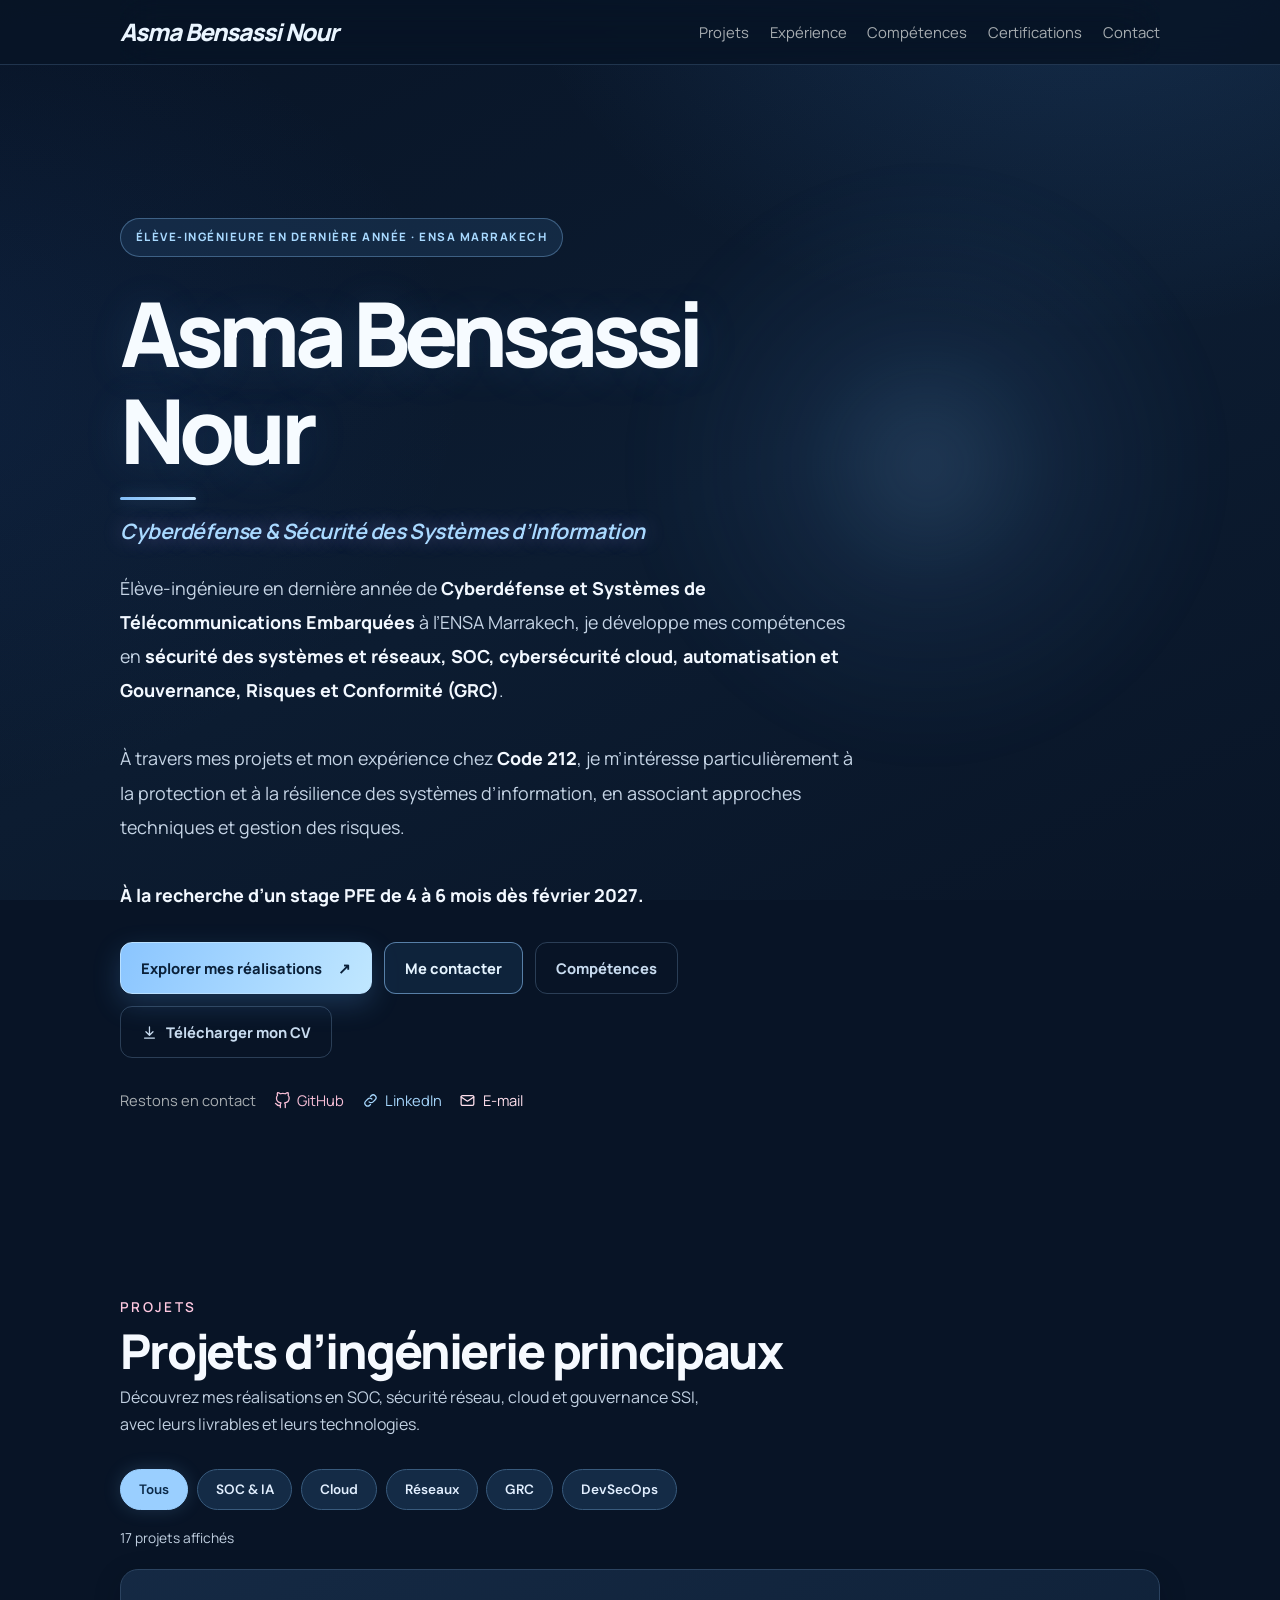
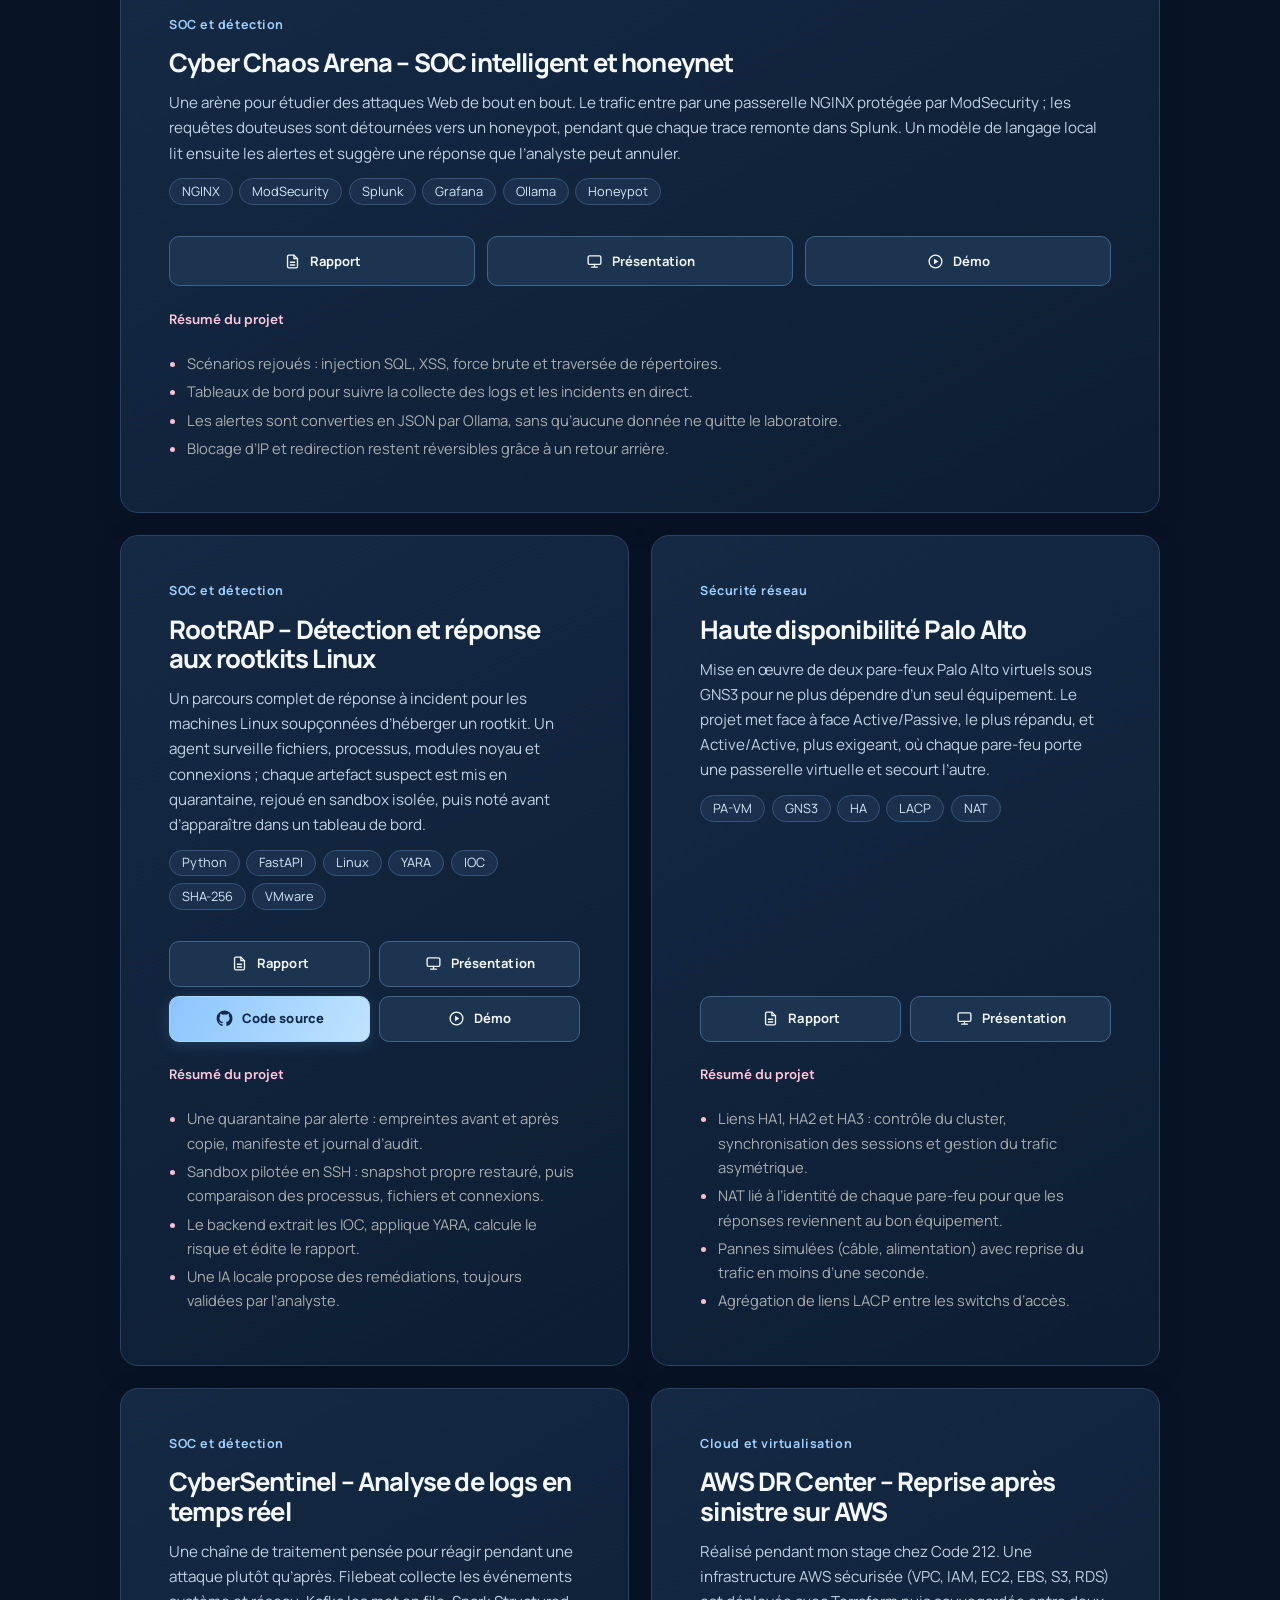
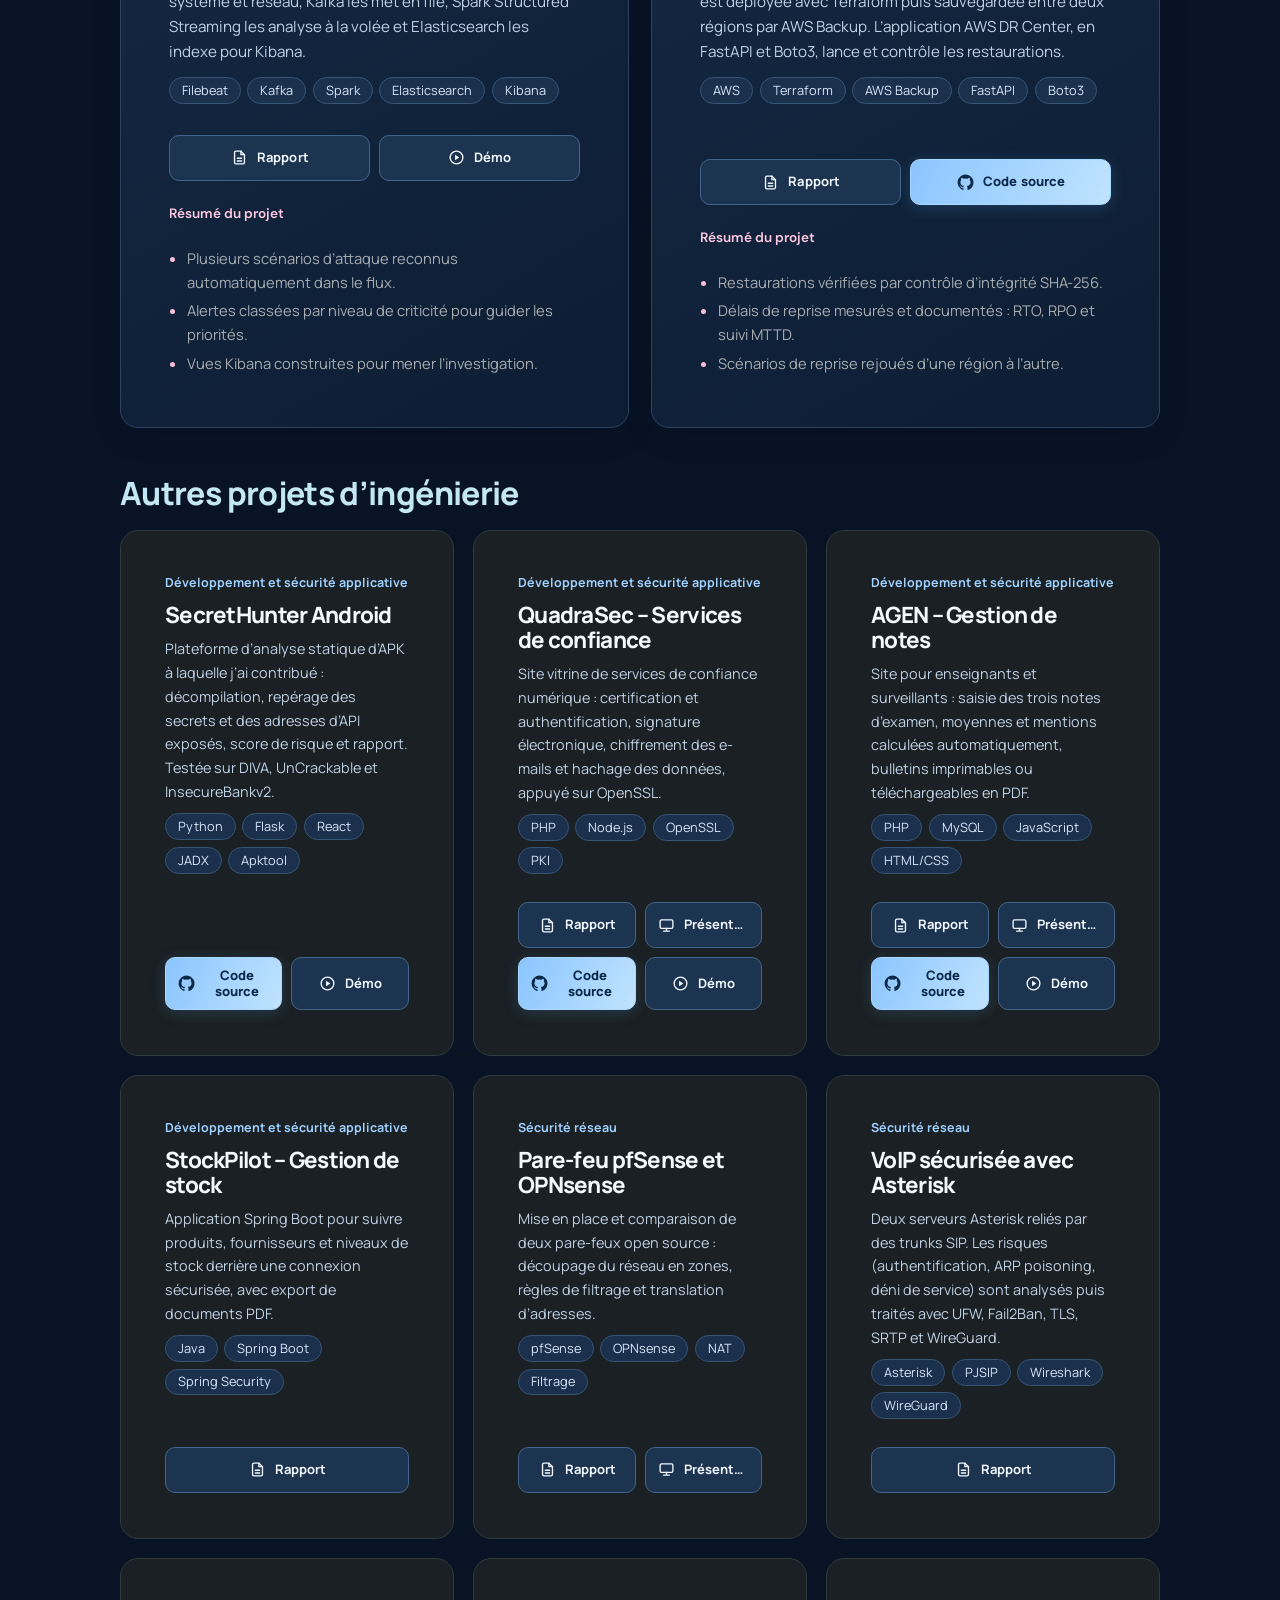
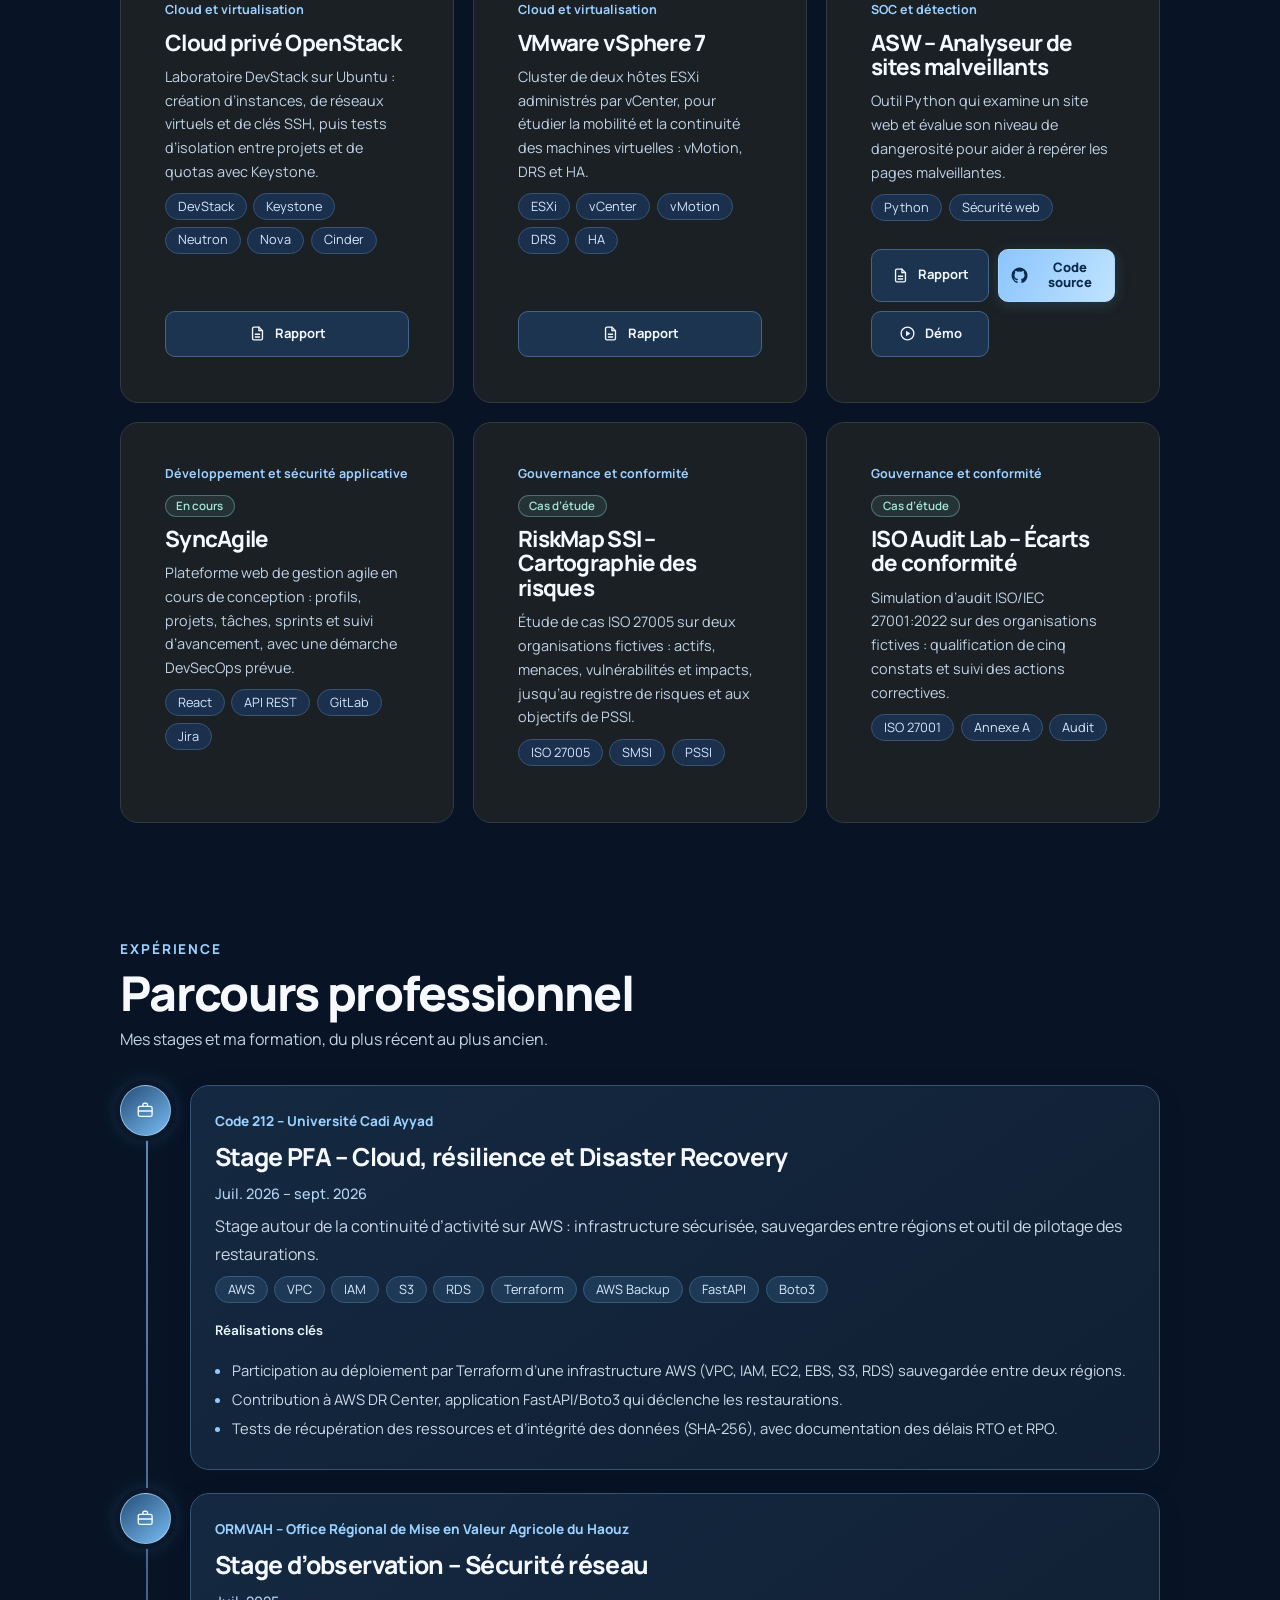
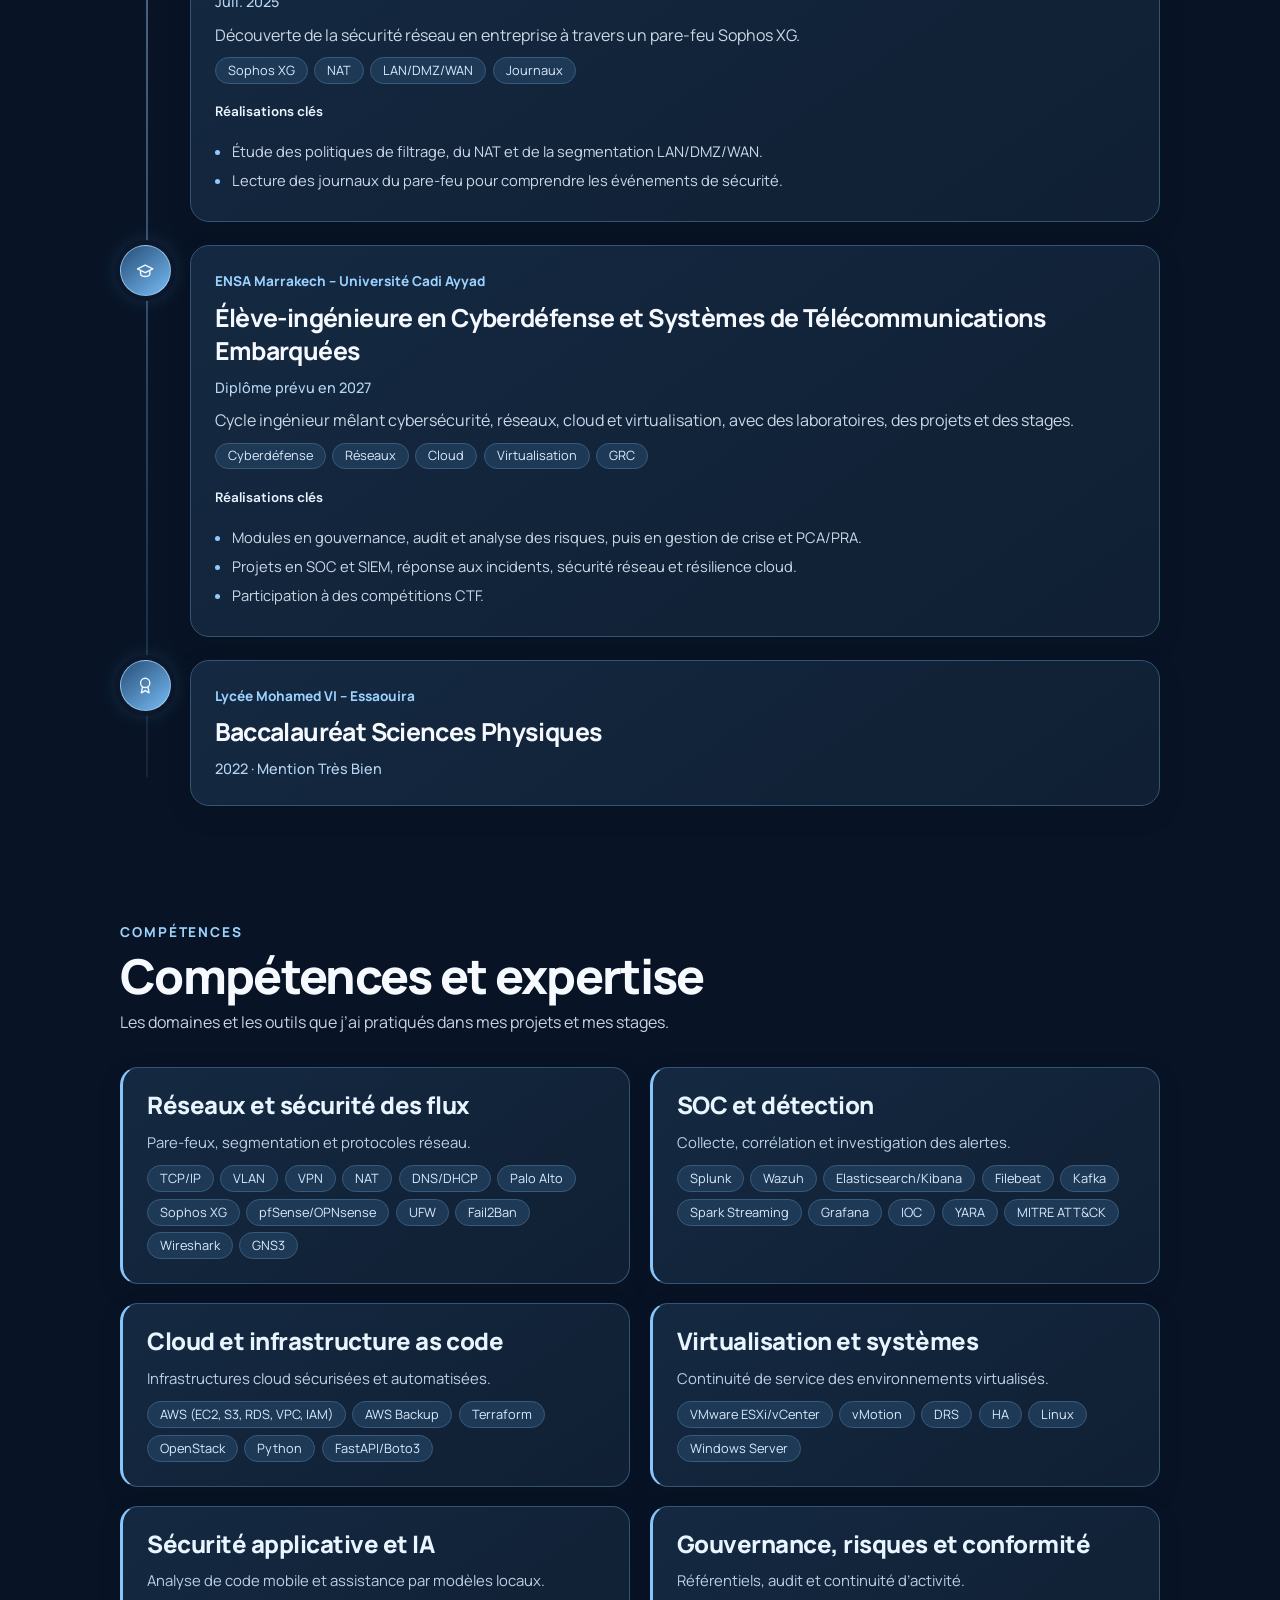
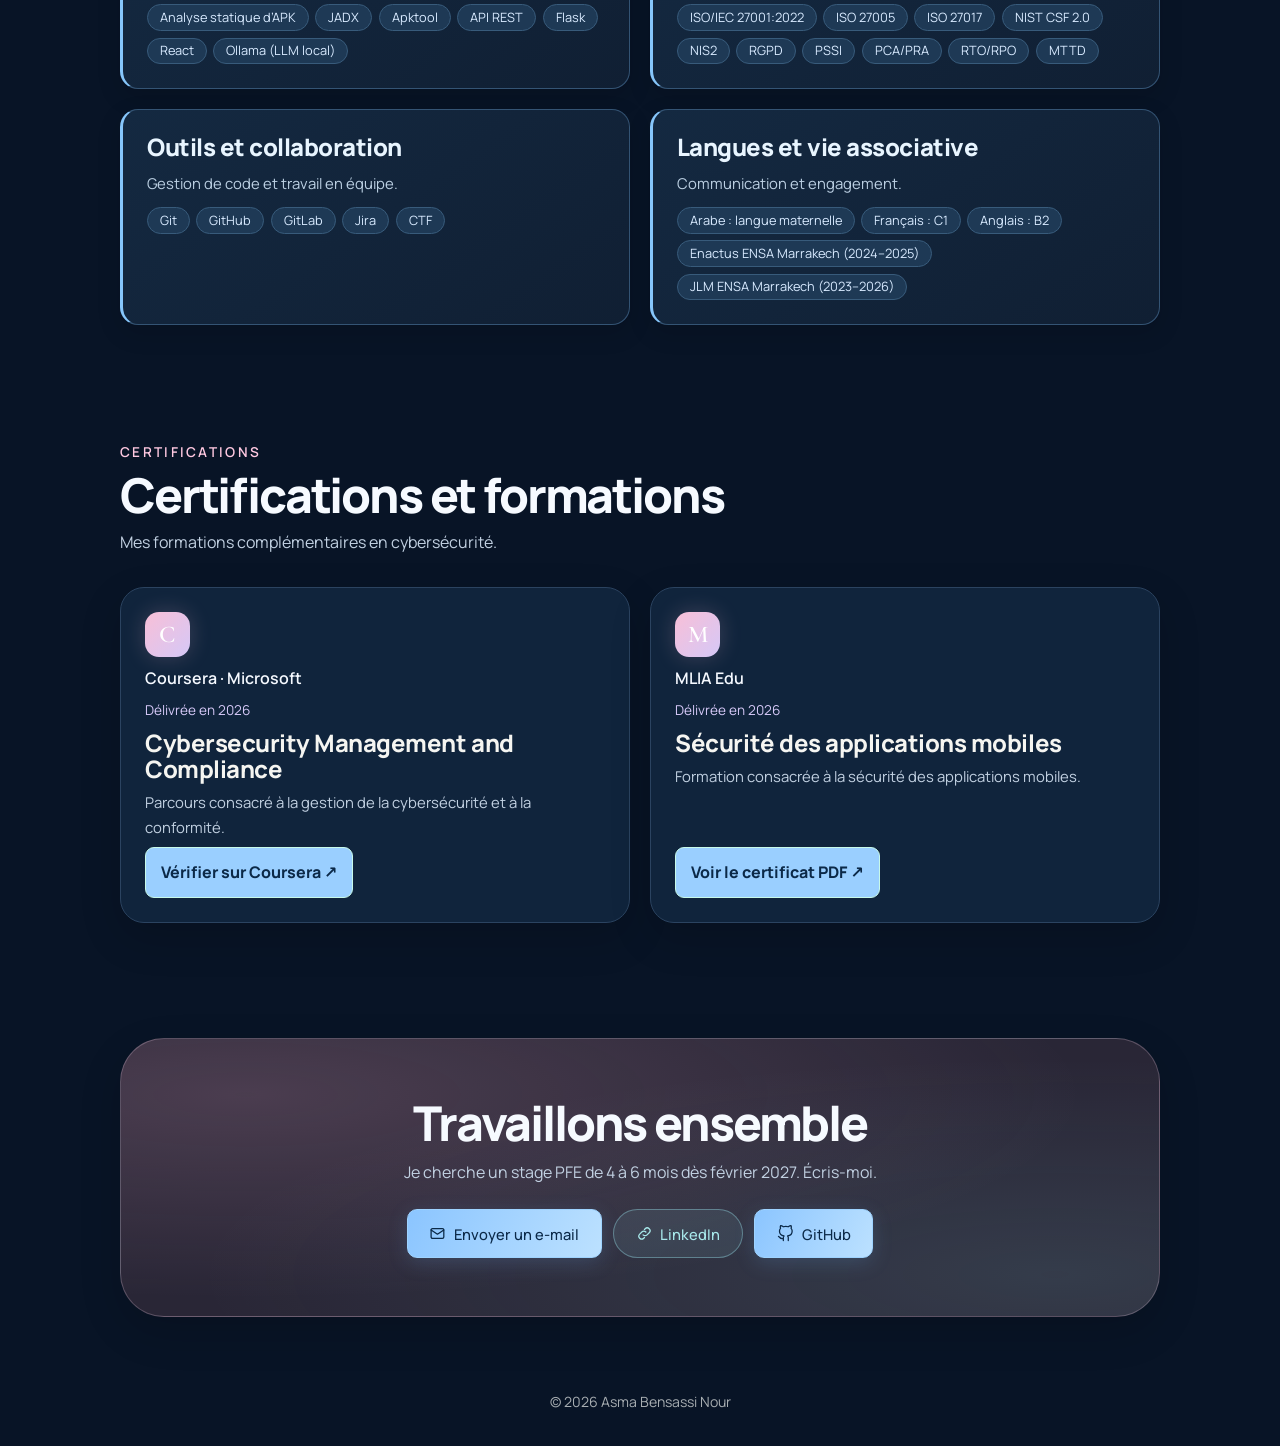
<file: index.html>
<!DOCTYPE html>

<html lang="fr">
<head>
<meta charset="utf-8"/>
<meta content="width=device-width, initial-scale=1, viewport-fit=cover" name="viewport"/>
<meta content="#13071a" name="theme-color"/>
<meta content="Portfolio d’Asma Bensassi Nour, élève-ingénieure en cyberdéfense à l’ENSA Marrakech." name="description"/>
<title>Asma Bensassi Nour – Portfolio</title>
<link href="https://fonts.googleapis.com/css2?family=Cormorant+Garamond:ital,wght@0,500;0,600;1,500&amp;family=DM+Sans:wght@400;500;600&amp;display=swap" rel="stylesheet"/>
<style>:root{--bg:#13071a;--glass:rgba(255,255,255,.05);--ink:#fdeef6;--muted:#cdb3c6;--rose:#ff7eb3;--rose2:#ffa8cf;--lilac:#b79cff;--line:rgba(255,160,205,.2);--glow:rgba(255,126,179,.45);
--serif:'Cormorant Garamond',Georgia,serif;--sans:'DM Sans',system-ui,-apple-system,'Segoe UI',sans-serif;color-scheme:dark}
html{scroll-behavior:smooth}*,*::before,*::after{box-sizing:border-box}
body{margin:0;color:var(--ink);font:400 1rem/1.65 var(--sans);background:var(--bg);
background-image:radial-gradient(55rem 38rem at 90% -8%,rgba(183,156,255,.26),transparent 62%),radial-gradient(48rem 34rem at -8% 18%,rgba(255,126,179,.2),transparent 62%),radial-gradient(40rem 30rem at 60% 95%,rgba(255,126,179,.12),transparent 65%);background-attachment:fixed}
a{color:inherit}:focus-visible{outline:2px solid var(--rose2);outline-offset:3px;border-radius:8px}
.wrap{max-width:1080px;margin:0 auto;padding:0 1.25rem}
main.wrap{padding-top:0}
section{padding:3.6rem 0;scroll-margin-top:4rem}
h1,h2,h3{font-family:var(--serif);font-weight:500;line-height:1.1;margin:0}
h2{font-size:clamp(2.1rem,5vw,3rem);margin-bottom:.4rem;background:linear-gradient(90deg,#fff,var(--rose2) 60%,var(--lilac));-webkit-background-clip:text;background-clip:text;color:transparent}
h4{font-family:var(--sans);font-size:.85rem;font-weight:600;color:var(--rose2);margin:.6rem 0 .2rem}
.label{font-size:.85rem;font-weight:600;color:var(--lilac);margin-bottom:.4rem}
.lead{color:var(--muted);max-width:60ch;margin:0 0 2rem}
svg.i{width:1.15em;height:1.15em;fill:none;stroke:currentColor;stroke-width:1.8;stroke-linecap:round;stroke-linejoin:round;flex:none}
header.bar{position:sticky;top:0;z-index:20;background:rgba(19,7,26,.72);backdrop-filter:blur(14px);-webkit-backdrop-filter:blur(14px);border-bottom:1px solid var(--line)}
nav{display:flex;justify-content:space-between;align-items:center;gap:1rem;padding:.75rem 0;flex-wrap:wrap}
.logo{font-family:var(--serif);font-size:1.5rem;font-style:italic;text-decoration:none;text-shadow:0 0 18px var(--glow)}
nav ul{display:flex;gap:1.3rem;list-style:none;margin:0;padding:0;flex-wrap:wrap}
nav ul a{text-decoration:none;color:var(--muted);font-size:.93rem;transition:color .2s,text-shadow .2s}
nav ul a:hover{color:var(--rose2);text-shadow:0 0 14px var(--glow)}
/* accueil */
.hero{display:grid;grid-template-columns:1fr 250px;gap:3rem;align-items:center;padding:3.2rem 0 2.4rem}
.hero h1{font-size:clamp(2.8rem,7vw,4.8rem);background:linear-gradient(100deg,var(--rose),#ffd1e6 30%,var(--lilac) 55%,var(--rose) 80%);background-size:250% 100%;-webkit-background-clip:text;background-clip:text;color:transparent;animation:shine 7s ease-in-out infinite alternate;filter:drop-shadow(0 0 22px var(--glow))}
@keyframes shine{to{background-position:100% 0}}
.role{font-family:var(--serif);font-style:italic;font-size:1.5rem;color:var(--lilac);margin:.6rem 0 1.1rem;text-shadow:0 0 20px rgba(183,156,255,.45)}
.hero p{max-width:60ch;color:var(--muted);margin:0}.hero p strong{color:var(--ink);font-weight:600}
.btns{display:flex;gap:.7rem;flex-wrap:wrap;margin-top:1.5rem}
.btn{display:inline-flex;align-items:center;gap:.5rem;padding:.7rem 1.35rem;border-radius:999px;text-decoration:none;font-weight:500;font-size:.92rem;border:1.5px solid var(--rose);transition:box-shadow .25s,transform .25s,background .25s}
.btn.fill{background:linear-gradient(120deg,var(--rose),var(--lilac));border-color:transparent;color:#2a0f26;box-shadow:0 0 24px var(--glow)}
.btn.fill:hover{box-shadow:0 0 38px var(--glow),0 0 70px rgba(183,156,255,.35);transform:translateY(-2px)}
.btn.ghost{color:var(--rose2);background:var(--glass)}.btn.ghost:hover{box-shadow:0 0 26px var(--glow);background:rgba(255,126,179,.14);transform:translateY(-2px)}
.connect{display:flex;gap:1.1rem;flex-wrap:wrap;align-items:center;margin-top:1.4rem;font-size:.92rem}
.connect span{color:var(--muted)}.connect a{display:inline-flex;align-items:center;gap:.4rem;text-decoration:none;color:var(--rose2)}.connect a:hover{text-shadow:0 0 14px var(--glow)}
.arch{aspect-ratio:5/6;width:250px;border-radius:999px 999px 24px 24px;background:linear-gradient(165deg,#ff9cc8,#f08cc4 50%,#b9a2ff);border:1.5px solid rgba(255,190,220,.55);position:relative;overflow:hidden;box-shadow:0 0 44px var(--glow),0 0 100px rgba(183,156,255,.28),inset 0 0 36px rgba(255,255,255,.14)}
.arch::after{content:"";position:absolute;inset:0;background:linear-gradient(120deg,rgba(255,255,255,.28),transparent 35%);pointer-events:none}
.arch img{position:absolute;inset:0;width:100%;height:100%;object-fit:cover;object-position:center bottom}
/* tags et liens */
.tags{display:flex;flex-wrap:wrap;gap:.4rem;list-style:none;margin:0;padding:0}
.tags li{background:rgba(255,126,179,.14);border:1px solid rgba(255,160,205,.3);border-radius:999px;padding:.12rem .75rem;font-size:.8rem;color:#ffd6e8}
.links{display:flex;gap:.5rem;flex-wrap:wrap;margin-top:.2rem}
.lk{display:inline-flex;align-items:center;gap:.35rem;font-size:.82rem;font-weight:500;text-decoration:none;color:var(--rose2);border:1px solid var(--line);background:rgba(255,255,255,.04);border-radius:999px;padding:.3rem .8rem;transition:background .2s,box-shadow .2s}
.lk:hover{background:rgba(255,126,179,.2);box-shadow:0 0 18px var(--glow)}.lk svg{width:1em;height:1em}
.sum{margin:0;padding-left:1.1rem;color:var(--muted);font-size:.92rem}.sum li{margin:.25rem 0}.sum li::marker{color:var(--rose)}
/* cartes projets */
.feats{display:grid;grid-template-columns:repeat(2,1fr);gap:1.4rem}
.card{position:relative;background:var(--glass);backdrop-filter:blur(14px);-webkit-backdrop-filter:blur(14px);border:1px solid var(--line);border-radius:26px;overflow:hidden;display:flex;flex-direction:column;transition:transform .3s,border-color .3s,box-shadow .3s}
.card:hover{transform:translateY(-4px);border-color:rgba(255,160,205,.65);box-shadow:0 10px 40px rgba(255,126,179,.28)}
.card .body{padding:1.3rem 1.5rem 1.5rem;display:flex;flex-direction:column;gap:.7rem;flex:1}
.card h3{font-size:1.6rem}.card p{margin:0;color:var(--muted);font-size:.95rem}
.cover{display:block;position:relative;aspect-ratio:16/9;overflow:hidden;text-decoration:none;flex:none}
.cover img{width:100%;height:100%;object-fit:cover;object-position:top;display:block;transition:transform .5s}
.card:hover .cover img{transform:scale(1.05)}
.cover.art{display:grid;place-items:center;color:#fff;background:linear-gradient(135deg,rgba(255,126,179,.75),rgba(130,80,185,.8))}
.cover.art svg{width:3.6rem;height:3.6rem;stroke-width:1.4;filter:drop-shadow(0 6px 14px rgba(0,0,0,.3))}
.cover.art::before{content:"";position:absolute;width:9rem;height:9rem;border-radius:50%;background:rgba(255,255,255,.16);right:-2.5rem;top:-3rem}
.feat.wide{grid-column:1/-1;flex-direction:row}.feat.wide .cover{width:50%;aspect-ratio:16/9;align-self:center;margin:1.3rem 0 1.3rem 1.3rem;border-radius:18px;border:1px solid var(--line)}.feat.wide .cover img{object-position:center}
h3.sub{font-size:2rem;margin:3rem 0 1.2rem;color:var(--rose2)}
.minis{display:grid;grid-template-columns:repeat(3,1fr);gap:1.2rem}
.mini{padding:1.4rem;gap:.7rem}.mini h3{font-size:1.4rem}.mini .links{margin-top:auto}
.mi{width:2.7rem;height:2.7rem;border-radius:14px;display:grid;place-items:center;color:#fff;background:linear-gradient(135deg,var(--rose),var(--lilac));box-shadow:0 0 22px var(--glow)}.mi svg{width:1.35rem;height:1.35rem}
/* parcours */
.timeline{display:grid;gap:1.2rem}
.job{display:grid;grid-template-columns:3.2rem 1fr;gap:1.1rem;align-items:start}
.dot{width:3.2rem;height:3.2rem;border-radius:50%;display:grid;place-items:center;color:#fff;background:linear-gradient(135deg,var(--rose),var(--lilac));box-shadow:0 0 0 4px rgba(255,126,179,.18),0 0 22px var(--glow)}
.box{background:var(--glass);backdrop-filter:blur(14px);-webkit-backdrop-filter:blur(14px);border:1px solid var(--line);border-radius:24px;padding:1.3rem 1.5rem;display:flex;flex-direction:column;gap:.5rem}
.org{font-size:.85rem;font-weight:600;color:var(--lilac)}.box h3{font-size:1.55rem}.meta{color:var(--rose2);font-size:.9rem;font-weight:500}.box p{margin:0;color:var(--muted)}
/* compétences et certifications */
.skills{display:grid;grid-template-columns:repeat(2,1fr);gap:1.3rem}
.skill,.cert{background:var(--glass);backdrop-filter:blur(14px);-webkit-backdrop-filter:blur(14px);border:1px solid var(--line);border-radius:24px;padding:1.5rem;display:flex;flex-direction:column;gap:.7rem;transition:border-color .3s,box-shadow .3s}
.skill:hover,.cert:hover{border-color:rgba(255,160,205,.6);box-shadow:0 0 34px rgba(255,126,179,.22)}
.skill h3,.cert h3{font-size:1.5rem;color:var(--rose2)}.skill p,.cert p{margin:0;color:var(--muted);font-size:.93rem}
.certs{display:grid;grid-template-columns:repeat(2,1fr);gap:1.3rem}
.badge{width:2.8rem;height:2.8rem;border-radius:14px;display:grid;place-items:center;font-family:var(--serif);font-size:1.5rem;font-weight:600;color:#fff;background:linear-gradient(135deg,var(--rose),var(--lilac));box-shadow:0 0 22px var(--glow)}
.iss{font-weight:600}.when{font-size:.85rem;color:var(--lilac)}.cert h3{color:var(--ink)}
.contactbox{text-align:center;background:linear-gradient(145deg,rgba(255,126,179,.2),rgba(183,156,255,.16));border:1px solid rgba(255,160,205,.35);border-radius:44px;padding:3.6rem 1.5rem;box-shadow:0 0 60px rgba(255,126,179,.2)}
.contactbox .lead{margin:.6rem auto 0}.contactbox .btns{justify-content:center}
footer{text-align:center;color:var(--muted);font-size:.88rem;padding:1rem 0 2rem}
@media (max-width:900px){.minis{grid-template-columns:repeat(2,1fr)}.feat.wide{flex-direction:column}.feat.wide .cover{width:auto;margin:1.2rem 1.2rem 0}}
@media (max-width:700px){.hero{grid-template-columns:1fr;gap:2rem}.arch{margin:0 auto;order:-1;width:200px}.feats,.minis,.skills,.certs{grid-template-columns:1fr}section{padding:2.8rem 0}body{background-attachment:scroll}.job{grid-template-columns:2.6rem 1fr;gap:.8rem}.dot{width:2.6rem;height:2.6rem}}
@media (prefers-reduced-motion:reduce){html{scroll-behavior:auto}*{transition:none!important;animation:none!important}}

/* ===== v3 : photo, schémas, boutons colorés ===== */
:root{--mint:#5eead4;--amber:#fbbf24;--sky:#7cc4ff}
.arch{background:radial-gradient(85% 60% at 50% 22%,rgba(255,126,179,.30),transparent 70%),linear-gradient(170deg,#3b1651,#22102f 65%,#170a24);border:1.5px solid rgba(255,190,220,.5)}
.arch::after{background:linear-gradient(120deg,rgba(255,255,255,.12),transparent 35%)}
.cover.art{aspect-ratio:16/9;display:block;background:radial-gradient(90% 80% at 50% 0%,rgba(var(--c),.30),transparent 70%),radial-gradient(60% 60% at 100% 100%,rgba(var(--c),.16),transparent 70%),#1a0b26}
.cover.art::before,.cover.art::after{display:none}
.cover.art svg.sch{width:100%;height:100%;display:block;stroke-width:initial;filter:none}
.cover.art:hover{box-shadow:inset 0 0 0 1.5px rgba(var(--c),.7)}
.g-soc{--c:255,126,179}.g-reseau{--c:124,196,255}.g-cloud{--c:183,156,255}.g-dev{--c:251,191,36}.g-gov{--c:94,234,212}
.nl{font:600 11.5px var(--sans);fill:#fff}.ns{font:400 8.5px var(--sans);fill:#cdb3c6}
.el{font:500 8.5px var(--sans);fill:#f0dbe8;paint-order:stroke;stroke:#1a0b26;stroke-width:3px}
.feat.wide .cover.art{aspect-ratio:16/9}
.card:hover{border-color:var(--k)}
.cat{font-size:.78rem;font-weight:600}
.bdg{align-self:flex-start;font-size:.72rem;font-weight:600;color:var(--mint);background:rgba(94,234,212,.12);border:1px solid rgba(94,234,212,.4);border-radius:999px;padding:.05rem .65rem}
.mini{padding:0;gap:0}.mini .body{padding:1.1rem 1.25rem 1.3rem;gap:.6rem}.mini h3{font-size:1.4rem}.mini p{font-size:.9rem}
.mini .cover.art{border-bottom:1px solid var(--line)}
.lk{--k:255,126,179;color:rgb(var(--k));border-color:rgba(var(--k),.45);background:rgba(var(--k),.1)}
.lk:hover{background:rgba(var(--k),.3);box-shadow:0 0 18px rgba(var(--k),.5)}
.lk.rap{--k:255,126,179}.lk.pres{--k:183,156,255}.lk.demo{--k:94,234,212}.lk.git{--k:251,191,36}
.btn.mint{color:var(--mint);border-color:rgba(94,234,212,.7);background:rgba(94,234,212,.08)}.btn.mint:hover{background:rgba(94,234,212,.2);box-shadow:0 0 26px rgba(94,234,212,.4);transform:translateY(-2px)}
.btn.amber{color:var(--amber);border-color:rgba(251,191,36,.7);background:rgba(251,191,36,.08)}.btn.amber:hover{background:rgba(251,191,36,.2);box-shadow:0 0 26px rgba(251,191,36,.4);transform:translateY(-2px)}
.btn.sky{color:var(--sky);border-color:rgba(124,196,255,.7);background:rgba(124,196,255,.08)}.btn.sky:hover{background:rgba(124,196,255,.2);box-shadow:0 0 26px rgba(124,196,255,.4);transform:translateY(-2px)}
.btn.cv{background:linear-gradient(120deg,var(--mint),var(--sky));border-color:transparent;color:#06222a;box-shadow:0 0 24px rgba(94,234,212,.35)}.btn.cv:hover{box-shadow:0 0 38px rgba(94,234,212,.55);transform:translateY(-2px)}
.connect a.c-git{color:var(--amber)}.connect a.c-in{color:var(--sky)}.connect a.c-mail{color:var(--rose2)}
.skill{border-left:3px solid var(--sk,#ff7eb3)}.skill h3{color:var(--sk,#ff7eb3)}
.skills .skill:nth-child(5n+1){--sk:#ff7eb3}.skills .skill:nth-child(5n+2){--sk:#b79cff}.skills .skill:nth-child(5n+3){--sk:#5eead4}.skills .skill:nth-child(5n+4){--sk:#fbbf24}.skills .skill:nth-child(5n){--sk:#7cc4ff}
.job:nth-child(2) .dot{background:linear-gradient(135deg,var(--mint),var(--sky))}.job:nth-child(3) .dot{background:linear-gradient(135deg,var(--amber),var(--rose))}.job:nth-child(4) .dot{background:linear-gradient(135deg,var(--sky),var(--lilac))}
@media (max-width:900px){.feat.wide .cover.art{width:auto}}
</style>
<link href="https://fonts.googleapis.com/css2?family=Inter:wght@400;500;600;700;800&amp;display=swap" rel="stylesheet"/>
<style>
/* Asma / signature visual identity */
:root{--bg:#0b0b19;--glass:#15152b;--ink:#fbf8ff;--muted:#bcb5d2;--rose:#c9a2ff;--rose2:#e0bdff;--lilac:#9a7cff;--mint:#52e2ce;--amber:#f1c783;--sky:#a7b9ff;--line:rgba(190,163,255,.22);--glow:rgba(145,100,255,.25);--serif:'Cormorant Garamond',Georgia,serif;--sans:'DM Sans',system-ui,sans-serif;color-scheme:dark}
html{scroll-behavior:smooth}body{background:#0b0b19!important;background-image:radial-gradient(ellipse 65rem 40rem at 100% 0%,rgba(113,66,207,.22),transparent 65%),radial-gradient(ellipse 46rem 35rem at -10% 38%,rgba(26,174,168,.09),transparent 70%),radial-gradient(ellipse 55rem 45rem at 90% 80%,rgba(182,103,208,.1),transparent 70%)!important;color:var(--ink)}
body::before{content:'';position:fixed;inset:0;pointer-events:none;opacity:.22;background-image:radial-gradient(#d6c3ff 0.6px,transparent .7px);background-size:26px 26px;mask-image:linear-gradient(to bottom,#000,transparent 90%);z-index:-1}
.card,.skill,.cert,.job .box,.contactbox{background:linear-gradient(145deg,rgba(34,28,60,.93),rgba(17,19,39,.96))!important;border:1px solid rgba(196,167,255,.21)!important;box-shadow:0 15px 42px rgba(0,0,0,.16);transition:transform .25s ease,border-color .25s ease,box-shadow .25s ease}
.card:hover,.skill:hover,.cert:hover{transform:translateY(-5px);border-color:rgba(188,153,255,.65)!important;box-shadow:0 22px 55px rgba(77,39,141,.25),0 0 0 1px rgba(188,153,255,.09)}
h1,h2,h3{letter-spacing:-.018em}h1,h2{font-family:var(--serif)!important}h2{font-weight:600} .label{color:#d6b7ff!important;letter-spacing:.17em;text-transform:uppercase}
.btn.fill{background:linear-gradient(110deg,#b58aff,#e2b5e8)!important;color:#151022!important;border-color:transparent!important;box-shadow:0 9px 32px rgba(171,113,247,.27)}
.btn.mint,.lk.rap{color:#68e9d7!important;border-color:rgba(82,226,206,.42)!important;background:rgba(82,226,206,.09)!important}
.btn.amber,.lk.git{color:#f6d296!important;border-color:rgba(241,199,131,.45)!important;background:rgba(241,199,131,.08)!important}
.btn.sky,.lk.pres{color:#c9b3ff!important;border-color:rgba(201,179,255,.45)!important;background:rgba(201,179,255,.08)!important}
.btn.cv{background:linear-gradient(115deg,#f2d49c,#dfabde)!important;color:#251627!important;box-shadow:0 8px 28px rgba(242,212,156,.2)}
.btn,.lk{transition:transform .2s ease,box-shadow .2s ease,background .2s ease}.btn:hover,.lk:hover{transform:translateY(-2px)}
.tags li{background:rgba(172,142,235,.1)!important;border-color:rgba(191,163,255,.22)!important;color:#e7dbff!important}
.feat .cover.art,.mini .cover.art{background:radial-gradient(ellipse at 50% 30%,rgba(113,80,172,.22),transparent 70%),#151329!important}
.sch rect{filter:none}.sch .nl{fill:#f9f3ff}.sch .ns{fill:#d3c6e5}.sch .el{fill:#f2dafa}
.filter-bar{display:flex;gap:.55rem;flex-wrap:wrap;margin:1.7rem 0 1.8rem}.filter-chip{cursor:pointer;border:1px solid rgba(199,173,255,.26);background:rgba(26,23,47,.82);color:#e6dff4;padding:.7rem 1.12rem;border-radius:100px;font:600 .85rem var(--sans);transition:all .2s}.filter-chip:hover{border-color:#d2a6ff;background:rgba(146,99,218,.19)}.filter-chip[aria-pressed="true"]{background:linear-gradient(110deg,#b78cff,#e2b5e8);border-color:transparent;color:#1d132e;box-shadow:0 5px 24px rgba(173,123,242,.3)}.card[hidden]{display:none!important}.project-count{font-size:.86rem;color:#bfb4d5;margin-top:-.75rem;margin-bottom:1.2rem}
.feat .body{gap:.8rem}.feat .body h3{line-height:1.15}.feat .links{display:flex;gap:.5rem;flex-wrap:wrap}.feat .links a{border-radius:10px}.feat .cat{letter-spacing:.045em}.feat .cover{overflow:hidden}.feat .cover svg{transition:transform .45s ease}.feat:hover .cover svg{transform:scale(1.025)}
nav{backdrop-filter:blur(20px)}a:focus-visible,button:focus-visible{outline:2px solid #67e8d8;outline-offset:4px}
@media(prefers-reduced-motion:reduce){*,*:before,*:after{scroll-behavior:auto!important;transition:none!important;animation:none!important}}
@media(max-width:600px){.filter-chip{padding:.55rem .85rem;font-size:.78rem}.filter-bar{gap:.4rem}.feat .links a{justify-content:center}}

/* Boutons des projets : une seule couleur signature, lavande lumineuse */
.feat .links a.lk, .card .links a.lk {
  display:inline-flex!important;align-items:center;justify-content:center;gap:.45rem;
  min-height:42px;padding:.7rem 1rem!important;border-radius:12px!important;
  font-weight:750!important;font-size:.85rem!important;line-height:1.2;
  text-decoration:none!important;opacity:1!important;
  background:linear-gradient(120deg,#b99aff,#dbc6ff)!important;
  color:#211333!important;border:1px solid #e5d6ff!important;
  box-shadow:0 6px 18px rgba(138,91,219,.23)!important;
  transition:transform .2s ease,box-shadow .2s ease,filter .2s ease!important;
}
.feat .links a.lk svg,.card .links a.lk svg {stroke:currentColor!important;flex-shrink:0}
.feat .links a.lk:hover,.card .links a.lk:hover {
  transform:translateY(-3px)!important;filter:brightness(1.07);
  box-shadow:0 11px 26px rgba(170,125,243,.36)!important;
}
.feat .links a.lk:focus-visible,.card .links a.lk:focus-visible {outline:3px solid #fff!important;outline-offset:3px}


/* Identité rose bébé : fond prune doux, accents rose poudré, boutons uniformes */
:root{--bg:#1b1120!important;--ink:#fff4f9!important;--muted:#e1cbd9!important;--rose:#f6b6d2!important;--rose2:#ffd0e3!important;--lilac:#e6b9d6!important;--line:rgba(255,192,219,.24)!important;--glow:rgba(244,164,199,.26)!important}
body{background-color:#1b1120!important;background-image:radial-gradient(55rem 38rem at 85% -10%,rgba(249,184,211,.22),transparent 65%),radial-gradient(48rem 32rem at -10% 25%,rgba(212,135,173,.14),transparent 65%)!important}
header.bar{background:rgba(28,17,32,.88)!important}
.hero h1,h2{background-image:linear-gradient(95deg,#fff8fc,#ffd1e3 48%,#eeb3d0)!important}
.role,.label,h4{color:#ffd1e4!important}
.card,.skill,.cert,.job .box,.contactbox{background:linear-gradient(145deg,rgba(57,34,53,.94),rgba(31,22,39,.97))!important;border-color:rgba(249,188,214,.26)!important}
.card:hover,.skill:hover,.cert:hover{border-color:rgba(255,197,222,.65)!important;box-shadow:0 20px 50px rgba(177,94,132,.18)!important}
.btn.fill,.btn.cv{background:linear-gradient(120deg,#f5b4d0,#ffdaea)!important;color:#392038!important;border-color:transparent!important;box-shadow:0 8px 26px rgba(231,151,189,.22)!important}
.filter-chip{background:rgba(57,34,53,.9)!important;border-color:rgba(251,196,220,.3)!important;color:#ffe5ef!important}
.filter-chip[aria-pressed="true"]{background:linear-gradient(120deg,#f2b3ce,#ffdaea)!important;color:#382037!important;box-shadow:0 6px 20px rgba(231,151,189,.2)!important}
.filter-chip:hover{border-color:#ffdaea!important}
.feat .cover.art,.mini .cover.art{background:radial-gradient(ellipse at 50% 30%,rgba(213,124,167,.18),transparent 70%),#261a2d!important}
.feat .links a.lk,.card .links a.lk{background:linear-gradient(120deg,#f3b5d0,#ffdaea)!important;color:#3b2337!important;border:1px solid #ffe6ef!important;box-shadow:0 6px 18px rgba(225,144,183,.23)!important}
.feat .links a.lk:hover,.card .links a.lk:hover{box-shadow:0 11px 25px rgba(235,160,194,.36)!important}
.tags li{background:rgba(245,173,207,.10)!important;border-color:rgba(251,194,220,.25)!important;color:#ffe3f0!important}
/* Boîte de dialogue des démonstrations */
.demo-dialog{width:min(700px,calc(100% - 2rem));max-height:85vh;overflow:auto;border:1px solid #f6bed8;border-radius:20px;padding:1.5rem;background:#2a1a30;color:#fff4f9;box-shadow:0 30px 90px rgba(0,0,0,.5)}
.demo-dialog::backdrop{background:rgba(15,7,17,.78);backdrop-filter:blur(5px)}
.demo-dialog h3{font-size:1.65rem;margin-bottom:.6rem}.demo-dialog p{color:#f0d9e6}.demo-dialog video{width:100%;border-radius:12px;background:#160e1c;max-height:380px}
.demo-dialog .demo-close{float:right;cursor:pointer;border:0;background:#f4bdd6;color:#382037;padding:.5rem .9rem;border-radius:10px;font-weight:700}
.demo-dialog .demo-note{font-size:.9rem;color:#f7d9e7;margin-top:.8rem}
</style><style>
/* Édition rose bébé / menthe / bleu glacier — palette harmonisée */
:root{--bg:#191923!important;--ink:#fff8fc!important;--muted:#d6d6e5!important;--rose:#f8bfd7!important;--rose2:#ffe0ed!important;--lilac:#d5c8f7!important;--mint:#8ce3d3!important;--sky:#a5d5fb!important;--amber:#f8bfd7!important;--line:rgba(241,204,231,.25)!important;--glow:rgba(248,191,215,.2)!important}
body{background-color:#191923!important;background-image:radial-gradient(ellipse 58rem 40rem at 85% 0%,rgba(248,174,210,.19),transparent 69%),radial-gradient(ellipse 48rem 33rem at 0% 30%,rgba(127,219,209,.11),transparent 69%),radial-gradient(ellipse 52rem 34rem at 95% 73%,rgba(143,198,250,.12),transparent 69%),linear-gradient(160deg,#211a2c,#171d2a 56%,#201b2d)!important}
header.bar{background:rgba(25,25,35,.9)!important;border-bottom:1px solid rgba(255,212,231,.18)!important}
.hero h1,h2{background-image:linear-gradient(105deg,#fff8fc 4%,#ffcde1 53%,#b4defb 100%)!important}
.role,.label,h4{color:#ffc9e1!important}
.card,.skill,.cert,.job .box,.contactbox{background:linear-gradient(145deg,rgba(52,41,62,.93),rgba(29,35,49,.96))!important;border-color:rgba(232,199,224,.26)!important}
.card:hover,.skill:hover,.cert:hover{border-color:rgba(249,195,220,.68)!important;box-shadow:0 18px 45px rgba(227,155,191,.12)!important}
.arch{background:radial-gradient(70% 60% at 25% 25%,rgba(249,190,215,.25),transparent),radial-gradient(65% 65% at 85% 85%,rgba(133,214,211,.18),transparent),linear-gradient(150deg,#35263e,#1d2735)!important;border-color:rgba(250,206,226,.45)!important}
.feat .cover.art,.mini .cover.art{background:radial-gradient(ellipse at 25% 25%,rgba(246,174,205,.15),transparent 62%),radial-gradient(ellipse at 85% 75%,rgba(134,210,232,.12),transparent 65%),#202333!important}
/* Tous les boutons d'action des projets gardent un seul dégradé rose signature */
.feat .links a.lk,.card .links a.lk{background:linear-gradient(125deg,#f6b9d3 0%,#ffe1ec 100%)!important;color:#352338!important;border:1px solid #ffe7f0!important;box-shadow:0 6px 18px rgba(231,153,188,.22)!important}
.feat .links a.lk:hover,.card .links a.lk:hover{box-shadow:0 12px 25px rgba(245,172,205,.35)!important}
.btn.fill,.btn.cv{background:linear-gradient(125deg,#f6b9d3,#ffe1ec)!important;color:#352338!important;border-color:transparent!important}
.btn.sky,.btn.mint{background:rgba(145,215,226,.10)!important;color:#a8e9eb!important;border-color:rgba(145,215,226,.42)!important}
.btn.amber{background:rgba(246,185,211,.1)!important;color:#ffcee2!important;border-color:rgba(246,185,211,.4)!important}
.filter-chip{background:rgba(47,43,62,.85)!important;border-color:rgba(244,201,223,.27)!important;color:#f9e7f1!important}
.filter-chip[aria-pressed="true"]{background:linear-gradient(120deg,#f6b9d3,#ffe1ec)!important;color:#352338!important}
.filter-chip:hover{border-color:#f6b9d3!important}
.tags li{background:rgba(172,207,229,.07)!important;border-color:rgba(176,218,230,.22)!important;color:#e8e5f5!important}
.bdg{color:#a5e7d9!important;background:rgba(140,227,211,.10)!important;border-color:rgba(140,227,211,.35)!important}
.skill{border-left-color:#f6b9d3!important}.skill h3{color:#ffcee2!important}
.skills .skill:nth-child(3n+2){border-left-color:#8ce3d3!important}.skills .skill:nth-child(3n+2) h3{color:#a8eadf!important}
.skills .skill:nth-child(3n){border-left-color:#a5d5fb!important}.skills .skill:nth-child(3n) h3{color:#bddfff!important}
.job:nth-child(2) .dot{background:linear-gradient(135deg,#f6b9d3,#e6c9ee)!important}.job:nth-child(3) .dot{background:linear-gradient(135deg,#8ce3d3,#a5d5fb)!important}.job:nth-child(4) .dot{background:linear-gradient(135deg,#a5d5fb,#f6b9d3)!important}
.contactbox{background:radial-gradient(ellipse at 12% 20%,rgba(249,180,210,.16),transparent 65%),radial-gradient(ellipse at 90% 85%,rgba(136,215,222,.12),transparent 65%),#292636!important}
.demo-dialog{background:#292536!important;border-color:#f6b9d3!important}.demo-dialog .demo-close{background:linear-gradient(125deg,#f6b9d3,#ffe1ec)!important}
a:focus-visible,button:focus-visible{outline-color:#a5d5fb!important}
</style><style>
/* Édition signature : rose bébé, menthe et bleu glacier */
:root { --signature-rose:#f7b7d2; --signature-mint:#8ce3d3; --signature-blue:#a5d5fb; }
.hero h1 {
  background:linear-gradient(105deg,#fff9fd 0%,#ffc1dc 36%,#b6e9e1 69%,#b6dafa 100%)!important;
  -webkit-background-clip:text!important;background-clip:text!important;
  -webkit-text-fill-color:transparent!important;
  font-weight:850!important;letter-spacing:-.055em!important;
  text-shadow:none!important;filter:drop-shadow(0 7px 25px rgba(250,171,205,.15));
}
.hero h1::after {content:"";display:block;width:116px;height:4px;margin:18px 0 0;
  border-radius:99px;background:linear-gradient(90deg,#f7b7d2,#8ce3d3,#a5d5fb);}
header .logo {font-weight:850!important;letter-spacing:-.045em!important;
  background:linear-gradient(100deg,#ffd2e5,#a8eadd,#a9d8ff)!important;
  -webkit-background-clip:text!important;background-clip:text!important;
  -webkit-text-fill-color:transparent!important;}
h2 {background:linear-gradient(105deg,#ffcae1 5%,#b9e7e2 60%,#b4d9ff 100%)!important;
  -webkit-background-clip:text!important;background-clip:text!important;
  -webkit-text-fill-color:transparent!important;
  letter-spacing:-.035em!important;font-weight:800!important;}
.card h3,.feat h3,.mini h3 {color:#ffe0ed!important;letter-spacing:-.025em!important;}
.card:nth-child(3n+2) h3,.mini:nth-child(3n+2) h3 {color:#b5eee3!important;}
.card:nth-child(3n) h3,.mini:nth-child(3n) h3 {color:#bfddff!important;}
h3.sub {color:#c3e7f5!important;}
/* Boutons différenciés par fonction, mais unifiés dans leur forme */
.feat .links a.lk,.card .links a.lk {
  display:inline-flex!important;align-items:center!important;justify-content:center!important;
  min-height:40px!important;padding:10px 15px!important;
  border-radius:11px!important;font-weight:750!important;
  letter-spacing:.005em!important;transition:transform .2s ease,box-shadow .2s ease!important;
  text-decoration:none!important;
}
.feat .links a.lk.rap,.card .links a.lk.rap {
  background:linear-gradient(130deg,#f7b7d2,#ffe0eb)!important;
  color:#44243a!important;border:1px solid #ffe2ed!important;
  box-shadow:0 5px 18px rgba(247,183,210,.2)!important;
}
.feat .links a.lk.pres,.card .links a.lk.pres {
  background:linear-gradient(130deg,#9ae5d8,#d4faf0)!important;
  color:#183e39!important;border:1px solid #d3f9ee!important;
  box-shadow:0 5px 18px rgba(140,227,211,.18)!important;
}
.feat .links a.lk.git,.card .links a.lk.git {
  background:linear-gradient(130deg,#9fcff8,#d7ecff)!important;
  color:#1b3650!important;border:1px solid #d9eeff!important;
  box-shadow:0 5px 18px rgba(165,213,251,.2)!important;
}
.feat .links a.lk.demo,.card .links a.lk.demo {
  background:linear-gradient(130deg,#f6c7e9,#d9c6ff)!important;
  color:#3c2854!important;border:1px solid #f4defc!important;
  box-shadow:0 5px 18px rgba(217,198,255,.2)!important;
}
.feat .links a.lk:hover,.card .links a.lk:hover {
  transform:translateY(-3px)!important;filter:saturate(1.12) brightness(1.04)!important;
  box-shadow:0 11px 24px rgba(186,182,229,.25)!important;
}
.btn.fill {background:linear-gradient(110deg,#f6b9d3,#ffe2ee)!important;color:#3d2639!important;}
.btn.mint {background:linear-gradient(110deg,#91dfd4,#c5f4e9)!important;color:#1e3c39!important;border-color:transparent!important;}
.btn.amber {background:linear-gradient(110deg,#a4d4fa,#d8ebff)!important;color:#233c53!important;border-color:transparent!important;}
.btn.cv {background:linear-gradient(110deg,#f5c5e5,#d8c8ff)!important;color:#352a4b!important;}
@media(max-width:600px){.hero h1{letter-spacing:-.035em!important}.feat .links a.lk,.card .links a.lk{min-height:42px!important}}
</style><style>
/* Nouvelle direction artistique : vert signature, fond lumineux et cartes éditoriales */
:root{--bg:#101f28!important;--ink:#f4fffd!important;--muted:#c5d9dd!important;--line:rgba(147,225,207,.22)!important}
body{
 background-color:#101f28!important;
 background-image:
 radial-gradient(ellipse 55rem 34rem at 7% 3%,rgba(109,213,185,.18),transparent 68%),
 radial-gradient(ellipse 45rem 32rem at 93% 17%,rgba(122,181,241,.17),transparent 68%),
 radial-gradient(ellipse 47rem 36rem at 58% 75%,rgba(247,176,209,.09),transparent 73%),
 linear-gradient(145deg,#10212a 0%,#142833 43%,#14222c 100%)!important;
}
body::before{opacity:.13!important}
header.bar{background:rgba(13,33,42,.83)!important;border-bottom:1px solid rgba(149,227,206,.18)!important;backdrop-filter:blur(18px)}
header .logo{background:linear-gradient(95deg,#84e5c6,#c6fff0)!important;-webkit-background-clip:text!important;background-clip:text!important;-webkit-text-fill-color:transparent!important}
.hero{position:relative!important;isolation:isolate!important}
.hero::before{
 content:"";position:absolute;z-index:-1;inset:-30px -22px -25px;
 background:linear-gradient(120deg,rgba(115,216,187,.105),rgba(115,174,226,.08) 55%,rgba(246,186,217,.06));
 border:1px solid rgba(146,228,209,.16);border-radius:28px;
 box-shadow:0 28px 70px rgba(3,15,25,.13);
}
.hero h1{
 background:linear-gradient(95deg,#8ce9cb 0%,#c4fff0 48%,#6ccfb8 100%)!important;
 -webkit-background-clip:text!important;background-clip:text!important;
 -webkit-text-fill-color:transparent!important;
 font-weight:750!important;letter-spacing:-.045em!important;
 filter:drop-shadow(0 5px 22px rgba(99,217,180,.17))!important;
}
.hero h1::after{background:linear-gradient(90deg,#76d9b7,#a5d5fb,#f6bdd7)!important}
.hero .label,.hero .role{color:#a5e9d8!important}
h2{background:linear-gradient(100deg,#b4f6df 0%,#b8dffb 64%,#f4c6dd 100%)!important;-webkit-background-clip:text!important;background-clip:text!important;-webkit-text-fill-color:transparent!important}
#projets article.card{
 background:linear-gradient(160deg,rgba(31,56,66,.98),rgba(19,40,52,.97))!important;
 border:1px solid rgba(159,223,213,.23)!important;
 border-radius:22px!important;
 overflow:hidden!important;
 box-shadow:0 13px 34px rgba(0,10,22,.17)!important;
 transition:transform .25s ease,border-color .25s ease,box-shadow .25s ease!important;
}
#projets article.card:hover{
 transform:translateY(-6px)!important;
 border-color:rgba(140,233,203,.62)!important;
 box-shadow:0 24px 45px rgba(0,12,25,.28),0 0 0 1px rgba(140,233,203,.08)!important;
}
#projets article.card .cover{
 border-radius:16px!important;
 background:linear-gradient(125deg,rgba(104,203,180,.18),rgba(113,164,225,.15) 60%,rgba(247,187,214,.1))!important;
 border:1px solid rgba(163,222,220,.15)!important;
 overflow:hidden!important;
}
#projets article.card:nth-of-type(3n+2) .cover{background:linear-gradient(125deg,rgba(112,172,224,.2),rgba(145,222,213,.1))!important}
#projets article.card:nth-of-type(3n) .cover{background:linear-gradient(125deg,rgba(241,175,208,.15),rgba(113,184,215,.14))!important}
#projets article.card h3{color:#b3f1de!important;font-weight:780!important;letter-spacing:-.025em!important}
#projets article.card:nth-of-type(3n+2) h3{color:#b7dfff!important}
#projets article.card:nth-of-type(3n) h3{color:#f4c9de!important}
#projets article.card .links{gap:9px!important}
#projets article.card .links a.lk{border-radius:12px!important;min-height:43px!important}
@media(max-width:680px){.hero::before{inset:-12px -8px -14px;border-radius:20px}#projets article.card{border-radius:18px!important}}
</style><style>
/* Alignement homogène et boutons explicites */
#projets article.card{display:flex!important;flex-direction:column!important}
#projets article.card .links{display:grid!important;grid-template-columns:repeat(2,minmax(0,1fr))!important;gap:10px!important;margin-top:auto!important;padding-top:17px!important;align-items:stretch!important}
#projets article.card .links a.lk{width:100%!important;min-height:46px!important;padding:10px 12px!important;display:flex!important;justify-content:center!important;align-items:center!important;text-align:center!important;line-height:1.25!important;white-space:normal!important;font-size:.86rem!important;box-sizing:border-box!important}
#projets article.card .links a.lk:only-child{grid-column:1/-1!important}
#projets article.card .links a.lk.git{background:linear-gradient(130deg,#9fcff8,#d7ecff)!important;color:#1b3650!important}
#projets article.card .links a.lk.demo{background:linear-gradient(130deg,#e8c8f5,#f8d9eb)!important;color:#3c2854!important}
#certifications .cert{display:flex;flex-direction:column;align-items:flex-start;gap:8px}
#certifications .cert .cert-link{margin-top:auto;display:inline-flex;align-items:center;justify-content:center;text-decoration:none;padding:11px 15px;border-radius:12px;background:linear-gradient(110deg,#9ee8d4,#d1fff1);color:#183d38;font-weight:750;border:1px solid #c7f9e9;transition:transform .2s ease,box-shadow .2s ease}
#certifications .cert .cert-link:hover{transform:translateY(-2px);box-shadow:0 9px 24px rgba(110,216,188,.2)}
@media(max-width:430px){#projets article.card .links{grid-template-columns:1fr!important}}
</style><style>
/* Mise en page uniforme des actions projet : 3 boutons sur une ligne */
#projets article.card .links {
 display:grid!important;
 grid-template-columns:repeat(3,minmax(0,1fr))!important;
 gap:12px!important;
 align-items:stretch!important;
 margin-top:22px!important;
}
#projets article.card .links > a.lk {
 width:100%!important;min-width:0!important;max-width:none!important;
 display:flex!important;align-items:center!important;justify-content:center!important;
 gap:9px!important;min-height:52px!important;
 padding:12px 10px!important;line-height:1.25!important;
 text-align:center!important;white-space:normal!important;
 box-sizing:border-box!important;
}
#projets article.card .links > a.lk .i {
 width:19px!important;height:19px!important;min-width:19px!important;
 display:inline-block!important;vertical-align:middle!important;
 stroke:currentColor!important;stroke-width:1.9!important;
 fill:none;stroke-linecap:round;stroke-linejoin:round;
}
#projets article.card .links > a.lk.git .i {stroke:none!important;fill:currentColor!important}
#projets article.card .links > a.lk.demo .i {stroke:currentColor!important;fill:none!important}
#projets article.card .links > a.lk.demo .i path {fill:currentColor!important;stroke:none!important}
#projets article.card svg.sch .nl {fill:#e8fff9!important}
#projets article.card svg.sch .ns {fill:#b6d7d8!important}
#projets article.card svg.sch .el {fill:#a8e7db!important}
#projets article.card svg.sch {filter:drop-shadow(0 8px 14px rgba(3,19,27,.12))}
#projets article.card .cover.art {
 background:linear-gradient(145deg,#183b48,#204755 60%,#254253)!important;
}
@media (max-width:850px) {
 #projets article.card .links {grid-template-columns:repeat(2,minmax(0,1fr))!important}
}
@media (max-width:520px) {
 #projets article.card .links {grid-template-columns:1fr!important;gap:9px!important}
}
</style><style>
/* Portfolio Studio — visual refresh, preserves content and existing sections */
:root{--bg:#101418!important;--ink:#f6f7f4!important;--muted:#aeb8b8!important;--line:rgba(255,255,255,.12)!important;--accent:#c7eddb!important}
html{scroll-behavior:smooth}
body{color:#f6f7f4!important;background:#101418!important;background-image:radial-gradient(ellipse 70rem 35rem at 85% -10%,rgba(167,216,204,.10),transparent 70%),radial-gradient(ellipse 40rem 30rem at 5% 48%,rgba(151,171,195,.065),transparent 75%)!important;font-family:Inter,ui-sans-serif,system-ui,-apple-system,'Segoe UI',sans-serif!important}
body::before{opacity:.035!important}
header.bar{background:rgba(16,20,24,.92)!important;border-bottom:1px solid rgba(255,255,255,.1)!important;backdrop-filter:blur(20px)}
header .logo{background:none!important;color:#f6f7f4!important;-webkit-text-fill-color:#f6f7f4!important;font-weight:750!important;letter-spacing:-.04em!important}
header a,nav a{transition:color .2s ease!important}header a:hover,nav a:hover{color:#bfe7d5!important}
.hero{isolation:isolate!important}
.hero::before{background:linear-gradient(130deg,rgba(255,255,255,.035),rgba(171,220,202,.055))!important;border:1px solid rgba(255,255,255,.10)!important;box-shadow:none!important}
.hero h1{background:none!important;color:#f5f7f4!important;-webkit-text-fill-color:#f5f7f4!important;filter:none!important;text-shadow:none!important;font-weight:760!important;letter-spacing:-.058em!important;line-height:1.08!important}
.hero h1::after{background:#bce7d4!important;width:76px!important;height:3px!important}
.hero .label,.hero .role{color:#bfe8d6!important}
h2{background:none!important;color:#f6f7f4!important;-webkit-text-fill-color:#f6f7f4!important;font-weight:760!important;letter-spacing:-.04em!important}
h3,h3.sub{letter-spacing:-.02em!important}
#projets article.card,#projets article.card:nth-child(n){background:#1a2024!important;border:1px solid #303b3e!important;border-radius:18px!important;box-shadow:none!important;overflow:hidden!important;transition:transform .22s ease,border-color .22s ease,box-shadow .22s ease!important}
#projets article.card:hover{transform:translateY(-4px)!important;border-color:#779d91!important;box-shadow:0 18px 44px rgba(0,0,0,.19)!important}
#projets article.card h3,#projets article.card:nth-child(n) h3{color:#f5f7f4!important;font-family:inherit!important;font-weight:740!important;letter-spacing:-.032em!important}
#projets article.card .cover,#projets article.card .cover.art{background:linear-gradient(140deg,#263a3b,#233139)!important;border:1px solid #394b4c!important;border-radius:12px!important}
#projets article.card .links{display:grid!important;grid-template-columns:repeat(var(--action-cols,2),minmax(0,1fr))!important;gap:9px!important;margin-top:auto!important;padding-top:18px!important;align-items:stretch!important}
#projets article.card .links>a.lk{display:flex!important;align-items:center!important;justify-content:center!important;gap:7px!important;min-width:0!important;width:100%!important;max-width:none!important;min-height:44px!important;padding:10px 8px!important;box-sizing:border-box!important;white-space:nowrap!important;overflow:hidden!important;text-align:center!important;font:650 13px/1.2 Inter,ui-sans-serif,system-ui,sans-serif!important;border-radius:9px!important;box-shadow:none!important;transition:transform .2s ease,filter .2s ease!important}
#projets article.card .links>a.lk:hover{transform:translateY(-2px)!important;filter:brightness(1.09)!important;box-shadow:none!important}
#projets article.card .links>a.lk .action-label{min-width:0;overflow:hidden;text-overflow:ellipsis}
#projets article.card .links>a.lk .i{flex:none!important;width:17px!important;height:17px!important}
#projets article.card .links>a.lk.rap{background:#d9e7e0!important;color:#1b302b!important;border:1px solid #d9e7e0!important}
#projets article.card .links>a.lk.pres{background:#b6d7d7!important;color:#173236!important;border:1px solid #b6d7d7!important}
#projets article.card .links>a.lk.git{background:#c1d3e4!important;color:#213448!important;border:1px solid #c1d3e4!important}
#projets article.card .links>a.lk.demo{background:#d6cee6!important;color:#322a48!important;border:1px solid #d6cee6!important}
#projets article.card svg.sch .nl{fill:#eff9f5!important}#projets article.card svg.sch .ns{fill:#b5c9c9!important}#projets article.card svg.sch .el{fill:#a8d8c7!important}
.filter-chip{border:1px solid #465257!important;color:#d4dedc!important;background:#20292d!important;border-radius:9px!important}
.filter-chip.active,.filter-chip[aria-pressed=true]{background:#bfe6d5!important;border-color:#bfe6d5!important;color:#172c28!important;box-shadow:none!important}
.btn.fill,.btn.mint,.btn.amber,.btn.cv{background:#c4e8d7!important;color:#172e27!important;border:1px solid #c4e8d7!important;border-radius:10px!important;box-shadow:none!important}
.cert,.mini,.feat{border-color:rgba(255,255,255,.13)!important}
#certifications .cert .cert-link{background:#bfe6d5!important;color:#173029!important;border-radius:9px!important}
#projets article.card[hidden]{display:none!important}
@media(max-width:900px){#projets article.card .links{grid-template-columns:repeat(2,minmax(0,1fr))!important}}
@media(max-width:430px){#projets article.card .links>a.lk{font-size:12px!important;padding:9px 5px!important;white-space:normal!important}.hero h1{letter-spacing:-.04em!important}}
</style><style>
/* Minimal portfolio — no architectural diagrams */
:root{--bg:#0d1013!important;--ink:#f5f5f1!important;--muted:#a7adb1!important;--line:#343b3c!important}
html{scroll-behavior:smooth}
body{background:#0d1013!important;background-image:none!important;color:#f5f5f1!important}
body::before{display:none!important}
header.bar{background:rgba(13,16,19,.94)!important;border-bottom:1px solid #2b3235!important}
.hero::before{background:linear-gradient(125deg,rgba(255,255,255,.025),rgba(255,255,255,.005))!important;border-color:#31393a!important}
.hero h1,header .logo{background:none!important;color:#f4f6f3!important;-webkit-text-fill-color:#f4f6f3!important;filter:none!important;text-shadow:none!important}
.hero h1::after{background:#c4e5d6!important}
h2{background:none!important;color:#f4f6f3!important;-webkit-text-fill-color:#f4f6f3!important}
#projets article.card{background:#171c20!important;border:1px solid #333c3e!important;border-radius:16px!important;padding:24px!important;box-shadow:none!important;min-width:0!important}
#projets article.card:hover{transform:translateY(-3px)!important;border-color:#88bba9!important;box-shadow:0 12px 28px rgba(0,0,0,.15)!important}
#projets article.card h3,#projets article.card:nth-of-type(3n+2) h3,#projets article.card:nth-of-type(3n) h3{color:#f4f6f3!important;font-family:inherit!important;font-weight:700!important}
#projets article.card .cover{display:none!important}
#projets article.card .links{display:grid!important;grid-template-columns:repeat(2,minmax(0,1fr))!important;gap:9px!important;margin-top:auto!important;padding-top:20px!important}
#projets article.card .links a.lk{width:100%!important;min-width:0!important;max-width:none!important;min-height:43px!important;padding:9px 10px!important;border-radius:8px!important;white-space:normal!important;font-size:13px!important;line-height:1.25!important;box-shadow:none!important;background:#232d31!important;color:#e5f1ec!important;border:1px solid #40504f!important;display:flex!important;justify-content:center!important;align-items:center!important;gap:8px!important;box-sizing:border-box!important}
#projets article.card .links a.lk.git{background:#c7e8da!important;color:#17342b!important;border-color:#c7e8da!important}
#projets article.card .links a.lk:hover{transform:translateY(-2px)!important;background:#344543!important;box-shadow:none!important}
#projets article.card .links a.lk.git:hover{background:#e0f4ea!important}
#projets article.card .links a.lk .i{flex-shrink:0!important;width:17px!important;height:17px!important}
#projets article.card[hidden]{display:none!important}
.filter-chip[aria-pressed=true],.filter-chip.active{background:#c7e8da!important;color:#142c25!important;border-color:#c7e8da!important}
@media(max-width:420px){#projets article.card .links{grid-template-columns:1fr!important}}
</style><link href="https://fonts.googleapis.com/css2?family=DM+Sans:wght@400;500;600;700;800&amp;family=Manrope:wght@400;500;600;700;800&amp;display=swap" rel="stylesheet"/><style>
/* DESIGN SYSTEM — graphite, ivoire, menthe (un seul accent) */
:root{--ui-bg:#111719;--ui-surface:#1b2426;--ui-elevated:#202b2d;--ui-border:#344244;
--ui-accent:#9cdec8;--ui-ink:#f4f6f3;--ui-muted:#b7c3c1}
html{scroll-behavior:smooth}
body{font-family:'DM Sans',Arial,sans-serif!important;color:var(--ui-ink)!important;
background:#111719!important;background-image:radial-gradient(ellipse 65rem 32rem at 80% -8%,rgba(156,222,200,.055),transparent 68%)!important;
font-size:16px!important;line-height:1.65!important}
body::before,body::after{opacity:0!important}
h1,h2,h3,.logo{font-family:'Manrope','DM Sans',sans-serif!important}
header.bar{background:rgba(17,23,25,.94)!important;border-bottom:1px solid var(--ui-border)!important;backdrop-filter:blur(14px)}
header .logo,.hero h1,h2{color:var(--ui-ink)!important;background:none!important;
-webkit-background-clip:initial!important;background-clip:initial!important;-webkit-text-fill-color:var(--ui-ink)!important;
filter:none!important;text-shadow:none!important}
.hero h1{font-weight:800!important;letter-spacing:-.055em!important;line-height:1.12!important}
.hero h1::after{background:var(--ui-accent)!important;height:3px!important}
.hero::before{background:none!important;border:0!important;box-shadow:none!important}
.hero .label,.hero .role{color:var(--ui-accent)!important}
h2{font-weight:800!important;letter-spacing:-.035em!important}
h3{letter-spacing:-.02em!important}
p,.muted{color:var(--ui-muted)!important}
a{transition:color .2s ease,background-color .2s ease,border-color .2s ease}
a:hover{color:var(--ui-accent)}
#projets article.card,#projets article.card.feat,#projets article.card.wide{
background:var(--ui-surface)!important;border:1px solid var(--ui-border)!important;
border-radius:16px!important;box-shadow:none!important;overflow:hidden!important;
transition:transform .25s ease,border-color .25s ease,box-shadow .25s ease!important}
#projets article.card:hover{transform:translateY(-4px)!important;
border-color:rgba(156,222,200,.55)!important;box-shadow:0 14px 30px rgba(0,0,0,.18)!important}
#projets article.card h3,#projets article.card:nth-of-type(n) h3{color:var(--ui-ink)!important;font-weight:750!important}
#projets article.card .cat,#projets article.card .cat[style]{color:var(--ui-accent)!important;font-weight:700!important}
#projets article.card p{color:var(--ui-muted)!important;line-height:1.65!important}
#projets article.card .tags li{background:#253133!important;border:1px solid #3a4b4c!important;color:#d7e1de!important}
#projets article.card .links{display:grid!important;grid-template-columns:repeat(var(--action-cols,2),minmax(0,1fr))!important;
gap:9px!important;margin-top:auto!important;padding-top:18px!important}
#projets article.card .links>a.lk,#projets article.card .links>a.lk.git,#projets article.card .links>a.lk.demo,
#projets article.card .links>a.lk.pres,#projets article.card .links>a.lk.rap{
background:#263436!important;color:var(--ui-ink)!important;border:1px solid #435553!important;
box-shadow:none!important;border-radius:9px!important;display:flex!important;
align-items:center!important;justify-content:center!important;gap:8px!important;
padding:10px 11px!important;min-height:44px!important;min-width:0!important;
width:100%!important;max-width:none!important;white-space:normal!important;
font-family:'DM Sans',sans-serif!important;font-size:13px!important;
font-weight:700!important;line-height:1.2!important;text-align:center!important;
transition:background .2s ease,transform .2s ease,border-color .2s ease!important}
#projets article.card .links>a.lk:hover{background:#304641!important;border-color:var(--ui-accent)!important;
transform:translateY(-2px)!important;color:#fff!important}
#projets article.card .links>a.lk.git{background:var(--ui-accent)!important;color:#142a25!important;border-color:var(--ui-accent)!important}
#projets article.card .links>a.lk.git:hover{background:#b9efdc!important;color:#142a25!important}
#projets article.card .links>a.lk .i{width:17px!important;height:17px!important;flex-shrink:0!important}
.filter-chip{border:1px solid #41514e!important;background:#202b2d!important;color:#d8e2df!important;
border-radius:100px!important;transition:background .2s ease,transform .2s ease!important}
.filter-chip:hover{transform:translateY(-2px)!important;border-color:var(--ui-accent)!important}
.filter-chip[aria-pressed="true"],.filter-chip.active{background:var(--ui-accent)!important;color:#132c25!important;
border-color:var(--ui-accent)!important;box-shadow:none!important}
.btn.fill,.btn.mint,.btn.amber,.btn.cv{background:var(--ui-accent)!important;color:#132c25!important;
border-color:var(--ui-accent)!important;box-shadow:none!important}
.btn:hover{transform:translateY(-2px)!important}
#certifications .cert{background:var(--ui-surface)!important;border:1px solid var(--ui-border)!important}
#certifications .cert .cert-link{background:var(--ui-accent)!important;color:#132c25!important}
#projets article.card[hidden]{display:none!important}
@media(max-width:900px){#projets article.card .links{grid-template-columns:repeat(2,minmax(0,1fr))!important}}
@media(max-width:440px){#projets article.card .links>a.lk{font-size:12px!important;padding:9px 6px!important}}
@media(prefers-reduced-motion:reduce){*,*::before,*::after{animation-duration:.01ms!important;transition-duration:.01ms!important;scroll-behavior:auto!important}}
/* Progressive enhancement: animations only on supported browsers */
@supports (animation-timeline:view()){
#projets article.card{animation:card-enter both;animation-timeline:view();animation-range:entry 0% entry 22%}
@keyframes card-enter{from{opacity:.65;translate:0 14px}to{opacity:1;translate:0 0}}
}
</style><style>
/* Navy & Ice — luminous professional edition */
:root{--ui-bg:#081426!important;--ui-surface:#101f35!important;--ui-elevated:#172b46!important;--ui-border:#2a4260!important;--ui-accent:#91caff!important;--ui-ink:#f5f9ff!important;--ui-muted:#c1d0e1!important}
html{color-scheme:dark}
body{font-family:'Manrope',system-ui,sans-serif!important;color:#f5f9ff!important;background-color:#081426!important;background-image:radial-gradient(ellipse 900px 650px at 85% -10%,rgba(78,157,242,.17),transparent 65%),radial-gradient(ellipse 850px 600px at -10% 43%,rgba(48,109,207,.11),transparent 70%),linear-gradient(155deg,#081426,#0c1c31 55%,#091527)!important;background-attachment:fixed!important}
header.bar{background:rgba(8,20,38,.85)!important;border-bottom:1px solid rgba(142,197,255,.18)!important;backdrop-filter:blur(18px)!important}
header .logo{color:#eaf5ff!important;-webkit-text-fill-color:#eaf5ff!important;font-weight:800!important;letter-spacing:-.045em!important}
.hero h1{color:#f6fbff!important;-webkit-text-fill-color:#f6fbff!important;font-family:'Manrope',sans-serif!important;font-weight:800!important;letter-spacing:-.06em!important;text-shadow:0 0 38px rgba(125,190,255,.19)!important}
.hero h1::after{background:linear-gradient(90deg,#80bdf9,#c6e8ff)!important;box-shadow:0 0 16px rgba(118,188,255,.4)!important}
.hero .label,.hero .role{color:#a5d4ff!important}
h2{color:#f6faff!important;-webkit-text-fill-color:#f6faff!important;font-weight:800!important;letter-spacing:-.045em!important}
h2::after{background:#9bcfff!important}
h3{font-weight:750!important}
p,.muted{color:#c1d0e1!important}
#projets article.card,#projets article.card.feat,#projets article.card.wide{background:linear-gradient(150deg,rgba(21,42,69,.98),rgba(13,30,52,.98))!important;border:1px solid #2b4360!important;border-radius:18px!important;box-shadow:0 8px 28px rgba(1,8,20,.18)!important;transition:transform .25s ease,border-color .25s ease,box-shadow .25s ease!important}
#projets article.card:hover{transform:translateY(-5px)!important;border-color:#75b8f5!important;box-shadow:0 18px 42px rgba(0,5,18,.36),0 0 22px rgba(105,172,242,.11)!important}
#projets article.card h3,#projets article.card:nth-of-type(n) h3{color:#f4f9ff!important}
#projets article.card .cat,#projets article.card .cat[style]{color:#9ed0ff!important}
#projets article.card p{color:#c0d1e4!important}
#projets article.card .tags li{background:#1a304d!important;color:#d5e7fb!important;border:1px solid #375576!important}
#projets article.card .links>a.lk,#projets article.card .links>a.lk.git,#projets article.card .links>a.lk.demo,#projets article.card .links>a.lk.pres,#projets article.card .links>a.lk.rap{background:#1d3451!important;color:#f1f8ff!important;border:1px solid #41658a!important;border-radius:10px!important;box-shadow:none!important;min-height:46px!important;font-family:'Manrope',sans-serif!important;font-size:13px!important}
#projets article.card .links>a.lk.git{background:linear-gradient(115deg,#8bc5ff,#c0e3ff)!important;color:#0b2948!important;border-color:#a8d7ff!important;font-weight:800!important;box-shadow:0 3px 15px rgba(114,188,255,.17)!important}
#projets article.card .links>a.lk:hover{background:#2a4d73!important;border-color:#8cc9ff!important;color:#fff!important;transform:translateY(-2px)!important;box-shadow:0 0 18px rgba(108,176,250,.12)!important}
#projets article.card .links>a.lk.git:hover{background:linear-gradient(115deg,#b3ddff,#e0f3ff)!important;color:#0b2948!important}
.filter-chip{background:#142b46!important;color:#e2efff!important;border:1px solid #385a7c!important}
.filter-chip:hover{border-color:#91caff!important;background:#1d3b5b!important}
.filter-chip[aria-pressed=true],.filter-chip.active{background:#9acfff!important;color:#0b2948!important;border-color:#9acfff!important;box-shadow:0 0 18px rgba(123,193,255,.17)!important}
.btn.fill,.btn.mint,.btn.amber,.btn.cv{background:linear-gradient(115deg,#8bc5ff,#bce1ff)!important;color:#0b2948!important;border:1px solid #9ed3ff!important;box-shadow:0 5px 20px rgba(114,184,255,.17)!important}
#certifications .cert{background:#10243c!important;border:1px solid #2b4360!important}
#certifications .cert .cert-link{background:#9acfff!important;color:#0b2948!important}
#projets article.card[hidden]{display:none!important}
@media(prefers-reduced-motion:reduce){*,*::before,*::after{animation-duration:.01ms!important;transition-duration:.01ms!important}}
</style><style>
/* Navy & Ice — parcours professionnel + compétences */
#experience,#competences{position:relative;isolation:isolate}
#experience>.label,#competences>.label{color:#9dd2ff!important;letter-spacing:.14em!important;text-transform:uppercase!important;font-weight:750!important}
#experience>h2,#competences>h2{color:#f4f9ff!important;letter-spacing:-.035em!important}
#experience>.lead,#competences>.lead{color:#c4d4e5!important}
#experience .timeline{position:relative;gap:1.45rem!important}
#experience .timeline:before{content:"";position:absolute;left:1.62rem;top:1.8rem;bottom:1.8rem;width:2px;background:linear-gradient(180deg,rgba(145,202,255,.65),rgba(145,202,255,.09));z-index:-1}
#experience .job{grid-template-columns:3.2rem minmax(0,1fr)!important;gap:1.15rem!important}
#experience .job .dot,#experience .job:nth-child(n) .dot{background:linear-gradient(140deg,#254d77,#78bcf4)!important;border:1px solid rgba(188,225,255,.65)!important;color:#f4f9ff!important;box-shadow:0 0 0 5px #0b182b,0 0 22px rgba(115,184,250,.23)!important;transition:transform .25s ease,box-shadow .25s ease!important}
#experience .job:hover .dot{transform:scale(1.07)!important;box-shadow:0 0 0 5px #0b182b,0 0 27px rgba(145,202,255,.5)!important}
#experience .job .box{background:linear-gradient(145deg,#142941,#101f33)!important;border:1px solid #345474!important;border-radius:19px!important;box-shadow:0 8px 26px rgba(0,0,0,.14)!important;padding:1.5rem!important;transition:transform .25s ease,border-color .25s ease,box-shadow .25s ease!important}
#experience .job .box:hover{transform:translateY(-3px)!important;border-color:#8bbfe9!important;box-shadow:0 15px 35px rgba(26,92,149,.19)!important}
#experience .job .org,#experience .job:nth-child(n) .org{color:#9bd1ff!important;font-weight:750!important}
#experience .job h3{color:#f5f9ff!important;letter-spacing:-.025em!important;line-height:1.35!important}
#experience .job .meta{color:#b6d5f2!important}
#experience .job p,#experience .job .sum{color:#cbd8e7!important;line-height:1.7!important}
#experience .job h4{color:#eaf4ff!important}
#experience .job .tags li{background:#1e3955!important;color:#d8eaff!important;border:1px solid #385b7b!important;box-shadow:none!important}
#experience .job .sum li::marker{color:#91caff!important}
#competences .skills{gap:1.2rem!important}
#competences .skills .skill,#competences .skills .skill:nth-child(n){background:linear-gradient(145deg,#142941,#101f33)!important;border:1px solid #345474!important;border-left:3px solid #86c6fb!important;border-radius:18px!important;box-shadow:0 8px 24px rgba(0,0,0,.13)!important;padding:1.5rem!important;transition:transform .25s ease,border-color .25s ease,box-shadow .25s ease!important}
#competences .skills .skill:hover{transform:translateY(-4px)!important;border-color:#91caff!important;box-shadow:0 15px 36px rgba(30,100,159,.21)!important}
#competences .skills .skill h3,#competences .skills .skill:nth-child(n) h3{color:#e8f5ff!important;font-weight:800!important;letter-spacing:-.02em!important}
#competences .skills .skill p{color:#bcd0e3!important;line-height:1.65!important}
#competences .skills .skill .tags li{background:#1e3955!important;border:1px solid #385b7b!important;color:#d8eaff!important;box-shadow:none!important;transition:background .2s ease,border-color .2s ease!important}
#competences .skills .skill .tags li:hover{background:#294d70!important;border-color:#86c6fb!important}
@media(max-width:650px){#experience .job{grid-template-columns:2.5rem minmax(0,1fr)!important;gap:.65rem!important}#experience .job .dot{width:2.5rem!important;height:2.5rem!important}#experience .timeline:before{left:1.25rem!important}#experience .job .box,#competences .skills .skill{padding:1.1rem!important}#competences .skills{grid-template-columns:1fr!important}}
@media(prefers-reduced-motion:reduce){#experience .job .box,#competences .skill,#experience .dot{transition:none!important}}
</style><style>
/* Hero editorial : Navy & Ice */
#top.hero{position:relative;isolation:isolate;padding-top:clamp(88px,12vw,160px)!important;padding-bottom:clamp(72px,10vw,126px)!important}
#top.hero:after{content:"";position:absolute;z-index:-1;pointer-events:none;right:-6%;top:9%;width:min(50vw,590px);height:min(50vw,590px);border-radius:50%;background:radial-gradient(circle,rgba(124,193,255,.18) 0%,rgba(77,140,210,.075) 33%,transparent 70%);filter:blur(22px)}
#top.hero .label{display:inline-flex!important;align-items:center;gap:10px;padding:9px 15px!important;border:1px solid rgba(145,202,255,.34)!important;border-radius:999px!important;background:rgba(30,58,90,.52)!important;color:#A8D9FF!important;font-family:Manrope,sans-serif!important;font-size:.72rem!important;font-weight:750!important;letter-spacing:.13em!important;text-transform:uppercase!important}
#top.hero h1{font-family:Manrope,sans-serif!important;font-weight:850!important;font-size:clamp(3.15rem,7vw,6.6rem)!important;letter-spacing:-.065em!important;line-height:1.08!important;margin:22px 0 15px!important;color:#F7FBFF!important;text-shadow:0 4px 45px rgba(107,176,255,.13)!important}
#top.hero .role{font-family:Manrope,sans-serif!important;color:#A9D9FF!important;font-size:clamp(1rem,2vw,1.32rem)!important;font-weight:650!important;letter-spacing:-.02em!important;line-height:1.55!important}
#top.hero p{font-size:clamp(1rem,1.4vw,1.12rem)!important;line-height:1.9!important;max-width:760px!important;color:#C6D5E6!important;margin-top:24px!important}
#top.hero p strong{color:#F2F8FF!important;font-weight:750!important}
#top.hero .btns{display:flex!important;flex-wrap:wrap!important;gap:12px!important;align-items:center!important;margin-top:30px!important}
#top.hero .btns>a{font-family:Manrope,sans-serif!important;min-height:52px!important;border-radius:12px!important;font-size:.92rem!important;font-weight:750!important;padding:13px 20px!important;transition:transform .23s ease,box-shadow .23s ease,background .23s ease!important}
#top.hero .btns>a:nth-child(1){background:linear-gradient(115deg,#8AC5FF,#C0E7FF)!important;color:#0A2039!important;border:1px solid #B9E0FF!important;box-shadow:0 10px 28px rgba(90,167,247,.22)!important;display:inline-flex!important;gap:16px!important;align-items:center!important}
#top.hero .btns>a:nth-child(2){background:rgba(20,44,72,.64)!important;color:#E5F4FF!important;border:1px solid rgba(148,202,255,.55)!important;box-shadow:none!important}
#top.hero .btns>a:nth-child(n+3){background:transparent!important;color:#C8DBEF!important;border:1px solid rgba(133,173,213,.28)!important;box-shadow:none!important}
#top.hero .btns>a:hover{transform:translateY(-3px)!important;box-shadow:0 14px 30px rgba(85,155,235,.18)!important}
#top.hero .connect{margin-top:30px!important}
@media(max-width:640px){#top.hero{padding-top:85px!important}#top.hero .btns>a{flex:1 1 180px!important;text-align:center!important;justify-content:center!important}}
@media(prefers-reduced-motion:reduce){#top.hero .btns>a{transition:none!important}}
</style><style>
/* Derniers ajustements : accueil et projets */
.hero .label{letter-spacing:.09em!important;font-size:.78rem!important;line-height:1.6!important}
.hero .role{font-weight:650!important;letter-spacing:-.015em!important}
.hero p{max-width:770px!important;line-height:1.85!important}
.hero p strong{color:#eaf5ff!important}
#projets article.card[hidden]{display:none!important}
#projets article.card .links{grid-template-columns:repeat(2,minmax(0,1fr))!important}
@media(max-width:540px){.hero .label{font-size:.68rem!important}}
</style><style>/* Cyber Chaos Arena: trois actions strictement alignées */
#projets #cyber-chaos-arena-card .links{display:grid!important;grid-template-columns:repeat(3,minmax(0,1fr))!important;gap:12px!important;width:100%!important;align-items:stretch!important;margin-top:auto!important;padding-top:18px!important}
#projets #cyber-chaos-arena-card .links>a.lk{display:flex!important;align-items:center!important;justify-content:center!important;gap:8px!important;width:100%!important;min-width:0!important;max-width:none!important;min-height:50px!important;padding:11px 8px!important;margin:0!important;box-sizing:border-box!important;white-space:normal!important;text-align:center!important;line-height:1.25!important}
#projets #cyber-chaos-arena-card .links>a.lk .i{width:17px!important;height:17px!important;flex-shrink:0!important}
@media(max-width:520px){#projets #cyber-chaos-arena-card .links{gap:6px!important}#projets #cyber-chaos-arena-card .links>a.lk{font-size:11px!important;padding:9px 4px!important;gap:4px!important}#projets #cyber-chaos-arena-card .links>a.lk .i{width:14px!important;height:14px!important}}
</style></head>
<body>
<svg aria-hidden="true" height="0" style="position:absolute" width="0"><defs><marker id="m-soc" markerheight="7" markerwidth="7" orient="auto-start-reverse" refx="8" refy="5" viewbox="0 0 10 10"><path d="M0 0L10 5L0 10z" fill="#ff7eb3"></path></marker><marker id="m-reseau" markerheight="7" markerwidth="7" orient="auto-start-reverse" refx="8" refy="5" viewbox="0 0 10 10"><path d="M0 0L10 5L0 10z" fill="#7cc4ff"></path></marker><marker id="m-cloud" markerheight="7" markerwidth="7" orient="auto-start-reverse" refx="8" refy="5" viewbox="0 0 10 10"><path d="M0 0L10 5L0 10z" fill="#b79cff"></path></marker><marker id="m-dev" markerheight="7" markerwidth="7" orient="auto-start-reverse" refx="8" refy="5" viewbox="0 0 10 10"><path d="M0 0L10 5L0 10z" fill="#fbbf24"></path></marker><marker id="m-gov" markerheight="7" markerwidth="7" orient="auto-start-reverse" refx="8" refy="5" viewbox="0 0 10 10"><path d="M0 0L10 5L0 10z" fill="#5eead4"></path></marker></defs></svg>
<header class="bar"><div class="wrap"><nav aria-label="Navigation principale">
<a class="logo" href="#top">Asma Bensassi Nour</a>
<ul><li><a href="#projets">Projets</a></li><li><a href="#experience">Expérience</a></li><li><a href="#competences">Compétences</a></li><li><a href="#certifications">Certifications</a></li><li><a href="#contact">Contact</a></li></ul>
</nav></div></header>
<main class="wrap">
<section class="hero" id="top">
<div>
<div class="label">ÉLÈVE-INGÉNIEURE EN DERNIÈRE ANNÉE · ENSA MARRAKECH</div>
<h1>Asma Bensassi Nour</h1>
<div class="role">Cyberdéfense &amp; Sécurité des Systèmes d’Information</div>
<p>Élève-ingénieure en dernière année de <strong>Cyberdéfense et Systèmes de Télécommunications Embarquées</strong> à l’ENSA Marrakech, je développe mes compétences en <strong>sécurité des systèmes et réseaux, SOC, cybersécurité cloud, automatisation et Gouvernance, Risques et Conformité (GRC)</strong>.<br/><br/>À travers mes projets et mon expérience chez <strong>Code 212</strong>, je m’intéresse particulièrement à la protection et à la résilience des systèmes d’information, en associant approches techniques et gestion des risques.<br/><br/><strong>À la recherche d’un stage PFE de 4 à 6 mois dès février 2027.</strong></p>
<div class="btns"><a class="btn fill" href="#projets"><span>Explorer mes réalisations</span><span aria-hidden="true">↗</span></a><a class="btn mint" href="#contact">Me contacter</a><a class="btn amber" href="#competences">Compétences</a><a class="btn cv" download="" href="CV.pdf"><svg aria-hidden="true" class="i" viewbox="0 0 24 24"><path d="M12 4v11M7 11l5 5 5-5M5 20h14"></path></svg>Télécharger mon CV</a></div>
<div class="connect"><span>Restons en contact</span>
<a class="c-git" href="https://github.com/asmabn26" rel="noopener" target="_blank"><svg aria-hidden="true" class="i" viewbox="0 0 24 24"><path d="M9 19c-5 1.5-5-2.5-7-3m14 6v-3.87a3.37 3.37 0 00-.94-2.61c3.14-.35 6.44-1.54 6.44-7A5.44 5.44 0 0020 4.77 5.07 5.07 0 0019.91 1S18.73.65 16 2.48a13.38 13.38 0 00-7 0C6.27.65 5.09 1 5.09 1A5.07 5.07 0 005 4.77a5.44 5.44 0 00-1.5 3.78c0 5.42 3.3 6.61 6.44 7A3.37 3.37 0 009 18.13V22"></path></svg>GitHub</a>
<a class="c-in" href="https://www.linkedin.com/in/asma-bensassi-nour-1bba90338" rel="noopener" target="_blank"><svg aria-hidden="true" class="i" viewbox="0 0 24 24"><path d="M10 14a4 4 0 005.7 0l3-3a4 4 0 00-5.7-5.7l-1 1M14 10a4 4 0 00-5.7 0l-3 3a4 4 0 005.7 5.7l1-1"></path></svg>LinkedIn</a>
<a class="c-mail" href="mailto:asmabensassinour4@gmail.com"><svg aria-hidden="true" class="i" viewbox="0 0 24 24"><rect height="14" rx="2" width="18" x="3" y="5"></rect><path d="M3 7l9 6 9-6"></path></svg>E-mail</a></div>
</div>
</section>
<section id="projets">
<div class="label">Projets</div><h2>Projets d’ingénierie principaux</h2>
<p class="lead">Découvrez mes réalisations en SOC, sécurité réseau, cloud et gouvernance SSI, avec leurs livrables et leurs technologies.</p><div aria-label="Filtrer les projets" class="filter-bar" role="group"><button aria-pressed="true" class="filter-chip" data-filter="all" type="button">Tous</button><button aria-pressed="false" class="filter-chip" data-filter="soc" type="button">SOC &amp; IA</button><button aria-pressed="false" class="filter-chip" data-filter="cloud" type="button">Cloud</button><button aria-pressed="false" class="filter-chip" data-filter="network" type="button">Réseaux</button><button aria-pressed="false" class="filter-chip" data-filter="grc" type="button">GRC</button><button aria-pressed="false" class="filter-chip" data-filter="devsecops" type="button">DevSecOps</button></div><p aria-live="polite" class="project-count">17 projets affichés</p>
<div class="feats"><article class="card feat wide" data-categories="soc" id="cyber-chaos-arena-card" style="--k:#8ce3d3"><div class="body"><span class="cat">SOC et détection</span><h3>Cyber Chaos Arena – SOC intelligent et honeynet</h3><p>Une arène pour étudier des attaques Web de bout en bout. Le trafic entre par une passerelle NGINX protégée par ModSecurity ; les requêtes douteuses sont détournées vers un honeypot, pendant que chaque trace remonte dans Splunk. Un modèle de langage local lit ensuite les alertes et suggère une réponse que l’analyste peut annuler.</p><ul class="tags"><li>NGINX</li><li>ModSecurity</li><li>Splunk</li><li>Grafana</li><li>Ollama</li><li>Honeypot</li></ul><div class="links" style="--action-cols:3"><a class="lk rap" href="projets/cyber-chaos-arena/rapport.pdf"><svg aria-hidden="true" class="i" viewbox="0 0 24 24"><path d="M14 3H7a2 2 0 00-2 2v14a2 2 0 002 2h10a2 2 0 002-2V8z"></path><path d="M14 3v5h5M9 13h6M9 17h6"></path></svg><span class="action-label">Rapport</span></a><a class="lk pres" href="projets/cyber-chaos-arena/presentation.pdf"><svg aria-hidden="true" class="i" viewbox="0 0 24 24"><rect height="12" rx="2" width="18" x="3" y="4"></rect><path d="M12 16v4M8 20h8"></path></svg><span class="action-label">Présentation</span></a>
<!-- Pour ajouter la démo, retire les signes de commentaire et colle ton lien YouTube :
<a class="lk demo" href="COLLE_LE_LIEN_YOUTUBE">Voir la démo</a> --><a class="lk demo" data-demo-src="projets/cyber-chaos-arena/demo.mp4" data-demo-title="Cyber Chaos Arena – SOC intelligent et honeynet" href="projets/cyber-chaos-arena/demo.mp4"><svg aria-hidden="true" class="i" viewbox="0 0 24 24"><circle cx="12" cy="12" r="9"></circle><path d="m10 8 6 4-6 4z"></path></svg><span class="action-label">Démo</span></a></div><h4>Résumé du projet</h4><ul class="sum"><li>Scénarios rejoués : injection SQL, XSS, force brute et traversée de répertoires.</li><li>Tableaux de bord pour suivre la collecte des logs et les incidents en direct.</li><li>Les alertes sont converties en JSON par Ollama, sans qu’aucune donnée ne quitte le laboratoire.</li><li>Blocage d’IP et redirection restent réversibles grâce à un retour arrière.</li></ul></div></article><article class="card feat" data-categories="soc" style="--k:#8ce3d3"><div class="body"><span class="cat">SOC et détection</span><h3>RootRAP – Détection et réponse aux rootkits Linux</h3><p>Un parcours complet de réponse à incident pour les machines Linux soupçonnées d’héberger un rootkit. Un agent surveille fichiers, processus, modules noyau et connexions ; chaque artefact suspect est mis en quarantaine, rejoué en sandbox isolée, puis noté avant d’apparaître dans un tableau de bord.</p><ul class="tags"><li>Python</li><li>FastAPI</li><li>Linux</li><li>YARA</li><li>IOC</li><li>SHA-256</li><li>VMware</li></ul><div class="links" style="--action-cols:2"><a class="lk rap" href="projets/rootrap/rapport.pdf"><svg aria-hidden="true" class="i" viewbox="0 0 24 24"><path d="M14 3H7a2 2 0 00-2 2v14a2 2 0 002 2h10a2 2 0 002-2V8z"></path><path d="M14 3v5h5M9 13h6M9 17h6"></path></svg><span class="action-label">Rapport</span></a><a class="lk pres" href="projets/rootrap/presentation.pdf"><svg aria-hidden="true" class="i" viewbox="0 0 24 24"><rect height="12" rx="2" width="18" x="3" y="4"></rect><path d="M12 16v4M8 20h8"></path></svg><span class="action-label">Présentation</span></a><a class="lk git" href="https://github.com/asmabn26/roottrap-ml" rel="noopener" target="_blank" title="Voir le code source sur GitHub"><svg aria-hidden="true" class="i" viewbox="0 0 24 24"><path d="M12 .8a11.2 11.2 0 0 0-3.54 21.83c.56.1.76-.24.76-.54v-2.08c-3.1.68-3.75-1.31-3.75-1.31-.5-1.29-1.24-1.64-1.24-1.64-1.01-.7.08-.69.08-.69 1.12.08 1.7 1.15 1.7 1.15.99 1.7 2.6 1.2 3.23.92.1-.72.39-1.2.7-1.47-2.48-.28-5.09-1.24-5.09-5.53 0-1.22.44-2.22 1.15-3-.12-.28-.5-1.42.11-2.96 0 0 .94-.3 3.08 1.15a10.7 10.7 0 0 1 5.6 0c2.14-1.45 3.08-1.15 3.08-1.15.61 1.54.23 2.68.11 2.96.72.78 1.15 1.78 1.15 3 0 4.3-2.61 5.25-5.1 5.52.4.35.75 1.03.75 2.08v3.08c0 .3.2.65.77.54A11.2 11.2 0 0 0 12 .8Z" fill="currentColor" stroke="none"></path></svg><span class="action-label">Code source</span></a>
<a class="lk demo" data-demo-src="projets/rootrap/demo.mp4" data-demo-title="RootRAP – Détection et réponse aux rootkits Linux" href="projets/rootrap/demo.mp4"><svg aria-hidden="true" class="i" viewBox="0 0 24 24"><circle cx="12" cy="12" r="9"></circle><path d="m10 8 6 4-6 4z"></path></svg><span class="action-label">Démo</span></a></div><h4>Résumé du projet</h4><ul class="sum"><li>Une quarantaine par alerte : empreintes avant et après copie, manifeste et journal d’audit.</li><li>Sandbox pilotée en SSH : snapshot propre restauré, puis comparaison des processus, fichiers et connexions.</li><li>Le backend extrait les IOC, applique YARA, calcule le risque et édite le rapport.</li><li>Une IA locale propose des remédiations, toujours validées par l’analyste.</li></ul></div></article><article class="card feat" data-categories="network" style="--k:#8ce3d3"><div class="body"><span class="cat">Sécurité réseau</span><h3>Haute disponibilité Palo Alto</h3><p>Mise en œuvre de deux pare-feux Palo Alto virtuels sous GNS3 pour ne plus dépendre d’un seul équipement. Le projet met face à face Active/Passive, le plus répandu, et Active/Active, plus exigeant, où chaque pare-feu porte une passerelle virtuelle et secourt l’autre.</p><ul class="tags"><li>PA-VM</li><li>GNS3</li><li>HA</li><li>LACP</li><li>NAT</li></ul><div class="links" style="--action-cols:2"><a class="lk rap" href="projets/palo-alto-ha/rapport.pdf"><svg aria-hidden="true" class="i" viewbox="0 0 24 24"><path d="M14 3H7a2 2 0 00-2 2v14a2 2 0 002 2h10a2 2 0 002-2V8z"></path><path d="M14 3v5h5M9 13h6M9 17h6"></path></svg><span class="action-label">Rapport</span></a><a class="lk pres" href="projets/palo-alto-ha/presentation.pdf"><svg aria-hidden="true" class="i" viewbox="0 0 24 24"><rect height="12" rx="2" width="18" x="3" y="4"></rect><path d="M12 16v4M8 20h8"></path></svg><span class="action-label">Présentation</span></a></div><h4>Résumé du projet</h4><ul class="sum"><li>Liens HA1, HA2 et HA3 : contrôle du cluster, synchronisation des sessions et gestion du trafic asymétrique.</li><li>NAT lié à l’identité de chaque pare-feu pour que les réponses reviennent au bon équipement.</li><li>Pannes simulées (câble, alimentation) avec reprise du trafic en moins d’une seconde.</li><li>Agrégation de liens LACP entre les switchs d’accès.</li></ul></div></article><article class="card feat" data-categories="soc" style="--k:#8ce3d3"><div class="body"><span class="cat">SOC et détection</span><h3>CyberSentinel – Analyse de logs en temps réel</h3><p>Une chaîne de traitement pensée pour réagir pendant une attaque plutôt qu’après. Filebeat collecte les événements système et réseau, Kafka les met en file, Spark Structured Streaming les analyse à la volée et Elasticsearch les indexe pour Kibana.</p><ul class="tags"><li>Filebeat</li><li>Kafka</li><li>Spark</li><li>Elasticsearch</li><li>Kibana</li></ul><div class="links" style="--action-cols:2"><a class="lk rap" href="projets/cybersentinel/rapport.pdf"><svg aria-hidden="true" class="i" viewbox="0 0 24 24"><path d="M14 3H7a2 2 0 00-2 2v14a2 2 0 002 2h10a2 2 0 002-2V8z"></path><path d="M14 3v5h5M9 13h6M9 17h6"></path></svg><span class="action-label">Rapport</span></a>
<!-- Pour ajouter la démo, retire les signes de commentaire et colle ton lien YouTube :
<a class="lk demo" href="COLLE_LE_LIEN_YOUTUBE">Voir la démo</a> --><a class="lk demo" data-demo-src="projets/cybersentinel/demo.mp4" data-demo-title="CyberSentinel – Analyse de logs en temps réel" href="projets/cybersentinel/demo.mp4"><svg aria-hidden="true" class="i" viewbox="0 0 24 24"><circle cx="12" cy="12" r="9"></circle><path d="m10 8 6 4-6 4z"></path></svg><span class="action-label">Démo</span></a></div><h4>Résumé du projet</h4><ul class="sum"><li>Plusieurs scénarios d’attaque reconnus automatiquement dans le flux.</li><li>Alertes classées par niveau de criticité pour guider les priorités.</li><li>Vues Kibana construites pour mener l’investigation.</li></ul></div></article><article class="card feat" data-categories="cloud" style="--k:#8ce3d3"><div class="body"><span class="cat">Cloud et virtualisation</span><h3>AWS DR Center – Reprise après sinistre sur AWS</h3><p>Réalisé pendant mon stage chez Code 212. Une infrastructure AWS sécurisée (VPC, IAM, EC2, EBS, S3, RDS) est déployée avec Terraform puis sauvegardée entre deux régions par AWS Backup. L’application AWS DR Center, en FastAPI et Boto3, lance et contrôle les restaurations.</p><ul class="tags"><li>AWS</li><li>Terraform</li><li>AWS Backup</li><li>FastAPI</li><li>Boto3</li></ul><div class="links" style="--action-cols:2"><a class="lk rap" href="projets/aws-dr-center/rapport.pdf"><svg aria-hidden="true" class="i" viewbox="0 0 24 24"><path d="M14 3H7a2 2 0 00-2 2v14a2 2 0 002 2h10a2 2 0 002-2V8z"></path><path d="M14 3v5h5M9 13h6M9 17h6"></path></svg><span class="action-label">Rapport</span></a><a class="lk git" href="https://github.com/asmabn26/aws-dr-center" rel="noopener noreferrer" target="_blank" title="Voir le code source sur GitHub"><svg aria-hidden="true" class="i" viewbox="0 0 24 24"><path d="M12 .8a11.2 11.2 0 0 0-3.54 21.83c.56.1.76-.24.76-.54v-2.08c-3.1.68-3.75-1.31-3.75-1.31-.5-1.29-1.24-1.64-1.24-1.64-1.01-.7.08-.69.08-.69 1.12.08 1.7 1.15 1.7 1.15.99 1.7 2.6 1.2 3.23.92.1-.72.39-1.2.7-1.47-2.48-.28-5.09-1.24-5.09-5.53 0-1.22.44-2.22 1.15-3-.12-.28-.5-1.42.11-2.96 0 0 .94-.3 3.08 1.15a10.7 10.7 0 0 1 5.6 0c2.14-1.45 3.08-1.15 3.08-1.15.61 1.54.23 2.68.11 2.96.72.78 1.15 1.78 1.15 3 0 4.3-2.61 5.25-5.1 5.52.4.35.75 1.03.75 2.08v3.08c0 .3.2.65.77.54A11.2 11.2 0 0 0 12 .8Z" fill="currentColor" stroke="none"></path></svg><span class="action-label">Code source</span></a></div><h4>Résumé du projet</h4><ul class="sum"><li>Restaurations vérifiées par contrôle d’intégrité SHA-256.</li><li>Délais de reprise mesurés et documentés : RTO, RPO et suivi MTTD.</li><li>Scénarios de reprise rejoués d’une région à l’autre.</li></ul></div></article></div>
<h3 class="sub">Autres projets d’ingénierie</h3>
<div class="minis"><article class="card mini" data-categories="network" style="--k:#8ce3d3"><div class="body"><span class="cat">Développement et sécurité applicative</span><h3>SecretHunter Android</h3><p>Plateforme d’analyse statique d’APK à laquelle j’ai contribué : décompilation, repérage des secrets et des adresses d’API exposés, score de risque et rapport. Testée sur DIVA, UnCrackable et InsecureBankv2.</p><ul class="tags"><li>Python</li><li>Flask</li><li>React</li><li>JADX</li><li>Apktool</li></ul><div class="links" style="--action-cols:2"><a class="lk git" href="https://github.com/asmabn26/secret-hunter-android" rel="noopener" target="_blank" title="Voir le code source sur GitHub"><svg aria-hidden="true" class="i" viewbox="0 0 24 24"><path d="M12 .8a11.2 11.2 0 0 0-3.54 21.83c.56.1.76-.24.76-.54v-2.08c-3.1.68-3.75-1.31-3.75-1.31-.5-1.29-1.24-1.64-1.24-1.64-1.01-.7.08-.69.08-.69 1.12.08 1.7 1.15 1.7 1.15.99 1.7 2.6 1.2 3.23.92.1-.72.39-1.2.7-1.47-2.48-.28-5.09-1.24-5.09-5.53 0-1.22.44-2.22 1.15-3-.12-.28-.5-1.42.11-2.96 0 0 .94-.3 3.08 1.15a10.7 10.7 0 0 1 5.6 0c2.14-1.45 3.08-1.15 3.08-1.15.61 1.54.23 2.68.11 2.96.72.78 1.15 1.78 1.15 3 0 4.3-2.61 5.25-5.1 5.52.4.35.75 1.03.75 2.08v3.08c0 .3.2.65.77.54A11.2 11.2 0 0 0 12 .8Z" fill="currentColor" stroke="none"></path></svg><span class="action-label">Code source</span></a><a class="lk demo" data-demo-src="projets/secret-hunter/demo.mp4" data-demo-title="SecretHunter Android" href="projets/secret-hunter/demo.mp4"><svg aria-hidden="true" class="i" viewbox="0 0 24 24"><circle cx="12" cy="12" r="9"></circle><path d="m10 8 6 4-6 4z"></path></svg><span class="action-label">Démo</span></a></div></div></article><article class="card mini" data-categories="soc network" style="--k:#8ce3d3"><div class="body"><span class="cat">Développement et sécurité applicative</span><h3>QuadraSec – Services de confiance</h3><p>Site vitrine de services de confiance numérique : certification et authentification, signature électronique, chiffrement des e-mails et hachage des données, appuyé sur OpenSSL.</p><ul class="tags"><li>PHP</li><li>Node.js</li><li>OpenSSL</li><li>PKI</li></ul><div class="links" style="--action-cols:2"><a class="lk rap" href="projets/quadrasec/rapport.pdf"><svg aria-hidden="true" class="i" viewbox="0 0 24 24"><path d="M14 3H7a2 2 0 00-2 2v14a2 2 0 002 2h10a2 2 0 002-2V8z"></path><path d="M14 3v5h5M9 13h6M9 17h6"></path></svg><span class="action-label">Rapport</span></a><a class="lk pres" href="projets/quadrasec/presentation.pdf"><svg aria-hidden="true" class="i" viewbox="0 0 24 24"><rect height="12" rx="2" width="18" x="3" y="4"></rect><path d="M12 16v4M8 20h8"></path></svg><span class="action-label">Présentation</span></a><a class="lk git" href="https://github.com/asmabn26/quadrasec-pki-trust-services" rel="noopener" target="_blank" title="Voir le code source sur GitHub"><svg aria-hidden="true" class="i" viewbox="0 0 24 24"><path d="M12 .8a11.2 11.2 0 0 0-3.54 21.83c.56.1.76-.24.76-.54v-2.08c-3.1.68-3.75-1.31-3.75-1.31-.5-1.29-1.24-1.64-1.24-1.64-1.01-.7.08-.69.08-.69 1.12.08 1.7 1.15 1.7 1.15.99 1.7 2.6 1.2 3.23.92.1-.72.39-1.2.7-1.47-2.48-.28-5.09-1.24-5.09-5.53 0-1.22.44-2.22 1.15-3-.12-.28-.5-1.42.11-2.96 0 0 .94-.3 3.08 1.15a10.7 10.7 0 0 1 5.6 0c2.14-1.45 3.08-1.15 3.08-1.15.61 1.54.23 2.68.11 2.96.72.78 1.15 1.78 1.15 3 0 4.3-2.61 5.25-5.1 5.52.4.35.75 1.03.75 2.08v3.08c0 .3.2.65.77.54A11.2 11.2 0 0 0 12 .8Z" fill="currentColor" stroke="none"></path></svg><span class="action-label">Code source</span></a>
<!-- Pour ajouter la démo, retire les signes de commentaire et colle ton lien YouTube :
<a class="lk demo" href="COLLE_LE_LIEN_YOUTUBE">Voir la démo</a> --><a class="lk demo" data-demo-src="projets/quadrasec/demo.mp4" data-demo-title="QuadraSec – Services de confiance" href="projets/quadrasec/demo.mp4"><svg aria-hidden="true" class="i" viewbox="0 0 24 24"><circle cx="12" cy="12" r="9"></circle><path d="m10 8 6 4-6 4z"></path></svg><span class="action-label">Démo</span></a></div></div></article><article class="card mini" data-categories="network" style="--k:#8ce3d3"><div class="body"><span class="cat">Développement et sécurité applicative</span><h3>AGEN – Gestion de notes</h3><p>Site pour enseignants et surveillants : saisie des trois notes d’examen, moyennes et mentions calculées automatiquement, bulletins imprimables ou téléchargeables en PDF.</p><ul class="tags"><li>PHP</li><li>MySQL</li><li>JavaScript</li><li>HTML/CSS</li></ul><div class="links" style="--action-cols:2"><a class="lk rap" href="projets/agen/rapport.pdf"><svg aria-hidden="true" class="i" viewbox="0 0 24 24"><path d="M14 3H7a2 2 0 00-2 2v14a2 2 0 002 2h10a2 2 0 002-2V8z"></path><path d="M14 3v5h5M9 13h6M9 17h6"></path></svg><span class="action-label">Rapport</span></a><a class="lk pres" href="projets/agen/presentation.pdf"><svg aria-hidden="true" class="i" viewbox="0 0 24 24"><rect height="12" rx="2" width="18" x="3" y="4"></rect><path d="M12 16v4M8 20h8"></path></svg><span class="action-label">Présentation</span></a><a class="lk git" href="https://github.com/asmabn26/academic-grade-management-system" rel="noopener" target="_blank" title="Voir le code source sur GitHub"><svg aria-hidden="true" class="i" viewbox="0 0 24 24"><path d="M12 .8a11.2 11.2 0 0 0-3.54 21.83c.56.1.76-.24.76-.54v-2.08c-3.1.68-3.75-1.31-3.75-1.31-.5-1.29-1.24-1.64-1.24-1.64-1.01-.7.08-.69.08-.69 1.12.08 1.7 1.15 1.7 1.15.99 1.7 2.6 1.2 3.23.92.1-.72.39-1.2.7-1.47-2.48-.28-5.09-1.24-5.09-5.53 0-1.22.44-2.22 1.15-3-.12-.28-.5-1.42.11-2.96 0 0 .94-.3 3.08 1.15a10.7 10.7 0 0 1 5.6 0c2.14-1.45 3.08-1.15 3.08-1.15.61 1.54.23 2.68.11 2.96.72.78 1.15 1.78 1.15 3 0 4.3-2.61 5.25-5.1 5.52.4.35.75 1.03.75 2.08v3.08c0 .3.2.65.77.54A11.2 11.2 0 0 0 12 .8Z" fill="currentColor" stroke="none"></path></svg><span class="action-label">Code source</span></a>
<!-- Pour ajouter la démo, retire les signes de commentaire et colle ton lien YouTube :
<a class="lk demo" href="COLLE_LE_LIEN_YOUTUBE">Voir la démo</a> --><a class="lk demo" data-demo-src="projets/agen/demo.mp4" data-demo-title="AGEN – Gestion de notes" href="projets/agen/demo.mp4"><svg aria-hidden="true" class="i" viewbox="0 0 24 24"><circle cx="12" cy="12" r="9"></circle><path d="m10 8 6 4-6 4z"></path></svg><span class="action-label">Démo</span></a></div></div></article><article class="card mini" data-categories="network" style="--k:#8ce3d3"><div class="body"><span class="cat">Développement et sécurité applicative</span><h3>StockPilot – Gestion de stock</h3><p>Application Spring Boot pour suivre produits, fournisseurs et niveaux de stock derrière une connexion sécurisée, avec export de documents PDF.</p><ul class="tags"><li>Java</li><li>Spring Boot</li><li>Spring Security</li></ul><div class="links" style="--action-cols:1"><a class="lk rap" href="projets/stockpilot/rapport.pdf"><svg aria-hidden="true" class="i" viewbox="0 0 24 24"><path d="M14 3H7a2 2 0 00-2 2v14a2 2 0 002 2h10a2 2 0 002-2V8z"></path><path d="M14 3v5h5M9 13h6M9 17h6"></path></svg><span class="action-label">Rapport</span></a></div></div></article><article class="card mini" data-categories="network" style="--k:#8ce3d3"><div class="body"><span class="cat">Sécurité réseau</span><h3>Pare-feu pfSense et OPNsense</h3><p>Mise en place et comparaison de deux pare-feux open source : découpage du réseau en zones, règles de filtrage et translation d’adresses.</p><ul class="tags"><li>pfSense</li><li>OPNsense</li><li>NAT</li><li>Filtrage</li></ul><div class="links" style="--action-cols:2"><a class="lk rap" href="projets/pfsense-opnsense/rapport.pdf"><svg aria-hidden="true" class="i" viewbox="0 0 24 24"><path d="M14 3H7a2 2 0 00-2 2v14a2 2 0 002 2h10a2 2 0 002-2V8z"></path><path d="M14 3v5h5M9 13h6M9 17h6"></path></svg><span class="action-label">Rapport</span></a><a class="lk pres" href="https://canva.link/2hsap52l38webay" rel="noopener" target="_blank"><svg aria-hidden="true" class="i" viewbox="0 0 24 24"><rect height="12" rx="2" width="18" x="3" y="4"></rect><path d="M12 16v4M8 20h8"></path></svg><span class="action-label">Présentation</span></a></div></div></article><article class="card mini" data-categories="network" style="--k:#8ce3d3"><div class="body"><span class="cat">Sécurité réseau</span><h3>VoIP sécurisée avec Asterisk</h3><p>Deux serveurs Asterisk reliés par des trunks SIP. Les risques (authentification, ARP poisoning, déni de service) sont analysés puis traités avec UFW, Fail2Ban, TLS, SRTP et WireGuard.</p><ul class="tags"><li>Asterisk</li><li>PJSIP</li><li>Wireshark</li><li>WireGuard</li></ul><div class="links" style="--action-cols:1"><a class="lk rap" href="projets/voip-asterisk/rapport.pdf"><svg aria-hidden="true" class="i" viewbox="0 0 24 24"><path d="M14 3H7a2 2 0 00-2 2v14a2 2 0 002 2h10a2 2 0 002-2V8z"></path><path d="M14 3v5h5M9 13h6M9 17h6"></path></svg><span class="action-label">Rapport</span></a></div></div></article><article class="card mini" data-categories="cloud" style="--k:#8ce3d3"><div class="body"><span class="cat">Cloud et virtualisation</span><h3>Cloud privé OpenStack</h3><p>Laboratoire DevStack sur Ubuntu : création d’instances, de réseaux virtuels et de clés SSH, puis tests d’isolation entre projets et de quotas avec Keystone.</p><ul class="tags"><li>DevStack</li><li>Keystone</li><li>Neutron</li><li>Nova</li><li>Cinder</li></ul><div class="links" style="--action-cols:1"><a class="lk rap" href="projets/openstack/rapport.pdf"><svg aria-hidden="true" class="i" viewbox="0 0 24 24"><path d="M14 3H7a2 2 0 00-2 2v14a2 2 0 002 2h10a2 2 0 002-2V8z"></path><path d="M14 3v5h5M9 13h6M9 17h6"></path></svg><span class="action-label">Rapport</span></a></div></div></article><article class="card mini" data-categories="cloud" style="--k:#8ce3d3"><div class="body"><span class="cat">Cloud et virtualisation</span><h3>VMware vSphere 7</h3><p>Cluster de deux hôtes ESXi administrés par vCenter, pour étudier la mobilité et la continuité des machines virtuelles : vMotion, DRS et HA.</p><ul class="tags"><li>ESXi</li><li>vCenter</li><li>vMotion</li><li>DRS</li><li>HA</li></ul><div class="links" style="--action-cols:1"><a class="lk rap" href="projets/vsphere/rapport.pdf"><svg aria-hidden="true" class="i" viewbox="0 0 24 24"><path d="M14 3H7a2 2 0 00-2 2v14a2 2 0 002 2h10a2 2 0 002-2V8z"></path><path d="M14 3v5h5M9 13h6M9 17h6"></path></svg><span class="action-label">Rapport</span></a></div></div></article><article class="card mini" data-categories="soc" style="--k:#8ce3d3"><div class="body"><span class="cat">SOC et détection</span><h3>ASW – Analyseur de sites malveillants</h3><p>Outil Python qui examine un site web et évalue son niveau de dangerosité pour aider à repérer les pages malveillantes.</p><ul class="tags"><li>Python</li><li>Sécurité web</li></ul><div class="links" style="--action-cols:3"><a class="lk rap" href="projets/asw/rapport.pdf"><svg aria-hidden="true" class="i" viewbox="0 0 24 24"><path d="M14 3H7a2 2 0 00-2 2v14a2 2 0 002 2h10a2 2 0 002-2V8z"></path><path d="M14 3v5h5M9 13h6M9 17h6"></path></svg><span class="action-label">Rapport</span></a><a class="lk git" href="https://github.com/asmabn26/malicious-website-analyzer" rel="noopener" target="_blank" title="Voir le code source sur GitHub"><svg aria-hidden="true" class="i" viewbox="0 0 24 24"><path d="M12 .8a11.2 11.2 0 0 0-3.54 21.83c.56.1.76-.24.76-.54v-2.08c-3.1.68-3.75-1.31-3.75-1.31-.5-1.29-1.24-1.64-1.24-1.64-1.01-.7.08-.69.08-.69 1.12.08 1.7 1.15 1.7 1.15.99 1.7 2.6 1.2 3.23.92.1-.72.39-1.2.7-1.47-2.48-.28-5.09-1.24-5.09-5.53 0-1.22.44-2.22 1.15-3-.12-.28-.5-1.42.11-2.96 0 0 .94-.3 3.08 1.15a10.7 10.7 0 0 1 5.6 0c2.14-1.45 3.08-1.15 3.08-1.15.61 1.54.23 2.68.11 2.96.72.78 1.15 1.78 1.15 3 0 4.3-2.61 5.25-5.1 5.52.4.35.75 1.03.75 2.08v3.08c0 .3.2.65.77.54A11.2 11.2 0 0 0 12 .8Z" fill="currentColor" stroke="none"></path></svg><span class="action-label">Code source</span></a><a class="lk demo" data-demo-src="projets/asw/demo.mp4" data-demo-title="ASW – Analyseur de sites malveillants" href="projets/asw/demo.mp4"><svg aria-hidden="true" class="i" viewbox="0 0 24 24"><circle cx="12" cy="12" r="9"></circle><path d="m10 8 6 4-6 4z"></path></svg><span class="action-label">Démo</span></a></div></div></article><article class="card mini" data-categories="devsecops" style="--k:#8ce3d3"><div class="body"><span class="cat">Développement et sécurité applicative</span><span class="bdg">En cours</span><h3>SyncAgile</h3><p>Plateforme web de gestion agile en cours de conception : profils, projets, tâches, sprints et suivi d’avancement, avec une démarche DevSecOps prévue.</p><ul class="tags"><li>React</li><li>API REST</li><li>GitLab</li><li>Jira</li></ul><div class="links" style="--action-cols:0"></div></div></article><article class="card mini" data-categories="grc" style="--k:#8ce3d3"><div class="body"><span class="cat">Gouvernance et conformité</span><span class="bdg">Cas d’étude</span><h3>RiskMap SSI – Cartographie des risques</h3><p>Étude de cas ISO 27005 sur deux organisations fictives : actifs, menaces, vulnérabilités et impacts, jusqu’au registre de risques et aux objectifs de PSSI.</p><ul class="tags"><li>ISO 27005</li><li>SMSI</li><li>PSSI</li></ul></div></article><article class="card mini" data-categories="grc" style="--k:#8ce3d3"><div class="body"><span class="cat">Gouvernance et conformité</span><span class="bdg">Cas d’étude</span><h3>ISO Audit Lab – Écarts de conformité</h3><p>Simulation d’audit ISO/IEC 27001:2022 sur des organisations fictives : qualification de cinq constats et suivi des actions correctives.</p><ul class="tags"><li>ISO 27001</li><li>Annexe A</li><li>Audit</li></ul></div></article></div>
</section>
<section id="experience">
<div class="label">Expérience</div><h2>Parcours professionnel</h2>
<p class="lead">Mes stages et ma formation, du plus récent au plus ancien.</p>
<div class="timeline"><div class="job"><div class="dot"><svg aria-hidden="true" class="i" viewbox="0 0 24 24"><rect height="13" rx="2" width="18" x="3" y="7"></rect><path d="M9 7V5a2 2 0 012-2h2a2 2 0 012 2v2M3 13h18"></path></svg></div><div class="box"><div class="org">Code 212 – Université Cadi Ayyad</div><h3>Stage PFA – Cloud, résilience et Disaster Recovery</h3><div class="meta">Juil. 2026 – sept. 2026</div><p>Stage autour de la continuité d’activité sur AWS : infrastructure sécurisée, sauvegardes entre régions et outil de pilotage des restaurations.</p><ul class="tags"><li>AWS</li><li>VPC</li><li>IAM</li><li>S3</li><li>RDS</li><li>Terraform</li><li>AWS Backup</li><li>FastAPI</li><li>Boto3</li></ul><h4>Réalisations clés</h4><ul class="sum"><li>Participation au déploiement par Terraform d’une infrastructure AWS (VPC, IAM, EC2, EBS, S3, RDS) sauvegardée entre deux régions.</li><li>Contribution à AWS DR Center, application FastAPI/Boto3 qui déclenche les restaurations.</li><li>Tests de récupération des ressources et d’intégrité des données (SHA-256), avec documentation des délais RTO et RPO.</li></ul></div></div><div class="job"><div class="dot"><svg aria-hidden="true" class="i" viewbox="0 0 24 24"><rect height="13" rx="2" width="18" x="3" y="7"></rect><path d="M9 7V5a2 2 0 012-2h2a2 2 0 012 2v2M3 13h18"></path></svg></div><div class="box"><div class="org">ORMVAH – Office Régional de Mise en Valeur Agricole du Haouz</div><h3>Stage d’observation – Sécurité réseau</h3><div class="meta">Juil. 2025</div><p>Découverte de la sécurité réseau en entreprise à travers un pare-feu Sophos XG.</p><ul class="tags"><li>Sophos XG</li><li>NAT</li><li>LAN/DMZ/WAN</li><li>Journaux</li></ul><h4>Réalisations clés</h4><ul class="sum"><li>Étude des politiques de filtrage, du NAT et de la segmentation LAN/DMZ/WAN.</li><li>Lecture des journaux du pare-feu pour comprendre les événements de sécurité.</li></ul></div></div><div class="job"><div class="dot"><svg aria-hidden="true" class="i" viewbox="0 0 24 24"><path d="M2 9l10-5 10 5-10 5z"></path><path d="M6 11.5V16c0 1.5 3 3 6 3s6-1.5 6-3v-4.5"></path></svg></div><div class="box"><div class="org">ENSA Marrakech – Université Cadi Ayyad</div><h3>Élève-ingénieure en Cyberdéfense et Systèmes de Télécommunications Embarquées</h3><div class="meta">Diplôme prévu en 2027</div><p>Cycle ingénieur mêlant cybersécurité, réseaux, cloud et virtualisation, avec des laboratoires, des projets et des stages.</p><ul class="tags"><li>Cyberdéfense</li><li>Réseaux</li><li>Cloud</li><li>Virtualisation</li><li>GRC</li></ul><h4>Réalisations clés</h4><ul class="sum"><li>Modules en gouvernance, audit et analyse des risques, puis en gestion de crise et PCA/PRA.</li><li>Projets en SOC et SIEM, réponse aux incidents, sécurité réseau et résilience cloud.</li><li>Participation à des compétitions CTF.</li></ul></div></div><div class="job"><div class="dot"><svg aria-hidden="true" class="i" viewbox="0 0 24 24"><circle cx="12" cy="9" r="6"></circle><path d="M8.5 14L7 22l5-3 5 3-1.5-8"></path></svg></div><div class="box"><div class="org">Lycée Mohamed VI – Essaouira</div><h3>Baccalauréat Sciences Physiques</h3><div class="meta">2022 · Mention Très Bien</div></div></div></div>
</section>
<section id="competences">
<div class="label">Compétences</div><h2>Compétences et expertise</h2>
<p class="lead">Les domaines et les outils que j’ai pratiqués dans mes projets et mes stages.</p>
<div class="skills"><div class="skill"><h3>Réseaux et sécurité des flux</h3><p>Pare-feux, segmentation et protocoles réseau.</p><ul class="tags"><li>TCP/IP</li><li>VLAN</li><li>VPN</li><li>NAT</li><li>DNS/DHCP</li><li>Palo Alto</li><li>Sophos XG</li><li>pfSense/OPNsense</li><li>UFW</li><li>Fail2Ban</li><li>Wireshark</li><li>GNS3</li></ul></div><div class="skill"><h3>SOC et détection</h3><p>Collecte, corrélation et investigation des alertes.</p><ul class="tags"><li>Splunk</li><li>Wazuh</li><li>Elasticsearch/Kibana</li><li>Filebeat</li><li>Kafka</li><li>Spark Streaming</li><li>Grafana</li><li>IOC</li><li>YARA</li><li>MITRE ATT&amp;CK</li></ul></div><div class="skill"><h3>Cloud et infrastructure as code</h3><p>Infrastructures cloud sécurisées et automatisées.</p><ul class="tags"><li>AWS (EC2, S3, RDS, VPC, IAM)</li><li>AWS Backup</li><li>Terraform</li><li>OpenStack</li><li>Python</li><li>FastAPI/Boto3</li></ul></div><div class="skill"><h3>Virtualisation et systèmes</h3><p>Continuité de service des environnements virtualisés.</p><ul class="tags"><li>VMware ESXi/vCenter</li><li>vMotion</li><li>DRS</li><li>HA</li><li>Linux</li><li>Windows Server</li></ul></div><div class="skill"><h3>Sécurité applicative et IA</h3><p>Analyse de code mobile et assistance par modèles locaux.</p><ul class="tags"><li>Analyse statique d’APK</li><li>JADX</li><li>Apktool</li><li>API REST</li><li>Flask</li><li>React</li><li>Ollama (LLM local)</li></ul></div><div class="skill"><h3>Gouvernance, risques et conformité</h3><p>Référentiels, audit et continuité d’activité.</p><ul class="tags"><li>ISO/IEC 27001:2022</li><li>ISO 27005</li><li>ISO 27017</li><li>NIST CSF 2.0</li><li>NIS2</li><li>RGPD</li><li>PSSI</li><li>PCA/PRA</li><li>RTO/RPO</li><li>MTTD</li></ul></div><div class="skill"><h3>Outils et collaboration</h3><p>Gestion de code et travail en équipe.</p><ul class="tags"><li>Git</li><li>GitHub</li><li>GitLab</li><li>Jira</li><li>CTF</li></ul></div><div class="skill"><h3>Langues et vie associative</h3><p>Communication et engagement.</p><ul class="tags"><li>Arabe : langue maternelle</li><li>Français : C1</li><li>Anglais : B2</li><li>Enactus ENSA Marrakech (2024–2025)</li><li>JLM ENSA Marrakech (2023–2026)</li></ul></div></div>
</section>
<section id="certifications">
<div class="label">Certifications</div><h2>Certifications et formations</h2>
<p class="lead">Mes formations complémentaires en cybersécurité.</p>
<div class="certs"><div class="cert"><div class="badge">C</div><div class="iss">Coursera · Microsoft</div><div class="when">Délivrée en 2026</div><h3>Cybersecurity Management and Compliance</h3><p>Parcours consacré à la gestion de la cybersécurité et à la conformité.</p><a class="cert-link" href="https://www.coursera.org/account/accomplishments/verify/3H3ZA2EFQ07T" rel="noopener noreferrer" target="_blank">Vérifier sur Coursera ↗</a></div><div class="cert"><div class="badge">M</div><div class="iss">MLIA Edu</div><div class="when">Délivrée en 2026</div><h3>Sécurité des applications mobiles</h3><p>Formation consacrée à la sécurité des applications mobiles.</p><a class="cert-link" href="certificats/certification-securite-applications-mobiles.pdf" rel="noopener noreferrer" target="_blank">Voir le certificat PDF ↗</a></div></div>
</section>
<section id="contact">
<div class="contactbox"><h2>Travaillons ensemble</h2><p class="lead">Je cherche un stage PFE de 4 à 6 mois dès février 2027. Écris-moi.</p>
<div class="btns"><a class="btn fill" href="mailto:asmabensassinour4@gmail.com"><svg aria-hidden="true" class="i" viewbox="0 0 24 24"><rect height="14" rx="2" width="18" x="3" y="5"></rect><path d="M3 7l9 6 9-6"></path></svg>Envoyer un e-mail</a><a class="btn sky" href="https://www.linkedin.com/in/asma-bensassi-nour-1bba90338" rel="noopener" target="_blank"><svg aria-hidden="true" class="i" viewbox="0 0 24 24"><path d="M10 14a4 4 0 005.7 0l3-3a4 4 0 00-5.7-5.7l-1 1M14 10a4 4 0 00-5.7 0l-3 3a4 4 0 005.7 5.7l1-1"></path></svg>LinkedIn</a><a class="btn amber" href="https://github.com/asmabn26" rel="noopener" target="_blank"><svg aria-hidden="true" class="i" viewbox="0 0 24 24"><path d="M9 19c-5 1.5-5-2.5-7-3m14 6v-3.87a3.37 3.37 0 00-.94-2.61c3.14-.35 6.44-1.54 6.44-7A5.44 5.44 0 0020 4.77 5.07 5.07 0 0019.91 1S18.73.65 16 2.48a13.38 13.38 0 00-7 0C6.27.65 5.09 1 5.09 1A5.07 5.07 0 005 4.77a5.44 5.44 0 00-1.5 3.78c0 5.42 3.3 6.61 6.44 7A3.37 3.37 0 009 18.13V22"></path></svg>GitHub</a></div></div>
</section>
</main>
<footer>© 2026 Asma Bensassi Nour</footer>
<dialog class="demo-dialog" id="project-demo-dialog"><button aria-label="Fermer" class="demo-close" type="button">Fermer ×</button><h3 id="demo-title">Démonstration</h3><video controls="" playsinline="" preload="none"></video><p class="demo-note" id="demo-note">Si la vidéo ne se charge pas, ajoute le fichier demo.mp4 dans le dossier du projet sur GitHub.</p></dialog><script>
// Ouvre une vraie vidéo locale quand elle est publiée ; ne prétend pas qu'elle existe déjà.
(()=>{const dlg=document.getElementById('project-demo-dialog');if(!dlg)return;
const video=dlg.querySelector('video');const note=dlg.querySelector('#demo-note');
document.querySelectorAll('a[data-demo-src]').forEach(a=>a.addEventListener('click',e=>{
e.preventDefault();dlg.querySelector('#demo-title').textContent='Démo · '+a.dataset.demoTitle;
video.pause();video.removeAttribute('src');video.load();note.textContent='Chargement de la démonstration…';
video.src=a.dataset.demoSrc;video.load();dlg.showModal();
}));
video.addEventListener('loadeddata',()=>{note.textContent='Démonstration vidéo du projet.'});
video.addEventListener('error',()=>{note.textContent='Vidéo non disponible pour le moment. Pour activer cette démo, ajoute le fichier demo.mp4 dans le dossier du projet indiqué par le lien.'});
dlg.querySelector('.demo-close').addEventListener('click',()=>dlg.close());
dlg.addEventListener('click',e=>{if(e.target===dlg)dlg.close()});
dlg.addEventListener('close',()=>{video.pause();video.removeAttribute('src');video.load()});
})();</script><script>document.addEventListener('DOMContentLoaded',function(){
const filters=Array.from(document.querySelectorAll('.filter-chip'));
const cards=Array.from(document.querySelectorAll('#projets article.card'));
function apply(value){let count=0;for(const card of cards){const cats=(card.dataset.categories||'').split(/\s+/);const ok=value==='all'||cats.includes(value);card.hidden=!ok;card.style.setProperty('display',ok?'flex':'none','important');if(ok)count++;}
for(const f of filters){const active=f.dataset.filter===value;f.classList.toggle('active',active);f.setAttribute('aria-pressed',String(active));}
const counter=document.querySelector('.project-count');if(counter)counter.textContent=count+' projets affichés';}
for(const f of filters)f.addEventListener('click',()=>apply(f.dataset.filter));apply('all');
});</script><script>
document.addEventListener('DOMContentLoaded',()=>{
 const chips=[...document.querySelectorAll('.filter-chip[data-filter]')];
 const cards=[...document.querySelectorAll('#projets article.card')];
 if(!chips.length||!cards.length)return;
 const apply=(key)=>{
   let count=0;
   for(const card of cards){
     const categories=(card.getAttribute('data-categories')||'').trim().split(/\s+/);
     const visible=key==='all'||categories.includes(key);
     card.hidden=!visible;
     if(visible){card.style.removeProperty('display');count++;}
     else card.style.setProperty('display','none','important');
   }
   for(const chip of chips){const active=chip.dataset.filter===key;chip.setAttribute('aria-pressed',String(active));chip.classList.toggle('active',active);}
   const countNode=document.querySelector('#project-count, .project-count, [data-project-count]');
   if(countNode)countNode.textContent=count+' projet'+(count>1?'s':'')+' affiché'+(count>1?'s':'');
 };
 chips.forEach(chip=>chip.addEventListener('click',()=>apply(chip.dataset.filter),{capture:false}));
 apply('all');
});
</script></body>
</html>
</file>
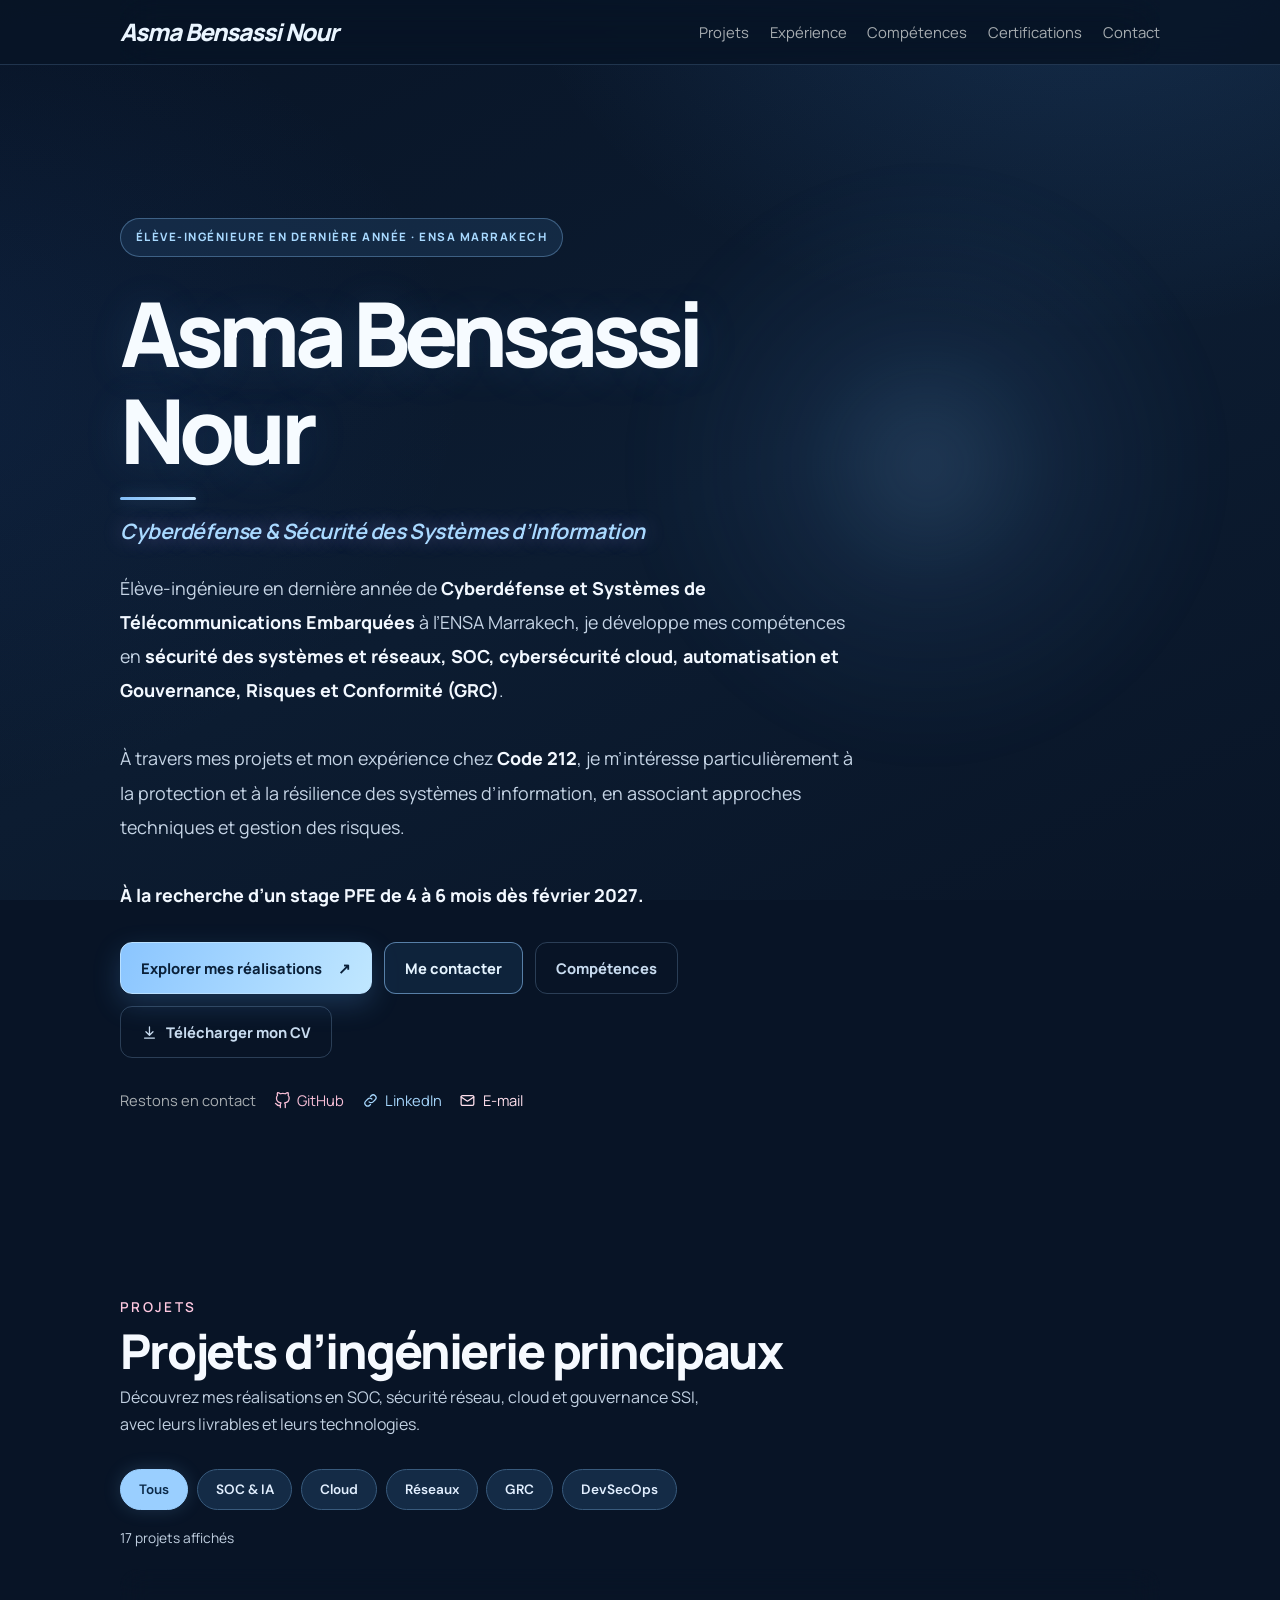
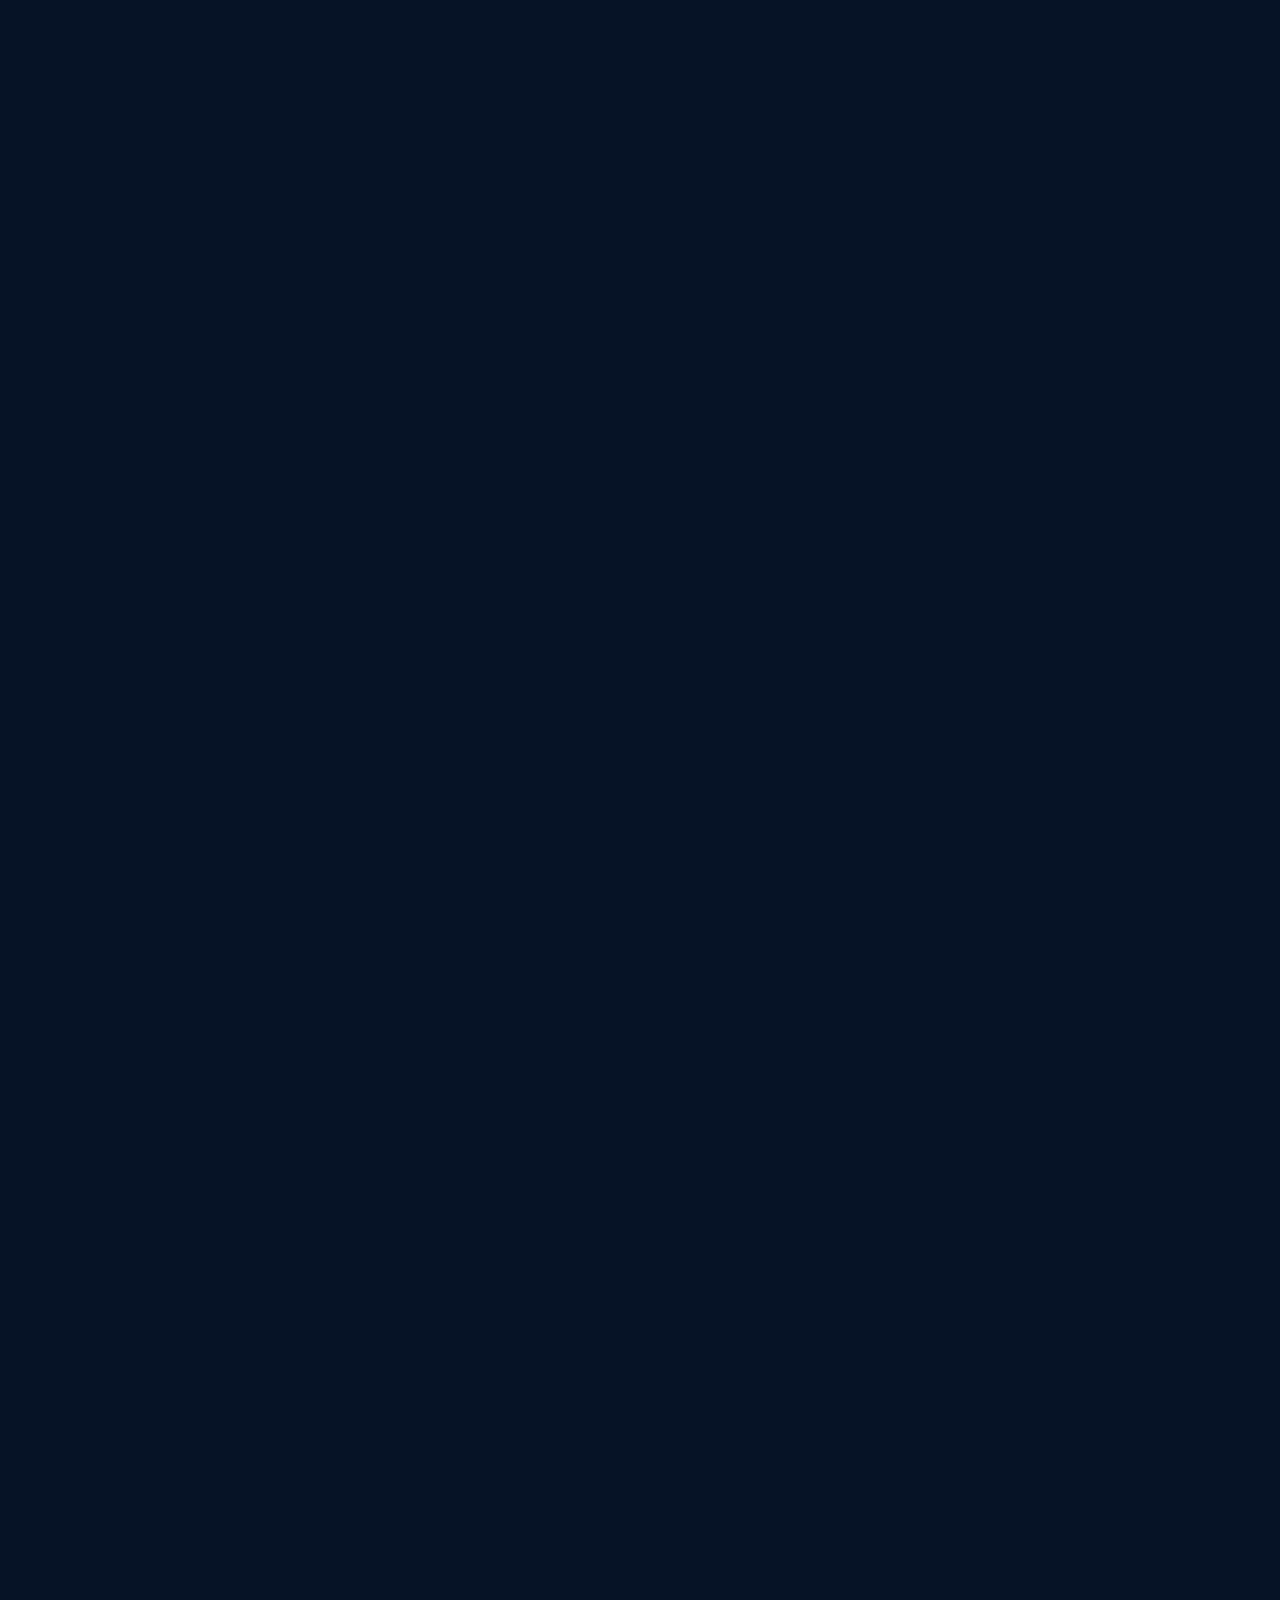
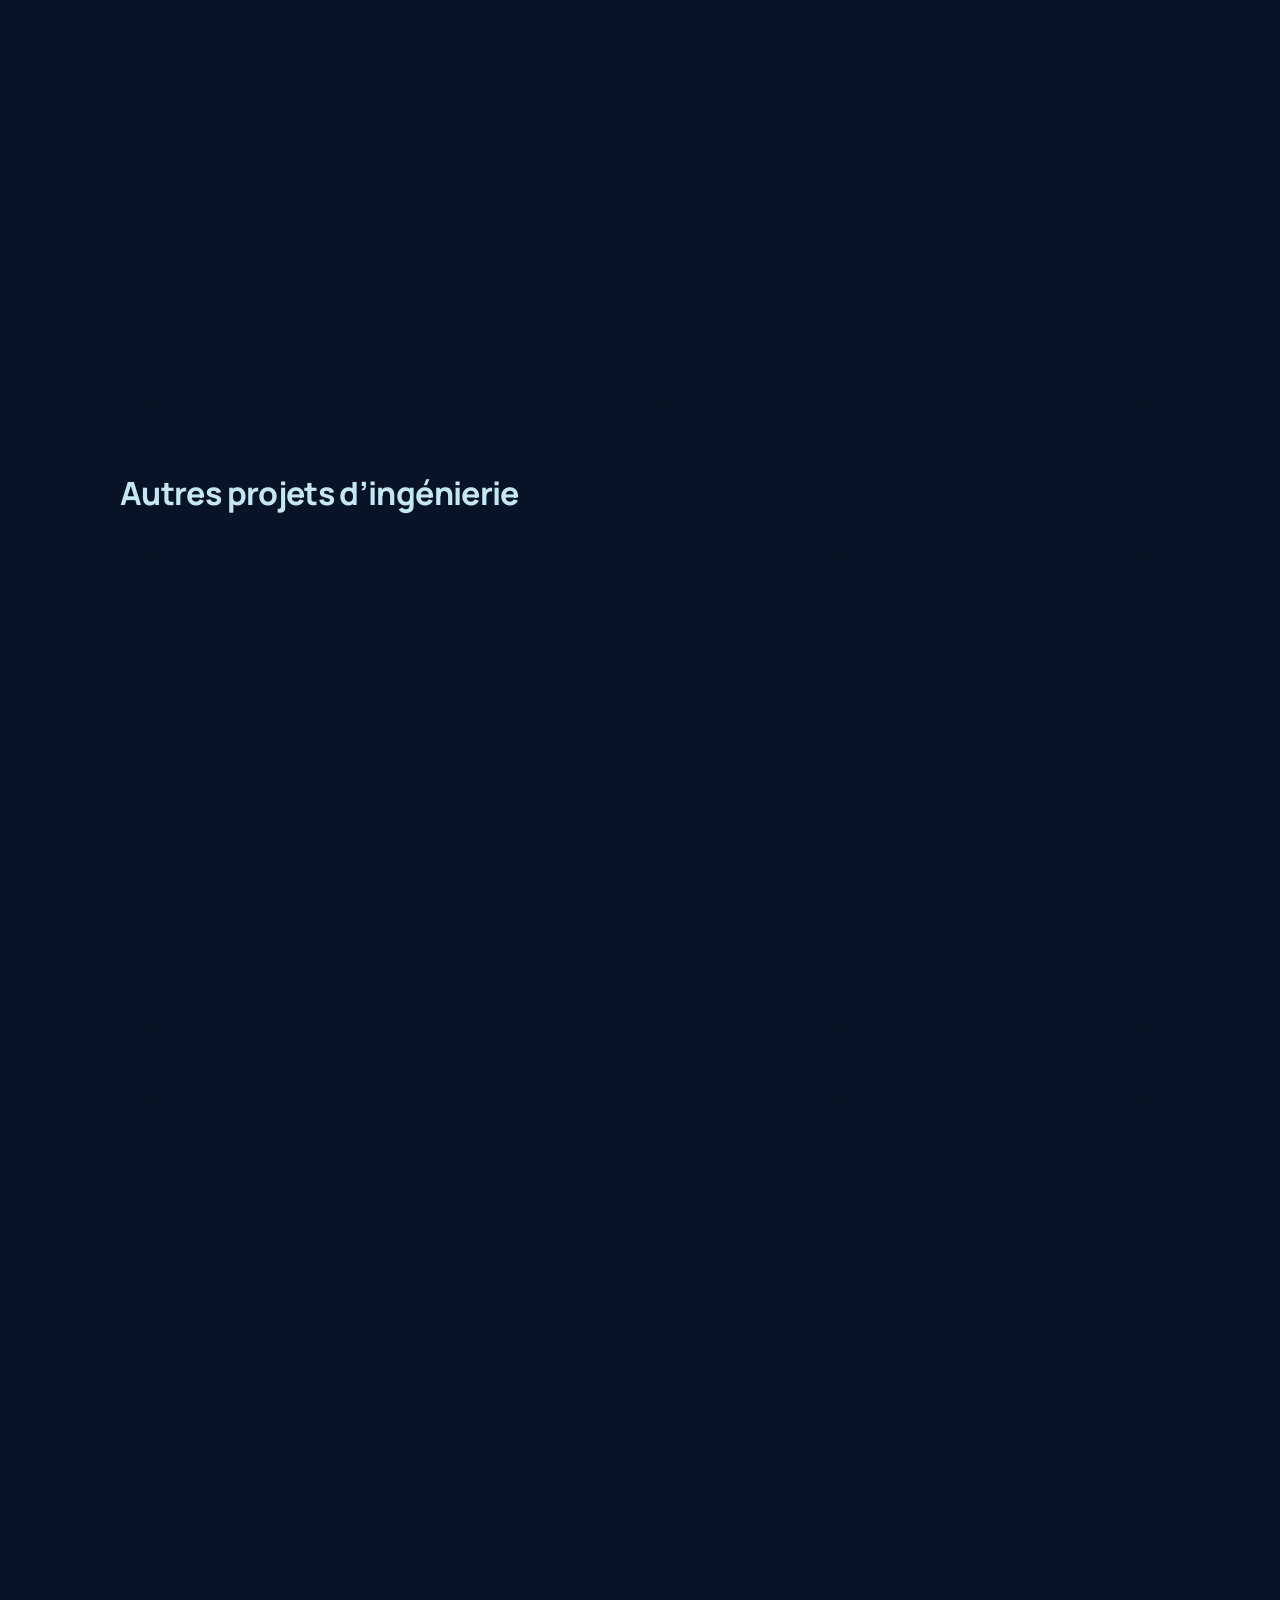
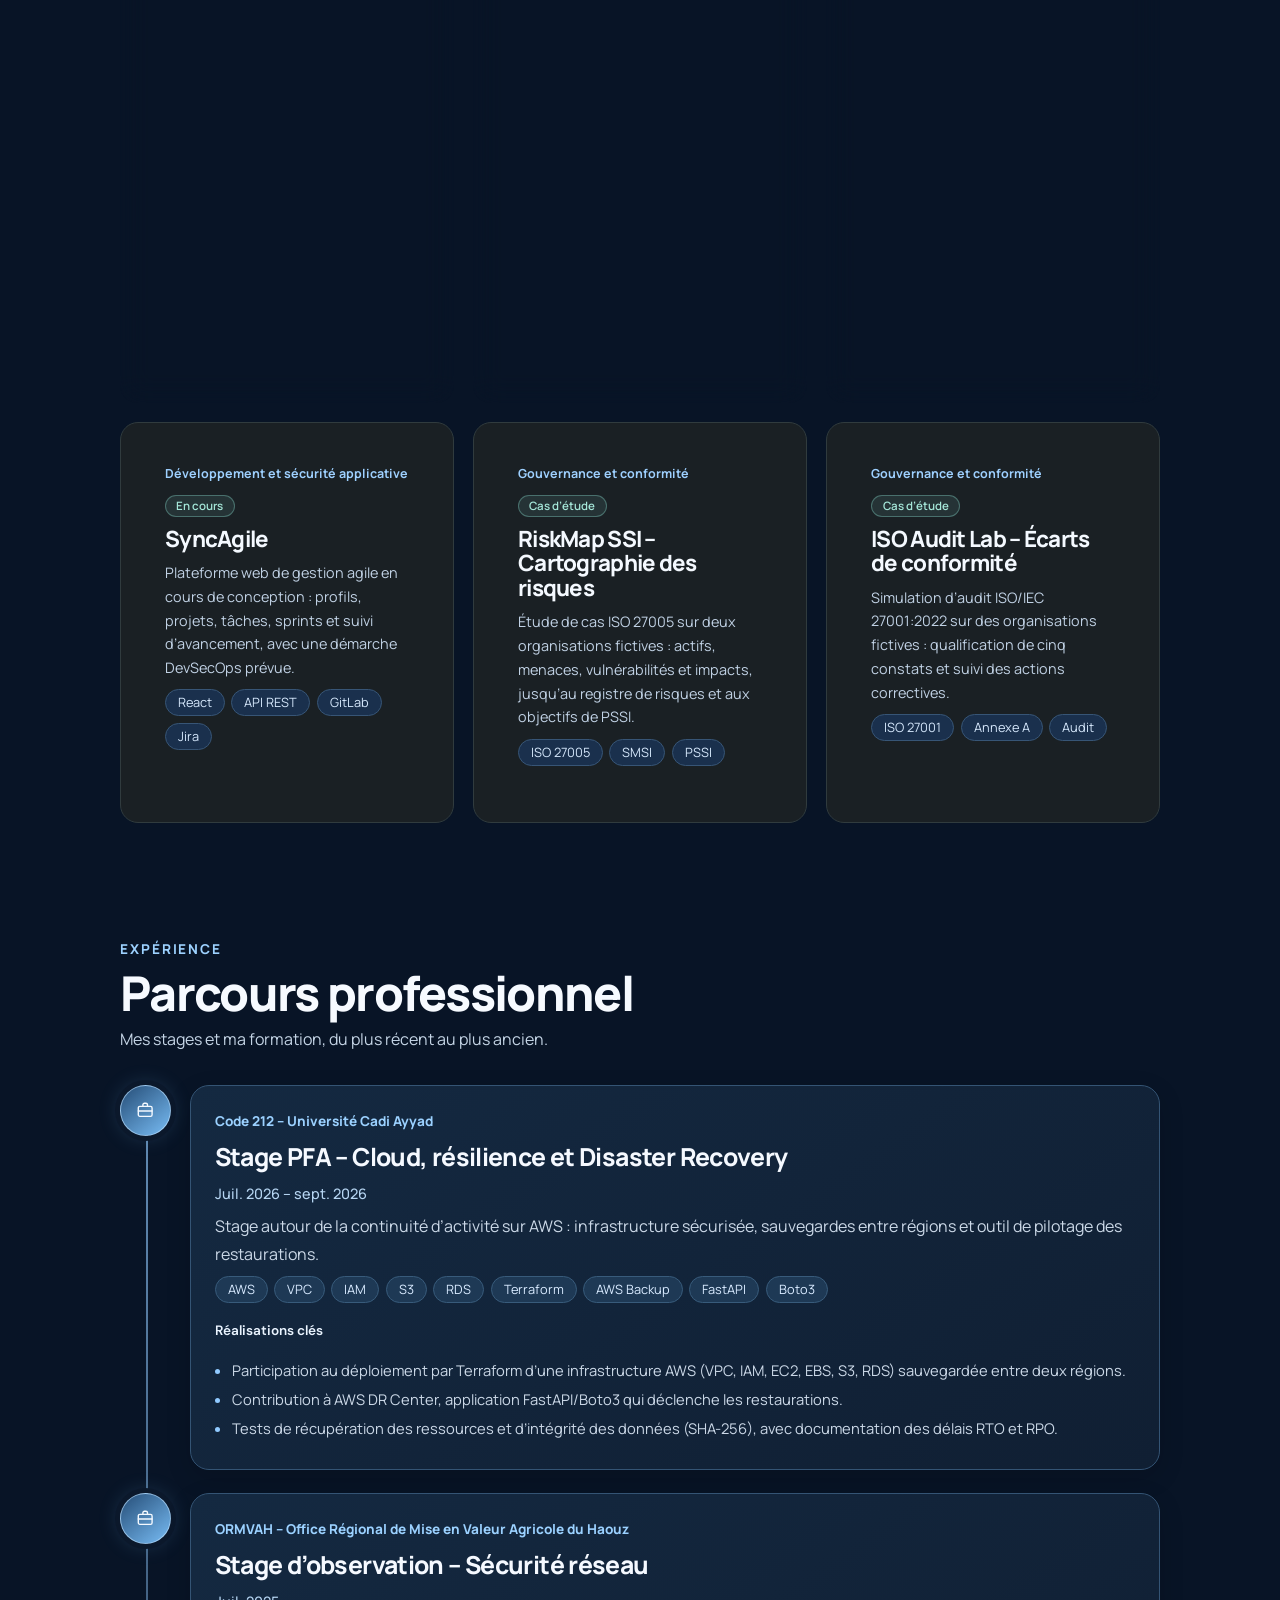
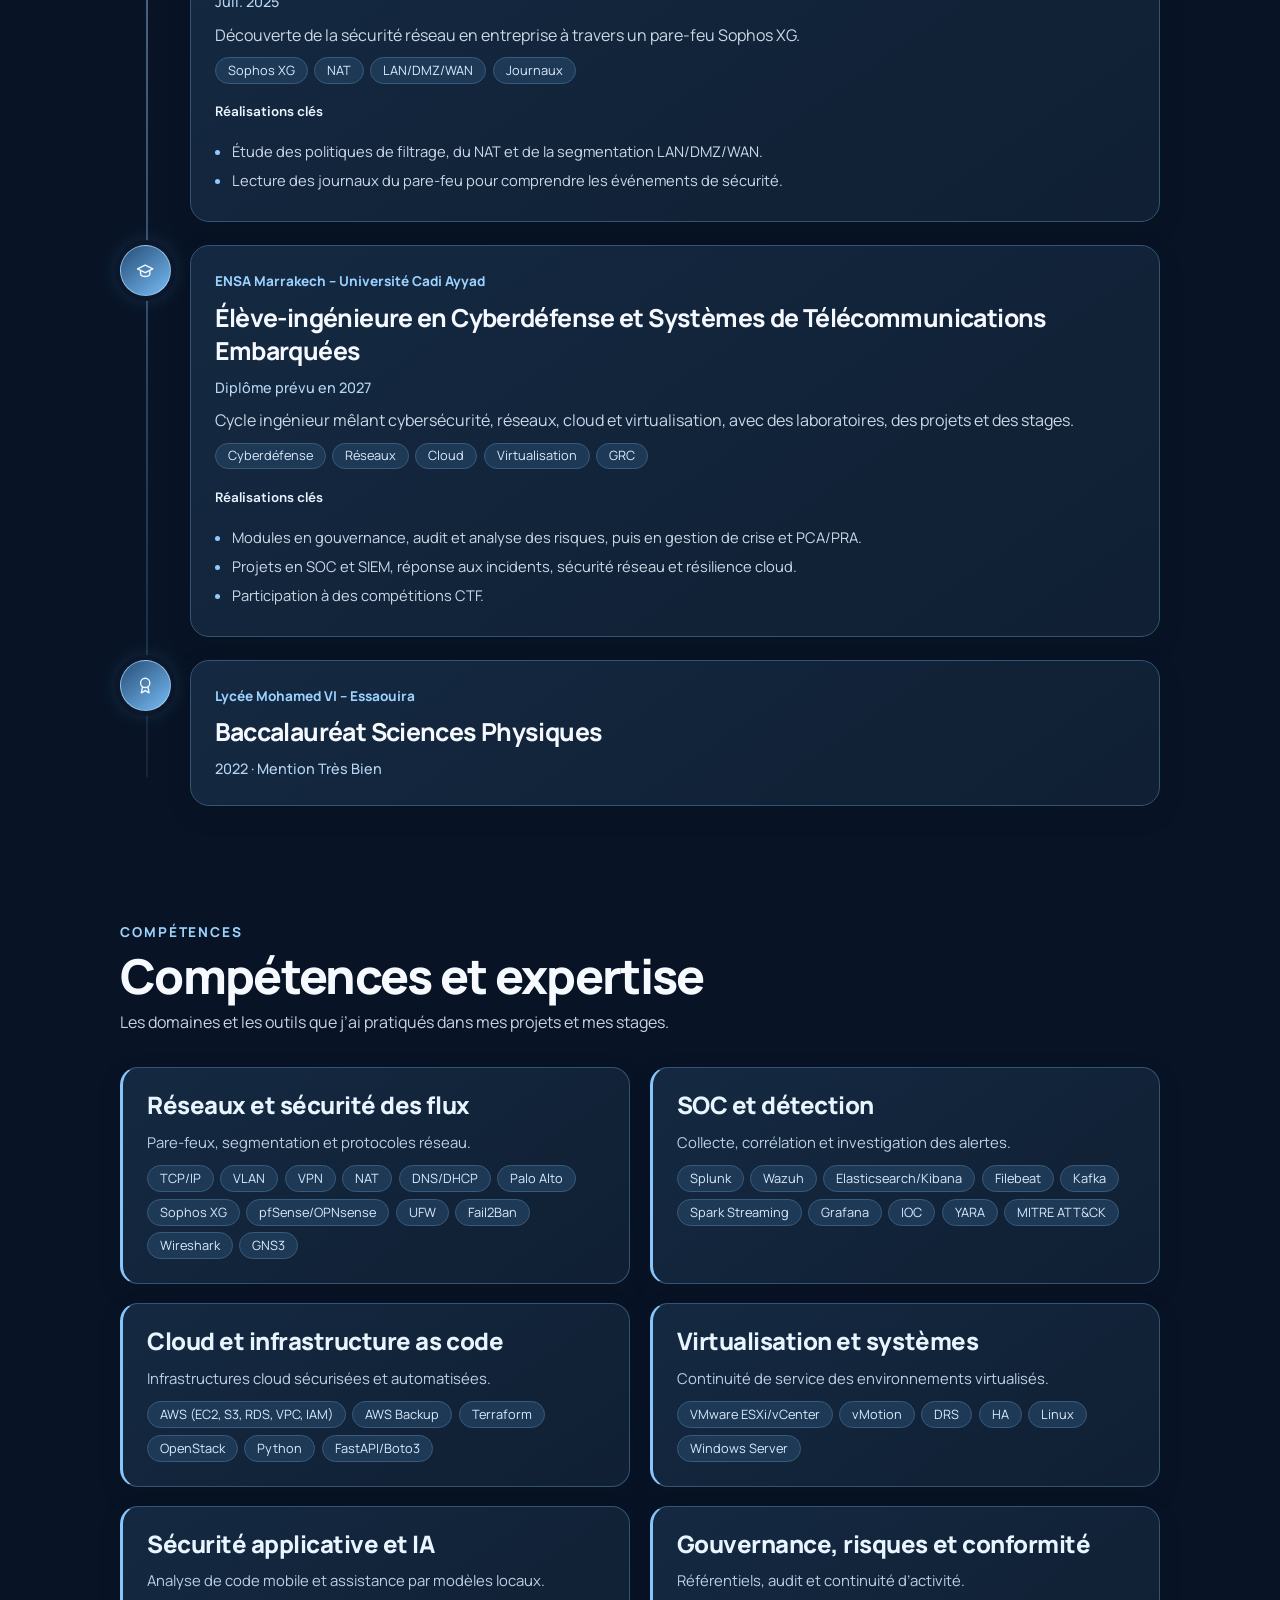
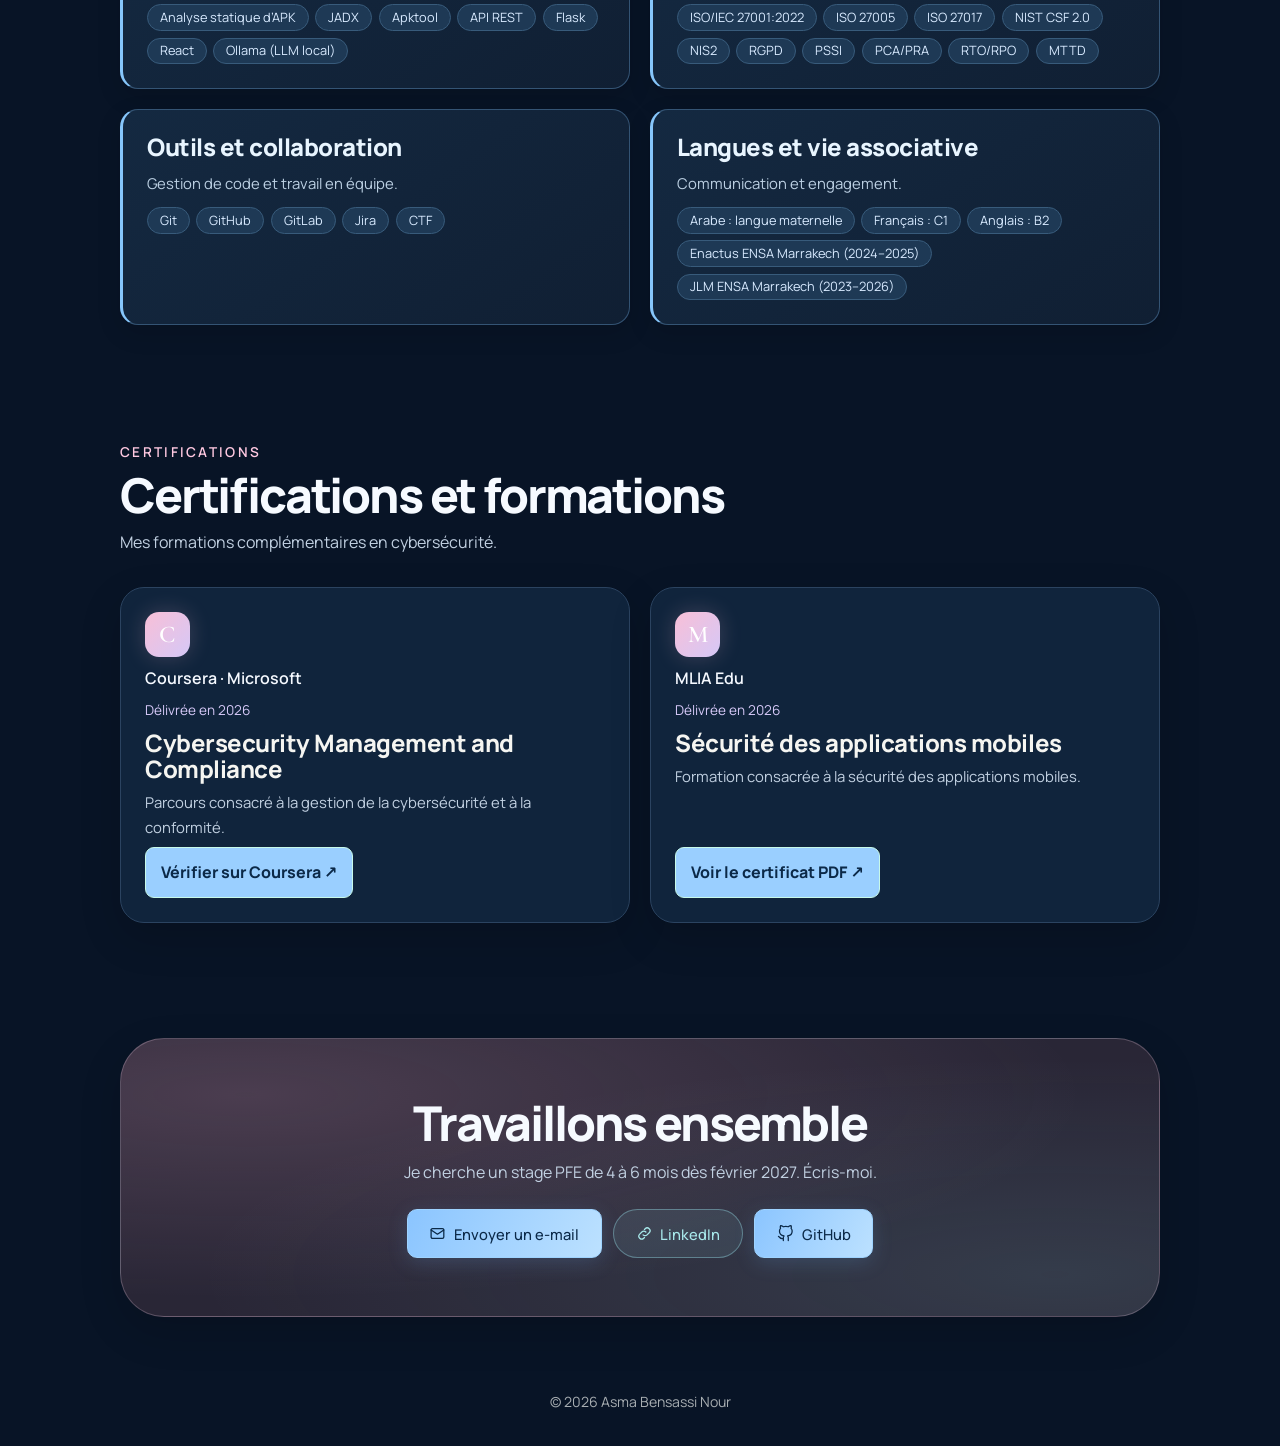
<file: index (2).html>
<!DOCTYPE html>

<html lang="fr">
<head>
<meta charset="utf-8"/>
<meta content="width=device-width, initial-scale=1, viewport-fit=cover" name="viewport"/>
<meta content="#13071a" name="theme-color"/>
<meta content="Portfolio d’Asma Bensassi Nour, élève-ingénieure en cyberdéfense à l’ENSA Marrakech." name="description"/>
<title>Asma Bensassi Nour – Portfolio</title>
<link href="https://fonts.googleapis.com/css2?family=Cormorant+Garamond:ital,wght@0,500;0,600;1,500&amp;family=DM+Sans:wght@400;500;600&amp;display=swap" rel="stylesheet"/>
<style>:root{--bg:#13071a;--glass:rgba(255,255,255,.05);--ink:#fdeef6;--muted:#cdb3c6;--rose:#ff7eb3;--rose2:#ffa8cf;--lilac:#b79cff;--line:rgba(255,160,205,.2);--glow:rgba(255,126,179,.45);
--serif:'Cormorant Garamond',Georgia,serif;--sans:'DM Sans',system-ui,-apple-system,'Segoe UI',sans-serif;color-scheme:dark}
html{scroll-behavior:smooth}*,*::before,*::after{box-sizing:border-box}
body{margin:0;color:var(--ink);font:400 1rem/1.65 var(--sans);background:var(--bg);
background-image:radial-gradient(55rem 38rem at 90% -8%,rgba(183,156,255,.26),transparent 62%),radial-gradient(48rem 34rem at -8% 18%,rgba(255,126,179,.2),transparent 62%),radial-gradient(40rem 30rem at 60% 95%,rgba(255,126,179,.12),transparent 65%);background-attachment:fixed}
a{color:inherit}:focus-visible{outline:2px solid var(--rose2);outline-offset:3px;border-radius:8px}
.wrap{max-width:1080px;margin:0 auto;padding:0 1.25rem}
main.wrap{padding-top:0}
section{padding:3.6rem 0;scroll-margin-top:4rem}
h1,h2,h3{font-family:var(--serif);font-weight:500;line-height:1.1;margin:0}
h2{font-size:clamp(2.1rem,5vw,3rem);margin-bottom:.4rem;background:linear-gradient(90deg,#fff,var(--rose2) 60%,var(--lilac));-webkit-background-clip:text;background-clip:text;color:transparent}
h4{font-family:var(--sans);font-size:.85rem;font-weight:600;color:var(--rose2);margin:.6rem 0 .2rem}
.label{font-size:.85rem;font-weight:600;color:var(--lilac);margin-bottom:.4rem}
.lead{color:var(--muted);max-width:60ch;margin:0 0 2rem}
svg.i{width:1.15em;height:1.15em;fill:none;stroke:currentColor;stroke-width:1.8;stroke-linecap:round;stroke-linejoin:round;flex:none}
header.bar{position:sticky;top:0;z-index:20;background:rgba(19,7,26,.72);backdrop-filter:blur(14px);-webkit-backdrop-filter:blur(14px);border-bottom:1px solid var(--line)}
nav{display:flex;justify-content:space-between;align-items:center;gap:1rem;padding:.75rem 0;flex-wrap:wrap}
.logo{font-family:var(--serif);font-size:1.5rem;font-style:italic;text-decoration:none;text-shadow:0 0 18px var(--glow)}
nav ul{display:flex;gap:1.3rem;list-style:none;margin:0;padding:0;flex-wrap:wrap}
nav ul a{text-decoration:none;color:var(--muted);font-size:.93rem;transition:color .2s,text-shadow .2s}
nav ul a:hover{color:var(--rose2);text-shadow:0 0 14px var(--glow)}
/* accueil */
.hero{display:grid;grid-template-columns:1fr 250px;gap:3rem;align-items:center;padding:3.2rem 0 2.4rem}
.hero h1{font-size:clamp(2.8rem,7vw,4.8rem);background:linear-gradient(100deg,var(--rose),#ffd1e6 30%,var(--lilac) 55%,var(--rose) 80%);background-size:250% 100%;-webkit-background-clip:text;background-clip:text;color:transparent;animation:shine 7s ease-in-out infinite alternate;filter:drop-shadow(0 0 22px var(--glow))}
@keyframes shine{to{background-position:100% 0}}
.role{font-family:var(--serif);font-style:italic;font-size:1.5rem;color:var(--lilac);margin:.6rem 0 1.1rem;text-shadow:0 0 20px rgba(183,156,255,.45)}
.hero p{max-width:60ch;color:var(--muted);margin:0}.hero p strong{color:var(--ink);font-weight:600}
.btns{display:flex;gap:.7rem;flex-wrap:wrap;margin-top:1.5rem}
.btn{display:inline-flex;align-items:center;gap:.5rem;padding:.7rem 1.35rem;border-radius:999px;text-decoration:none;font-weight:500;font-size:.92rem;border:1.5px solid var(--rose);transition:box-shadow .25s,transform .25s,background .25s}
.btn.fill{background:linear-gradient(120deg,var(--rose),var(--lilac));border-color:transparent;color:#2a0f26;box-shadow:0 0 24px var(--glow)}
.btn.fill:hover{box-shadow:0 0 38px var(--glow),0 0 70px rgba(183,156,255,.35);transform:translateY(-2px)}
.btn.ghost{color:var(--rose2);background:var(--glass)}.btn.ghost:hover{box-shadow:0 0 26px var(--glow);background:rgba(255,126,179,.14);transform:translateY(-2px)}
.connect{display:flex;gap:1.1rem;flex-wrap:wrap;align-items:center;margin-top:1.4rem;font-size:.92rem}
.connect span{color:var(--muted)}.connect a{display:inline-flex;align-items:center;gap:.4rem;text-decoration:none;color:var(--rose2)}.connect a:hover{text-shadow:0 0 14px var(--glow)}
.arch{aspect-ratio:5/6;width:250px;border-radius:999px 999px 24px 24px;background:linear-gradient(165deg,#ff9cc8,#f08cc4 50%,#b9a2ff);border:1.5px solid rgba(255,190,220,.55);position:relative;overflow:hidden;box-shadow:0 0 44px var(--glow),0 0 100px rgba(183,156,255,.28),inset 0 0 36px rgba(255,255,255,.14)}
.arch::after{content:"";position:absolute;inset:0;background:linear-gradient(120deg,rgba(255,255,255,.28),transparent 35%);pointer-events:none}
.arch img{position:absolute;inset:0;width:100%;height:100%;object-fit:cover;object-position:center bottom}
/* tags et liens */
.tags{display:flex;flex-wrap:wrap;gap:.4rem;list-style:none;margin:0;padding:0}
.tags li{background:rgba(255,126,179,.14);border:1px solid rgba(255,160,205,.3);border-radius:999px;padding:.12rem .75rem;font-size:.8rem;color:#ffd6e8}
.links{display:flex;gap:.5rem;flex-wrap:wrap;margin-top:.2rem}
.lk{display:inline-flex;align-items:center;gap:.35rem;font-size:.82rem;font-weight:500;text-decoration:none;color:var(--rose2);border:1px solid var(--line);background:rgba(255,255,255,.04);border-radius:999px;padding:.3rem .8rem;transition:background .2s,box-shadow .2s}
.lk:hover{background:rgba(255,126,179,.2);box-shadow:0 0 18px var(--glow)}.lk svg{width:1em;height:1em}
.sum{margin:0;padding-left:1.1rem;color:var(--muted);font-size:.92rem}.sum li{margin:.25rem 0}.sum li::marker{color:var(--rose)}
/* cartes projets */
.feats{display:grid;grid-template-columns:repeat(2,1fr);gap:1.4rem}
.card{position:relative;background:var(--glass);backdrop-filter:blur(14px);-webkit-backdrop-filter:blur(14px);border:1px solid var(--line);border-radius:26px;overflow:hidden;display:flex;flex-direction:column;transition:transform .3s,border-color .3s,box-shadow .3s}
.card:hover{transform:translateY(-4px);border-color:rgba(255,160,205,.65);box-shadow:0 10px 40px rgba(255,126,179,.28)}
.card .body{padding:1.3rem 1.5rem 1.5rem;display:flex;flex-direction:column;gap:.7rem;flex:1}
.card h3{font-size:1.6rem}.card p{margin:0;color:var(--muted);font-size:.95rem}
.cover{display:block;position:relative;aspect-ratio:16/9;overflow:hidden;text-decoration:none;flex:none}
.cover img{width:100%;height:100%;object-fit:cover;object-position:top;display:block;transition:transform .5s}
.card:hover .cover img{transform:scale(1.05)}
.cover.art{display:grid;place-items:center;color:#fff;background:linear-gradient(135deg,rgba(255,126,179,.75),rgba(130,80,185,.8))}
.cover.art svg{width:3.6rem;height:3.6rem;stroke-width:1.4;filter:drop-shadow(0 6px 14px rgba(0,0,0,.3))}
.cover.art::before{content:"";position:absolute;width:9rem;height:9rem;border-radius:50%;background:rgba(255,255,255,.16);right:-2.5rem;top:-3rem}
.feat.wide{grid-column:1/-1;flex-direction:row}.feat.wide .cover{width:50%;aspect-ratio:16/9;align-self:center;margin:1.3rem 0 1.3rem 1.3rem;border-radius:18px;border:1px solid var(--line)}.feat.wide .cover img{object-position:center}
h3.sub{font-size:2rem;margin:3rem 0 1.2rem;color:var(--rose2)}
.minis{display:grid;grid-template-columns:repeat(3,1fr);gap:1.2rem}
.mini{padding:1.4rem;gap:.7rem}.mini h3{font-size:1.4rem}.mini .links{margin-top:auto}
.mi{width:2.7rem;height:2.7rem;border-radius:14px;display:grid;place-items:center;color:#fff;background:linear-gradient(135deg,var(--rose),var(--lilac));box-shadow:0 0 22px var(--glow)}.mi svg{width:1.35rem;height:1.35rem}
/* parcours */
.timeline{display:grid;gap:1.2rem}
.job{display:grid;grid-template-columns:3.2rem 1fr;gap:1.1rem;align-items:start}
.dot{width:3.2rem;height:3.2rem;border-radius:50%;display:grid;place-items:center;color:#fff;background:linear-gradient(135deg,var(--rose),var(--lilac));box-shadow:0 0 0 4px rgba(255,126,179,.18),0 0 22px var(--glow)}
.box{background:var(--glass);backdrop-filter:blur(14px);-webkit-backdrop-filter:blur(14px);border:1px solid var(--line);border-radius:24px;padding:1.3rem 1.5rem;display:flex;flex-direction:column;gap:.5rem}
.org{font-size:.85rem;font-weight:600;color:var(--lilac)}.box h3{font-size:1.55rem}.meta{color:var(--rose2);font-size:.9rem;font-weight:500}.box p{margin:0;color:var(--muted)}
/* compétences et certifications */
.skills{display:grid;grid-template-columns:repeat(2,1fr);gap:1.3rem}
.skill,.cert{background:var(--glass);backdrop-filter:blur(14px);-webkit-backdrop-filter:blur(14px);border:1px solid var(--line);border-radius:24px;padding:1.5rem;display:flex;flex-direction:column;gap:.7rem;transition:border-color .3s,box-shadow .3s}
.skill:hover,.cert:hover{border-color:rgba(255,160,205,.6);box-shadow:0 0 34px rgba(255,126,179,.22)}
.skill h3,.cert h3{font-size:1.5rem;color:var(--rose2)}.skill p,.cert p{margin:0;color:var(--muted);font-size:.93rem}
.certs{display:grid;grid-template-columns:repeat(2,1fr);gap:1.3rem}
.badge{width:2.8rem;height:2.8rem;border-radius:14px;display:grid;place-items:center;font-family:var(--serif);font-size:1.5rem;font-weight:600;color:#fff;background:linear-gradient(135deg,var(--rose),var(--lilac));box-shadow:0 0 22px var(--glow)}
.iss{font-weight:600}.when{font-size:.85rem;color:var(--lilac)}.cert h3{color:var(--ink)}
.contactbox{text-align:center;background:linear-gradient(145deg,rgba(255,126,179,.2),rgba(183,156,255,.16));border:1px solid rgba(255,160,205,.35);border-radius:44px;padding:3.6rem 1.5rem;box-shadow:0 0 60px rgba(255,126,179,.2)}
.contactbox .lead{margin:.6rem auto 0}.contactbox .btns{justify-content:center}
footer{text-align:center;color:var(--muted);font-size:.88rem;padding:1rem 0 2rem}
@media (max-width:900px){.minis{grid-template-columns:repeat(2,1fr)}.feat.wide{flex-direction:column}.feat.wide .cover{width:auto;margin:1.2rem 1.2rem 0}}
@media (max-width:700px){.hero{grid-template-columns:1fr;gap:2rem}.arch{margin:0 auto;order:-1;width:200px}.feats,.minis,.skills,.certs{grid-template-columns:1fr}section{padding:2.8rem 0}body{background-attachment:scroll}.job{grid-template-columns:2.6rem 1fr;gap:.8rem}.dot{width:2.6rem;height:2.6rem}}
@media (prefers-reduced-motion:reduce){html{scroll-behavior:auto}*{transition:none!important;animation:none!important}}

/* ===== v3 : photo, schémas, boutons colorés ===== */
:root{--mint:#5eead4;--amber:#fbbf24;--sky:#7cc4ff}
.arch{background:radial-gradient(85% 60% at 50% 22%,rgba(255,126,179,.30),transparent 70%),linear-gradient(170deg,#3b1651,#22102f 65%,#170a24);border:1.5px solid rgba(255,190,220,.5)}
.arch::after{background:linear-gradient(120deg,rgba(255,255,255,.12),transparent 35%)}
.cover.art{aspect-ratio:16/9;display:block;background:radial-gradient(90% 80% at 50% 0%,rgba(var(--c),.30),transparent 70%),radial-gradient(60% 60% at 100% 100%,rgba(var(--c),.16),transparent 70%),#1a0b26}
.cover.art::before,.cover.art::after{display:none}
.cover.art svg.sch{width:100%;height:100%;display:block;stroke-width:initial;filter:none}
.cover.art:hover{box-shadow:inset 0 0 0 1.5px rgba(var(--c),.7)}
.g-soc{--c:255,126,179}.g-reseau{--c:124,196,255}.g-cloud{--c:183,156,255}.g-dev{--c:251,191,36}.g-gov{--c:94,234,212}
.nl{font:600 11.5px var(--sans);fill:#fff}.ns{font:400 8.5px var(--sans);fill:#cdb3c6}
.el{font:500 8.5px var(--sans);fill:#f0dbe8;paint-order:stroke;stroke:#1a0b26;stroke-width:3px}
.feat.wide .cover.art{aspect-ratio:16/9}
.card:hover{border-color:var(--k)}
.cat{font-size:.78rem;font-weight:600}
.bdg{align-self:flex-start;font-size:.72rem;font-weight:600;color:var(--mint);background:rgba(94,234,212,.12);border:1px solid rgba(94,234,212,.4);border-radius:999px;padding:.05rem .65rem}
.mini{padding:0;gap:0}.mini .body{padding:1.1rem 1.25rem 1.3rem;gap:.6rem}.mini h3{font-size:1.4rem}.mini p{font-size:.9rem}
.mini .cover.art{border-bottom:1px solid var(--line)}
.lk{--k:255,126,179;color:rgb(var(--k));border-color:rgba(var(--k),.45);background:rgba(var(--k),.1)}
.lk:hover{background:rgba(var(--k),.3);box-shadow:0 0 18px rgba(var(--k),.5)}
.lk.rap{--k:255,126,179}.lk.pres{--k:183,156,255}.lk.demo{--k:94,234,212}.lk.git{--k:251,191,36}
.btn.mint{color:var(--mint);border-color:rgba(94,234,212,.7);background:rgba(94,234,212,.08)}.btn.mint:hover{background:rgba(94,234,212,.2);box-shadow:0 0 26px rgba(94,234,212,.4);transform:translateY(-2px)}
.btn.amber{color:var(--amber);border-color:rgba(251,191,36,.7);background:rgba(251,191,36,.08)}.btn.amber:hover{background:rgba(251,191,36,.2);box-shadow:0 0 26px rgba(251,191,36,.4);transform:translateY(-2px)}
.btn.sky{color:var(--sky);border-color:rgba(124,196,255,.7);background:rgba(124,196,255,.08)}.btn.sky:hover{background:rgba(124,196,255,.2);box-shadow:0 0 26px rgba(124,196,255,.4);transform:translateY(-2px)}
.btn.cv{background:linear-gradient(120deg,var(--mint),var(--sky));border-color:transparent;color:#06222a;box-shadow:0 0 24px rgba(94,234,212,.35)}.btn.cv:hover{box-shadow:0 0 38px rgba(94,234,212,.55);transform:translateY(-2px)}
.connect a.c-git{color:var(--amber)}.connect a.c-in{color:var(--sky)}.connect a.c-mail{color:var(--rose2)}
.skill{border-left:3px solid var(--sk,#ff7eb3)}.skill h3{color:var(--sk,#ff7eb3)}
.skills .skill:nth-child(5n+1){--sk:#ff7eb3}.skills .skill:nth-child(5n+2){--sk:#b79cff}.skills .skill:nth-child(5n+3){--sk:#5eead4}.skills .skill:nth-child(5n+4){--sk:#fbbf24}.skills .skill:nth-child(5n){--sk:#7cc4ff}
.job:nth-child(2) .dot{background:linear-gradient(135deg,var(--mint),var(--sky))}.job:nth-child(3) .dot{background:linear-gradient(135deg,var(--amber),var(--rose))}.job:nth-child(4) .dot{background:linear-gradient(135deg,var(--sky),var(--lilac))}
@media (max-width:900px){.feat.wide .cover.art{width:auto}}
</style>
<link href="https://fonts.googleapis.com/css2?family=Inter:wght@400;500;600;700;800&amp;display=swap" rel="stylesheet"/>
<style>
/* Asma / signature visual identity */
:root{--bg:#0b0b19;--glass:#15152b;--ink:#fbf8ff;--muted:#bcb5d2;--rose:#c9a2ff;--rose2:#e0bdff;--lilac:#9a7cff;--mint:#52e2ce;--amber:#f1c783;--sky:#a7b9ff;--line:rgba(190,163,255,.22);--glow:rgba(145,100,255,.25);--serif:'Cormorant Garamond',Georgia,serif;--sans:'DM Sans',system-ui,sans-serif;color-scheme:dark}
html{scroll-behavior:smooth}body{background:#0b0b19!important;background-image:radial-gradient(ellipse 65rem 40rem at 100% 0%,rgba(113,66,207,.22),transparent 65%),radial-gradient(ellipse 46rem 35rem at -10% 38%,rgba(26,174,168,.09),transparent 70%),radial-gradient(ellipse 55rem 45rem at 90% 80%,rgba(182,103,208,.1),transparent 70%)!important;color:var(--ink)}
body::before{content:'';position:fixed;inset:0;pointer-events:none;opacity:.22;background-image:radial-gradient(#d6c3ff 0.6px,transparent .7px);background-size:26px 26px;mask-image:linear-gradient(to bottom,#000,transparent 90%);z-index:-1}
.card,.skill,.cert,.job .box,.contactbox{background:linear-gradient(145deg,rgba(34,28,60,.93),rgba(17,19,39,.96))!important;border:1px solid rgba(196,167,255,.21)!important;box-shadow:0 15px 42px rgba(0,0,0,.16);transition:transform .25s ease,border-color .25s ease,box-shadow .25s ease}
.card:hover,.skill:hover,.cert:hover{transform:translateY(-5px);border-color:rgba(188,153,255,.65)!important;box-shadow:0 22px 55px rgba(77,39,141,.25),0 0 0 1px rgba(188,153,255,.09)}
h1,h2,h3{letter-spacing:-.018em}h1,h2{font-family:var(--serif)!important}h2{font-weight:600} .label{color:#d6b7ff!important;letter-spacing:.17em;text-transform:uppercase}
.btn.fill{background:linear-gradient(110deg,#b58aff,#e2b5e8)!important;color:#151022!important;border-color:transparent!important;box-shadow:0 9px 32px rgba(171,113,247,.27)}
.btn.mint,.lk.rap{color:#68e9d7!important;border-color:rgba(82,226,206,.42)!important;background:rgba(82,226,206,.09)!important}
.btn.amber,.lk.git{color:#f6d296!important;border-color:rgba(241,199,131,.45)!important;background:rgba(241,199,131,.08)!important}
.btn.sky,.lk.pres{color:#c9b3ff!important;border-color:rgba(201,179,255,.45)!important;background:rgba(201,179,255,.08)!important}
.btn.cv{background:linear-gradient(115deg,#f2d49c,#dfabde)!important;color:#251627!important;box-shadow:0 8px 28px rgba(242,212,156,.2)}
.btn,.lk{transition:transform .2s ease,box-shadow .2s ease,background .2s ease}.btn:hover,.lk:hover{transform:translateY(-2px)}
.tags li{background:rgba(172,142,235,.1)!important;border-color:rgba(191,163,255,.22)!important;color:#e7dbff!important}
.feat .cover.art,.mini .cover.art{background:radial-gradient(ellipse at 50% 30%,rgba(113,80,172,.22),transparent 70%),#151329!important}
.sch rect{filter:none}.sch .nl{fill:#f9f3ff}.sch .ns{fill:#d3c6e5}.sch .el{fill:#f2dafa}
.filter-bar{display:flex;gap:.55rem;flex-wrap:wrap;margin:1.7rem 0 1.8rem}.filter-chip{cursor:pointer;border:1px solid rgba(199,173,255,.26);background:rgba(26,23,47,.82);color:#e6dff4;padding:.7rem 1.12rem;border-radius:100px;font:600 .85rem var(--sans);transition:all .2s}.filter-chip:hover{border-color:#d2a6ff;background:rgba(146,99,218,.19)}.filter-chip[aria-pressed="true"]{background:linear-gradient(110deg,#b78cff,#e2b5e8);border-color:transparent;color:#1d132e;box-shadow:0 5px 24px rgba(173,123,242,.3)}.card[hidden]{display:none!important}.project-count{font-size:.86rem;color:#bfb4d5;margin-top:-.75rem;margin-bottom:1.2rem}
.feat .body{gap:.8rem}.feat .body h3{line-height:1.15}.feat .links{display:flex;gap:.5rem;flex-wrap:wrap}.feat .links a{border-radius:10px}.feat .cat{letter-spacing:.045em}.feat .cover{overflow:hidden}.feat .cover svg{transition:transform .45s ease}.feat:hover .cover svg{transform:scale(1.025)}
nav{backdrop-filter:blur(20px)}a:focus-visible,button:focus-visible{outline:2px solid #67e8d8;outline-offset:4px}
@media(prefers-reduced-motion:reduce){*,*:before,*:after{scroll-behavior:auto!important;transition:none!important;animation:none!important}}
@media(max-width:600px){.filter-chip{padding:.55rem .85rem;font-size:.78rem}.filter-bar{gap:.4rem}.feat .links a{justify-content:center}}

/* Boutons des projets : une seule couleur signature, lavande lumineuse */
.feat .links a.lk, .card .links a.lk {
  display:inline-flex!important;align-items:center;justify-content:center;gap:.45rem;
  min-height:42px;padding:.7rem 1rem!important;border-radius:12px!important;
  font-weight:750!important;font-size:.85rem!important;line-height:1.2;
  text-decoration:none!important;opacity:1!important;
  background:linear-gradient(120deg,#b99aff,#dbc6ff)!important;
  color:#211333!important;border:1px solid #e5d6ff!important;
  box-shadow:0 6px 18px rgba(138,91,219,.23)!important;
  transition:transform .2s ease,box-shadow .2s ease,filter .2s ease!important;
}
.feat .links a.lk svg,.card .links a.lk svg {stroke:currentColor!important;flex-shrink:0}
.feat .links a.lk:hover,.card .links a.lk:hover {
  transform:translateY(-3px)!important;filter:brightness(1.07);
  box-shadow:0 11px 26px rgba(170,125,243,.36)!important;
}
.feat .links a.lk:focus-visible,.card .links a.lk:focus-visible {outline:3px solid #fff!important;outline-offset:3px}


/* Identité rose bébé : fond prune doux, accents rose poudré, boutons uniformes */
:root{--bg:#1b1120!important;--ink:#fff4f9!important;--muted:#e1cbd9!important;--rose:#f6b6d2!important;--rose2:#ffd0e3!important;--lilac:#e6b9d6!important;--line:rgba(255,192,219,.24)!important;--glow:rgba(244,164,199,.26)!important}
body{background-color:#1b1120!important;background-image:radial-gradient(55rem 38rem at 85% -10%,rgba(249,184,211,.22),transparent 65%),radial-gradient(48rem 32rem at -10% 25%,rgba(212,135,173,.14),transparent 65%)!important}
header.bar{background:rgba(28,17,32,.88)!important}
.hero h1,h2{background-image:linear-gradient(95deg,#fff8fc,#ffd1e3 48%,#eeb3d0)!important}
.role,.label,h4{color:#ffd1e4!important}
.card,.skill,.cert,.job .box,.contactbox{background:linear-gradient(145deg,rgba(57,34,53,.94),rgba(31,22,39,.97))!important;border-color:rgba(249,188,214,.26)!important}
.card:hover,.skill:hover,.cert:hover{border-color:rgba(255,197,222,.65)!important;box-shadow:0 20px 50px rgba(177,94,132,.18)!important}
.btn.fill,.btn.cv{background:linear-gradient(120deg,#f5b4d0,#ffdaea)!important;color:#392038!important;border-color:transparent!important;box-shadow:0 8px 26px rgba(231,151,189,.22)!important}
.filter-chip{background:rgba(57,34,53,.9)!important;border-color:rgba(251,196,220,.3)!important;color:#ffe5ef!important}
.filter-chip[aria-pressed="true"]{background:linear-gradient(120deg,#f2b3ce,#ffdaea)!important;color:#382037!important;box-shadow:0 6px 20px rgba(231,151,189,.2)!important}
.filter-chip:hover{border-color:#ffdaea!important}
.feat .cover.art,.mini .cover.art{background:radial-gradient(ellipse at 50% 30%,rgba(213,124,167,.18),transparent 70%),#261a2d!important}
.feat .links a.lk,.card .links a.lk{background:linear-gradient(120deg,#f3b5d0,#ffdaea)!important;color:#3b2337!important;border:1px solid #ffe6ef!important;box-shadow:0 6px 18px rgba(225,144,183,.23)!important}
.feat .links a.lk:hover,.card .links a.lk:hover{box-shadow:0 11px 25px rgba(235,160,194,.36)!important}
.tags li{background:rgba(245,173,207,.10)!important;border-color:rgba(251,194,220,.25)!important;color:#ffe3f0!important}
/* Boîte de dialogue des démonstrations */
.demo-dialog{width:min(700px,calc(100% - 2rem));max-height:85vh;overflow:auto;border:1px solid #f6bed8;border-radius:20px;padding:1.5rem;background:#2a1a30;color:#fff4f9;box-shadow:0 30px 90px rgba(0,0,0,.5)}
.demo-dialog::backdrop{background:rgba(15,7,17,.78);backdrop-filter:blur(5px)}
.demo-dialog h3{font-size:1.65rem;margin-bottom:.6rem}.demo-dialog p{color:#f0d9e6}.demo-dialog video{width:100%;border-radius:12px;background:#160e1c;max-height:380px}
.demo-dialog .demo-close{float:right;cursor:pointer;border:0;background:#f4bdd6;color:#382037;padding:.5rem .9rem;border-radius:10px;font-weight:700}
.demo-dialog .demo-note{font-size:.9rem;color:#f7d9e7;margin-top:.8rem}
</style><style>
/* Édition rose bébé / menthe / bleu glacier — palette harmonisée */
:root{--bg:#191923!important;--ink:#fff8fc!important;--muted:#d6d6e5!important;--rose:#f8bfd7!important;--rose2:#ffe0ed!important;--lilac:#d5c8f7!important;--mint:#8ce3d3!important;--sky:#a5d5fb!important;--amber:#f8bfd7!important;--line:rgba(241,204,231,.25)!important;--glow:rgba(248,191,215,.2)!important}
body{background-color:#191923!important;background-image:radial-gradient(ellipse 58rem 40rem at 85% 0%,rgba(248,174,210,.19),transparent 69%),radial-gradient(ellipse 48rem 33rem at 0% 30%,rgba(127,219,209,.11),transparent 69%),radial-gradient(ellipse 52rem 34rem at 95% 73%,rgba(143,198,250,.12),transparent 69%),linear-gradient(160deg,#211a2c,#171d2a 56%,#201b2d)!important}
header.bar{background:rgba(25,25,35,.9)!important;border-bottom:1px solid rgba(255,212,231,.18)!important}
.hero h1,h2{background-image:linear-gradient(105deg,#fff8fc 4%,#ffcde1 53%,#b4defb 100%)!important}
.role,.label,h4{color:#ffc9e1!important}
.card,.skill,.cert,.job .box,.contactbox{background:linear-gradient(145deg,rgba(52,41,62,.93),rgba(29,35,49,.96))!important;border-color:rgba(232,199,224,.26)!important}
.card:hover,.skill:hover,.cert:hover{border-color:rgba(249,195,220,.68)!important;box-shadow:0 18px 45px rgba(227,155,191,.12)!important}
.arch{background:radial-gradient(70% 60% at 25% 25%,rgba(249,190,215,.25),transparent),radial-gradient(65% 65% at 85% 85%,rgba(133,214,211,.18),transparent),linear-gradient(150deg,#35263e,#1d2735)!important;border-color:rgba(250,206,226,.45)!important}
.feat .cover.art,.mini .cover.art{background:radial-gradient(ellipse at 25% 25%,rgba(246,174,205,.15),transparent 62%),radial-gradient(ellipse at 85% 75%,rgba(134,210,232,.12),transparent 65%),#202333!important}
/* Tous les boutons d'action des projets gardent un seul dégradé rose signature */
.feat .links a.lk,.card .links a.lk{background:linear-gradient(125deg,#f6b9d3 0%,#ffe1ec 100%)!important;color:#352338!important;border:1px solid #ffe7f0!important;box-shadow:0 6px 18px rgba(231,153,188,.22)!important}
.feat .links a.lk:hover,.card .links a.lk:hover{box-shadow:0 12px 25px rgba(245,172,205,.35)!important}
.btn.fill,.btn.cv{background:linear-gradient(125deg,#f6b9d3,#ffe1ec)!important;color:#352338!important;border-color:transparent!important}
.btn.sky,.btn.mint{background:rgba(145,215,226,.10)!important;color:#a8e9eb!important;border-color:rgba(145,215,226,.42)!important}
.btn.amber{background:rgba(246,185,211,.1)!important;color:#ffcee2!important;border-color:rgba(246,185,211,.4)!important}
.filter-chip{background:rgba(47,43,62,.85)!important;border-color:rgba(244,201,223,.27)!important;color:#f9e7f1!important}
.filter-chip[aria-pressed="true"]{background:linear-gradient(120deg,#f6b9d3,#ffe1ec)!important;color:#352338!important}
.filter-chip:hover{border-color:#f6b9d3!important}
.tags li{background:rgba(172,207,229,.07)!important;border-color:rgba(176,218,230,.22)!important;color:#e8e5f5!important}
.bdg{color:#a5e7d9!important;background:rgba(140,227,211,.10)!important;border-color:rgba(140,227,211,.35)!important}
.skill{border-left-color:#f6b9d3!important}.skill h3{color:#ffcee2!important}
.skills .skill:nth-child(3n+2){border-left-color:#8ce3d3!important}.skills .skill:nth-child(3n+2) h3{color:#a8eadf!important}
.skills .skill:nth-child(3n){border-left-color:#a5d5fb!important}.skills .skill:nth-child(3n) h3{color:#bddfff!important}
.job:nth-child(2) .dot{background:linear-gradient(135deg,#f6b9d3,#e6c9ee)!important}.job:nth-child(3) .dot{background:linear-gradient(135deg,#8ce3d3,#a5d5fb)!important}.job:nth-child(4) .dot{background:linear-gradient(135deg,#a5d5fb,#f6b9d3)!important}
.contactbox{background:radial-gradient(ellipse at 12% 20%,rgba(249,180,210,.16),transparent 65%),radial-gradient(ellipse at 90% 85%,rgba(136,215,222,.12),transparent 65%),#292636!important}
.demo-dialog{background:#292536!important;border-color:#f6b9d3!important}.demo-dialog .demo-close{background:linear-gradient(125deg,#f6b9d3,#ffe1ec)!important}
a:focus-visible,button:focus-visible{outline-color:#a5d5fb!important}
</style><style>
/* Édition signature : rose bébé, menthe et bleu glacier */
:root { --signature-rose:#f7b7d2; --signature-mint:#8ce3d3; --signature-blue:#a5d5fb; }
.hero h1 {
  background:linear-gradient(105deg,#fff9fd 0%,#ffc1dc 36%,#b6e9e1 69%,#b6dafa 100%)!important;
  -webkit-background-clip:text!important;background-clip:text!important;
  -webkit-text-fill-color:transparent!important;
  font-weight:850!important;letter-spacing:-.055em!important;
  text-shadow:none!important;filter:drop-shadow(0 7px 25px rgba(250,171,205,.15));
}
.hero h1::after {content:"";display:block;width:116px;height:4px;margin:18px 0 0;
  border-radius:99px;background:linear-gradient(90deg,#f7b7d2,#8ce3d3,#a5d5fb);}
header .logo {font-weight:850!important;letter-spacing:-.045em!important;
  background:linear-gradient(100deg,#ffd2e5,#a8eadd,#a9d8ff)!important;
  -webkit-background-clip:text!important;background-clip:text!important;
  -webkit-text-fill-color:transparent!important;}
h2 {background:linear-gradient(105deg,#ffcae1 5%,#b9e7e2 60%,#b4d9ff 100%)!important;
  -webkit-background-clip:text!important;background-clip:text!important;
  -webkit-text-fill-color:transparent!important;
  letter-spacing:-.035em!important;font-weight:800!important;}
.card h3,.feat h3,.mini h3 {color:#ffe0ed!important;letter-spacing:-.025em!important;}
.card:nth-child(3n+2) h3,.mini:nth-child(3n+2) h3 {color:#b5eee3!important;}
.card:nth-child(3n) h3,.mini:nth-child(3n) h3 {color:#bfddff!important;}
h3.sub {color:#c3e7f5!important;}
/* Boutons différenciés par fonction, mais unifiés dans leur forme */
.feat .links a.lk,.card .links a.lk {
  display:inline-flex!important;align-items:center!important;justify-content:center!important;
  min-height:40px!important;padding:10px 15px!important;
  border-radius:11px!important;font-weight:750!important;
  letter-spacing:.005em!important;transition:transform .2s ease,box-shadow .2s ease!important;
  text-decoration:none!important;
}
.feat .links a.lk.rap,.card .links a.lk.rap {
  background:linear-gradient(130deg,#f7b7d2,#ffe0eb)!important;
  color:#44243a!important;border:1px solid #ffe2ed!important;
  box-shadow:0 5px 18px rgba(247,183,210,.2)!important;
}
.feat .links a.lk.pres,.card .links a.lk.pres {
  background:linear-gradient(130deg,#9ae5d8,#d4faf0)!important;
  color:#183e39!important;border:1px solid #d3f9ee!important;
  box-shadow:0 5px 18px rgba(140,227,211,.18)!important;
}
.feat .links a.lk.git,.card .links a.lk.git {
  background:linear-gradient(130deg,#9fcff8,#d7ecff)!important;
  color:#1b3650!important;border:1px solid #d9eeff!important;
  box-shadow:0 5px 18px rgba(165,213,251,.2)!important;
}
.feat .links a.lk.demo,.card .links a.lk.demo {
  background:linear-gradient(130deg,#f6c7e9,#d9c6ff)!important;
  color:#3c2854!important;border:1px solid #f4defc!important;
  box-shadow:0 5px 18px rgba(217,198,255,.2)!important;
}
.feat .links a.lk:hover,.card .links a.lk:hover {
  transform:translateY(-3px)!important;filter:saturate(1.12) brightness(1.04)!important;
  box-shadow:0 11px 24px rgba(186,182,229,.25)!important;
}
.btn.fill {background:linear-gradient(110deg,#f6b9d3,#ffe2ee)!important;color:#3d2639!important;}
.btn.mint {background:linear-gradient(110deg,#91dfd4,#c5f4e9)!important;color:#1e3c39!important;border-color:transparent!important;}
.btn.amber {background:linear-gradient(110deg,#a4d4fa,#d8ebff)!important;color:#233c53!important;border-color:transparent!important;}
.btn.cv {background:linear-gradient(110deg,#f5c5e5,#d8c8ff)!important;color:#352a4b!important;}
@media(max-width:600px){.hero h1{letter-spacing:-.035em!important}.feat .links a.lk,.card .links a.lk{min-height:42px!important}}
</style><style>
/* Nouvelle direction artistique : vert signature, fond lumineux et cartes éditoriales */
:root{--bg:#101f28!important;--ink:#f4fffd!important;--muted:#c5d9dd!important;--line:rgba(147,225,207,.22)!important}
body{
 background-color:#101f28!important;
 background-image:
 radial-gradient(ellipse 55rem 34rem at 7% 3%,rgba(109,213,185,.18),transparent 68%),
 radial-gradient(ellipse 45rem 32rem at 93% 17%,rgba(122,181,241,.17),transparent 68%),
 radial-gradient(ellipse 47rem 36rem at 58% 75%,rgba(247,176,209,.09),transparent 73%),
 linear-gradient(145deg,#10212a 0%,#142833 43%,#14222c 100%)!important;
}
body::before{opacity:.13!important}
header.bar{background:rgba(13,33,42,.83)!important;border-bottom:1px solid rgba(149,227,206,.18)!important;backdrop-filter:blur(18px)}
header .logo{background:linear-gradient(95deg,#84e5c6,#c6fff0)!important;-webkit-background-clip:text!important;background-clip:text!important;-webkit-text-fill-color:transparent!important}
.hero{position:relative!important;isolation:isolate!important}
.hero::before{
 content:"";position:absolute;z-index:-1;inset:-30px -22px -25px;
 background:linear-gradient(120deg,rgba(115,216,187,.105),rgba(115,174,226,.08) 55%,rgba(246,186,217,.06));
 border:1px solid rgba(146,228,209,.16);border-radius:28px;
 box-shadow:0 28px 70px rgba(3,15,25,.13);
}
.hero h1{
 background:linear-gradient(95deg,#8ce9cb 0%,#c4fff0 48%,#6ccfb8 100%)!important;
 -webkit-background-clip:text!important;background-clip:text!important;
 -webkit-text-fill-color:transparent!important;
 font-weight:750!important;letter-spacing:-.045em!important;
 filter:drop-shadow(0 5px 22px rgba(99,217,180,.17))!important;
}
.hero h1::after{background:linear-gradient(90deg,#76d9b7,#a5d5fb,#f6bdd7)!important}
.hero .label,.hero .role{color:#a5e9d8!important}
h2{background:linear-gradient(100deg,#b4f6df 0%,#b8dffb 64%,#f4c6dd 100%)!important;-webkit-background-clip:text!important;background-clip:text!important;-webkit-text-fill-color:transparent!important}
#projets article.card{
 background:linear-gradient(160deg,rgba(31,56,66,.98),rgba(19,40,52,.97))!important;
 border:1px solid rgba(159,223,213,.23)!important;
 border-radius:22px!important;
 overflow:hidden!important;
 box-shadow:0 13px 34px rgba(0,10,22,.17)!important;
 transition:transform .25s ease,border-color .25s ease,box-shadow .25s ease!important;
}
#projets article.card:hover{
 transform:translateY(-6px)!important;
 border-color:rgba(140,233,203,.62)!important;
 box-shadow:0 24px 45px rgba(0,12,25,.28),0 0 0 1px rgba(140,233,203,.08)!important;
}
#projets article.card .cover{
 border-radius:16px!important;
 background:linear-gradient(125deg,rgba(104,203,180,.18),rgba(113,164,225,.15) 60%,rgba(247,187,214,.1))!important;
 border:1px solid rgba(163,222,220,.15)!important;
 overflow:hidden!important;
}
#projets article.card:nth-of-type(3n+2) .cover{background:linear-gradient(125deg,rgba(112,172,224,.2),rgba(145,222,213,.1))!important}
#projets article.card:nth-of-type(3n) .cover{background:linear-gradient(125deg,rgba(241,175,208,.15),rgba(113,184,215,.14))!important}
#projets article.card h3{color:#b3f1de!important;font-weight:780!important;letter-spacing:-.025em!important}
#projets article.card:nth-of-type(3n+2) h3{color:#b7dfff!important}
#projets article.card:nth-of-type(3n) h3{color:#f4c9de!important}
#projets article.card .links{gap:9px!important}
#projets article.card .links a.lk{border-radius:12px!important;min-height:43px!important}
@media(max-width:680px){.hero::before{inset:-12px -8px -14px;border-radius:20px}#projets article.card{border-radius:18px!important}}
</style><style>
/* Alignement homogène et boutons explicites */
#projets article.card{display:flex!important;flex-direction:column!important}
#projets article.card .links{display:grid!important;grid-template-columns:repeat(2,minmax(0,1fr))!important;gap:10px!important;margin-top:auto!important;padding-top:17px!important;align-items:stretch!important}
#projets article.card .links a.lk{width:100%!important;min-height:46px!important;padding:10px 12px!important;display:flex!important;justify-content:center!important;align-items:center!important;text-align:center!important;line-height:1.25!important;white-space:normal!important;font-size:.86rem!important;box-sizing:border-box!important}
#projets article.card .links a.lk:only-child{grid-column:1/-1!important}
#projets article.card .links a.lk.git{background:linear-gradient(130deg,#9fcff8,#d7ecff)!important;color:#1b3650!important}
#projets article.card .links a.lk.demo{background:linear-gradient(130deg,#e8c8f5,#f8d9eb)!important;color:#3c2854!important}
#certifications .cert{display:flex;flex-direction:column;align-items:flex-start;gap:8px}
#certifications .cert .cert-link{margin-top:auto;display:inline-flex;align-items:center;justify-content:center;text-decoration:none;padding:11px 15px;border-radius:12px;background:linear-gradient(110deg,#9ee8d4,#d1fff1);color:#183d38;font-weight:750;border:1px solid #c7f9e9;transition:transform .2s ease,box-shadow .2s ease}
#certifications .cert .cert-link:hover{transform:translateY(-2px);box-shadow:0 9px 24px rgba(110,216,188,.2)}
@media(max-width:430px){#projets article.card .links{grid-template-columns:1fr!important}}
</style><style>
/* Mise en page uniforme des actions projet : 3 boutons sur une ligne */
#projets article.card .links {
 display:grid!important;
 grid-template-columns:repeat(3,minmax(0,1fr))!important;
 gap:12px!important;
 align-items:stretch!important;
 margin-top:22px!important;
}
#projets article.card .links > a.lk {
 width:100%!important;min-width:0!important;max-width:none!important;
 display:flex!important;align-items:center!important;justify-content:center!important;
 gap:9px!important;min-height:52px!important;
 padding:12px 10px!important;line-height:1.25!important;
 text-align:center!important;white-space:normal!important;
 box-sizing:border-box!important;
}
#projets article.card .links > a.lk .i {
 width:19px!important;height:19px!important;min-width:19px!important;
 display:inline-block!important;vertical-align:middle!important;
 stroke:currentColor!important;stroke-width:1.9!important;
 fill:none;stroke-linecap:round;stroke-linejoin:round;
}
#projets article.card .links > a.lk.git .i {stroke:none!important;fill:currentColor!important}
#projets article.card .links > a.lk.demo .i {stroke:currentColor!important;fill:none!important}
#projets article.card .links > a.lk.demo .i path {fill:currentColor!important;stroke:none!important}
#projets article.card svg.sch .nl {fill:#e8fff9!important}
#projets article.card svg.sch .ns {fill:#b6d7d8!important}
#projets article.card svg.sch .el {fill:#a8e7db!important}
#projets article.card svg.sch {filter:drop-shadow(0 8px 14px rgba(3,19,27,.12))}
#projets article.card .cover.art {
 background:linear-gradient(145deg,#183b48,#204755 60%,#254253)!important;
}
@media (max-width:850px) {
 #projets article.card .links {grid-template-columns:repeat(2,minmax(0,1fr))!important}
}
@media (max-width:520px) {
 #projets article.card .links {grid-template-columns:1fr!important;gap:9px!important}
}
</style><style>
/* Portfolio Studio — visual refresh, preserves content and existing sections */
:root{--bg:#101418!important;--ink:#f6f7f4!important;--muted:#aeb8b8!important;--line:rgba(255,255,255,.12)!important;--accent:#c7eddb!important}
html{scroll-behavior:smooth}
body{color:#f6f7f4!important;background:#101418!important;background-image:radial-gradient(ellipse 70rem 35rem at 85% -10%,rgba(167,216,204,.10),transparent 70%),radial-gradient(ellipse 40rem 30rem at 5% 48%,rgba(151,171,195,.065),transparent 75%)!important;font-family:Inter,ui-sans-serif,system-ui,-apple-system,'Segoe UI',sans-serif!important}
body::before{opacity:.035!important}
header.bar{background:rgba(16,20,24,.92)!important;border-bottom:1px solid rgba(255,255,255,.1)!important;backdrop-filter:blur(20px)}
header .logo{background:none!important;color:#f6f7f4!important;-webkit-text-fill-color:#f6f7f4!important;font-weight:750!important;letter-spacing:-.04em!important}
header a,nav a{transition:color .2s ease!important}header a:hover,nav a:hover{color:#bfe7d5!important}
.hero{isolation:isolate!important}
.hero::before{background:linear-gradient(130deg,rgba(255,255,255,.035),rgba(171,220,202,.055))!important;border:1px solid rgba(255,255,255,.10)!important;box-shadow:none!important}
.hero h1{background:none!important;color:#f5f7f4!important;-webkit-text-fill-color:#f5f7f4!important;filter:none!important;text-shadow:none!important;font-weight:760!important;letter-spacing:-.058em!important;line-height:1.08!important}
.hero h1::after{background:#bce7d4!important;width:76px!important;height:3px!important}
.hero .label,.hero .role{color:#bfe8d6!important}
h2{background:none!important;color:#f6f7f4!important;-webkit-text-fill-color:#f6f7f4!important;font-weight:760!important;letter-spacing:-.04em!important}
h3,h3.sub{letter-spacing:-.02em!important}
#projets article.card,#projets article.card:nth-child(n){background:#1a2024!important;border:1px solid #303b3e!important;border-radius:18px!important;box-shadow:none!important;overflow:hidden!important;transition:transform .22s ease,border-color .22s ease,box-shadow .22s ease!important}
#projets article.card:hover{transform:translateY(-4px)!important;border-color:#779d91!important;box-shadow:0 18px 44px rgba(0,0,0,.19)!important}
#projets article.card h3,#projets article.card:nth-child(n) h3{color:#f5f7f4!important;font-family:inherit!important;font-weight:740!important;letter-spacing:-.032em!important}
#projets article.card .cover,#projets article.card .cover.art{background:linear-gradient(140deg,#263a3b,#233139)!important;border:1px solid #394b4c!important;border-radius:12px!important}
#projets article.card .links{display:grid!important;grid-template-columns:repeat(var(--action-cols,2),minmax(0,1fr))!important;gap:9px!important;margin-top:auto!important;padding-top:18px!important;align-items:stretch!important}
#projets article.card .links>a.lk{display:flex!important;align-items:center!important;justify-content:center!important;gap:7px!important;min-width:0!important;width:100%!important;max-width:none!important;min-height:44px!important;padding:10px 8px!important;box-sizing:border-box!important;white-space:nowrap!important;overflow:hidden!important;text-align:center!important;font:650 13px/1.2 Inter,ui-sans-serif,system-ui,sans-serif!important;border-radius:9px!important;box-shadow:none!important;transition:transform .2s ease,filter .2s ease!important}
#projets article.card .links>a.lk:hover{transform:translateY(-2px)!important;filter:brightness(1.09)!important;box-shadow:none!important}
#projets article.card .links>a.lk .action-label{min-width:0;overflow:hidden;text-overflow:ellipsis}
#projets article.card .links>a.lk .i{flex:none!important;width:17px!important;height:17px!important}
#projets article.card .links>a.lk.rap{background:#d9e7e0!important;color:#1b302b!important;border:1px solid #d9e7e0!important}
#projets article.card .links>a.lk.pres{background:#b6d7d7!important;color:#173236!important;border:1px solid #b6d7d7!important}
#projets article.card .links>a.lk.git{background:#c1d3e4!important;color:#213448!important;border:1px solid #c1d3e4!important}
#projets article.card .links>a.lk.demo{background:#d6cee6!important;color:#322a48!important;border:1px solid #d6cee6!important}
#projets article.card svg.sch .nl{fill:#eff9f5!important}#projets article.card svg.sch .ns{fill:#b5c9c9!important}#projets article.card svg.sch .el{fill:#a8d8c7!important}
.filter-chip{border:1px solid #465257!important;color:#d4dedc!important;background:#20292d!important;border-radius:9px!important}
.filter-chip.active,.filter-chip[aria-pressed=true]{background:#bfe6d5!important;border-color:#bfe6d5!important;color:#172c28!important;box-shadow:none!important}
.btn.fill,.btn.mint,.btn.amber,.btn.cv{background:#c4e8d7!important;color:#172e27!important;border:1px solid #c4e8d7!important;border-radius:10px!important;box-shadow:none!important}
.cert,.mini,.feat{border-color:rgba(255,255,255,.13)!important}
#certifications .cert .cert-link{background:#bfe6d5!important;color:#173029!important;border-radius:9px!important}
#projets article.card[hidden]{display:none!important}
@media(max-width:900px){#projets article.card .links{grid-template-columns:repeat(2,minmax(0,1fr))!important}}
@media(max-width:430px){#projets article.card .links>a.lk{font-size:12px!important;padding:9px 5px!important;white-space:normal!important}.hero h1{letter-spacing:-.04em!important}}
</style><style>
/* Minimal portfolio — no architectural diagrams */
:root{--bg:#0d1013!important;--ink:#f5f5f1!important;--muted:#a7adb1!important;--line:#343b3c!important}
html{scroll-behavior:smooth}
body{background:#0d1013!important;background-image:none!important;color:#f5f5f1!important}
body::before{display:none!important}
header.bar{background:rgba(13,16,19,.94)!important;border-bottom:1px solid #2b3235!important}
.hero::before{background:linear-gradient(125deg,rgba(255,255,255,.025),rgba(255,255,255,.005))!important;border-color:#31393a!important}
.hero h1,header .logo{background:none!important;color:#f4f6f3!important;-webkit-text-fill-color:#f4f6f3!important;filter:none!important;text-shadow:none!important}
.hero h1::after{background:#c4e5d6!important}
h2{background:none!important;color:#f4f6f3!important;-webkit-text-fill-color:#f4f6f3!important}
#projets article.card{background:#171c20!important;border:1px solid #333c3e!important;border-radius:16px!important;padding:24px!important;box-shadow:none!important;min-width:0!important}
#projets article.card:hover{transform:translateY(-3px)!important;border-color:#88bba9!important;box-shadow:0 12px 28px rgba(0,0,0,.15)!important}
#projets article.card h3,#projets article.card:nth-of-type(3n+2) h3,#projets article.card:nth-of-type(3n) h3{color:#f4f6f3!important;font-family:inherit!important;font-weight:700!important}
#projets article.card .cover{display:none!important}
#projets article.card .links{display:grid!important;grid-template-columns:repeat(2,minmax(0,1fr))!important;gap:9px!important;margin-top:auto!important;padding-top:20px!important}
#projets article.card .links a.lk{width:100%!important;min-width:0!important;max-width:none!important;min-height:43px!important;padding:9px 10px!important;border-radius:8px!important;white-space:normal!important;font-size:13px!important;line-height:1.25!important;box-shadow:none!important;background:#232d31!important;color:#e5f1ec!important;border:1px solid #40504f!important;display:flex!important;justify-content:center!important;align-items:center!important;gap:8px!important;box-sizing:border-box!important}
#projets article.card .links a.lk.git{background:#c7e8da!important;color:#17342b!important;border-color:#c7e8da!important}
#projets article.card .links a.lk:hover{transform:translateY(-2px)!important;background:#344543!important;box-shadow:none!important}
#projets article.card .links a.lk.git:hover{background:#e0f4ea!important}
#projets article.card .links a.lk .i{flex-shrink:0!important;width:17px!important;height:17px!important}
#projets article.card[hidden]{display:none!important}
.filter-chip[aria-pressed=true],.filter-chip.active{background:#c7e8da!important;color:#142c25!important;border-color:#c7e8da!important}
@media(max-width:420px){#projets article.card .links{grid-template-columns:1fr!important}}
</style><link href="https://fonts.googleapis.com/css2?family=DM+Sans:wght@400;500;600;700;800&amp;family=Manrope:wght@400;500;600;700;800&amp;display=swap" rel="stylesheet"/><style>
/* DESIGN SYSTEM — graphite, ivoire, menthe (un seul accent) */
:root{--ui-bg:#111719;--ui-surface:#1b2426;--ui-elevated:#202b2d;--ui-border:#344244;
--ui-accent:#9cdec8;--ui-ink:#f4f6f3;--ui-muted:#b7c3c1}
html{scroll-behavior:smooth}
body{font-family:'DM Sans',Arial,sans-serif!important;color:var(--ui-ink)!important;
background:#111719!important;background-image:radial-gradient(ellipse 65rem 32rem at 80% -8%,rgba(156,222,200,.055),transparent 68%)!important;
font-size:16px!important;line-height:1.65!important}
body::before,body::after{opacity:0!important}
h1,h2,h3,.logo{font-family:'Manrope','DM Sans',sans-serif!important}
header.bar{background:rgba(17,23,25,.94)!important;border-bottom:1px solid var(--ui-border)!important;backdrop-filter:blur(14px)}
header .logo,.hero h1,h2{color:var(--ui-ink)!important;background:none!important;
-webkit-background-clip:initial!important;background-clip:initial!important;-webkit-text-fill-color:var(--ui-ink)!important;
filter:none!important;text-shadow:none!important}
.hero h1{font-weight:800!important;letter-spacing:-.055em!important;line-height:1.12!important}
.hero h1::after{background:var(--ui-accent)!important;height:3px!important}
.hero::before{background:none!important;border:0!important;box-shadow:none!important}
.hero .label,.hero .role{color:var(--ui-accent)!important}
h2{font-weight:800!important;letter-spacing:-.035em!important}
h3{letter-spacing:-.02em!important}
p,.muted{color:var(--ui-muted)!important}
a{transition:color .2s ease,background-color .2s ease,border-color .2s ease}
a:hover{color:var(--ui-accent)}
#projets article.card,#projets article.card.feat,#projets article.card.wide{
background:var(--ui-surface)!important;border:1px solid var(--ui-border)!important;
border-radius:16px!important;box-shadow:none!important;overflow:hidden!important;
transition:transform .25s ease,border-color .25s ease,box-shadow .25s ease!important}
#projets article.card:hover{transform:translateY(-4px)!important;
border-color:rgba(156,222,200,.55)!important;box-shadow:0 14px 30px rgba(0,0,0,.18)!important}
#projets article.card h3,#projets article.card:nth-of-type(n) h3{color:var(--ui-ink)!important;font-weight:750!important}
#projets article.card .cat,#projets article.card .cat[style]{color:var(--ui-accent)!important;font-weight:700!important}
#projets article.card p{color:var(--ui-muted)!important;line-height:1.65!important}
#projets article.card .tags li{background:#253133!important;border:1px solid #3a4b4c!important;color:#d7e1de!important}
#projets article.card .links{display:grid!important;grid-template-columns:repeat(var(--action-cols,2),minmax(0,1fr))!important;
gap:9px!important;margin-top:auto!important;padding-top:18px!important}
#projets article.card .links>a.lk,#projets article.card .links>a.lk.git,#projets article.card .links>a.lk.demo,
#projets article.card .links>a.lk.pres,#projets article.card .links>a.lk.rap{
background:#263436!important;color:var(--ui-ink)!important;border:1px solid #435553!important;
box-shadow:none!important;border-radius:9px!important;display:flex!important;
align-items:center!important;justify-content:center!important;gap:8px!important;
padding:10px 11px!important;min-height:44px!important;min-width:0!important;
width:100%!important;max-width:none!important;white-space:normal!important;
font-family:'DM Sans',sans-serif!important;font-size:13px!important;
font-weight:700!important;line-height:1.2!important;text-align:center!important;
transition:background .2s ease,transform .2s ease,border-color .2s ease!important}
#projets article.card .links>a.lk:hover{background:#304641!important;border-color:var(--ui-accent)!important;
transform:translateY(-2px)!important;color:#fff!important}
#projets article.card .links>a.lk.git{background:var(--ui-accent)!important;color:#142a25!important;border-color:var(--ui-accent)!important}
#projets article.card .links>a.lk.git:hover{background:#b9efdc!important;color:#142a25!important}
#projets article.card .links>a.lk .i{width:17px!important;height:17px!important;flex-shrink:0!important}
.filter-chip{border:1px solid #41514e!important;background:#202b2d!important;color:#d8e2df!important;
border-radius:100px!important;transition:background .2s ease,transform .2s ease!important}
.filter-chip:hover{transform:translateY(-2px)!important;border-color:var(--ui-accent)!important}
.filter-chip[aria-pressed="true"],.filter-chip.active{background:var(--ui-accent)!important;color:#132c25!important;
border-color:var(--ui-accent)!important;box-shadow:none!important}
.btn.fill,.btn.mint,.btn.amber,.btn.cv{background:var(--ui-accent)!important;color:#132c25!important;
border-color:var(--ui-accent)!important;box-shadow:none!important}
.btn:hover{transform:translateY(-2px)!important}
#certifications .cert{background:var(--ui-surface)!important;border:1px solid var(--ui-border)!important}
#certifications .cert .cert-link{background:var(--ui-accent)!important;color:#132c25!important}
#projets article.card[hidden]{display:none!important}
@media(max-width:900px){#projets article.card .links{grid-template-columns:repeat(2,minmax(0,1fr))!important}}
@media(max-width:440px){#projets article.card .links>a.lk{font-size:12px!important;padding:9px 6px!important}}
@media(prefers-reduced-motion:reduce){*,*::before,*::after{animation-duration:.01ms!important;transition-duration:.01ms!important;scroll-behavior:auto!important}}
/* Progressive enhancement: animations only on supported browsers */
@supports (animation-timeline:view()){
#projets article.card{animation:card-enter both;animation-timeline:view();animation-range:entry 0% entry 22%}
@keyframes card-enter{from{opacity:.65;translate:0 14px}to{opacity:1;translate:0 0}}
}
</style><style>
/* Navy & Ice — luminous professional edition */
:root{--ui-bg:#081426!important;--ui-surface:#101f35!important;--ui-elevated:#172b46!important;--ui-border:#2a4260!important;--ui-accent:#91caff!important;--ui-ink:#f5f9ff!important;--ui-muted:#c1d0e1!important}
html{color-scheme:dark}
body{font-family:'Manrope',system-ui,sans-serif!important;color:#f5f9ff!important;background-color:#081426!important;background-image:radial-gradient(ellipse 900px 650px at 85% -10%,rgba(78,157,242,.17),transparent 65%),radial-gradient(ellipse 850px 600px at -10% 43%,rgba(48,109,207,.11),transparent 70%),linear-gradient(155deg,#081426,#0c1c31 55%,#091527)!important;background-attachment:fixed!important}
header.bar{background:rgba(8,20,38,.85)!important;border-bottom:1px solid rgba(142,197,255,.18)!important;backdrop-filter:blur(18px)!important}
header .logo{color:#eaf5ff!important;-webkit-text-fill-color:#eaf5ff!important;font-weight:800!important;letter-spacing:-.045em!important}
.hero h1{color:#f6fbff!important;-webkit-text-fill-color:#f6fbff!important;font-family:'Manrope',sans-serif!important;font-weight:800!important;letter-spacing:-.06em!important;text-shadow:0 0 38px rgba(125,190,255,.19)!important}
.hero h1::after{background:linear-gradient(90deg,#80bdf9,#c6e8ff)!important;box-shadow:0 0 16px rgba(118,188,255,.4)!important}
.hero .label,.hero .role{color:#a5d4ff!important}
h2{color:#f6faff!important;-webkit-text-fill-color:#f6faff!important;font-weight:800!important;letter-spacing:-.045em!important}
h2::after{background:#9bcfff!important}
h3{font-weight:750!important}
p,.muted{color:#c1d0e1!important}
#projets article.card,#projets article.card.feat,#projets article.card.wide{background:linear-gradient(150deg,rgba(21,42,69,.98),rgba(13,30,52,.98))!important;border:1px solid #2b4360!important;border-radius:18px!important;box-shadow:0 8px 28px rgba(1,8,20,.18)!important;transition:transform .25s ease,border-color .25s ease,box-shadow .25s ease!important}
#projets article.card:hover{transform:translateY(-5px)!important;border-color:#75b8f5!important;box-shadow:0 18px 42px rgba(0,5,18,.36),0 0 22px rgba(105,172,242,.11)!important}
#projets article.card h3,#projets article.card:nth-of-type(n) h3{color:#f4f9ff!important}
#projets article.card .cat,#projets article.card .cat[style]{color:#9ed0ff!important}
#projets article.card p{color:#c0d1e4!important}
#projets article.card .tags li{background:#1a304d!important;color:#d5e7fb!important;border:1px solid #375576!important}
#projets article.card .links>a.lk,#projets article.card .links>a.lk.git,#projets article.card .links>a.lk.demo,#projets article.card .links>a.lk.pres,#projets article.card .links>a.lk.rap{background:#1d3451!important;color:#f1f8ff!important;border:1px solid #41658a!important;border-radius:10px!important;box-shadow:none!important;min-height:46px!important;font-family:'Manrope',sans-serif!important;font-size:13px!important}
#projets article.card .links>a.lk.git{background:linear-gradient(115deg,#8bc5ff,#c0e3ff)!important;color:#0b2948!important;border-color:#a8d7ff!important;font-weight:800!important;box-shadow:0 3px 15px rgba(114,188,255,.17)!important}
#projets article.card .links>a.lk:hover{background:#2a4d73!important;border-color:#8cc9ff!important;color:#fff!important;transform:translateY(-2px)!important;box-shadow:0 0 18px rgba(108,176,250,.12)!important}
#projets article.card .links>a.lk.git:hover{background:linear-gradient(115deg,#b3ddff,#e0f3ff)!important;color:#0b2948!important}
.filter-chip{background:#142b46!important;color:#e2efff!important;border:1px solid #385a7c!important}
.filter-chip:hover{border-color:#91caff!important;background:#1d3b5b!important}
.filter-chip[aria-pressed=true],.filter-chip.active{background:#9acfff!important;color:#0b2948!important;border-color:#9acfff!important;box-shadow:0 0 18px rgba(123,193,255,.17)!important}
.btn.fill,.btn.mint,.btn.amber,.btn.cv{background:linear-gradient(115deg,#8bc5ff,#bce1ff)!important;color:#0b2948!important;border:1px solid #9ed3ff!important;box-shadow:0 5px 20px rgba(114,184,255,.17)!important}
#certifications .cert{background:#10243c!important;border:1px solid #2b4360!important}
#certifications .cert .cert-link{background:#9acfff!important;color:#0b2948!important}
#projets article.card[hidden]{display:none!important}
@media(prefers-reduced-motion:reduce){*,*::before,*::after{animation-duration:.01ms!important;transition-duration:.01ms!important}}
</style><style>
/* Navy & Ice — parcours professionnel + compétences */
#experience,#competences{position:relative;isolation:isolate}
#experience>.label,#competences>.label{color:#9dd2ff!important;letter-spacing:.14em!important;text-transform:uppercase!important;font-weight:750!important}
#experience>h2,#competences>h2{color:#f4f9ff!important;letter-spacing:-.035em!important}
#experience>.lead,#competences>.lead{color:#c4d4e5!important}
#experience .timeline{position:relative;gap:1.45rem!important}
#experience .timeline:before{content:"";position:absolute;left:1.62rem;top:1.8rem;bottom:1.8rem;width:2px;background:linear-gradient(180deg,rgba(145,202,255,.65),rgba(145,202,255,.09));z-index:-1}
#experience .job{grid-template-columns:3.2rem minmax(0,1fr)!important;gap:1.15rem!important}
#experience .job .dot,#experience .job:nth-child(n) .dot{background:linear-gradient(140deg,#254d77,#78bcf4)!important;border:1px solid rgba(188,225,255,.65)!important;color:#f4f9ff!important;box-shadow:0 0 0 5px #0b182b,0 0 22px rgba(115,184,250,.23)!important;transition:transform .25s ease,box-shadow .25s ease!important}
#experience .job:hover .dot{transform:scale(1.07)!important;box-shadow:0 0 0 5px #0b182b,0 0 27px rgba(145,202,255,.5)!important}
#experience .job .box{background:linear-gradient(145deg,#142941,#101f33)!important;border:1px solid #345474!important;border-radius:19px!important;box-shadow:0 8px 26px rgba(0,0,0,.14)!important;padding:1.5rem!important;transition:transform .25s ease,border-color .25s ease,box-shadow .25s ease!important}
#experience .job .box:hover{transform:translateY(-3px)!important;border-color:#8bbfe9!important;box-shadow:0 15px 35px rgba(26,92,149,.19)!important}
#experience .job .org,#experience .job:nth-child(n) .org{color:#9bd1ff!important;font-weight:750!important}
#experience .job h3{color:#f5f9ff!important;letter-spacing:-.025em!important;line-height:1.35!important}
#experience .job .meta{color:#b6d5f2!important}
#experience .job p,#experience .job .sum{color:#cbd8e7!important;line-height:1.7!important}
#experience .job h4{color:#eaf4ff!important}
#experience .job .tags li{background:#1e3955!important;color:#d8eaff!important;border:1px solid #385b7b!important;box-shadow:none!important}
#experience .job .sum li::marker{color:#91caff!important}
#competences .skills{gap:1.2rem!important}
#competences .skills .skill,#competences .skills .skill:nth-child(n){background:linear-gradient(145deg,#142941,#101f33)!important;border:1px solid #345474!important;border-left:3px solid #86c6fb!important;border-radius:18px!important;box-shadow:0 8px 24px rgba(0,0,0,.13)!important;padding:1.5rem!important;transition:transform .25s ease,border-color .25s ease,box-shadow .25s ease!important}
#competences .skills .skill:hover{transform:translateY(-4px)!important;border-color:#91caff!important;box-shadow:0 15px 36px rgba(30,100,159,.21)!important}
#competences .skills .skill h3,#competences .skills .skill:nth-child(n) h3{color:#e8f5ff!important;font-weight:800!important;letter-spacing:-.02em!important}
#competences .skills .skill p{color:#bcd0e3!important;line-height:1.65!important}
#competences .skills .skill .tags li{background:#1e3955!important;border:1px solid #385b7b!important;color:#d8eaff!important;box-shadow:none!important;transition:background .2s ease,border-color .2s ease!important}
#competences .skills .skill .tags li:hover{background:#294d70!important;border-color:#86c6fb!important}
@media(max-width:650px){#experience .job{grid-template-columns:2.5rem minmax(0,1fr)!important;gap:.65rem!important}#experience .job .dot{width:2.5rem!important;height:2.5rem!important}#experience .timeline:before{left:1.25rem!important}#experience .job .box,#competences .skills .skill{padding:1.1rem!important}#competences .skills{grid-template-columns:1fr!important}}
@media(prefers-reduced-motion:reduce){#experience .job .box,#competences .skill,#experience .dot{transition:none!important}}
</style><style>
/* Hero editorial : Navy & Ice */
#top.hero{position:relative;isolation:isolate;padding-top:clamp(88px,12vw,160px)!important;padding-bottom:clamp(72px,10vw,126px)!important}
#top.hero:after{content:"";position:absolute;z-index:-1;pointer-events:none;right:-6%;top:9%;width:min(50vw,590px);height:min(50vw,590px);border-radius:50%;background:radial-gradient(circle,rgba(124,193,255,.18) 0%,rgba(77,140,210,.075) 33%,transparent 70%);filter:blur(22px)}
#top.hero .label{display:inline-flex!important;align-items:center;gap:10px;padding:9px 15px!important;border:1px solid rgba(145,202,255,.34)!important;border-radius:999px!important;background:rgba(30,58,90,.52)!important;color:#A8D9FF!important;font-family:Manrope,sans-serif!important;font-size:.72rem!important;font-weight:750!important;letter-spacing:.13em!important;text-transform:uppercase!important}
#top.hero h1{font-family:Manrope,sans-serif!important;font-weight:850!important;font-size:clamp(3.15rem,7vw,6.6rem)!important;letter-spacing:-.065em!important;line-height:1.08!important;margin:22px 0 15px!important;color:#F7FBFF!important;text-shadow:0 4px 45px rgba(107,176,255,.13)!important}
#top.hero .role{font-family:Manrope,sans-serif!important;color:#A9D9FF!important;font-size:clamp(1rem,2vw,1.32rem)!important;font-weight:650!important;letter-spacing:-.02em!important;line-height:1.55!important}
#top.hero p{font-size:clamp(1rem,1.4vw,1.12rem)!important;line-height:1.9!important;max-width:760px!important;color:#C6D5E6!important;margin-top:24px!important}
#top.hero p strong{color:#F2F8FF!important;font-weight:750!important}
#top.hero .btns{display:flex!important;flex-wrap:wrap!important;gap:12px!important;align-items:center!important;margin-top:30px!important}
#top.hero .btns>a{font-family:Manrope,sans-serif!important;min-height:52px!important;border-radius:12px!important;font-size:.92rem!important;font-weight:750!important;padding:13px 20px!important;transition:transform .23s ease,box-shadow .23s ease,background .23s ease!important}
#top.hero .btns>a:nth-child(1){background:linear-gradient(115deg,#8AC5FF,#C0E7FF)!important;color:#0A2039!important;border:1px solid #B9E0FF!important;box-shadow:0 10px 28px rgba(90,167,247,.22)!important;display:inline-flex!important;gap:16px!important;align-items:center!important}
#top.hero .btns>a:nth-child(2){background:rgba(20,44,72,.64)!important;color:#E5F4FF!important;border:1px solid rgba(148,202,255,.55)!important;box-shadow:none!important}
#top.hero .btns>a:nth-child(n+3){background:transparent!important;color:#C8DBEF!important;border:1px solid rgba(133,173,213,.28)!important;box-shadow:none!important}
#top.hero .btns>a:hover{transform:translateY(-3px)!important;box-shadow:0 14px 30px rgba(85,155,235,.18)!important}
#top.hero .connect{margin-top:30px!important}
@media(max-width:640px){#top.hero{padding-top:85px!important}#top.hero .btns>a{flex:1 1 180px!important;text-align:center!important;justify-content:center!important}}
@media(prefers-reduced-motion:reduce){#top.hero .btns>a{transition:none!important}}
</style><style>
/* Derniers ajustements : accueil et projets */
.hero .label{letter-spacing:.09em!important;font-size:.78rem!important;line-height:1.6!important}
.hero .role{font-weight:650!important;letter-spacing:-.015em!important}
.hero p{max-width:770px!important;line-height:1.85!important}
.hero p strong{color:#eaf5ff!important}
#projets article.card[hidden]{display:none!important}
#projets article.card .links{grid-template-columns:repeat(2,minmax(0,1fr))!important}
@media(max-width:540px){.hero .label{font-size:.68rem!important}}
</style><style>/* Cyber Chaos Arena: trois actions strictement alignées */
#projets #cyber-chaos-arena-card .links{display:grid!important;grid-template-columns:repeat(3,minmax(0,1fr))!important;gap:12px!important;width:100%!important;align-items:stretch!important;margin-top:auto!important;padding-top:18px!important}
#projets #cyber-chaos-arena-card .links>a.lk{display:flex!important;align-items:center!important;justify-content:center!important;gap:8px!important;width:100%!important;min-width:0!important;max-width:none!important;min-height:50px!important;padding:11px 8px!important;margin:0!important;box-sizing:border-box!important;white-space:normal!important;text-align:center!important;line-height:1.25!important}
#projets #cyber-chaos-arena-card .links>a.lk .i{width:17px!important;height:17px!important;flex-shrink:0!important}
@media(max-width:520px){#projets #cyber-chaos-arena-card .links{gap:6px!important}#projets #cyber-chaos-arena-card .links>a.lk{font-size:11px!important;padding:9px 4px!important;gap:4px!important}#projets #cyber-chaos-arena-card .links>a.lk .i{width:14px!important;height:14px!important}}
</style></head>
<body>
<svg aria-hidden="true" height="0" style="position:absolute" width="0"><defs><marker id="m-soc" markerheight="7" markerwidth="7" orient="auto-start-reverse" refx="8" refy="5" viewbox="0 0 10 10"><path d="M0 0L10 5L0 10z" fill="#ff7eb3"></path></marker><marker id="m-reseau" markerheight="7" markerwidth="7" orient="auto-start-reverse" refx="8" refy="5" viewbox="0 0 10 10"><path d="M0 0L10 5L0 10z" fill="#7cc4ff"></path></marker><marker id="m-cloud" markerheight="7" markerwidth="7" orient="auto-start-reverse" refx="8" refy="5" viewbox="0 0 10 10"><path d="M0 0L10 5L0 10z" fill="#b79cff"></path></marker><marker id="m-dev" markerheight="7" markerwidth="7" orient="auto-start-reverse" refx="8" refy="5" viewbox="0 0 10 10"><path d="M0 0L10 5L0 10z" fill="#fbbf24"></path></marker><marker id="m-gov" markerheight="7" markerwidth="7" orient="auto-start-reverse" refx="8" refy="5" viewbox="0 0 10 10"><path d="M0 0L10 5L0 10z" fill="#5eead4"></path></marker></defs></svg>
<header class="bar"><div class="wrap"><nav aria-label="Navigation principale">
<a class="logo" href="#top">Asma Bensassi Nour</a>
<ul><li><a href="#projets">Projets</a></li><li><a href="#experience">Expérience</a></li><li><a href="#competences">Compétences</a></li><li><a href="#certifications">Certifications</a></li><li><a href="#contact">Contact</a></li></ul>
</nav></div></header>
<main class="wrap">
<section class="hero" id="top">
<div>
<div class="label">ÉLÈVE-INGÉNIEURE EN DERNIÈRE ANNÉE · ENSA MARRAKECH</div>
<h1>Asma Bensassi Nour</h1>
<div class="role">Cyberdéfense &amp; Sécurité des Systèmes d’Information</div>
<p>Élève-ingénieure en dernière année de <strong>Cyberdéfense et Systèmes de Télécommunications Embarquées</strong> à l’ENSA Marrakech, je développe mes compétences en <strong>sécurité des systèmes et réseaux, SOC, cybersécurité cloud, automatisation et Gouvernance, Risques et Conformité (GRC)</strong>.<br/><br/>À travers mes projets et mon expérience chez <strong>Code 212</strong>, je m’intéresse particulièrement à la protection et à la résilience des systèmes d’information, en associant approches techniques et gestion des risques.<br/><br/><strong>À la recherche d’un stage PFE de 4 à 6 mois dès février 2027.</strong></p>
<div class="btns"><a class="btn fill" href="#projets"><span>Explorer mes réalisations</span><span aria-hidden="true">↗</span></a><a class="btn mint" href="#contact">Me contacter</a><a class="btn amber" href="#competences">Compétences</a><a class="btn cv" download="" href="CV.pdf"><svg aria-hidden="true" class="i" viewbox="0 0 24 24"><path d="M12 4v11M7 11l5 5 5-5M5 20h14"></path></svg>Télécharger mon CV</a></div>
<div class="connect"><span>Restons en contact</span>
<a class="c-git" href="https://github.com/asmabn26" rel="noopener" target="_blank"><svg aria-hidden="true" class="i" viewbox="0 0 24 24"><path d="M9 19c-5 1.5-5-2.5-7-3m14 6v-3.87a3.37 3.37 0 00-.94-2.61c3.14-.35 6.44-1.54 6.44-7A5.44 5.44 0 0020 4.77 5.07 5.07 0 0019.91 1S18.73.65 16 2.48a13.38 13.38 0 00-7 0C6.27.65 5.09 1 5.09 1A5.07 5.07 0 005 4.77a5.44 5.44 0 00-1.5 3.78c0 5.42 3.3 6.61 6.44 7A3.37 3.37 0 009 18.13V22"></path></svg>GitHub</a>
<a class="c-in" href="https://www.linkedin.com/in/asma-bensassi-nour-1bba90338" rel="noopener" target="_blank"><svg aria-hidden="true" class="i" viewbox="0 0 24 24"><path d="M10 14a4 4 0 005.7 0l3-3a4 4 0 00-5.7-5.7l-1 1M14 10a4 4 0 00-5.7 0l-3 3a4 4 0 005.7 5.7l1-1"></path></svg>LinkedIn</a>
<a class="c-mail" href="mailto:asmabensassinour4@gmail.com"><svg aria-hidden="true" class="i" viewbox="0 0 24 24"><rect height="14" rx="2" width="18" x="3" y="5"></rect><path d="M3 7l9 6 9-6"></path></svg>E-mail</a></div>
</div>
</section>
<section id="projets">
<div class="label">Projets</div><h2>Projets d’ingénierie principaux</h2>
<p class="lead">Découvrez mes réalisations en SOC, sécurité réseau, cloud et gouvernance SSI, avec leurs livrables et leurs technologies.</p><div aria-label="Filtrer les projets" class="filter-bar" role="group"><button aria-pressed="true" class="filter-chip" data-filter="all" type="button">Tous</button><button aria-pressed="false" class="filter-chip" data-filter="soc" type="button">SOC &amp; IA</button><button aria-pressed="false" class="filter-chip" data-filter="cloud" type="button">Cloud</button><button aria-pressed="false" class="filter-chip" data-filter="network" type="button">Réseaux</button><button aria-pressed="false" class="filter-chip" data-filter="grc" type="button">GRC</button><button aria-pressed="false" class="filter-chip" data-filter="devsecops" type="button">DevSecOps</button></div><p aria-live="polite" class="project-count">17 projets affichés</p>
<div class="feats"><article class="card feat wide" data-categories="soc" id="cyber-chaos-arena-card" style="--k:#8ce3d3"><div class="body"><span class="cat">SOC et détection</span><h3>Cyber Chaos Arena – SOC intelligent et honeynet</h3><p>Une arène pour étudier des attaques Web de bout en bout. Le trafic entre par une passerelle NGINX protégée par ModSecurity ; les requêtes douteuses sont détournées vers un honeypot, pendant que chaque trace remonte dans Splunk. Un modèle de langage local lit ensuite les alertes et suggère une réponse que l’analyste peut annuler.</p><ul class="tags"><li>NGINX</li><li>ModSecurity</li><li>Splunk</li><li>Grafana</li><li>Ollama</li><li>Honeypot</li></ul><div class="links" style="--action-cols:3"><a class="lk rap" href="projets/cyber-chaos-arena/rapport.pdf"><svg aria-hidden="true" class="i" viewbox="0 0 24 24"><path d="M14 3H7a2 2 0 00-2 2v14a2 2 0 002 2h10a2 2 0 002-2V8z"></path><path d="M14 3v5h5M9 13h6M9 17h6"></path></svg><span class="action-label">Rapport</span></a><a class="lk pres" href="projets/cyber-chaos-arena/presentation.pdf"><svg aria-hidden="true" class="i" viewbox="0 0 24 24"><rect height="12" rx="2" width="18" x="3" y="4"></rect><path d="M12 16v4M8 20h8"></path></svg><span class="action-label">Présentation</span></a>
<!-- Pour ajouter la démo, retire les signes de commentaire et colle ton lien YouTube :
<a class="lk demo" href="COLLE_LE_LIEN_YOUTUBE">Voir la démo</a> --><a class="lk demo" data-demo-src="projets/cyber-chaos-arena/demo.mp4" data-demo-title="Cyber Chaos Arena – SOC intelligent et honeynet" href="projets/cyber-chaos-arena/demo.mp4"><svg aria-hidden="true" class="i" viewbox="0 0 24 24"><circle cx="12" cy="12" r="9"></circle><path d="m10 8 6 4-6 4z"></path></svg><span class="action-label">Démo</span></a></div><h4>Résumé du projet</h4><ul class="sum"><li>Scénarios rejoués : injection SQL, XSS, force brute et traversée de répertoires.</li><li>Tableaux de bord pour suivre la collecte des logs et les incidents en direct.</li><li>Les alertes sont converties en JSON par Ollama, sans qu’aucune donnée ne quitte le laboratoire.</li><li>Blocage d’IP et redirection restent réversibles grâce à un retour arrière.</li></ul></div></article><article class="card feat" data-categories="soc" style="--k:#8ce3d3"><div class="body"><span class="cat">SOC et détection</span><h3>RootRAP – Détection et réponse aux rootkits Linux</h3><p>Un parcours complet de réponse à incident pour les machines Linux soupçonnées d’héberger un rootkit. Un agent surveille fichiers, processus, modules noyau et connexions ; chaque artefact suspect est mis en quarantaine, rejoué en sandbox isolée, puis noté avant d’apparaître dans un tableau de bord.</p><ul class="tags"><li>Python</li><li>FastAPI</li><li>Linux</li><li>YARA</li><li>IOC</li><li>SHA-256</li><li>VMware</li></ul><div class="links" style="--action-cols:3"><a class="lk rap" href="projets/rootrap/rapport.pdf"><svg aria-hidden="true" class="i" viewbox="0 0 24 24"><path d="M14 3H7a2 2 0 00-2 2v14a2 2 0 002 2h10a2 2 0 002-2V8z"></path><path d="M14 3v5h5M9 13h6M9 17h6"></path></svg><span class="action-label">Rapport</span></a><a class="lk pres" href="projets/rootrap/presentation.pdf"><svg aria-hidden="true" class="i" viewbox="0 0 24 24"><rect height="12" rx="2" width="18" x="3" y="4"></rect><path d="M12 16v4M8 20h8"></path></svg><span class="action-label">Présentation</span></a><a class="lk git" href="https://github.com/asmabn26/roottrap-ml" rel="noopener" target="_blank" title="Voir le code source sur GitHub"><svg aria-hidden="true" class="i" viewbox="0 0 24 24"><path d="M12 .8a11.2 11.2 0 0 0-3.54 21.83c.56.1.76-.24.76-.54v-2.08c-3.1.68-3.75-1.31-3.75-1.31-.5-1.29-1.24-1.64-1.24-1.64-1.01-.7.08-.69.08-.69 1.12.08 1.7 1.15 1.7 1.15.99 1.7 2.6 1.2 3.23.92.1-.72.39-1.2.7-1.47-2.48-.28-5.09-1.24-5.09-5.53 0-1.22.44-2.22 1.15-3-.12-.28-.5-1.42.11-2.96 0 0 .94-.3 3.08 1.15a10.7 10.7 0 0 1 5.6 0c2.14-1.45 3.08-1.15 3.08-1.15.61 1.54.23 2.68.11 2.96.72.78 1.15 1.78 1.15 3 0 4.3-2.61 5.25-5.1 5.52.4.35.75 1.03.75 2.08v3.08c0 .3.2.65.77.54A11.2 11.2 0 0 0 12 .8Z" fill="currentColor" stroke="none"></path></svg><span class="action-label">Code source</span></a>
<!-- Pour ajouter la démo, retire les signes de commentaire et colle ton lien YouTube :
<a class="lk demo" href="COLLE_LE_LIEN_YOUTUBE">Voir la démo</a> --></div><h4>Résumé du projet</h4><ul class="sum"><li>Une quarantaine par alerte : empreintes avant et après copie, manifeste et journal d’audit.</li><li>Sandbox pilotée en SSH : snapshot propre restauré, puis comparaison des processus, fichiers et connexions.</li><li>Le backend extrait les IOC, applique YARA, calcule le risque et édite le rapport.</li><li>Une IA locale propose des remédiations, toujours validées par l’analyste.</li></ul></div></article><article class="card feat" data-categories="network" style="--k:#8ce3d3"><div class="body"><span class="cat">Sécurité réseau</span><h3>Haute disponibilité Palo Alto</h3><p>Mise en œuvre de deux pare-feux Palo Alto virtuels sous GNS3 pour ne plus dépendre d’un seul équipement. Le projet met face à face Active/Passive, le plus répandu, et Active/Active, plus exigeant, où chaque pare-feu porte une passerelle virtuelle et secourt l’autre.</p><ul class="tags"><li>PA-VM</li><li>GNS3</li><li>HA</li><li>LACP</li><li>NAT</li></ul><div class="links" style="--action-cols:2"><a class="lk rap" href="projets/palo-alto-ha/rapport.pdf"><svg aria-hidden="true" class="i" viewbox="0 0 24 24"><path d="M14 3H7a2 2 0 00-2 2v14a2 2 0 002 2h10a2 2 0 002-2V8z"></path><path d="M14 3v5h5M9 13h6M9 17h6"></path></svg><span class="action-label">Rapport</span></a><a class="lk pres" href="projets/palo-alto-ha/presentation.pdf"><svg aria-hidden="true" class="i" viewbox="0 0 24 24"><rect height="12" rx="2" width="18" x="3" y="4"></rect><path d="M12 16v4M8 20h8"></path></svg><span class="action-label">Présentation</span></a></div><h4>Résumé du projet</h4><ul class="sum"><li>Liens HA1, HA2 et HA3 : contrôle du cluster, synchronisation des sessions et gestion du trafic asymétrique.</li><li>NAT lié à l’identité de chaque pare-feu pour que les réponses reviennent au bon équipement.</li><li>Pannes simulées (câble, alimentation) avec reprise du trafic en moins d’une seconde.</li><li>Agrégation de liens LACP entre les switchs d’accès.</li></ul></div></article><article class="card feat" data-categories="soc" style="--k:#8ce3d3"><div class="body"><span class="cat">SOC et détection</span><h3>CyberSentinel – Analyse de logs en temps réel</h3><p>Une chaîne de traitement pensée pour réagir pendant une attaque plutôt qu’après. Filebeat collecte les événements système et réseau, Kafka les met en file, Spark Structured Streaming les analyse à la volée et Elasticsearch les indexe pour Kibana.</p><ul class="tags"><li>Filebeat</li><li>Kafka</li><li>Spark</li><li>Elasticsearch</li><li>Kibana</li></ul><div class="links" style="--action-cols:2"><a class="lk rap" href="projets/cybersentinel/rapport.pdf"><svg aria-hidden="true" class="i" viewbox="0 0 24 24"><path d="M14 3H7a2 2 0 00-2 2v14a2 2 0 002 2h10a2 2 0 002-2V8z"></path><path d="M14 3v5h5M9 13h6M9 17h6"></path></svg><span class="action-label">Rapport</span></a>
<!-- Pour ajouter la démo, retire les signes de commentaire et colle ton lien YouTube :
<a class="lk demo" href="COLLE_LE_LIEN_YOUTUBE">Voir la démo</a> --><a class="lk demo" data-demo-src="projets/cybersentinel/demo.mp4" data-demo-title="CyberSentinel – Analyse de logs en temps réel" href="projets/cybersentinel/demo.mp4"><svg aria-hidden="true" class="i" viewbox="0 0 24 24"><circle cx="12" cy="12" r="9"></circle><path d="m10 8 6 4-6 4z"></path></svg><span class="action-label">Démo</span></a></div><h4>Résumé du projet</h4><ul class="sum"><li>Plusieurs scénarios d’attaque reconnus automatiquement dans le flux.</li><li>Alertes classées par niveau de criticité pour guider les priorités.</li><li>Vues Kibana construites pour mener l’investigation.</li></ul></div></article><article class="card feat" data-categories="cloud" style="--k:#8ce3d3"><div class="body"><span class="cat">Cloud et virtualisation</span><h3>AWS DR Center – Reprise après sinistre sur AWS</h3><p>Réalisé pendant mon stage chez Code 212. Une infrastructure AWS sécurisée (VPC, IAM, EC2, EBS, S3, RDS) est déployée avec Terraform puis sauvegardée entre deux régions par AWS Backup. L’application AWS DR Center, en FastAPI et Boto3, lance et contrôle les restaurations.</p><ul class="tags"><li>AWS</li><li>Terraform</li><li>AWS Backup</li><li>FastAPI</li><li>Boto3</li></ul><div class="links" style="--action-cols:2"><a class="lk rap" href="projets/aws-dr-center/rapport.pdf"><svg aria-hidden="true" class="i" viewbox="0 0 24 24"><path d="M14 3H7a2 2 0 00-2 2v14a2 2 0 002 2h10a2 2 0 002-2V8z"></path><path d="M14 3v5h5M9 13h6M9 17h6"></path></svg><span class="action-label">Rapport</span></a><a class="lk git" href="https://github.com/asmabn26/aws-dr-center" rel="noopener noreferrer" target="_blank" title="Voir le code source sur GitHub"><svg aria-hidden="true" class="i" viewbox="0 0 24 24"><path d="M12 .8a11.2 11.2 0 0 0-3.54 21.83c.56.1.76-.24.76-.54v-2.08c-3.1.68-3.75-1.31-3.75-1.31-.5-1.29-1.24-1.64-1.24-1.64-1.01-.7.08-.69.08-.69 1.12.08 1.7 1.15 1.7 1.15.99 1.7 2.6 1.2 3.23.92.1-.72.39-1.2.7-1.47-2.48-.28-5.09-1.24-5.09-5.53 0-1.22.44-2.22 1.15-3-.12-.28-.5-1.42.11-2.96 0 0 .94-.3 3.08 1.15a10.7 10.7 0 0 1 5.6 0c2.14-1.45 3.08-1.15 3.08-1.15.61 1.54.23 2.68.11 2.96.72.78 1.15 1.78 1.15 3 0 4.3-2.61 5.25-5.1 5.52.4.35.75 1.03.75 2.08v3.08c0 .3.2.65.77.54A11.2 11.2 0 0 0 12 .8Z" fill="currentColor" stroke="none"></path></svg><span class="action-label">Code source</span></a></div><h4>Résumé du projet</h4><ul class="sum"><li>Restaurations vérifiées par contrôle d’intégrité SHA-256.</li><li>Délais de reprise mesurés et documentés : RTO, RPO et suivi MTTD.</li><li>Scénarios de reprise rejoués d’une région à l’autre.</li></ul></div></article></div>
<h3 class="sub">Autres projets d’ingénierie</h3>
<div class="minis"><article class="card mini" data-categories="network" style="--k:#8ce3d3"><div class="body"><span class="cat">Développement et sécurité applicative</span><h3>SecretHunter Android</h3><p>Plateforme d’analyse statique d’APK à laquelle j’ai contribué : décompilation, repérage des secrets et des adresses d’API exposés, score de risque et rapport. Testée sur DIVA, UnCrackable et InsecureBankv2.</p><ul class="tags"><li>Python</li><li>Flask</li><li>React</li><li>JADX</li><li>Apktool</li></ul><div class="links" style="--action-cols:2"><a class="lk git" href="https://github.com/asmabn26/secret-hunter-android" rel="noopener" target="_blank" title="Voir le code source sur GitHub"><svg aria-hidden="true" class="i" viewbox="0 0 24 24"><path d="M12 .8a11.2 11.2 0 0 0-3.54 21.83c.56.1.76-.24.76-.54v-2.08c-3.1.68-3.75-1.31-3.75-1.31-.5-1.29-1.24-1.64-1.24-1.64-1.01-.7.08-.69.08-.69 1.12.08 1.7 1.15 1.7 1.15.99 1.7 2.6 1.2 3.23.92.1-.72.39-1.2.7-1.47-2.48-.28-5.09-1.24-5.09-5.53 0-1.22.44-2.22 1.15-3-.12-.28-.5-1.42.11-2.96 0 0 .94-.3 3.08 1.15a10.7 10.7 0 0 1 5.6 0c2.14-1.45 3.08-1.15 3.08-1.15.61 1.54.23 2.68.11 2.96.72.78 1.15 1.78 1.15 3 0 4.3-2.61 5.25-5.1 5.52.4.35.75 1.03.75 2.08v3.08c0 .3.2.65.77.54A11.2 11.2 0 0 0 12 .8Z" fill="currentColor" stroke="none"></path></svg><span class="action-label">Code source</span></a><a class="lk demo" data-demo-src="projets/secret-hunter/demo.mp4" data-demo-title="SecretHunter Android" href="projets/secret-hunter/demo.mp4"><svg aria-hidden="true" class="i" viewbox="0 0 24 24"><circle cx="12" cy="12" r="9"></circle><path d="m10 8 6 4-6 4z"></path></svg><span class="action-label">Démo</span></a></div></div></article><article class="card mini" data-categories="soc network" style="--k:#8ce3d3"><div class="body"><span class="cat">Développement et sécurité applicative</span><h3>QuadraSec – Services de confiance</h3><p>Site vitrine de services de confiance numérique : certification et authentification, signature électronique, chiffrement des e-mails et hachage des données, appuyé sur OpenSSL.</p><ul class="tags"><li>PHP</li><li>Node.js</li><li>OpenSSL</li><li>PKI</li></ul><div class="links" style="--action-cols:2"><a class="lk rap" href="projets/quadrasec/rapport.pdf"><svg aria-hidden="true" class="i" viewbox="0 0 24 24"><path d="M14 3H7a2 2 0 00-2 2v14a2 2 0 002 2h10a2 2 0 002-2V8z"></path><path d="M14 3v5h5M9 13h6M9 17h6"></path></svg><span class="action-label">Rapport</span></a><a class="lk pres" href="projets/quadrasec/presentation.pdf"><svg aria-hidden="true" class="i" viewbox="0 0 24 24"><rect height="12" rx="2" width="18" x="3" y="4"></rect><path d="M12 16v4M8 20h8"></path></svg><span class="action-label">Présentation</span></a><a class="lk git" href="https://github.com/asmabn26/quadrasec-pki-trust-services" rel="noopener" target="_blank" title="Voir le code source sur GitHub"><svg aria-hidden="true" class="i" viewbox="0 0 24 24"><path d="M12 .8a11.2 11.2 0 0 0-3.54 21.83c.56.1.76-.24.76-.54v-2.08c-3.1.68-3.75-1.31-3.75-1.31-.5-1.29-1.24-1.64-1.24-1.64-1.01-.7.08-.69.08-.69 1.12.08 1.7 1.15 1.7 1.15.99 1.7 2.6 1.2 3.23.92.1-.72.39-1.2.7-1.47-2.48-.28-5.09-1.24-5.09-5.53 0-1.22.44-2.22 1.15-3-.12-.28-.5-1.42.11-2.96 0 0 .94-.3 3.08 1.15a10.7 10.7 0 0 1 5.6 0c2.14-1.45 3.08-1.15 3.08-1.15.61 1.54.23 2.68.11 2.96.72.78 1.15 1.78 1.15 3 0 4.3-2.61 5.25-5.1 5.52.4.35.75 1.03.75 2.08v3.08c0 .3.2.65.77.54A11.2 11.2 0 0 0 12 .8Z" fill="currentColor" stroke="none"></path></svg><span class="action-label">Code source</span></a>
<!-- Pour ajouter la démo, retire les signes de commentaire et colle ton lien YouTube :
<a class="lk demo" href="COLLE_LE_LIEN_YOUTUBE">Voir la démo</a> --><a class="lk demo" data-demo-src="projets/quadrasec/demo.mp4" data-demo-title="QuadraSec – Services de confiance" href="projets/quadrasec/demo.mp4"><svg aria-hidden="true" class="i" viewbox="0 0 24 24"><circle cx="12" cy="12" r="9"></circle><path d="m10 8 6 4-6 4z"></path></svg><span class="action-label">Démo</span></a></div></div></article><article class="card mini" data-categories="network" style="--k:#8ce3d3"><div class="body"><span class="cat">Développement et sécurité applicative</span><h3>AGEN – Gestion de notes</h3><p>Site pour enseignants et surveillants : saisie des trois notes d’examen, moyennes et mentions calculées automatiquement, bulletins imprimables ou téléchargeables en PDF.</p><ul class="tags"><li>PHP</li><li>MySQL</li><li>JavaScript</li><li>HTML/CSS</li></ul><div class="links" style="--action-cols:2"><a class="lk rap" href="projets/agen/rapport.pdf"><svg aria-hidden="true" class="i" viewbox="0 0 24 24"><path d="M14 3H7a2 2 0 00-2 2v14a2 2 0 002 2h10a2 2 0 002-2V8z"></path><path d="M14 3v5h5M9 13h6M9 17h6"></path></svg><span class="action-label">Rapport</span></a><a class="lk pres" href="projets/agen/presentation.pdf"><svg aria-hidden="true" class="i" viewbox="0 0 24 24"><rect height="12" rx="2" width="18" x="3" y="4"></rect><path d="M12 16v4M8 20h8"></path></svg><span class="action-label">Présentation</span></a><a class="lk git" href="https://github.com/asmabn26/academic-grade-management-system" rel="noopener" target="_blank" title="Voir le code source sur GitHub"><svg aria-hidden="true" class="i" viewbox="0 0 24 24"><path d="M12 .8a11.2 11.2 0 0 0-3.54 21.83c.56.1.76-.24.76-.54v-2.08c-3.1.68-3.75-1.31-3.75-1.31-.5-1.29-1.24-1.64-1.24-1.64-1.01-.7.08-.69.08-.69 1.12.08 1.7 1.15 1.7 1.15.99 1.7 2.6 1.2 3.23.92.1-.72.39-1.2.7-1.47-2.48-.28-5.09-1.24-5.09-5.53 0-1.22.44-2.22 1.15-3-.12-.28-.5-1.42.11-2.96 0 0 .94-.3 3.08 1.15a10.7 10.7 0 0 1 5.6 0c2.14-1.45 3.08-1.15 3.08-1.15.61 1.54.23 2.68.11 2.96.72.78 1.15 1.78 1.15 3 0 4.3-2.61 5.25-5.1 5.52.4.35.75 1.03.75 2.08v3.08c0 .3.2.65.77.54A11.2 11.2 0 0 0 12 .8Z" fill="currentColor" stroke="none"></path></svg><span class="action-label">Code source</span></a>
<!-- Pour ajouter la démo, retire les signes de commentaire et colle ton lien YouTube :
<a class="lk demo" href="COLLE_LE_LIEN_YOUTUBE">Voir la démo</a> --><a class="lk demo" data-demo-src="projets/agen/demo.mp4" data-demo-title="AGEN – Gestion de notes" href="projets/agen/demo.mp4"><svg aria-hidden="true" class="i" viewbox="0 0 24 24"><circle cx="12" cy="12" r="9"></circle><path d="m10 8 6 4-6 4z"></path></svg><span class="action-label">Démo</span></a></div></div></article><article class="card mini" data-categories="network" style="--k:#8ce3d3"><div class="body"><span class="cat">Développement et sécurité applicative</span><h3>StockPilot – Gestion de stock</h3><p>Application Spring Boot pour suivre produits, fournisseurs et niveaux de stock derrière une connexion sécurisée, avec export de documents PDF.</p><ul class="tags"><li>Java</li><li>Spring Boot</li><li>Spring Security</li></ul><div class="links" style="--action-cols:1"><a class="lk rap" href="projets/stockpilot/rapport.pdf"><svg aria-hidden="true" class="i" viewbox="0 0 24 24"><path d="M14 3H7a2 2 0 00-2 2v14a2 2 0 002 2h10a2 2 0 002-2V8z"></path><path d="M14 3v5h5M9 13h6M9 17h6"></path></svg><span class="action-label">Rapport</span></a></div></div></article><article class="card mini" data-categories="network" style="--k:#8ce3d3"><div class="body"><span class="cat">Sécurité réseau</span><h3>Pare-feu pfSense et OPNsense</h3><p>Mise en place et comparaison de deux pare-feux open source : découpage du réseau en zones, règles de filtrage et translation d’adresses.</p><ul class="tags"><li>pfSense</li><li>OPNsense</li><li>NAT</li><li>Filtrage</li></ul><div class="links" style="--action-cols:2"><a class="lk rap" href="projets/pfsense-opnsense/rapport.pdf"><svg aria-hidden="true" class="i" viewbox="0 0 24 24"><path d="M14 3H7a2 2 0 00-2 2v14a2 2 0 002 2h10a2 2 0 002-2V8z"></path><path d="M14 3v5h5M9 13h6M9 17h6"></path></svg><span class="action-label">Rapport</span></a><a class="lk pres" href="https://canva.link/2hsap52l38webay" rel="noopener" target="_blank"><svg aria-hidden="true" class="i" viewbox="0 0 24 24"><rect height="12" rx="2" width="18" x="3" y="4"></rect><path d="M12 16v4M8 20h8"></path></svg><span class="action-label">Présentation</span></a></div></div></article><article class="card mini" data-categories="network" style="--k:#8ce3d3"><div class="body"><span class="cat">Sécurité réseau</span><h3>VoIP sécurisée avec Asterisk</h3><p>Deux serveurs Asterisk reliés par des trunks SIP. Les risques (authentification, ARP poisoning, déni de service) sont analysés puis traités avec UFW, Fail2Ban, TLS, SRTP et WireGuard.</p><ul class="tags"><li>Asterisk</li><li>PJSIP</li><li>Wireshark</li><li>WireGuard</li></ul><div class="links" style="--action-cols:1"><a class="lk rap" href="projets/voip-asterisk/rapport.pdf"><svg aria-hidden="true" class="i" viewbox="0 0 24 24"><path d="M14 3H7a2 2 0 00-2 2v14a2 2 0 002 2h10a2 2 0 002-2V8z"></path><path d="M14 3v5h5M9 13h6M9 17h6"></path></svg><span class="action-label">Rapport</span></a></div></div></article><article class="card mini" data-categories="cloud" style="--k:#8ce3d3"><div class="body"><span class="cat">Cloud et virtualisation</span><h3>Cloud privé OpenStack</h3><p>Laboratoire DevStack sur Ubuntu : création d’instances, de réseaux virtuels et de clés SSH, puis tests d’isolation entre projets et de quotas avec Keystone.</p><ul class="tags"><li>DevStack</li><li>Keystone</li><li>Neutron</li><li>Nova</li><li>Cinder</li></ul><div class="links" style="--action-cols:1"><a class="lk rap" href="projets/openstack/rapport.pdf"><svg aria-hidden="true" class="i" viewbox="0 0 24 24"><path d="M14 3H7a2 2 0 00-2 2v14a2 2 0 002 2h10a2 2 0 002-2V8z"></path><path d="M14 3v5h5M9 13h6M9 17h6"></path></svg><span class="action-label">Rapport</span></a></div></div></article><article class="card mini" data-categories="cloud" style="--k:#8ce3d3"><div class="body"><span class="cat">Cloud et virtualisation</span><h3>VMware vSphere 7</h3><p>Cluster de deux hôtes ESXi administrés par vCenter, pour étudier la mobilité et la continuité des machines virtuelles : vMotion, DRS et HA.</p><ul class="tags"><li>ESXi</li><li>vCenter</li><li>vMotion</li><li>DRS</li><li>HA</li></ul><div class="links" style="--action-cols:1"><a class="lk rap" href="projets/vsphere/rapport.pdf"><svg aria-hidden="true" class="i" viewbox="0 0 24 24"><path d="M14 3H7a2 2 0 00-2 2v14a2 2 0 002 2h10a2 2 0 002-2V8z"></path><path d="M14 3v5h5M9 13h6M9 17h6"></path></svg><span class="action-label">Rapport</span></a></div></div></article><article class="card mini" data-categories="soc" style="--k:#8ce3d3"><div class="body"><span class="cat">SOC et détection</span><h3>ASW – Analyseur de sites malveillants</h3><p>Outil Python qui examine un site web et évalue son niveau de dangerosité pour aider à repérer les pages malveillantes.</p><ul class="tags"><li>Python</li><li>Sécurité web</li></ul><div class="links" style="--action-cols:3"><a class="lk rap" href="projets/asw/rapport.pdf"><svg aria-hidden="true" class="i" viewbox="0 0 24 24"><path d="M14 3H7a2 2 0 00-2 2v14a2 2 0 002 2h10a2 2 0 002-2V8z"></path><path d="M14 3v5h5M9 13h6M9 17h6"></path></svg><span class="action-label">Rapport</span></a><a class="lk git" href="https://github.com/asmabn26/malicious-website-analyzer" rel="noopener" target="_blank" title="Voir le code source sur GitHub"><svg aria-hidden="true" class="i" viewbox="0 0 24 24"><path d="M12 .8a11.2 11.2 0 0 0-3.54 21.83c.56.1.76-.24.76-.54v-2.08c-3.1.68-3.75-1.31-3.75-1.31-.5-1.29-1.24-1.64-1.24-1.64-1.01-.7.08-.69.08-.69 1.12.08 1.7 1.15 1.7 1.15.99 1.7 2.6 1.2 3.23.92.1-.72.39-1.2.7-1.47-2.48-.28-5.09-1.24-5.09-5.53 0-1.22.44-2.22 1.15-3-.12-.28-.5-1.42.11-2.96 0 0 .94-.3 3.08 1.15a10.7 10.7 0 0 1 5.6 0c2.14-1.45 3.08-1.15 3.08-1.15.61 1.54.23 2.68.11 2.96.72.78 1.15 1.78 1.15 3 0 4.3-2.61 5.25-5.1 5.52.4.35.75 1.03.75 2.08v3.08c0 .3.2.65.77.54A11.2 11.2 0 0 0 12 .8Z" fill="currentColor" stroke="none"></path></svg><span class="action-label">Code source</span></a><a class="lk demo" data-demo-src="projets/asw/demo.mp4" data-demo-title="ASW – Analyseur de sites malveillants" href="projets/asw/demo.mp4"><svg aria-hidden="true" class="i" viewbox="0 0 24 24"><circle cx="12" cy="12" r="9"></circle><path d="m10 8 6 4-6 4z"></path></svg><span class="action-label">Démo</span></a></div></div></article><article class="card mini" data-categories="devsecops" style="--k:#8ce3d3"><div class="body"><span class="cat">Développement et sécurité applicative</span><span class="bdg">En cours</span><h3>SyncAgile</h3><p>Plateforme web de gestion agile en cours de conception : profils, projets, tâches, sprints et suivi d’avancement, avec une démarche DevSecOps prévue.</p><ul class="tags"><li>React</li><li>API REST</li><li>GitLab</li><li>Jira</li></ul><div class="links" style="--action-cols:0"></div></div></article><article class="card mini" data-categories="grc" style="--k:#8ce3d3"><div class="body"><span class="cat">Gouvernance et conformité</span><span class="bdg">Cas d’étude</span><h3>RiskMap SSI – Cartographie des risques</h3><p>Étude de cas ISO 27005 sur deux organisations fictives : actifs, menaces, vulnérabilités et impacts, jusqu’au registre de risques et aux objectifs de PSSI.</p><ul class="tags"><li>ISO 27005</li><li>SMSI</li><li>PSSI</li></ul></div></article><article class="card mini" data-categories="grc" style="--k:#8ce3d3"><div class="body"><span class="cat">Gouvernance et conformité</span><span class="bdg">Cas d’étude</span><h3>ISO Audit Lab – Écarts de conformité</h3><p>Simulation d’audit ISO/IEC 27001:2022 sur des organisations fictives : qualification de cinq constats et suivi des actions correctives.</p><ul class="tags"><li>ISO 27001</li><li>Annexe A</li><li>Audit</li></ul></div></article></div>
</section>
<section id="experience">
<div class="label">Expérience</div><h2>Parcours professionnel</h2>
<p class="lead">Mes stages et ma formation, du plus récent au plus ancien.</p>
<div class="timeline"><div class="job"><div class="dot"><svg aria-hidden="true" class="i" viewbox="0 0 24 24"><rect height="13" rx="2" width="18" x="3" y="7"></rect><path d="M9 7V5a2 2 0 012-2h2a2 2 0 012 2v2M3 13h18"></path></svg></div><div class="box"><div class="org">Code 212 – Université Cadi Ayyad</div><h3>Stage PFA – Cloud, résilience et Disaster Recovery</h3><div class="meta">Juil. 2026 – sept. 2026</div><p>Stage autour de la continuité d’activité sur AWS : infrastructure sécurisée, sauvegardes entre régions et outil de pilotage des restaurations.</p><ul class="tags"><li>AWS</li><li>VPC</li><li>IAM</li><li>S3</li><li>RDS</li><li>Terraform</li><li>AWS Backup</li><li>FastAPI</li><li>Boto3</li></ul><h4>Réalisations clés</h4><ul class="sum"><li>Participation au déploiement par Terraform d’une infrastructure AWS (VPC, IAM, EC2, EBS, S3, RDS) sauvegardée entre deux régions.</li><li>Contribution à AWS DR Center, application FastAPI/Boto3 qui déclenche les restaurations.</li><li>Tests de récupération des ressources et d’intégrité des données (SHA-256), avec documentation des délais RTO et RPO.</li></ul></div></div><div class="job"><div class="dot"><svg aria-hidden="true" class="i" viewbox="0 0 24 24"><rect height="13" rx="2" width="18" x="3" y="7"></rect><path d="M9 7V5a2 2 0 012-2h2a2 2 0 012 2v2M3 13h18"></path></svg></div><div class="box"><div class="org">ORMVAH – Office Régional de Mise en Valeur Agricole du Haouz</div><h3>Stage d’observation – Sécurité réseau</h3><div class="meta">Juil. 2025</div><p>Découverte de la sécurité réseau en entreprise à travers un pare-feu Sophos XG.</p><ul class="tags"><li>Sophos XG</li><li>NAT</li><li>LAN/DMZ/WAN</li><li>Journaux</li></ul><h4>Réalisations clés</h4><ul class="sum"><li>Étude des politiques de filtrage, du NAT et de la segmentation LAN/DMZ/WAN.</li><li>Lecture des journaux du pare-feu pour comprendre les événements de sécurité.</li></ul></div></div><div class="job"><div class="dot"><svg aria-hidden="true" class="i" viewbox="0 0 24 24"><path d="M2 9l10-5 10 5-10 5z"></path><path d="M6 11.5V16c0 1.5 3 3 6 3s6-1.5 6-3v-4.5"></path></svg></div><div class="box"><div class="org">ENSA Marrakech – Université Cadi Ayyad</div><h3>Élève-ingénieure en Cyberdéfense et Systèmes de Télécommunications Embarquées</h3><div class="meta">Diplôme prévu en 2027</div><p>Cycle ingénieur mêlant cybersécurité, réseaux, cloud et virtualisation, avec des laboratoires, des projets et des stages.</p><ul class="tags"><li>Cyberdéfense</li><li>Réseaux</li><li>Cloud</li><li>Virtualisation</li><li>GRC</li></ul><h4>Réalisations clés</h4><ul class="sum"><li>Modules en gouvernance, audit et analyse des risques, puis en gestion de crise et PCA/PRA.</li><li>Projets en SOC et SIEM, réponse aux incidents, sécurité réseau et résilience cloud.</li><li>Participation à des compétitions CTF.</li></ul></div></div><div class="job"><div class="dot"><svg aria-hidden="true" class="i" viewbox="0 0 24 24"><circle cx="12" cy="9" r="6"></circle><path d="M8.5 14L7 22l5-3 5 3-1.5-8"></path></svg></div><div class="box"><div class="org">Lycée Mohamed VI – Essaouira</div><h3>Baccalauréat Sciences Physiques</h3><div class="meta">2022 · Mention Très Bien</div></div></div></div>
</section>
<section id="competences">
<div class="label">Compétences</div><h2>Compétences et expertise</h2>
<p class="lead">Les domaines et les outils que j’ai pratiqués dans mes projets et mes stages.</p>
<div class="skills"><div class="skill"><h3>Réseaux et sécurité des flux</h3><p>Pare-feux, segmentation et protocoles réseau.</p><ul class="tags"><li>TCP/IP</li><li>VLAN</li><li>VPN</li><li>NAT</li><li>DNS/DHCP</li><li>Palo Alto</li><li>Sophos XG</li><li>pfSense/OPNsense</li><li>UFW</li><li>Fail2Ban</li><li>Wireshark</li><li>GNS3</li></ul></div><div class="skill"><h3>SOC et détection</h3><p>Collecte, corrélation et investigation des alertes.</p><ul class="tags"><li>Splunk</li><li>Wazuh</li><li>Elasticsearch/Kibana</li><li>Filebeat</li><li>Kafka</li><li>Spark Streaming</li><li>Grafana</li><li>IOC</li><li>YARA</li><li>MITRE ATT&amp;CK</li></ul></div><div class="skill"><h3>Cloud et infrastructure as code</h3><p>Infrastructures cloud sécurisées et automatisées.</p><ul class="tags"><li>AWS (EC2, S3, RDS, VPC, IAM)</li><li>AWS Backup</li><li>Terraform</li><li>OpenStack</li><li>Python</li><li>FastAPI/Boto3</li></ul></div><div class="skill"><h3>Virtualisation et systèmes</h3><p>Continuité de service des environnements virtualisés.</p><ul class="tags"><li>VMware ESXi/vCenter</li><li>vMotion</li><li>DRS</li><li>HA</li><li>Linux</li><li>Windows Server</li></ul></div><div class="skill"><h3>Sécurité applicative et IA</h3><p>Analyse de code mobile et assistance par modèles locaux.</p><ul class="tags"><li>Analyse statique d’APK</li><li>JADX</li><li>Apktool</li><li>API REST</li><li>Flask</li><li>React</li><li>Ollama (LLM local)</li></ul></div><div class="skill"><h3>Gouvernance, risques et conformité</h3><p>Référentiels, audit et continuité d’activité.</p><ul class="tags"><li>ISO/IEC 27001:2022</li><li>ISO 27005</li><li>ISO 27017</li><li>NIST CSF 2.0</li><li>NIS2</li><li>RGPD</li><li>PSSI</li><li>PCA/PRA</li><li>RTO/RPO</li><li>MTTD</li></ul></div><div class="skill"><h3>Outils et collaboration</h3><p>Gestion de code et travail en équipe.</p><ul class="tags"><li>Git</li><li>GitHub</li><li>GitLab</li><li>Jira</li><li>CTF</li></ul></div><div class="skill"><h3>Langues et vie associative</h3><p>Communication et engagement.</p><ul class="tags"><li>Arabe : langue maternelle</li><li>Français : C1</li><li>Anglais : B2</li><li>Enactus ENSA Marrakech (2024–2025)</li><li>JLM ENSA Marrakech (2023–2026)</li></ul></div></div>
</section>
<section id="certifications">
<div class="label">Certifications</div><h2>Certifications et formations</h2>
<p class="lead">Mes formations complémentaires en cybersécurité.</p>
<div class="certs"><div class="cert"><div class="badge">C</div><div class="iss">Coursera · Microsoft</div><div class="when">Délivrée en 2026</div><h3>Cybersecurity Management and Compliance</h3><p>Parcours consacré à la gestion de la cybersécurité et à la conformité.</p><a class="cert-link" href="https://www.coursera.org/account/accomplishments/verify/3H3ZA2EFQ07T" rel="noopener noreferrer" target="_blank">Vérifier sur Coursera ↗</a></div><div class="cert"><div class="badge">M</div><div class="iss">MLIA Edu</div><div class="when">Délivrée en 2026</div><h3>Sécurité des applications mobiles</h3><p>Formation consacrée à la sécurité des applications mobiles.</p><a class="cert-link" href="certificats/certification-securite-applications-mobiles.pdf" rel="noopener noreferrer" target="_blank">Voir le certificat PDF ↗</a></div></div>
</section>
<section id="contact">
<div class="contactbox"><h2>Travaillons ensemble</h2><p class="lead">Je cherche un stage PFE de 4 à 6 mois dès février 2027. Écris-moi.</p>
<div class="btns"><a class="btn fill" href="mailto:asmabensassinour4@gmail.com"><svg aria-hidden="true" class="i" viewbox="0 0 24 24"><rect height="14" rx="2" width="18" x="3" y="5"></rect><path d="M3 7l9 6 9-6"></path></svg>Envoyer un e-mail</a><a class="btn sky" href="https://www.linkedin.com/in/asma-bensassi-nour-1bba90338" rel="noopener" target="_blank"><svg aria-hidden="true" class="i" viewbox="0 0 24 24"><path d="M10 14a4 4 0 005.7 0l3-3a4 4 0 00-5.7-5.7l-1 1M14 10a4 4 0 00-5.7 0l-3 3a4 4 0 005.7 5.7l1-1"></path></svg>LinkedIn</a><a class="btn amber" href="https://github.com/asmabn26" rel="noopener" target="_blank"><svg aria-hidden="true" class="i" viewbox="0 0 24 24"><path d="M9 19c-5 1.5-5-2.5-7-3m14 6v-3.87a3.37 3.37 0 00-.94-2.61c3.14-.35 6.44-1.54 6.44-7A5.44 5.44 0 0020 4.77 5.07 5.07 0 0019.91 1S18.73.65 16 2.48a13.38 13.38 0 00-7 0C6.27.65 5.09 1 5.09 1A5.07 5.07 0 005 4.77a5.44 5.44 0 00-1.5 3.78c0 5.42 3.3 6.61 6.44 7A3.37 3.37 0 009 18.13V22"></path></svg>GitHub</a></div></div>
</section>
</main>
<footer>© 2026 Asma Bensassi Nour</footer>
<dialog class="demo-dialog" id="project-demo-dialog"><button aria-label="Fermer" class="demo-close" type="button">Fermer ×</button><h3 id="demo-title">Démonstration</h3><video controls="" playsinline="" preload="none"></video><p class="demo-note" id="demo-note">Si la vidéo ne se charge pas, ajoute le fichier demo.mp4 dans le dossier du projet sur GitHub.</p></dialog><script>
// Ouvre une vraie vidéo locale quand elle est publiée ; ne prétend pas qu'elle existe déjà.
(()=>{const dlg=document.getElementById('project-demo-dialog');if(!dlg)return;
const video=dlg.querySelector('video');const note=dlg.querySelector('#demo-note');
document.querySelectorAll('a[data-demo-src]').forEach(a=>a.addEventListener('click',e=>{
e.preventDefault();dlg.querySelector('#demo-title').textContent='Démo · '+a.dataset.demoTitle;
video.pause();video.removeAttribute('src');video.load();note.textContent='Chargement de la démonstration…';
video.src=a.dataset.demoSrc;video.load();dlg.showModal();
}));
video.addEventListener('loadeddata',()=>{note.textContent='Démonstration vidéo du projet.'});
video.addEventListener('error',()=>{note.textContent='Vidéo non disponible pour le moment. Pour activer cette démo, ajoute le fichier demo.mp4 dans le dossier du projet indiqué par le lien.'});
dlg.querySelector('.demo-close').addEventListener('click',()=>dlg.close());
dlg.addEventListener('click',e=>{if(e.target===dlg)dlg.close()});
dlg.addEventListener('close',()=>{video.pause();video.removeAttribute('src');video.load()});
})();</script><script>document.addEventListener('DOMContentLoaded',function(){
const filters=Array.from(document.querySelectorAll('.filter-chip'));
const cards=Array.from(document.querySelectorAll('#projets article.card'));
function apply(value){let count=0;for(const card of cards){const cats=(card.dataset.categories||'').split(/\s+/);const ok=value==='all'||cats.includes(value);card.hidden=!ok;card.style.setProperty('display',ok?'flex':'none','important');if(ok)count++;}
for(const f of filters){const active=f.dataset.filter===value;f.classList.toggle('active',active);f.setAttribute('aria-pressed',String(active));}
const counter=document.querySelector('.project-count');if(counter)counter.textContent=count+' projets affichés';}
for(const f of filters)f.addEventListener('click',()=>apply(f.dataset.filter));apply('all');
});</script><script>
document.addEventListener('DOMContentLoaded',()=>{
 const chips=[...document.querySelectorAll('.filter-chip[data-filter]')];
 const cards=[...document.querySelectorAll('#projets article.card')];
 if(!chips.length||!cards.length)return;
 const apply=(key)=>{
   let count=0;
   for(const card of cards){
     const categories=(card.getAttribute('data-categories')||'').trim().split(/\s+/);
     const visible=key==='all'||categories.includes(key);
     card.hidden=!visible;
     if(visible){card.style.removeProperty('display');count++;}
     else card.style.setProperty('display','none','important');
   }
   for(const chip of chips){const active=chip.dataset.filter===key;chip.setAttribute('aria-pressed',String(active));chip.classList.toggle('active',active);}
   const countNode=document.querySelector('#project-count, .project-count, [data-project-count]');
   if(countNode)countNode.textContent=count+' projet'+(count>1?'s':'')+' affiché'+(count>1?'s':'');
 };
 chips.forEach(chip=>chip.addEventListener('click',()=>apply(chip.dataset.filter),{capture:false}));
 apply('all');
});
</script></body>
</html>
</file>
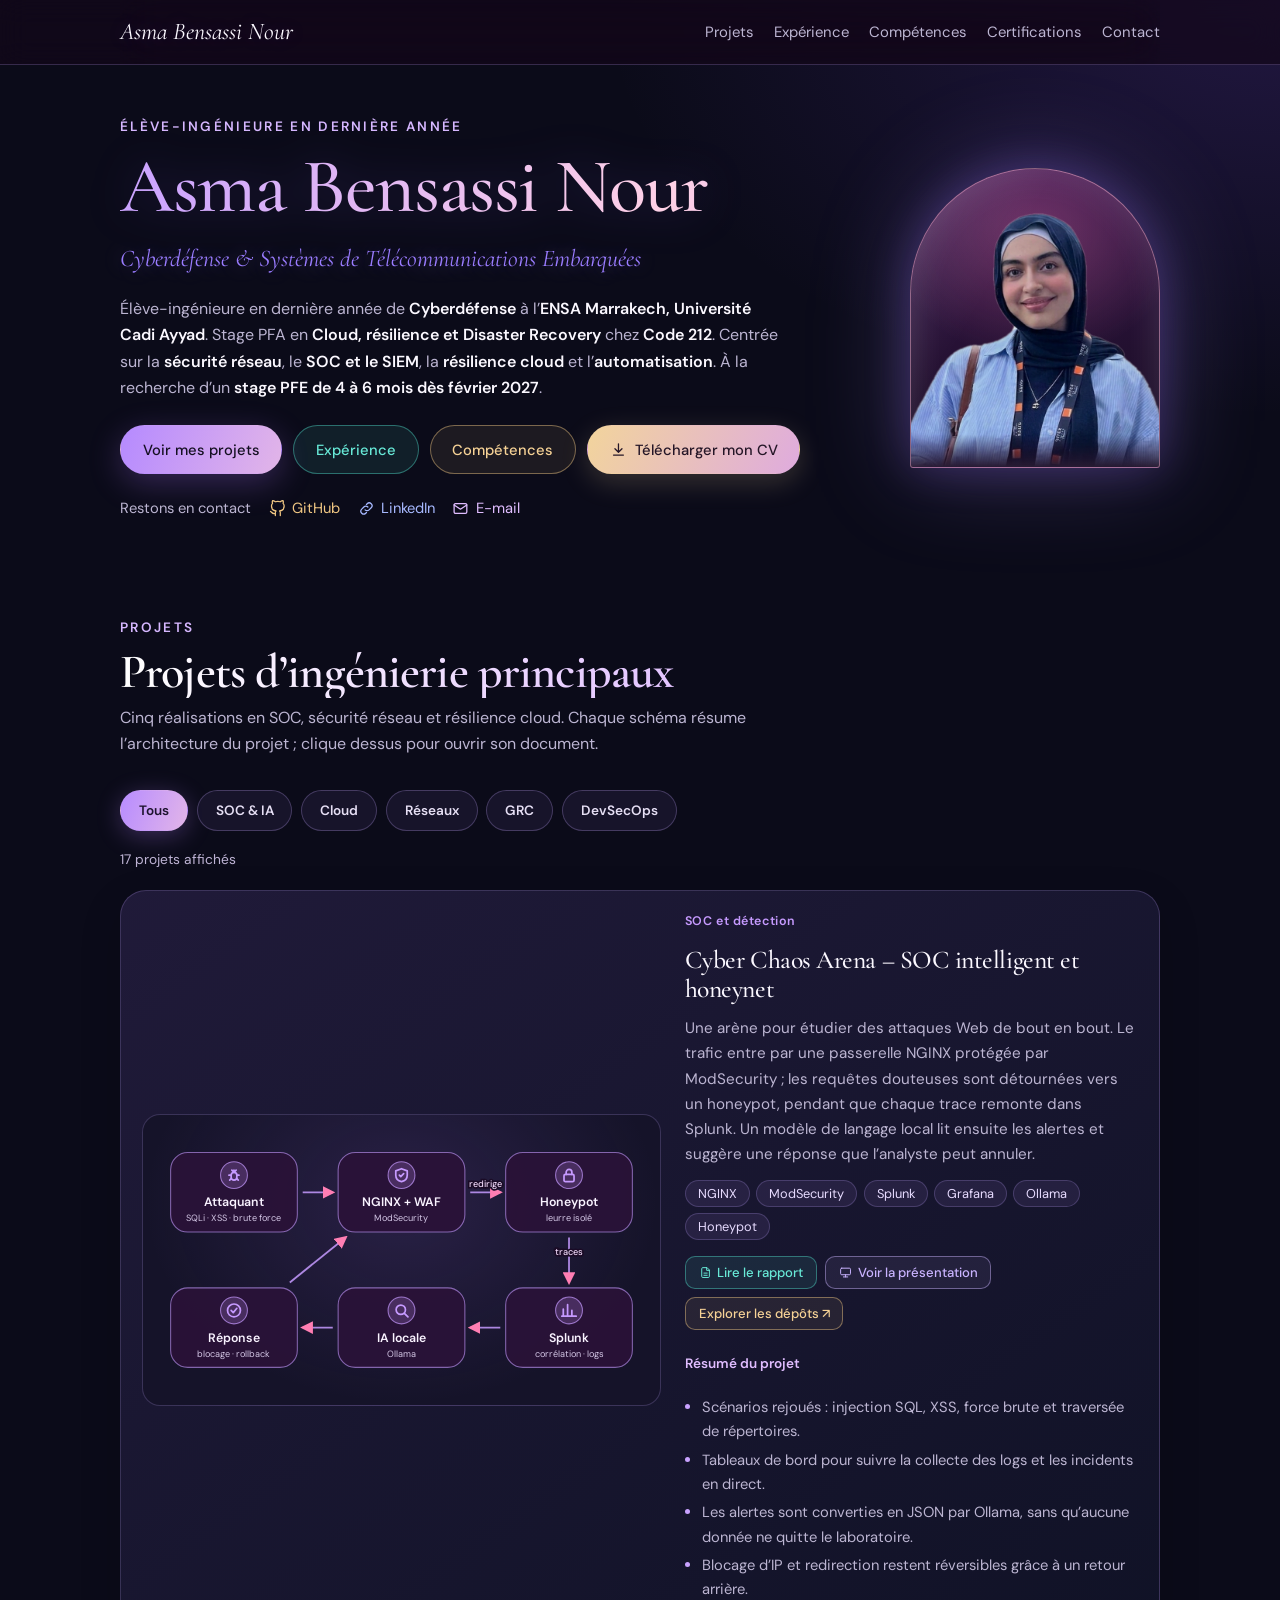
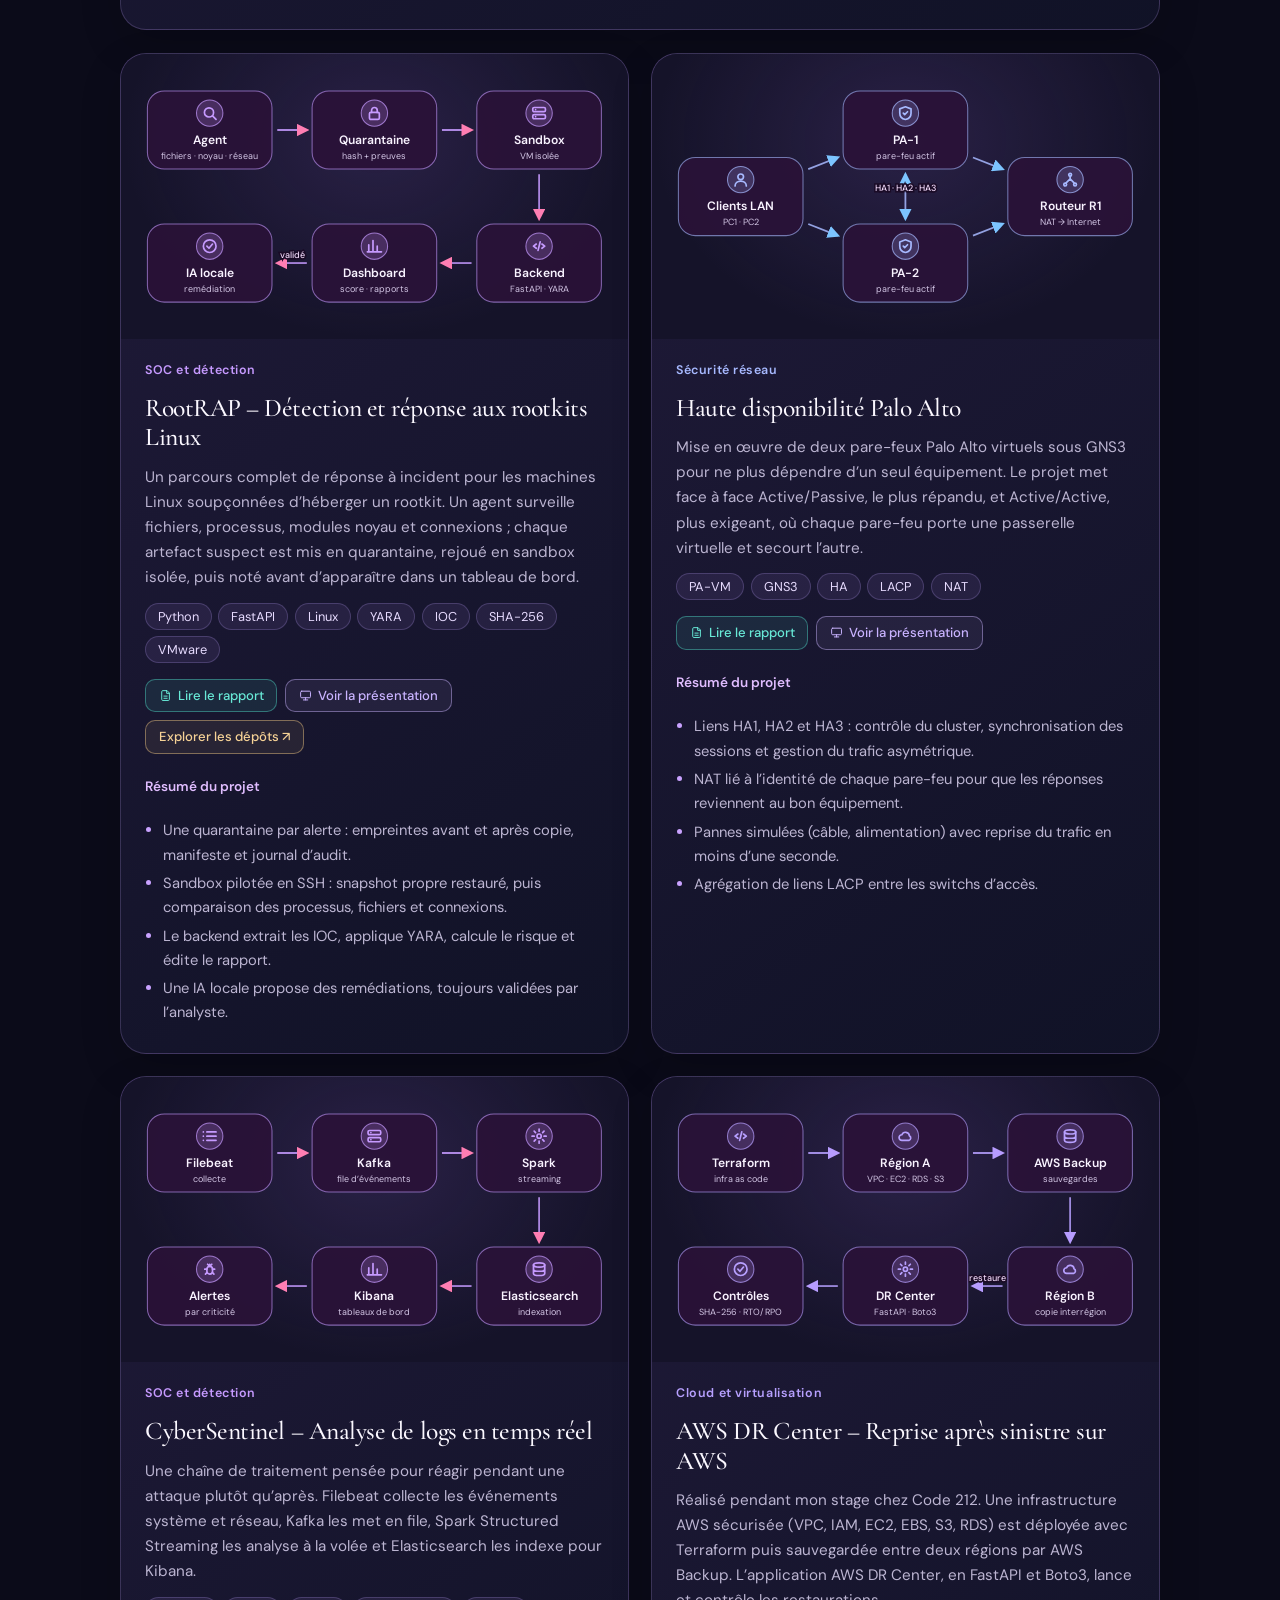
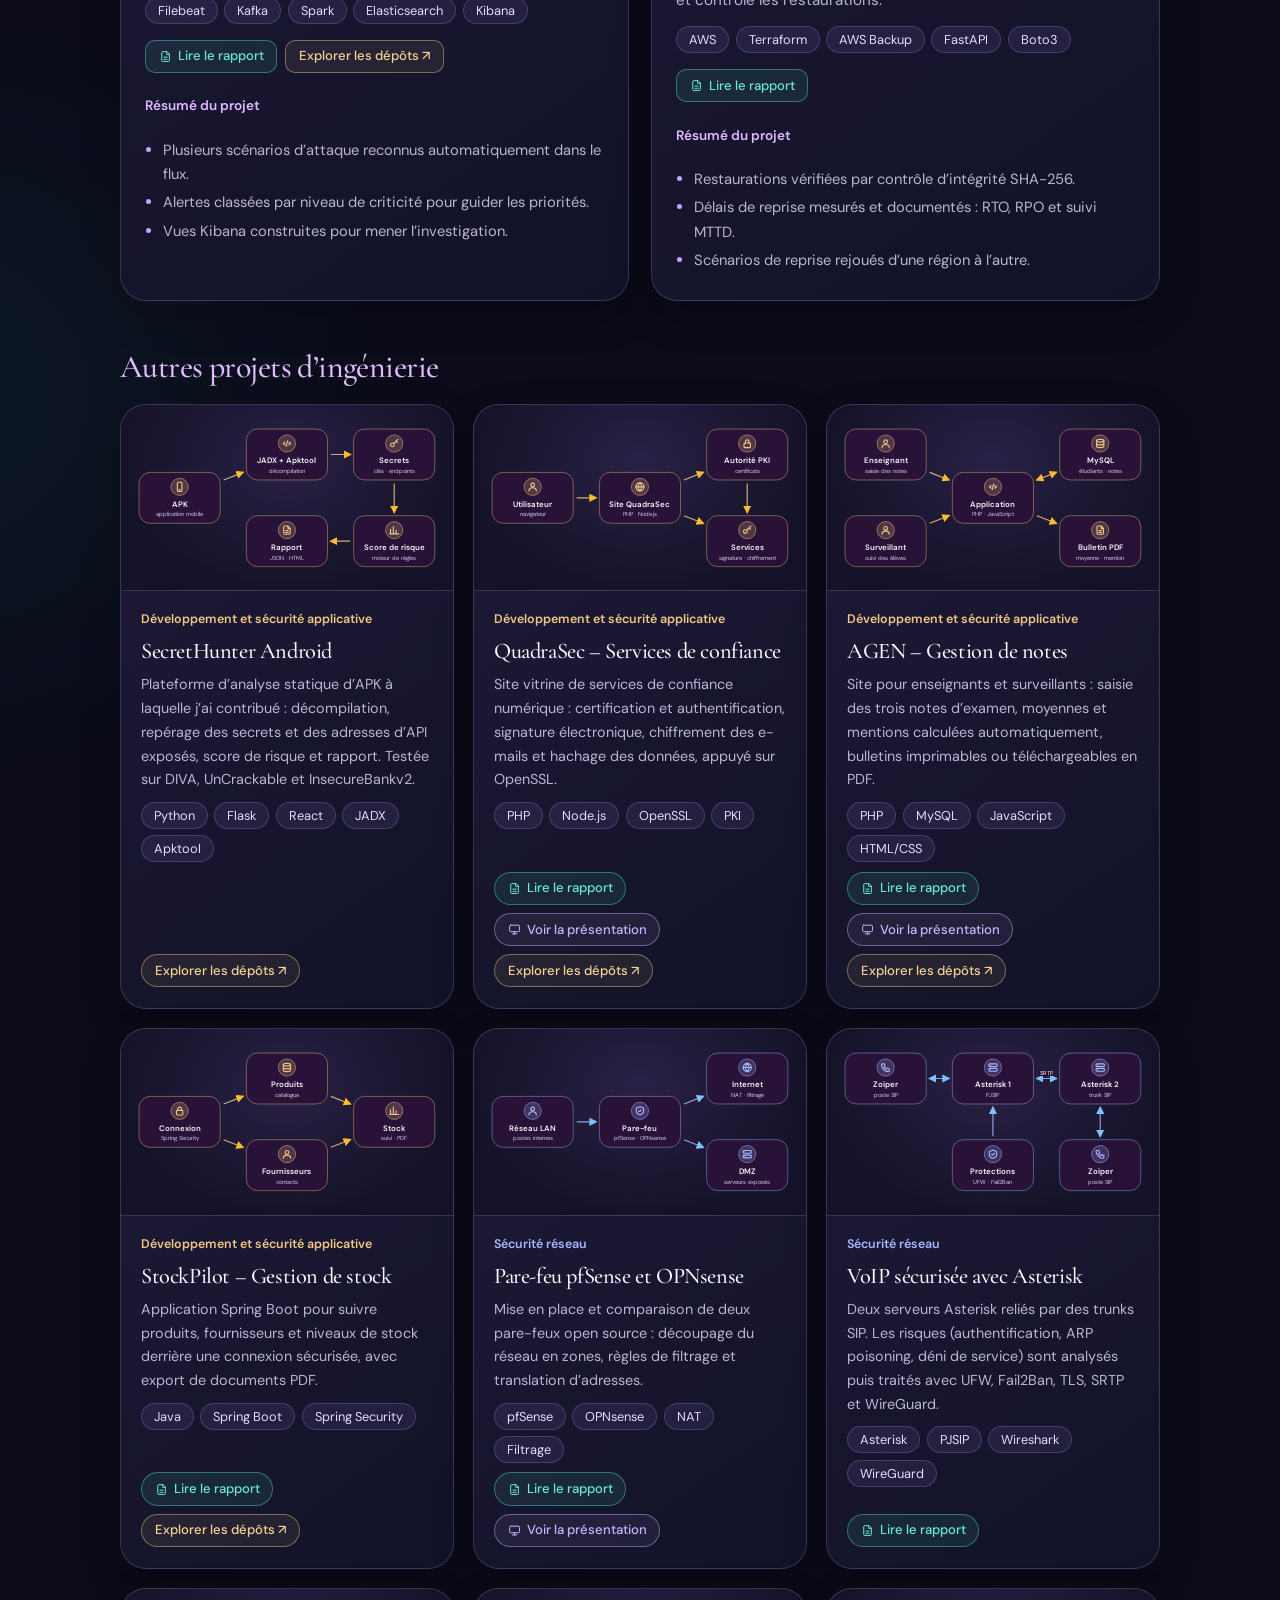
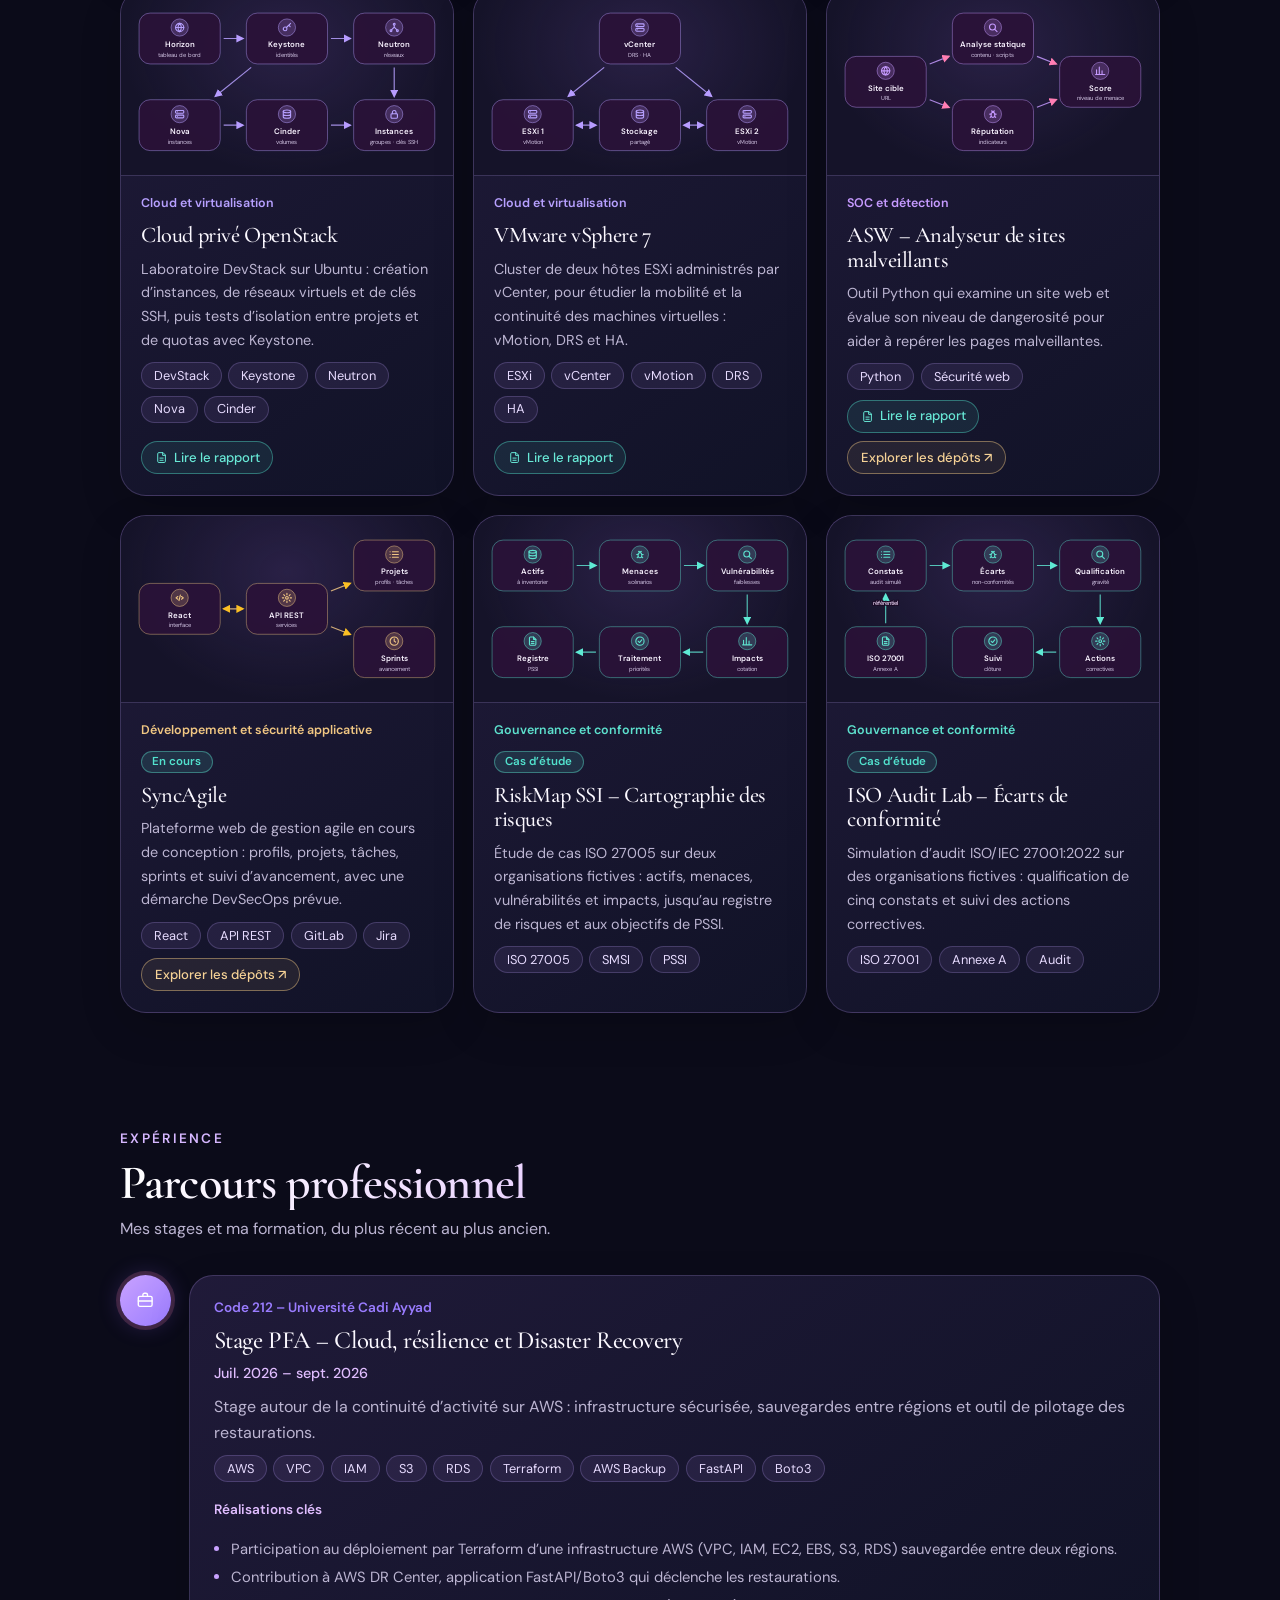
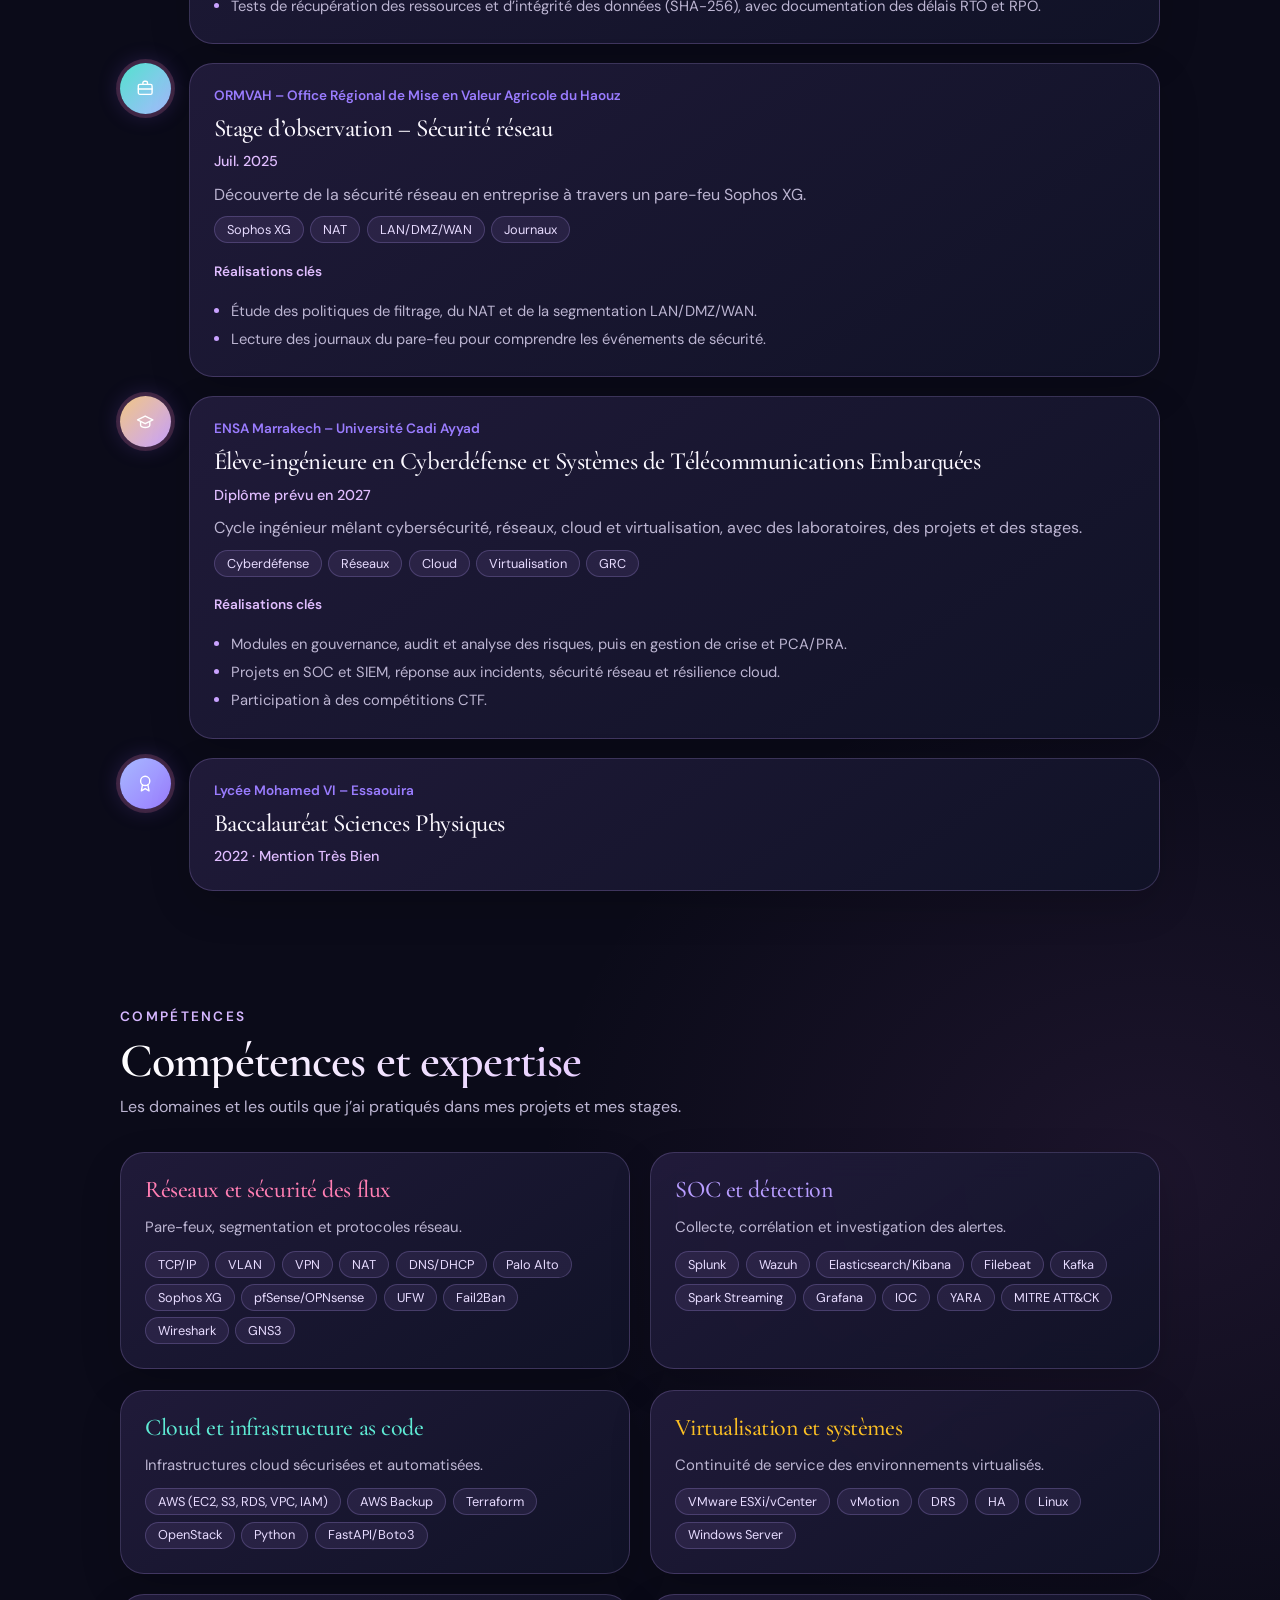
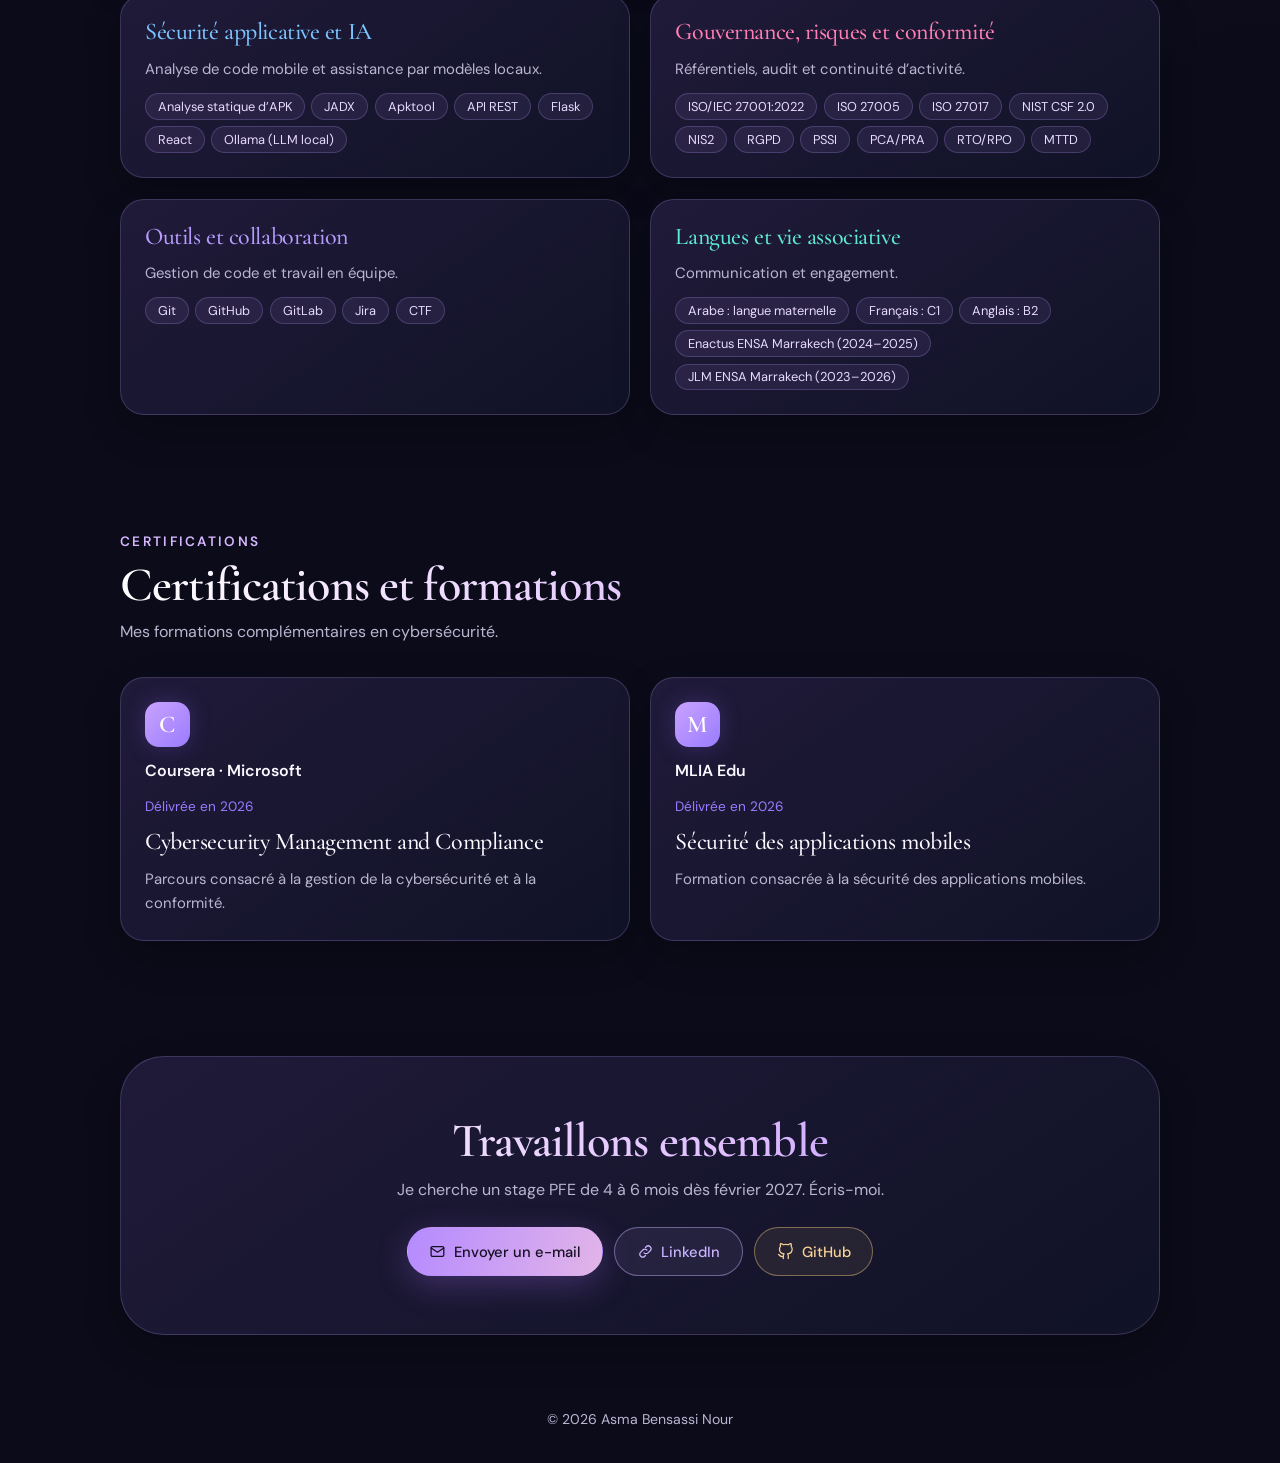
<file: index (3).html>
<!DOCTYPE html>

<html lang="fr">
<head>
<meta charset="utf-8"/>
<meta content="width=device-width, initial-scale=1, viewport-fit=cover" name="viewport"/>
<meta content="#13071a" name="theme-color"/>
<meta content="Portfolio d’Asma Bensassi Nour, élève-ingénieure en cyberdéfense à l’ENSA Marrakech." name="description"/>
<title>Asma Bensassi Nour – Portfolio</title>
<link href="https://fonts.googleapis.com/css2?family=Cormorant+Garamond:ital,wght@0,500;0,600;1,500&amp;family=DM+Sans:wght@400;500;600&amp;display=swap" rel="stylesheet"/>
<style>:root{--bg:#13071a;--glass:rgba(255,255,255,.05);--ink:#fdeef6;--muted:#cdb3c6;--rose:#ff7eb3;--rose2:#ffa8cf;--lilac:#b79cff;--line:rgba(255,160,205,.2);--glow:rgba(255,126,179,.45);
--serif:'Cormorant Garamond',Georgia,serif;--sans:'DM Sans',system-ui,-apple-system,'Segoe UI',sans-serif;color-scheme:dark}
html{scroll-behavior:smooth}*,*::before,*::after{box-sizing:border-box}
body{margin:0;color:var(--ink);font:400 1rem/1.65 var(--sans);background:var(--bg);
background-image:radial-gradient(55rem 38rem at 90% -8%,rgba(183,156,255,.26),transparent 62%),radial-gradient(48rem 34rem at -8% 18%,rgba(255,126,179,.2),transparent 62%),radial-gradient(40rem 30rem at 60% 95%,rgba(255,126,179,.12),transparent 65%);background-attachment:fixed}
a{color:inherit}:focus-visible{outline:2px solid var(--rose2);outline-offset:3px;border-radius:8px}
.wrap{max-width:1080px;margin:0 auto;padding:0 1.25rem}
main.wrap{padding-top:0}
section{padding:3.6rem 0;scroll-margin-top:4rem}
h1,h2,h3{font-family:var(--serif);font-weight:500;line-height:1.1;margin:0}
h2{font-size:clamp(2.1rem,5vw,3rem);margin-bottom:.4rem;background:linear-gradient(90deg,#fff,var(--rose2) 60%,var(--lilac));-webkit-background-clip:text;background-clip:text;color:transparent}
h4{font-family:var(--sans);font-size:.85rem;font-weight:600;color:var(--rose2);margin:.6rem 0 .2rem}
.label{font-size:.85rem;font-weight:600;color:var(--lilac);margin-bottom:.4rem}
.lead{color:var(--muted);max-width:60ch;margin:0 0 2rem}
svg.i{width:1.15em;height:1.15em;fill:none;stroke:currentColor;stroke-width:1.8;stroke-linecap:round;stroke-linejoin:round;flex:none}
header.bar{position:sticky;top:0;z-index:20;background:rgba(19,7,26,.72);backdrop-filter:blur(14px);-webkit-backdrop-filter:blur(14px);border-bottom:1px solid var(--line)}
nav{display:flex;justify-content:space-between;align-items:center;gap:1rem;padding:.75rem 0;flex-wrap:wrap}
.logo{font-family:var(--serif);font-size:1.5rem;font-style:italic;text-decoration:none;text-shadow:0 0 18px var(--glow)}
nav ul{display:flex;gap:1.3rem;list-style:none;margin:0;padding:0;flex-wrap:wrap}
nav ul a{text-decoration:none;color:var(--muted);font-size:.93rem;transition:color .2s,text-shadow .2s}
nav ul a:hover{color:var(--rose2);text-shadow:0 0 14px var(--glow)}
/* accueil */
.hero{display:grid;grid-template-columns:1fr 250px;gap:3rem;align-items:center;padding:3.2rem 0 2.4rem}
.hero h1{font-size:clamp(2.8rem,7vw,4.8rem);background:linear-gradient(100deg,var(--rose),#ffd1e6 30%,var(--lilac) 55%,var(--rose) 80%);background-size:250% 100%;-webkit-background-clip:text;background-clip:text;color:transparent;animation:shine 7s ease-in-out infinite alternate;filter:drop-shadow(0 0 22px var(--glow))}
@keyframes shine{to{background-position:100% 0}}
.role{font-family:var(--serif);font-style:italic;font-size:1.5rem;color:var(--lilac);margin:.6rem 0 1.1rem;text-shadow:0 0 20px rgba(183,156,255,.45)}
.hero p{max-width:60ch;color:var(--muted);margin:0}.hero p strong{color:var(--ink);font-weight:600}
.btns{display:flex;gap:.7rem;flex-wrap:wrap;margin-top:1.5rem}
.btn{display:inline-flex;align-items:center;gap:.5rem;padding:.7rem 1.35rem;border-radius:999px;text-decoration:none;font-weight:500;font-size:.92rem;border:1.5px solid var(--rose);transition:box-shadow .25s,transform .25s,background .25s}
.btn.fill{background:linear-gradient(120deg,var(--rose),var(--lilac));border-color:transparent;color:#2a0f26;box-shadow:0 0 24px var(--glow)}
.btn.fill:hover{box-shadow:0 0 38px var(--glow),0 0 70px rgba(183,156,255,.35);transform:translateY(-2px)}
.btn.ghost{color:var(--rose2);background:var(--glass)}.btn.ghost:hover{box-shadow:0 0 26px var(--glow);background:rgba(255,126,179,.14);transform:translateY(-2px)}
.connect{display:flex;gap:1.1rem;flex-wrap:wrap;align-items:center;margin-top:1.4rem;font-size:.92rem}
.connect span{color:var(--muted)}.connect a{display:inline-flex;align-items:center;gap:.4rem;text-decoration:none;color:var(--rose2)}.connect a:hover{text-shadow:0 0 14px var(--glow)}
.arch{aspect-ratio:5/6;width:250px;border-radius:999px 999px 24px 24px;background:linear-gradient(165deg,#ff9cc8,#f08cc4 50%,#b9a2ff);border:1.5px solid rgba(255,190,220,.55);position:relative;overflow:hidden;box-shadow:0 0 44px var(--glow),0 0 100px rgba(183,156,255,.28),inset 0 0 36px rgba(255,255,255,.14)}
.arch::after{content:"";position:absolute;inset:0;background:linear-gradient(120deg,rgba(255,255,255,.28),transparent 35%);pointer-events:none}
.arch img{position:absolute;inset:0;width:100%;height:100%;object-fit:cover;object-position:center bottom}
/* tags et liens */
.tags{display:flex;flex-wrap:wrap;gap:.4rem;list-style:none;margin:0;padding:0}
.tags li{background:rgba(255,126,179,.14);border:1px solid rgba(255,160,205,.3);border-radius:999px;padding:.12rem .75rem;font-size:.8rem;color:#ffd6e8}
.links{display:flex;gap:.5rem;flex-wrap:wrap;margin-top:.2rem}
.lk{display:inline-flex;align-items:center;gap:.35rem;font-size:.82rem;font-weight:500;text-decoration:none;color:var(--rose2);border:1px solid var(--line);background:rgba(255,255,255,.04);border-radius:999px;padding:.3rem .8rem;transition:background .2s,box-shadow .2s}
.lk:hover{background:rgba(255,126,179,.2);box-shadow:0 0 18px var(--glow)}.lk svg{width:1em;height:1em}
.sum{margin:0;padding-left:1.1rem;color:var(--muted);font-size:.92rem}.sum li{margin:.25rem 0}.sum li::marker{color:var(--rose)}
/* cartes projets */
.feats{display:grid;grid-template-columns:repeat(2,1fr);gap:1.4rem}
.card{position:relative;background:var(--glass);backdrop-filter:blur(14px);-webkit-backdrop-filter:blur(14px);border:1px solid var(--line);border-radius:26px;overflow:hidden;display:flex;flex-direction:column;transition:transform .3s,border-color .3s,box-shadow .3s}
.card:hover{transform:translateY(-4px);border-color:rgba(255,160,205,.65);box-shadow:0 10px 40px rgba(255,126,179,.28)}
.card .body{padding:1.3rem 1.5rem 1.5rem;display:flex;flex-direction:column;gap:.7rem;flex:1}
.card h3{font-size:1.6rem}.card p{margin:0;color:var(--muted);font-size:.95rem}
.cover{display:block;position:relative;aspect-ratio:16/9;overflow:hidden;text-decoration:none;flex:none}
.cover img{width:100%;height:100%;object-fit:cover;object-position:top;display:block;transition:transform .5s}
.card:hover .cover img{transform:scale(1.05)}
.cover.art{display:grid;place-items:center;color:#fff;background:linear-gradient(135deg,rgba(255,126,179,.75),rgba(130,80,185,.8))}
.cover.art svg{width:3.6rem;height:3.6rem;stroke-width:1.4;filter:drop-shadow(0 6px 14px rgba(0,0,0,.3))}
.cover.art::before{content:"";position:absolute;width:9rem;height:9rem;border-radius:50%;background:rgba(255,255,255,.16);right:-2.5rem;top:-3rem}
.feat.wide{grid-column:1/-1;flex-direction:row}.feat.wide .cover{width:50%;aspect-ratio:16/9;align-self:center;margin:1.3rem 0 1.3rem 1.3rem;border-radius:18px;border:1px solid var(--line)}.feat.wide .cover img{object-position:center}
h3.sub{font-size:2rem;margin:3rem 0 1.2rem;color:var(--rose2)}
.minis{display:grid;grid-template-columns:repeat(3,1fr);gap:1.2rem}
.mini{padding:1.4rem;gap:.7rem}.mini h3{font-size:1.4rem}.mini .links{margin-top:auto}
.mi{width:2.7rem;height:2.7rem;border-radius:14px;display:grid;place-items:center;color:#fff;background:linear-gradient(135deg,var(--rose),var(--lilac));box-shadow:0 0 22px var(--glow)}.mi svg{width:1.35rem;height:1.35rem}
/* parcours */
.timeline{display:grid;gap:1.2rem}
.job{display:grid;grid-template-columns:3.2rem 1fr;gap:1.1rem;align-items:start}
.dot{width:3.2rem;height:3.2rem;border-radius:50%;display:grid;place-items:center;color:#fff;background:linear-gradient(135deg,var(--rose),var(--lilac));box-shadow:0 0 0 4px rgba(255,126,179,.18),0 0 22px var(--glow)}
.box{background:var(--glass);backdrop-filter:blur(14px);-webkit-backdrop-filter:blur(14px);border:1px solid var(--line);border-radius:24px;padding:1.3rem 1.5rem;display:flex;flex-direction:column;gap:.5rem}
.org{font-size:.85rem;font-weight:600;color:var(--lilac)}.box h3{font-size:1.55rem}.meta{color:var(--rose2);font-size:.9rem;font-weight:500}.box p{margin:0;color:var(--muted)}
/* compétences et certifications */
.skills{display:grid;grid-template-columns:repeat(2,1fr);gap:1.3rem}
.skill,.cert{background:var(--glass);backdrop-filter:blur(14px);-webkit-backdrop-filter:blur(14px);border:1px solid var(--line);border-radius:24px;padding:1.5rem;display:flex;flex-direction:column;gap:.7rem;transition:border-color .3s,box-shadow .3s}
.skill:hover,.cert:hover{border-color:rgba(255,160,205,.6);box-shadow:0 0 34px rgba(255,126,179,.22)}
.skill h3,.cert h3{font-size:1.5rem;color:var(--rose2)}.skill p,.cert p{margin:0;color:var(--muted);font-size:.93rem}
.certs{display:grid;grid-template-columns:repeat(2,1fr);gap:1.3rem}
.badge{width:2.8rem;height:2.8rem;border-radius:14px;display:grid;place-items:center;font-family:var(--serif);font-size:1.5rem;font-weight:600;color:#fff;background:linear-gradient(135deg,var(--rose),var(--lilac));box-shadow:0 0 22px var(--glow)}
.iss{font-weight:600}.when{font-size:.85rem;color:var(--lilac)}.cert h3{color:var(--ink)}
.contactbox{text-align:center;background:linear-gradient(145deg,rgba(255,126,179,.2),rgba(183,156,255,.16));border:1px solid rgba(255,160,205,.35);border-radius:44px;padding:3.6rem 1.5rem;box-shadow:0 0 60px rgba(255,126,179,.2)}
.contactbox .lead{margin:.6rem auto 0}.contactbox .btns{justify-content:center}
footer{text-align:center;color:var(--muted);font-size:.88rem;padding:1rem 0 2rem}
@media (max-width:900px){.minis{grid-template-columns:repeat(2,1fr)}.feat.wide{flex-direction:column}.feat.wide .cover{width:auto;margin:1.2rem 1.2rem 0}}
@media (max-width:700px){.hero{grid-template-columns:1fr;gap:2rem}.arch{margin:0 auto;order:-1;width:200px}.feats,.minis,.skills,.certs{grid-template-columns:1fr}section{padding:2.8rem 0}body{background-attachment:scroll}.job{grid-template-columns:2.6rem 1fr;gap:.8rem}.dot{width:2.6rem;height:2.6rem}}
@media (prefers-reduced-motion:reduce){html{scroll-behavior:auto}*{transition:none!important;animation:none!important}}

/* ===== v3 : photo, schémas, boutons colorés ===== */
:root{--mint:#5eead4;--amber:#fbbf24;--sky:#7cc4ff}
.arch{background:radial-gradient(85% 60% at 50% 22%,rgba(255,126,179,.30),transparent 70%),linear-gradient(170deg,#3b1651,#22102f 65%,#170a24);border:1.5px solid rgba(255,190,220,.5)}
.arch::after{background:linear-gradient(120deg,rgba(255,255,255,.12),transparent 35%)}
.cover.art{aspect-ratio:16/9;display:block;background:radial-gradient(90% 80% at 50% 0%,rgba(var(--c),.30),transparent 70%),radial-gradient(60% 60% at 100% 100%,rgba(var(--c),.16),transparent 70%),#1a0b26}
.cover.art::before,.cover.art::after{display:none}
.cover.art svg.sch{width:100%;height:100%;display:block;stroke-width:initial;filter:none}
.cover.art:hover{box-shadow:inset 0 0 0 1.5px rgba(var(--c),.7)}
.g-soc{--c:255,126,179}.g-reseau{--c:124,196,255}.g-cloud{--c:183,156,255}.g-dev{--c:251,191,36}.g-gov{--c:94,234,212}
.nl{font:600 11.5px var(--sans);fill:#fff}.ns{font:400 8.5px var(--sans);fill:#cdb3c6}
.el{font:500 8.5px var(--sans);fill:#f0dbe8;paint-order:stroke;stroke:#1a0b26;stroke-width:3px}
.feat.wide .cover.art{aspect-ratio:16/9}
.card:hover{border-color:var(--k)}
.cat{font-size:.78rem;font-weight:600}
.bdg{align-self:flex-start;font-size:.72rem;font-weight:600;color:var(--mint);background:rgba(94,234,212,.12);border:1px solid rgba(94,234,212,.4);border-radius:999px;padding:.05rem .65rem}
.mini{padding:0;gap:0}.mini .body{padding:1.1rem 1.25rem 1.3rem;gap:.6rem}.mini h3{font-size:1.4rem}.mini p{font-size:.9rem}
.mini .cover.art{border-bottom:1px solid var(--line)}
.lk{--k:255,126,179;color:rgb(var(--k));border-color:rgba(var(--k),.45);background:rgba(var(--k),.1)}
.lk:hover{background:rgba(var(--k),.3);box-shadow:0 0 18px rgba(var(--k),.5)}
.lk.rap{--k:255,126,179}.lk.pres{--k:183,156,255}.lk.demo{--k:94,234,212}.lk.git{--k:251,191,36}
.btn.mint{color:var(--mint);border-color:rgba(94,234,212,.7);background:rgba(94,234,212,.08)}.btn.mint:hover{background:rgba(94,234,212,.2);box-shadow:0 0 26px rgba(94,234,212,.4);transform:translateY(-2px)}
.btn.amber{color:var(--amber);border-color:rgba(251,191,36,.7);background:rgba(251,191,36,.08)}.btn.amber:hover{background:rgba(251,191,36,.2);box-shadow:0 0 26px rgba(251,191,36,.4);transform:translateY(-2px)}
.btn.sky{color:var(--sky);border-color:rgba(124,196,255,.7);background:rgba(124,196,255,.08)}.btn.sky:hover{background:rgba(124,196,255,.2);box-shadow:0 0 26px rgba(124,196,255,.4);transform:translateY(-2px)}
.btn.cv{background:linear-gradient(120deg,var(--mint),var(--sky));border-color:transparent;color:#06222a;box-shadow:0 0 24px rgba(94,234,212,.35)}.btn.cv:hover{box-shadow:0 0 38px rgba(94,234,212,.55);transform:translateY(-2px)}
.connect a.c-git{color:var(--amber)}.connect a.c-in{color:var(--sky)}.connect a.c-mail{color:var(--rose2)}
.skill{border-left:3px solid var(--sk,#ff7eb3)}.skill h3{color:var(--sk,#ff7eb3)}
.skills .skill:nth-child(5n+1){--sk:#ff7eb3}.skills .skill:nth-child(5n+2){--sk:#b79cff}.skills .skill:nth-child(5n+3){--sk:#5eead4}.skills .skill:nth-child(5n+4){--sk:#fbbf24}.skills .skill:nth-child(5n){--sk:#7cc4ff}
.job:nth-child(2) .dot{background:linear-gradient(135deg,var(--mint),var(--sky))}.job:nth-child(3) .dot{background:linear-gradient(135deg,var(--amber),var(--rose))}.job:nth-child(4) .dot{background:linear-gradient(135deg,var(--sky),var(--lilac))}
@media (max-width:900px){.feat.wide .cover.art{width:auto}}
</style>
<link href="https://fonts.googleapis.com/css2?family=Inter:wght@400;500;600;700;800&amp;display=swap" rel="stylesheet"/>

<style>
/* Asma / signature visual identity */
:root{--bg:#0b0b19;--glass:#15152b;--ink:#fbf8ff;--muted:#bcb5d2;--rose:#c9a2ff;--rose2:#e0bdff;--lilac:#9a7cff;--mint:#52e2ce;--amber:#f1c783;--sky:#a7b9ff;--line:rgba(190,163,255,.22);--glow:rgba(145,100,255,.25);--serif:'Cormorant Garamond',Georgia,serif;--sans:'DM Sans',system-ui,sans-serif;color-scheme:dark}
html{scroll-behavior:smooth}body{background:#0b0b19!important;background-image:radial-gradient(ellipse 65rem 40rem at 100% 0%,rgba(113,66,207,.22),transparent 65%),radial-gradient(ellipse 46rem 35rem at -10% 38%,rgba(26,174,168,.09),transparent 70%),radial-gradient(ellipse 55rem 45rem at 90% 80%,rgba(182,103,208,.1),transparent 70%)!important;color:var(--ink)}
body::before{content:'';position:fixed;inset:0;pointer-events:none;opacity:.22;background-image:radial-gradient(#d6c3ff 0.6px,transparent .7px);background-size:26px 26px;mask-image:linear-gradient(to bottom,#000,transparent 90%);z-index:-1}
.card,.skill,.cert,.job .box,.contactbox{background:linear-gradient(145deg,rgba(34,28,60,.93),rgba(17,19,39,.96))!important;border:1px solid rgba(196,167,255,.21)!important;box-shadow:0 15px 42px rgba(0,0,0,.16);transition:transform .25s ease,border-color .25s ease,box-shadow .25s ease}
.card:hover,.skill:hover,.cert:hover{transform:translateY(-5px);border-color:rgba(188,153,255,.65)!important;box-shadow:0 22px 55px rgba(77,39,141,.25),0 0 0 1px rgba(188,153,255,.09)}
h1,h2,h3{letter-spacing:-.018em}h1,h2{font-family:var(--serif)!important}h2{font-weight:600} .label{color:#d6b7ff!important;letter-spacing:.17em;text-transform:uppercase}
.btn.fill{background:linear-gradient(110deg,#b58aff,#e2b5e8)!important;color:#151022!important;border-color:transparent!important;box-shadow:0 9px 32px rgba(171,113,247,.27)}
.btn.mint,.lk.rap{color:#68e9d7!important;border-color:rgba(82,226,206,.42)!important;background:rgba(82,226,206,.09)!important}
.btn.amber,.lk.git{color:#f6d296!important;border-color:rgba(241,199,131,.45)!important;background:rgba(241,199,131,.08)!important}
.btn.sky,.lk.pres{color:#c9b3ff!important;border-color:rgba(201,179,255,.45)!important;background:rgba(201,179,255,.08)!important}
.btn.cv{background:linear-gradient(115deg,#f2d49c,#dfabde)!important;color:#251627!important;box-shadow:0 8px 28px rgba(242,212,156,.2)}
.btn,.lk{transition:transform .2s ease,box-shadow .2s ease,background .2s ease}.btn:hover,.lk:hover{transform:translateY(-2px)}
.tags li{background:rgba(172,142,235,.1)!important;border-color:rgba(191,163,255,.22)!important;color:#e7dbff!important}
.feat .cover.art,.mini .cover.art{background:radial-gradient(ellipse at 50% 30%,rgba(113,80,172,.22),transparent 70%),#151329!important}
.sch rect{filter:none}.sch .nl{fill:#f9f3ff}.sch .ns{fill:#d3c6e5}.sch .el{fill:#f2dafa}
.filter-bar{display:flex;gap:.55rem;flex-wrap:wrap;margin:1.7rem 0 1.8rem}.filter-chip{cursor:pointer;border:1px solid rgba(199,173,255,.26);background:rgba(26,23,47,.82);color:#e6dff4;padding:.7rem 1.12rem;border-radius:100px;font:600 .85rem var(--sans);transition:all .2s}.filter-chip:hover{border-color:#d2a6ff;background:rgba(146,99,218,.19)}.filter-chip[aria-pressed="true"]{background:linear-gradient(110deg,#b78cff,#e2b5e8);border-color:transparent;color:#1d132e;box-shadow:0 5px 24px rgba(173,123,242,.3)}.card[hidden]{display:none!important}.project-count{font-size:.86rem;color:#bfb4d5;margin-top:-.75rem;margin-bottom:1.2rem}
.feat .body{gap:.8rem}.feat .body h3{line-height:1.15}.feat .links{display:flex;gap:.5rem;flex-wrap:wrap}.feat .links a{border-radius:10px}.feat .cat{letter-spacing:.045em}.feat .cover{overflow:hidden}.feat .cover svg{transition:transform .45s ease}.feat:hover .cover svg{transform:scale(1.025)}
nav{backdrop-filter:blur(20px)}a:focus-visible,button:focus-visible{outline:2px solid #67e8d8;outline-offset:4px}
@media(prefers-reduced-motion:reduce){*,*:before,*:after{scroll-behavior:auto!important;transition:none!important;animation:none!important}}
@media(max-width:600px){.filter-chip{padding:.55rem .85rem;font-size:.78rem}.filter-bar{gap:.4rem}.feat .links a{justify-content:center}}
</style></head>
<body>
<svg aria-hidden="true" height="0" style="position:absolute" width="0"><defs><marker id="m-soc" markerheight="7" markerwidth="7" orient="auto-start-reverse" refx="8" refy="5" viewbox="0 0 10 10"><path d="M0 0L10 5L0 10z" fill="#ff7eb3"></path></marker><marker id="m-reseau" markerheight="7" markerwidth="7" orient="auto-start-reverse" refx="8" refy="5" viewbox="0 0 10 10"><path d="M0 0L10 5L0 10z" fill="#7cc4ff"></path></marker><marker id="m-cloud" markerheight="7" markerwidth="7" orient="auto-start-reverse" refx="8" refy="5" viewbox="0 0 10 10"><path d="M0 0L10 5L0 10z" fill="#b79cff"></path></marker><marker id="m-dev" markerheight="7" markerwidth="7" orient="auto-start-reverse" refx="8" refy="5" viewbox="0 0 10 10"><path d="M0 0L10 5L0 10z" fill="#fbbf24"></path></marker><marker id="m-gov" markerheight="7" markerwidth="7" orient="auto-start-reverse" refx="8" refy="5" viewbox="0 0 10 10"><path d="M0 0L10 5L0 10z" fill="#5eead4"></path></marker></defs></svg>
<header class="bar"><div class="wrap"><nav aria-label="Navigation principale">
<a class="logo" href="#top">Asma Bensassi Nour</a>
<ul><li><a href="#projets">Projets</a></li><li><a href="#experience">Expérience</a></li><li><a href="#competences">Compétences</a></li><li><a href="#certifications">Certifications</a></li><li><a href="#contact">Contact</a></li></ul>
</nav></div></header>
<main class="wrap">
<section class="hero" id="top">
<div>
<div class="label">Élève-ingénieure en dernière année</div>
<h1>Asma Bensassi Nour</h1>
<div class="role">Cyberdéfense &amp; Systèmes de Télécommunications Embarquées</div>
<p>Élève-ingénieure en dernière année de <strong>Cyberdéfense</strong> à l’<strong>ENSA Marrakech, Université Cadi Ayyad</strong>. Stage PFA en <strong>Cloud, résilience et Disaster Recovery</strong> chez <strong>Code 212</strong>. Centrée sur la <strong>sécurité réseau</strong>, le <strong>SOC et le SIEM</strong>, la <strong>résilience cloud</strong> et l’<strong>automatisation</strong>. À la recherche d’un <strong>stage PFE de 4 à 6 mois dès février 2027</strong>.</p>
<div class="btns"><a class="btn fill" href="#projets">Voir mes projets</a><a class="btn mint" href="#experience">Expérience</a><a class="btn amber" href="#competences">Compétences</a><a class="btn cv" download="" href="CV.pdf"><svg aria-hidden="true" class="i" viewbox="0 0 24 24"><path d="M12 4v11M7 11l5 5 5-5M5 20h14"></path></svg>Télécharger mon CV</a></div>
<div class="connect"><span>Restons en contact</span>
<a class="c-git" href="https://github.com/asmabn26" rel="noopener" target="_blank"><svg aria-hidden="true" class="i" viewbox="0 0 24 24"><path d="M9 19c-5 1.5-5-2.5-7-3m14 6v-3.87a3.37 3.37 0 00-.94-2.61c3.14-.35 6.44-1.54 6.44-7A5.44 5.44 0 0020 4.77 5.07 5.07 0 0019.91 1S18.73.65 16 2.48a13.38 13.38 0 00-7 0C6.27.65 5.09 1 5.09 1A5.07 5.07 0 005 4.77a5.44 5.44 0 00-1.5 3.78c0 5.42 3.3 6.61 6.44 7A3.37 3.37 0 009 18.13V22"></path></svg>GitHub</a>
<a class="c-in" href="https://www.linkedin.com/in/asma-bensassi-nour-1bba90338" rel="noopener" target="_blank"><svg aria-hidden="true" class="i" viewbox="0 0 24 24"><path d="M10 14a4 4 0 005.7 0l3-3a4 4 0 00-5.7-5.7l-1 1M14 10a4 4 0 00-5.7 0l-3 3a4 4 0 005.7 5.7l1-1"></path></svg>LinkedIn</a>
<a class="c-mail" href="mailto:asmabensassinour4@gmail.com"><svg aria-hidden="true" class="i" viewbox="0 0 24 24"><rect height="14" rx="2" width="18" x="3" y="5"></rect><path d="M3 7l9 6 9-6"></path></svg>E-mail</a></div>
</div>
<div class="arch"><img alt="Portrait d’Asma Bensassi Nour" src="photo.png"/></div>
</section>
<section id="projets">
<div class="label">Projets</div><h2>Projets d’ingénierie principaux</h2>
<p class="lead">Cinq réalisations en SOC, sécurité réseau et résilience cloud. Chaque schéma résume l’architecture du projet ; clique dessus pour ouvrir son document.</p><div aria-label="Filtrer les projets" class="filter-bar" role="group"><button aria-pressed="true" class="filter-chip" data-filter="all" type="button">Tous</button><button aria-pressed="false" class="filter-chip" data-filter="soc" type="button">SOC &amp; IA</button><button aria-pressed="false" class="filter-chip" data-filter="cloud" type="button">Cloud</button><button aria-pressed="false" class="filter-chip" data-filter="network" type="button">Réseaux</button><button aria-pressed="false" class="filter-chip" data-filter="grc" type="button">GRC</button><button aria-pressed="false" class="filter-chip" data-filter="devsecops" type="button">DevSecOps</button></div><p aria-live="polite" class="project-count">17 projets affichés</p>
<div class="feats"><article class="card feat wide" data-categories="soc" style="--k:#c69aff"><a aria-label="Ouvrir le document du projet Cyber Chaos Arena – SOC intelligent et honeynet" class="cover art g-soc" href="projets/cyber-chaos-arena/presentation.pdf"><svg aria-label="Schéma du projet" class="sch" preserveaspectratio="xMidYMid meet" role="img" viewbox="0 0 480 270"><line marker-end="url(#m-soc)" stroke="#c69aff" stroke-opacity=".85" stroke-width="1.7" x1="148" x2="176" y1="72" y2="72"></line><line marker-end="url(#m-soc)" stroke="#c69aff" stroke-opacity=".85" stroke-width="1.7" x1="304" x2="332" y1="72" y2="72"></line><text class="el" text-anchor="middle" x="318" y="67">redirige</text><line marker-end="url(#m-soc)" stroke="#c69aff" stroke-opacity=".85" stroke-width="1.7" x1="396" x2="396" y1="114" y2="156"></line><text class="el" text-anchor="middle" x="396" y="130">traces</text><line marker-end="url(#m-soc)" stroke="#c69aff" stroke-opacity=".85" stroke-width="1.7" x1="332" x2="304" y1="198" y2="198"></line><line marker-end="url(#m-soc)" stroke="#c69aff" stroke-opacity=".85" stroke-width="1.7" x1="176" x2="148" y1="198" y2="198"></line><line marker-end="url(#m-soc)" stroke="#c69aff" stroke-opacity=".85" stroke-width="1.7" x1="136" x2="188" y1="156" y2="114"></line><g><rect fill="#2a1238" fill-opacity=".92" height="74" rx="16" stroke="#c69aff" stroke-opacity=".6" width="118" x="25" y="35"></rect><circle cx="84" cy="56" fill="#c69aff" fill-opacity=".2" r="12.5" stroke="#c69aff" stroke-opacity=".7"></circle><g fill="none" stroke="#c69aff" stroke-linecap="round" stroke-linejoin="round" stroke-width="2.4" transform="translate(76 48) scale(.667)"><rect height="11" rx="4" width="8" x="8" y="8"></rect><path d="M12 8V5M5 12h3M16 12h3M6 19l2-2M18 19l-2-2M9 5l3 3 3-3"></path></g><text class="nl" text-anchor="middle" x="84" y="85">Attaquant</text><text class="ns" text-anchor="middle" x="84" y="99">SQLi · XSS · brute force</text></g><g><rect fill="#2a1238" fill-opacity=".92" height="74" rx="16" stroke="#c69aff" stroke-opacity=".6" width="118" x="181" y="35"></rect><circle cx="240" cy="56" fill="#c69aff" fill-opacity=".2" r="12.5" stroke="#c69aff" stroke-opacity=".7"></circle><g fill="none" stroke="#c69aff" stroke-linecap="round" stroke-linejoin="round" stroke-width="2.4" transform="translate(232 48) scale(.667)"><path d="M12 3l8 3v6c0 5-3.5 8-8 9-4.5-1-8-4-8-9V6z"></path><path d="M9 12l2 2 4-4"></path></g><text class="nl" text-anchor="middle" x="240" y="85">NGINX + WAF</text><text class="ns" text-anchor="middle" x="240" y="99">ModSecurity</text></g><g><rect fill="#2a1238" fill-opacity=".92" height="74" rx="16" stroke="#c69aff" stroke-opacity=".6" width="118" x="337" y="35"></rect><circle cx="396" cy="56" fill="#c69aff" fill-opacity=".2" r="12.5" stroke="#c69aff" stroke-opacity=".7"></circle><g fill="none" stroke="#c69aff" stroke-linecap="round" stroke-linejoin="round" stroke-width="2.4" transform="translate(388 48) scale(.667)"><rect height="10" rx="2" width="14" x="5" y="11"></rect><path d="M8 11V8a4 4 0 018 0v3"></path></g><text class="nl" text-anchor="middle" x="396" y="85">Honeypot</text><text class="ns" text-anchor="middle" x="396" y="99">leurre isolé</text></g><g><rect fill="#2a1238" fill-opacity=".92" height="74" rx="16" stroke="#c69aff" stroke-opacity=".6" width="118" x="337" y="161"></rect><circle cx="396" cy="182" fill="#c69aff" fill-opacity=".2" r="12.5" stroke="#c69aff" stroke-opacity=".7"></circle><g fill="none" stroke="#c69aff" stroke-linecap="round" stroke-linejoin="round" stroke-width="2.4" transform="translate(388 174) scale(.667)"><path d="M4 20V10M10 20V4M16 20v-8M22 20H2"></path></g><text class="nl" text-anchor="middle" x="396" y="211">Splunk</text><text class="ns" text-anchor="middle" x="396" y="225">corrélation · logs</text></g><g><rect fill="#2a1238" fill-opacity=".92" height="74" rx="16" stroke="#c69aff" stroke-opacity=".6" width="118" x="181" y="161"></rect><circle cx="240" cy="182" fill="#c69aff" fill-opacity=".2" r="12.5" stroke="#c69aff" stroke-opacity=".7"></circle><g fill="none" stroke="#c69aff" stroke-linecap="round" stroke-linejoin="round" stroke-width="2.4" transform="translate(232 174) scale(.667)"><circle cx="11" cy="11" r="6.5"></circle><path d="M21 21l-5-5"></path></g><text class="nl" text-anchor="middle" x="240" y="211">IA locale</text><text class="ns" text-anchor="middle" x="240" y="225">Ollama</text></g><g><rect fill="#2a1238" fill-opacity=".92" height="74" rx="16" stroke="#c69aff" stroke-opacity=".6" width="118" x="25" y="161"></rect><circle cx="84" cy="182" fill="#c69aff" fill-opacity=".2" r="12.5" stroke="#c69aff" stroke-opacity=".7"></circle><g fill="none" stroke="#c69aff" stroke-linecap="round" stroke-linejoin="round" stroke-width="2.4" transform="translate(76 174) scale(.667)"><circle cx="12" cy="12" r="9"></circle><path d="M8 12l3 3 5-6"></path></g><text class="nl" text-anchor="middle" x="84" y="211">Réponse</text><text class="ns" text-anchor="middle" x="84" y="225">blocage · rollback</text></g></svg></a><div class="body"><span class="cat" style="color:#c69aff">SOC et détection</span><h3>Cyber Chaos Arena – SOC intelligent et honeynet</h3><p>Une arène pour étudier des attaques Web de bout en bout. Le trafic entre par une passerelle NGINX protégée par ModSecurity ; les requêtes douteuses sont détournées vers un honeypot, pendant que chaque trace remonte dans Splunk. Un modèle de langage local lit ensuite les alertes et suggère une réponse que l’analyste peut annuler.</p><ul class="tags"><li>NGINX</li><li>ModSecurity</li><li>Splunk</li><li>Grafana</li><li>Ollama</li><li>Honeypot</li></ul><div class="links"><a class="lk rap" href="projets/cyber-chaos-arena/rapport.pdf"><svg aria-hidden="true" class="i" viewbox="0 0 24 24"><path d="M14 3H7a2 2 0 00-2 2v14a2 2 0 002 2h10a2 2 0 002-2V8z"></path><path d="M14 3v5h5M9 13h6M9 17h6"></path></svg>Lire le rapport</a><a class="lk pres" href="projets/cyber-chaos-arena/presentation.pdf"><svg aria-hidden="true" class="i" viewbox="0 0 24 24"><rect height="12" rx="2" width="18" x="3" y="4"></rect><path d="M12 16v4M8 20h8"></path></svg>Voir la présentation</a><a class="lk git" href="https://github.com/asmabn26?tab=repositories" rel="noopener" target="_blank" title="Consulter les dépôts publics du profil — lien direct non confirmé">Explorer les dépôts ↗</a>
<!-- Pour ajouter la démo, retire les signes de commentaire et colle ton lien YouTube :
<a class="lk demo" href="COLLE_LE_LIEN_YOUTUBE">Voir la démo</a> --></div><h4>Résumé du projet</h4><ul class="sum"><li>Scénarios rejoués : injection SQL, XSS, force brute et traversée de répertoires.</li><li>Tableaux de bord pour suivre la collecte des logs et les incidents en direct.</li><li>Les alertes sont converties en JSON par Ollama, sans qu’aucune donnée ne quitte le laboratoire.</li><li>Blocage d’IP et redirection restent réversibles grâce à un retour arrière.</li></ul></div></article><article class="card feat" data-categories="soc" style="--k:#c69aff"><a aria-label="Ouvrir le document du projet RootRAP – Détection et réponse aux rootkits Linux" class="cover art g-soc" href="projets/rootrap/presentation.pdf"><svg aria-label="Schéma du projet" class="sch" preserveaspectratio="xMidYMid meet" role="img" viewbox="0 0 480 270"><line marker-end="url(#m-soc)" stroke="#c69aff" stroke-opacity=".85" stroke-width="1.7" x1="148" x2="176" y1="72" y2="72"></line><line marker-end="url(#m-soc)" stroke="#c69aff" stroke-opacity=".85" stroke-width="1.7" x1="304" x2="332" y1="72" y2="72"></line><line marker-end="url(#m-soc)" stroke="#c69aff" stroke-opacity=".85" stroke-width="1.7" x1="396" x2="396" y1="114" y2="156"></line><line marker-end="url(#m-soc)" stroke="#c69aff" stroke-opacity=".85" stroke-width="1.7" x1="332" x2="304" y1="198" y2="198"></line><line marker-end="url(#m-soc)" stroke="#c69aff" stroke-opacity=".85" stroke-width="1.7" x1="176" x2="148" y1="198" y2="198"></line><text class="el" text-anchor="middle" x="162" y="193">validé</text><g><rect fill="#2a1238" fill-opacity=".92" height="74" rx="16" stroke="#c69aff" stroke-opacity=".6" width="118" x="25" y="35"></rect><circle cx="84" cy="56" fill="#c69aff" fill-opacity=".2" r="12.5" stroke="#c69aff" stroke-opacity=".7"></circle><g fill="none" stroke="#c69aff" stroke-linecap="round" stroke-linejoin="round" stroke-width="2.4" transform="translate(76 48) scale(.667)"><circle cx="11" cy="11" r="6.5"></circle><path d="M21 21l-5-5"></path></g><text class="nl" text-anchor="middle" x="84" y="85">Agent</text><text class="ns" text-anchor="middle" x="84" y="99">fichiers · noyau · réseau</text></g><g><rect fill="#2a1238" fill-opacity=".92" height="74" rx="16" stroke="#c69aff" stroke-opacity=".6" width="118" x="181" y="35"></rect><circle cx="240" cy="56" fill="#c69aff" fill-opacity=".2" r="12.5" stroke="#c69aff" stroke-opacity=".7"></circle><g fill="none" stroke="#c69aff" stroke-linecap="round" stroke-linejoin="round" stroke-width="2.4" transform="translate(232 48) scale(.667)"><rect height="10" rx="2" width="14" x="5" y="11"></rect><path d="M8 11V8a4 4 0 018 0v3"></path></g><text class="nl" text-anchor="middle" x="240" y="85">Quarantaine</text><text class="ns" text-anchor="middle" x="240" y="99">hash + preuves</text></g><g><rect fill="#2a1238" fill-opacity=".92" height="74" rx="16" stroke="#c69aff" stroke-opacity=".6" width="118" x="337" y="35"></rect><circle cx="396" cy="56" fill="#c69aff" fill-opacity=".2" r="12.5" stroke="#c69aff" stroke-opacity=".7"></circle><g fill="none" stroke="#c69aff" stroke-linecap="round" stroke-linejoin="round" stroke-width="2.4" transform="translate(388 48) scale(.667)"><rect height="6" rx="2" width="18" x="3" y="4"></rect><rect height="6" rx="2" width="18" x="3" y="14"></rect><path d="M7 7h.01M7 17h.01"></path></g><text class="nl" text-anchor="middle" x="396" y="85">Sandbox</text><text class="ns" text-anchor="middle" x="396" y="99">VM isolée</text></g><g><rect fill="#2a1238" fill-opacity=".92" height="74" rx="16" stroke="#c69aff" stroke-opacity=".6" width="118" x="337" y="161"></rect><circle cx="396" cy="182" fill="#c69aff" fill-opacity=".2" r="12.5" stroke="#c69aff" stroke-opacity=".7"></circle><g fill="none" stroke="#c69aff" stroke-linecap="round" stroke-linejoin="round" stroke-width="2.4" transform="translate(388 174) scale(.667)"><path d="M8 9l-4 3 4 3M16 9l4 3-4 3M13.5 6l-3 12"></path></g><text class="nl" text-anchor="middle" x="396" y="211">Backend</text><text class="ns" text-anchor="middle" x="396" y="225">FastAPI · YARA</text></g><g><rect fill="#2a1238" fill-opacity=".92" height="74" rx="16" stroke="#c69aff" stroke-opacity=".6" width="118" x="181" y="161"></rect><circle cx="240" cy="182" fill="#c69aff" fill-opacity=".2" r="12.5" stroke="#c69aff" stroke-opacity=".7"></circle><g fill="none" stroke="#c69aff" stroke-linecap="round" stroke-linejoin="round" stroke-width="2.4" transform="translate(232 174) scale(.667)"><path d="M4 20V10M10 20V4M16 20v-8M22 20H2"></path></g><text class="nl" text-anchor="middle" x="240" y="211">Dashboard</text><text class="ns" text-anchor="middle" x="240" y="225">score · rapports</text></g><g><rect fill="#2a1238" fill-opacity=".92" height="74" rx="16" stroke="#c69aff" stroke-opacity=".6" width="118" x="25" y="161"></rect><circle cx="84" cy="182" fill="#c69aff" fill-opacity=".2" r="12.5" stroke="#c69aff" stroke-opacity=".7"></circle><g fill="none" stroke="#c69aff" stroke-linecap="round" stroke-linejoin="round" stroke-width="2.4" transform="translate(76 174) scale(.667)"><circle cx="12" cy="12" r="9"></circle><path d="M8 12l3 3 5-6"></path></g><text class="nl" text-anchor="middle" x="84" y="211">IA locale</text><text class="ns" text-anchor="middle" x="84" y="225">remédiation</text></g></svg></a><div class="body"><span class="cat" style="color:#c69aff">SOC et détection</span><h3>RootRAP – Détection et réponse aux rootkits Linux</h3><p>Un parcours complet de réponse à incident pour les machines Linux soupçonnées d’héberger un rootkit. Un agent surveille fichiers, processus, modules noyau et connexions ; chaque artefact suspect est mis en quarantaine, rejoué en sandbox isolée, puis noté avant d’apparaître dans un tableau de bord.</p><ul class="tags"><li>Python</li><li>FastAPI</li><li>Linux</li><li>YARA</li><li>IOC</li><li>SHA-256</li><li>VMware</li></ul><div class="links"><a class="lk rap" href="projets/rootrap/rapport.pdf"><svg aria-hidden="true" class="i" viewbox="0 0 24 24"><path d="M14 3H7a2 2 0 00-2 2v14a2 2 0 002 2h10a2 2 0 002-2V8z"></path><path d="M14 3v5h5M9 13h6M9 17h6"></path></svg>Lire le rapport</a><a class="lk pres" href="projets/rootrap/presentation.pdf"><svg aria-hidden="true" class="i" viewbox="0 0 24 24"><rect height="12" rx="2" width="18" x="3" y="4"></rect><path d="M12 16v4M8 20h8"></path></svg>Voir la présentation</a><a class="lk git" href="https://github.com/asmabn26?tab=repositories" rel="noopener" target="_blank" title="Consulter les dépôts publics du profil — lien direct non confirmé">Explorer les dépôts ↗</a>
<!-- Pour ajouter la démo, retire les signes de commentaire et colle ton lien YouTube :
<a class="lk demo" href="COLLE_LE_LIEN_YOUTUBE">Voir la démo</a> --></div><h4>Résumé du projet</h4><ul class="sum"><li>Une quarantaine par alerte : empreintes avant et après copie, manifeste et journal d’audit.</li><li>Sandbox pilotée en SSH : snapshot propre restauré, puis comparaison des processus, fichiers et connexions.</li><li>Le backend extrait les IOC, applique YARA, calcule le risque et édite le rapport.</li><li>Une IA locale propose des remédiations, toujours validées par l’analyste.</li></ul></div></article><article class="card feat" data-categories="network" style="--k:#a7b9ff"><a aria-label="Ouvrir le document du projet Haute disponibilité Palo Alto" class="cover art g-reseau" href="projets/palo-alto-ha/presentation.pdf"><svg aria-label="Schéma du projet" class="sch" preserveaspectratio="xMidYMid meet" role="img" viewbox="0 0 480 270"><line marker-end="url(#m-reseau)" stroke="#a7b9ff" stroke-opacity=".85" stroke-width="1.7" x1="148" x2="176" y1="109" y2="98"></line><line marker-end="url(#m-reseau)" stroke="#a7b9ff" stroke-opacity=".85" stroke-width="1.7" x1="148" x2="176" y1="161" y2="172"></line><line marker-end="url(#m-reseau)" marker-start="url(#m-reseau)" stroke="#a7b9ff" stroke-opacity=".85" stroke-width="1.7" x1="240" x2="240" y1="114" y2="156"></line><text class="el" text-anchor="middle" x="240" y="130">HA1 · HA2 · HA3</text><line marker-end="url(#m-reseau)" stroke="#a7b9ff" stroke-opacity=".85" stroke-width="1.7" x1="304" x2="332" y1="98" y2="109"></line><line marker-end="url(#m-reseau)" stroke="#a7b9ff" stroke-opacity=".85" stroke-width="1.7" x1="304" x2="332" y1="172" y2="161"></line><g><rect fill="#2a1238" fill-opacity=".92" height="74" rx="16" stroke="#a7b9ff" stroke-opacity=".6" width="118" x="25" y="98"></rect><circle cx="84" cy="119" fill="#a7b9ff" fill-opacity=".2" r="12.5" stroke="#a7b9ff" stroke-opacity=".7"></circle><g fill="none" stroke="#a7b9ff" stroke-linecap="round" stroke-linejoin="round" stroke-width="2.4" transform="translate(76 111) scale(.667)"><circle cx="12" cy="8" r="4"></circle><path d="M4 21c0-4 3.6-7 8-7s8 3 8 7"></path></g><text class="nl" text-anchor="middle" x="84" y="148">Clients LAN</text><text class="ns" text-anchor="middle" x="84" y="162">PC1 · PC2</text></g><g><rect fill="#2a1238" fill-opacity=".92" height="74" rx="16" stroke="#a7b9ff" stroke-opacity=".6" width="118" x="181" y="35"></rect><circle cx="240" cy="56" fill="#a7b9ff" fill-opacity=".2" r="12.5" stroke="#a7b9ff" stroke-opacity=".7"></circle><g fill="none" stroke="#a7b9ff" stroke-linecap="round" stroke-linejoin="round" stroke-width="2.4" transform="translate(232 48) scale(.667)"><path d="M12 3l8 3v6c0 5-3.5 8-8 9-4.5-1-8-4-8-9V6z"></path><path d="M9 12l2 2 4-4"></path></g><text class="nl" text-anchor="middle" x="240" y="85">PA-1</text><text class="ns" text-anchor="middle" x="240" y="99">pare-feu actif</text></g><g><rect fill="#2a1238" fill-opacity=".92" height="74" rx="16" stroke="#a7b9ff" stroke-opacity=".6" width="118" x="181" y="161"></rect><circle cx="240" cy="182" fill="#a7b9ff" fill-opacity=".2" r="12.5" stroke="#a7b9ff" stroke-opacity=".7"></circle><g fill="none" stroke="#a7b9ff" stroke-linecap="round" stroke-linejoin="round" stroke-width="2.4" transform="translate(232 174) scale(.667)"><path d="M12 3l8 3v6c0 5-3.5 8-8 9-4.5-1-8-4-8-9V6z"></path><path d="M9 12l2 2 4-4"></path></g><text class="nl" text-anchor="middle" x="240" y="211">PA-2</text><text class="ns" text-anchor="middle" x="240" y="225">pare-feu actif</text></g><g><rect fill="#2a1238" fill-opacity=".92" height="74" rx="16" stroke="#a7b9ff" stroke-opacity=".6" width="118" x="337" y="98"></rect><circle cx="396" cy="119" fill="#a7b9ff" fill-opacity=".2" r="12.5" stroke="#a7b9ff" stroke-opacity=".7"></circle><g fill="none" stroke="#a7b9ff" stroke-linecap="round" stroke-linejoin="round" stroke-width="2.4" transform="translate(388 111) scale(.667)"><circle cx="12" cy="5" r="2"></circle><circle cx="5" cy="19" r="2"></circle><circle cx="19" cy="19" r="2"></circle><path d="M12 7v4M12 11l-6 6M12 11l6 6"></path></g><text class="nl" text-anchor="middle" x="396" y="148">Routeur R1</text><text class="ns" text-anchor="middle" x="396" y="162">NAT → Internet</text></g></svg></a><div class="body"><span class="cat" style="color:#a7b9ff">Sécurité réseau</span><h3>Haute disponibilité Palo Alto</h3><p>Mise en œuvre de deux pare-feux Palo Alto virtuels sous GNS3 pour ne plus dépendre d’un seul équipement. Le projet met face à face Active/Passive, le plus répandu, et Active/Active, plus exigeant, où chaque pare-feu porte une passerelle virtuelle et secourt l’autre.</p><ul class="tags"><li>PA-VM</li><li>GNS3</li><li>HA</li><li>LACP</li><li>NAT</li></ul><div class="links"><a class="lk rap" href="projets/palo-alto-ha/rapport.pdf"><svg aria-hidden="true" class="i" viewbox="0 0 24 24"><path d="M14 3H7a2 2 0 00-2 2v14a2 2 0 002 2h10a2 2 0 002-2V8z"></path><path d="M14 3v5h5M9 13h6M9 17h6"></path></svg>Lire le rapport</a><a class="lk pres" href="projets/palo-alto-ha/presentation.pdf"><svg aria-hidden="true" class="i" viewbox="0 0 24 24"><rect height="12" rx="2" width="18" x="3" y="4"></rect><path d="M12 16v4M8 20h8"></path></svg>Voir la présentation</a></div><h4>Résumé du projet</h4><ul class="sum"><li>Liens HA1, HA2 et HA3 : contrôle du cluster, synchronisation des sessions et gestion du trafic asymétrique.</li><li>NAT lié à l’identité de chaque pare-feu pour que les réponses reviennent au bon équipement.</li><li>Pannes simulées (câble, alimentation) avec reprise du trafic en moins d’une seconde.</li><li>Agrégation de liens LACP entre les switchs d’accès.</li></ul></div></article><article class="card feat" data-categories="soc" style="--k:#c69aff"><a aria-label="Ouvrir le document du projet CyberSentinel – Analyse de logs en temps réel" class="cover art g-soc" href="projets/cybersentinel/rapport.pdf"><svg aria-label="Schéma du projet" class="sch" preserveaspectratio="xMidYMid meet" role="img" viewbox="0 0 480 270"><line marker-end="url(#m-soc)" stroke="#c69aff" stroke-opacity=".85" stroke-width="1.7" x1="148" x2="176" y1="72" y2="72"></line><line marker-end="url(#m-soc)" stroke="#c69aff" stroke-opacity=".85" stroke-width="1.7" x1="304" x2="332" y1="72" y2="72"></line><line marker-end="url(#m-soc)" stroke="#c69aff" stroke-opacity=".85" stroke-width="1.7" x1="396" x2="396" y1="114" y2="156"></line><line marker-end="url(#m-soc)" stroke="#c69aff" stroke-opacity=".85" stroke-width="1.7" x1="332" x2="304" y1="198" y2="198"></line><line marker-end="url(#m-soc)" stroke="#c69aff" stroke-opacity=".85" stroke-width="1.7" x1="176" x2="148" y1="198" y2="198"></line><g><rect fill="#2a1238" fill-opacity=".92" height="74" rx="16" stroke="#c69aff" stroke-opacity=".6" width="118" x="25" y="35"></rect><circle cx="84" cy="56" fill="#c69aff" fill-opacity=".2" r="12.5" stroke="#c69aff" stroke-opacity=".7"></circle><g fill="none" stroke="#c69aff" stroke-linecap="round" stroke-linejoin="round" stroke-width="2.4" transform="translate(76 48) scale(.667)"><path d="M8 6h13M8 12h13M8 18h13M3 6h.01M3 12h.01M3 18h.01"></path></g><text class="nl" text-anchor="middle" x="84" y="85">Filebeat</text><text class="ns" text-anchor="middle" x="84" y="99">collecte</text></g><g><rect fill="#2a1238" fill-opacity=".92" height="74" rx="16" stroke="#c69aff" stroke-opacity=".6" width="118" x="181" y="35"></rect><circle cx="240" cy="56" fill="#c69aff" fill-opacity=".2" r="12.5" stroke="#c69aff" stroke-opacity=".7"></circle><g fill="none" stroke="#c69aff" stroke-linecap="round" stroke-linejoin="round" stroke-width="2.4" transform="translate(232 48) scale(.667)"><rect height="6" rx="2" width="18" x="3" y="4"></rect><rect height="6" rx="2" width="18" x="3" y="14"></rect><path d="M7 7h.01M7 17h.01"></path></g><text class="nl" text-anchor="middle" x="240" y="85">Kafka</text><text class="ns" text-anchor="middle" x="240" y="99">file d’événements</text></g><g><rect fill="#2a1238" fill-opacity=".92" height="74" rx="16" stroke="#c69aff" stroke-opacity=".6" width="118" x="337" y="35"></rect><circle cx="396" cy="56" fill="#c69aff" fill-opacity=".2" r="12.5" stroke="#c69aff" stroke-opacity=".7"></circle><g fill="none" stroke="#c69aff" stroke-linecap="round" stroke-linejoin="round" stroke-width="2.4" transform="translate(388 48) scale(.667)"><circle cx="12" cy="12" r="3"></circle><path d="M12 2v3M12 19v3M2 12h3M19 12h3M5 5l2 2M17 17l2 2M19 5l-2 2M7 17l-2 2"></path></g><text class="nl" text-anchor="middle" x="396" y="85">Spark</text><text class="ns" text-anchor="middle" x="396" y="99">streaming</text></g><g><rect fill="#2a1238" fill-opacity=".92" height="74" rx="16" stroke="#c69aff" stroke-opacity=".6" width="118" x="337" y="161"></rect><circle cx="396" cy="182" fill="#c69aff" fill-opacity=".2" r="12.5" stroke="#c69aff" stroke-opacity=".7"></circle><g fill="none" stroke="#c69aff" stroke-linecap="round" stroke-linejoin="round" stroke-width="2.4" transform="translate(388 174) scale(.667)"><ellipse cx="12" cy="6" rx="8" ry="3"></ellipse><path d="M4 6v12c0 1.7 3.6 3 8 3s8-1.3 8-3V6M4 12c0 1.7 3.6 3 8 3s8-1.3 8-3"></path></g><text class="nl" text-anchor="middle" x="396" y="211">Elasticsearch</text><text class="ns" text-anchor="middle" x="396" y="225">indexation</text></g><g><rect fill="#2a1238" fill-opacity=".92" height="74" rx="16" stroke="#c69aff" stroke-opacity=".6" width="118" x="181" y="161"></rect><circle cx="240" cy="182" fill="#c69aff" fill-opacity=".2" r="12.5" stroke="#c69aff" stroke-opacity=".7"></circle><g fill="none" stroke="#c69aff" stroke-linecap="round" stroke-linejoin="round" stroke-width="2.4" transform="translate(232 174) scale(.667)"><path d="M4 20V10M10 20V4M16 20v-8M22 20H2"></path></g><text class="nl" text-anchor="middle" x="240" y="211">Kibana</text><text class="ns" text-anchor="middle" x="240" y="225">tableaux de bord</text></g><g><rect fill="#2a1238" fill-opacity=".92" height="74" rx="16" stroke="#c69aff" stroke-opacity=".6" width="118" x="25" y="161"></rect><circle cx="84" cy="182" fill="#c69aff" fill-opacity=".2" r="12.5" stroke="#c69aff" stroke-opacity=".7"></circle><g fill="none" stroke="#c69aff" stroke-linecap="round" stroke-linejoin="round" stroke-width="2.4" transform="translate(76 174) scale(.667)"><rect height="11" rx="4" width="8" x="8" y="8"></rect><path d="M12 8V5M5 12h3M16 12h3M6 19l2-2M18 19l-2-2M9 5l3 3 3-3"></path></g><text class="nl" text-anchor="middle" x="84" y="211">Alertes</text><text class="ns" text-anchor="middle" x="84" y="225">par criticité</text></g></svg></a><div class="body"><span class="cat" style="color:#c69aff">SOC et détection</span><h3>CyberSentinel – Analyse de logs en temps réel</h3><p>Une chaîne de traitement pensée pour réagir pendant une attaque plutôt qu’après. Filebeat collecte les événements système et réseau, Kafka les met en file, Spark Structured Streaming les analyse à la volée et Elasticsearch les indexe pour Kibana.</p><ul class="tags"><li>Filebeat</li><li>Kafka</li><li>Spark</li><li>Elasticsearch</li><li>Kibana</li></ul><div class="links"><a class="lk rap" href="projets/cybersentinel/rapport.pdf"><svg aria-hidden="true" class="i" viewbox="0 0 24 24"><path d="M14 3H7a2 2 0 00-2 2v14a2 2 0 002 2h10a2 2 0 002-2V8z"></path><path d="M14 3v5h5M9 13h6M9 17h6"></path></svg>Lire le rapport</a><a class="lk git" href="https://github.com/asmabn26?tab=repositories" rel="noopener" target="_blank" title="Consulter les dépôts publics du profil — lien direct non confirmé">Explorer les dépôts ↗</a>
<!-- Pour ajouter la démo, retire les signes de commentaire et colle ton lien YouTube :
<a class="lk demo" href="COLLE_LE_LIEN_YOUTUBE">Voir la démo</a> --></div><h4>Résumé du projet</h4><ul class="sum"><li>Plusieurs scénarios d’attaque reconnus automatiquement dans le flux.</li><li>Alertes classées par niveau de criticité pour guider les priorités.</li><li>Vues Kibana construites pour mener l’investigation.</li></ul></div></article><article class="card feat" data-categories="cloud" style="--k:#b7a0ff"><a aria-label="Ouvrir le document du projet AWS DR Center – Reprise après sinistre sur AWS" class="cover art g-cloud" href="projets/aws-dr-center/rapport.pdf"><svg aria-label="Schéma du projet" class="sch" preserveaspectratio="xMidYMid meet" role="img" viewbox="0 0 480 270"><line marker-end="url(#m-cloud)" stroke="#b7a0ff" stroke-opacity=".85" stroke-width="1.7" x1="148" x2="176" y1="72" y2="72"></line><line marker-end="url(#m-cloud)" stroke="#b7a0ff" stroke-opacity=".85" stroke-width="1.7" x1="304" x2="332" y1="72" y2="72"></line><line marker-end="url(#m-cloud)" stroke="#b7a0ff" stroke-opacity=".85" stroke-width="1.7" x1="396" x2="396" y1="114" y2="156"></line><line marker-end="url(#m-cloud)" stroke="#b7a0ff" stroke-opacity=".85" stroke-width="1.7" x1="332" x2="304" y1="198" y2="198"></line><text class="el" text-anchor="middle" x="318" y="193">restaure</text><line marker-end="url(#m-cloud)" stroke="#b7a0ff" stroke-opacity=".85" stroke-width="1.7" x1="176" x2="148" y1="198" y2="198"></line><g><rect fill="#2a1238" fill-opacity=".92" height="74" rx="16" stroke="#b7a0ff" stroke-opacity=".6" width="118" x="25" y="35"></rect><circle cx="84" cy="56" fill="#b7a0ff" fill-opacity=".2" r="12.5" stroke="#b7a0ff" stroke-opacity=".7"></circle><g fill="none" stroke="#b7a0ff" stroke-linecap="round" stroke-linejoin="round" stroke-width="2.4" transform="translate(76 48) scale(.667)"><path d="M8 9l-4 3 4 3M16 9l4 3-4 3M13.5 6l-3 12"></path></g><text class="nl" text-anchor="middle" x="84" y="85">Terraform</text><text class="ns" text-anchor="middle" x="84" y="99">infra as code</text></g><g><rect fill="#2a1238" fill-opacity=".92" height="74" rx="16" stroke="#b7a0ff" stroke-opacity=".6" width="118" x="181" y="35"></rect><circle cx="240" cy="56" fill="#b7a0ff" fill-opacity=".2" r="12.5" stroke="#b7a0ff" stroke-opacity=".7"></circle><g fill="none" stroke="#b7a0ff" stroke-linecap="round" stroke-linejoin="round" stroke-width="2.4" transform="translate(232 48) scale(.667)"><path d="M7 18a4 4 0 010-8 5.5 5.5 0 0110.6 1.5A3.5 3.5 0 0117 18z"></path></g><text class="nl" text-anchor="middle" x="240" y="85">Région A</text><text class="ns" text-anchor="middle" x="240" y="99">VPC · EC2 · RDS · S3</text></g><g><rect fill="#2a1238" fill-opacity=".92" height="74" rx="16" stroke="#b7a0ff" stroke-opacity=".6" width="118" x="337" y="35"></rect><circle cx="396" cy="56" fill="#b7a0ff" fill-opacity=".2" r="12.5" stroke="#b7a0ff" stroke-opacity=".7"></circle><g fill="none" stroke="#b7a0ff" stroke-linecap="round" stroke-linejoin="round" stroke-width="2.4" transform="translate(388 48) scale(.667)"><ellipse cx="12" cy="6" rx="8" ry="3"></ellipse><path d="M4 6v12c0 1.7 3.6 3 8 3s8-1.3 8-3V6M4 12c0 1.7 3.6 3 8 3s8-1.3 8-3"></path></g><text class="nl" text-anchor="middle" x="396" y="85">AWS Backup</text><text class="ns" text-anchor="middle" x="396" y="99">sauvegardes</text></g><g><rect fill="#2a1238" fill-opacity=".92" height="74" rx="16" stroke="#b7a0ff" stroke-opacity=".6" width="118" x="337" y="161"></rect><circle cx="396" cy="182" fill="#b7a0ff" fill-opacity=".2" r="12.5" stroke="#b7a0ff" stroke-opacity=".7"></circle><g fill="none" stroke="#b7a0ff" stroke-linecap="round" stroke-linejoin="round" stroke-width="2.4" transform="translate(388 174) scale(.667)"><path d="M7 18a4 4 0 010-8 5.5 5.5 0 0110.6 1.5A3.5 3.5 0 0117 18z"></path></g><text class="nl" text-anchor="middle" x="396" y="211">Région B</text><text class="ns" text-anchor="middle" x="396" y="225">copie interrégion</text></g><g><rect fill="#2a1238" fill-opacity=".92" height="74" rx="16" stroke="#b7a0ff" stroke-opacity=".6" width="118" x="181" y="161"></rect><circle cx="240" cy="182" fill="#b7a0ff" fill-opacity=".2" r="12.5" stroke="#b7a0ff" stroke-opacity=".7"></circle><g fill="none" stroke="#b7a0ff" stroke-linecap="round" stroke-linejoin="round" stroke-width="2.4" transform="translate(232 174) scale(.667)"><circle cx="12" cy="12" r="3"></circle><path d="M12 2v3M12 19v3M2 12h3M19 12h3M5 5l2 2M17 17l2 2M19 5l-2 2M7 17l-2 2"></path></g><text class="nl" text-anchor="middle" x="240" y="211">DR Center</text><text class="ns" text-anchor="middle" x="240" y="225">FastAPI · Boto3</text></g><g><rect fill="#2a1238" fill-opacity=".92" height="74" rx="16" stroke="#b7a0ff" stroke-opacity=".6" width="118" x="25" y="161"></rect><circle cx="84" cy="182" fill="#b7a0ff" fill-opacity=".2" r="12.5" stroke="#b7a0ff" stroke-opacity=".7"></circle><g fill="none" stroke="#b7a0ff" stroke-linecap="round" stroke-linejoin="round" stroke-width="2.4" transform="translate(76 174) scale(.667)"><circle cx="12" cy="12" r="9"></circle><path d="M8 12l3 3 5-6"></path></g><text class="nl" text-anchor="middle" x="84" y="211">Contrôles</text><text class="ns" text-anchor="middle" x="84" y="225">SHA-256 · RTO/RPO</text></g></svg></a><div class="body"><span class="cat" style="color:#b7a0ff">Cloud et virtualisation</span><h3>AWS DR Center – Reprise après sinistre sur AWS</h3><p>Réalisé pendant mon stage chez Code 212. Une infrastructure AWS sécurisée (VPC, IAM, EC2, EBS, S3, RDS) est déployée avec Terraform puis sauvegardée entre deux régions par AWS Backup. L’application AWS DR Center, en FastAPI et Boto3, lance et contrôle les restaurations.</p><ul class="tags"><li>AWS</li><li>Terraform</li><li>AWS Backup</li><li>FastAPI</li><li>Boto3</li></ul><div class="links"><a class="lk rap" href="projets/aws-dr-center/rapport.pdf"><svg aria-hidden="true" class="i" viewbox="0 0 24 24"><path d="M14 3H7a2 2 0 00-2 2v14a2 2 0 002 2h10a2 2 0 002-2V8z"></path><path d="M14 3v5h5M9 13h6M9 17h6"></path></svg>Lire le rapport</a></div><h4>Résumé du projet</h4><ul class="sum"><li>Restaurations vérifiées par contrôle d’intégrité SHA-256.</li><li>Délais de reprise mesurés et documentés : RTO, RPO et suivi MTTD.</li><li>Scénarios de reprise rejoués d’une région à l’autre.</li></ul></div></article></div>
<h3 class="sub">Autres projets d’ingénierie</h3>
<div class="minis"><article class="card mini" data-categories="network" style="--k:#f1c783"><div class="cover art g-dev"><svg aria-label="Schéma du projet" class="sch" preserveaspectratio="xMidYMid meet" role="img" viewbox="0 0 480 270"><line marker-end="url(#m-dev)" stroke="#f1c783" stroke-opacity=".85" stroke-width="1.7" x1="148" x2="176" y1="109" y2="98"></line><line marker-end="url(#m-dev)" stroke="#f1c783" stroke-opacity=".85" stroke-width="1.7" x1="304" x2="332" y1="72" y2="72"></line><line marker-end="url(#m-dev)" stroke="#f1c783" stroke-opacity=".85" stroke-width="1.7" x1="396" x2="396" y1="114" y2="156"></line><line marker-end="url(#m-dev)" stroke="#f1c783" stroke-opacity=".85" stroke-width="1.7" x1="332" x2="304" y1="198" y2="198"></line><g><rect fill="#2a1238" fill-opacity=".92" height="74" rx="16" stroke="#f1c783" stroke-opacity=".6" width="118" x="25" y="98"></rect><circle cx="84" cy="119" fill="#f1c783" fill-opacity=".2" r="12.5" stroke="#f1c783" stroke-opacity=".7"></circle><g fill="none" stroke="#f1c783" stroke-linecap="round" stroke-linejoin="round" stroke-width="2.4" transform="translate(76 111) scale(.667)"><rect height="20" rx="2" width="10" x="7" y="2"></rect><path d="M11 18h2"></path></g><text class="nl" text-anchor="middle" x="84" y="148">APK</text><text class="ns" text-anchor="middle" x="84" y="162">application mobile</text></g><g><rect fill="#2a1238" fill-opacity=".92" height="74" rx="16" stroke="#f1c783" stroke-opacity=".6" width="118" x="181" y="35"></rect><circle cx="240" cy="56" fill="#f1c783" fill-opacity=".2" r="12.5" stroke="#f1c783" stroke-opacity=".7"></circle><g fill="none" stroke="#f1c783" stroke-linecap="round" stroke-linejoin="round" stroke-width="2.4" transform="translate(232 48) scale(.667)"><path d="M8 9l-4 3 4 3M16 9l4 3-4 3M13.5 6l-3 12"></path></g><text class="nl" text-anchor="middle" x="240" y="85">JADX + Apktool</text><text class="ns" text-anchor="middle" x="240" y="99">décompilation</text></g><g><rect fill="#2a1238" fill-opacity=".92" height="74" rx="16" stroke="#f1c783" stroke-opacity=".6" width="118" x="337" y="35"></rect><circle cx="396" cy="56" fill="#f1c783" fill-opacity=".2" r="12.5" stroke="#f1c783" stroke-opacity=".7"></circle><g fill="none" stroke="#f1c783" stroke-linecap="round" stroke-linejoin="round" stroke-width="2.4" transform="translate(388 48) scale(.667)"><circle cx="8" cy="15" r="4"></circle><path d="M11 12l9-9M16 7l3 3"></path></g><text class="nl" text-anchor="middle" x="396" y="85">Secrets</text><text class="ns" text-anchor="middle" x="396" y="99">clés · endpoints</text></g><g><rect fill="#2a1238" fill-opacity=".92" height="74" rx="16" stroke="#f1c783" stroke-opacity=".6" width="118" x="337" y="161"></rect><circle cx="396" cy="182" fill="#f1c783" fill-opacity=".2" r="12.5" stroke="#f1c783" stroke-opacity=".7"></circle><g fill="none" stroke="#f1c783" stroke-linecap="round" stroke-linejoin="round" stroke-width="2.4" transform="translate(388 174) scale(.667)"><path d="M4 20V10M10 20V4M16 20v-8M22 20H2"></path></g><text class="nl" text-anchor="middle" x="396" y="211">Score de risque</text><text class="ns" text-anchor="middle" x="396" y="225">moteur de règles</text></g><g><rect fill="#2a1238" fill-opacity=".92" height="74" rx="16" stroke="#f1c783" stroke-opacity=".6" width="118" x="181" y="161"></rect><circle cx="240" cy="182" fill="#f1c783" fill-opacity=".2" r="12.5" stroke="#f1c783" stroke-opacity=".7"></circle><g fill="none" stroke="#f1c783" stroke-linecap="round" stroke-linejoin="round" stroke-width="2.4" transform="translate(232 174) scale(.667)"><path d="M14 3H7a2 2 0 00-2 2v14a2 2 0 002 2h10a2 2 0 002-2V8z"></path><path d="M14 3v5h5M9 13h6M9 17h6"></path></g><text class="nl" text-anchor="middle" x="240" y="211">Rapport</text><text class="ns" text-anchor="middle" x="240" y="225">JSON · HTML</text></g></svg></div><div class="body"><span class="cat" style="color:#f1c783">Développement et sécurité applicative</span><h3>SecretHunter Android</h3><p>Plateforme d’analyse statique d’APK à laquelle j’ai contribué : décompilation, repérage des secrets et des adresses d’API exposés, score de risque et rapport. Testée sur DIVA, UnCrackable et InsecureBankv2.</p><ul class="tags"><li>Python</li><li>Flask</li><li>React</li><li>JADX</li><li>Apktool</li></ul><div class="links"><a class="lk git" href="https://github.com/asmabn26?tab=repositories" rel="noopener" target="_blank" title="Consulter les dépôts publics du profil — lien direct non confirmé">Explorer les dépôts ↗</a></div></div></article><article class="card mini" data-categories="soc network" style="--k:#f1c783"><a aria-label="Ouvrir le document du projet QuadraSec – Services de confiance" class="cover art g-dev" href="projets/quadrasec/presentation.pdf"><svg aria-label="Schéma du projet" class="sch" preserveaspectratio="xMidYMid meet" role="img" viewbox="0 0 480 270"><line marker-end="url(#m-dev)" stroke="#f1c783" stroke-opacity=".85" stroke-width="1.7" x1="148" x2="176" y1="135" y2="135"></line><line marker-end="url(#m-dev)" stroke="#f1c783" stroke-opacity=".85" stroke-width="1.7" x1="304" x2="332" y1="109" y2="98"></line><line marker-end="url(#m-dev)" stroke="#f1c783" stroke-opacity=".85" stroke-width="1.7" x1="304" x2="332" y1="161" y2="172"></line><line marker-end="url(#m-dev)" stroke="#f1c783" stroke-opacity=".85" stroke-width="1.7" x1="396" x2="396" y1="114" y2="156"></line><g><rect fill="#2a1238" fill-opacity=".92" height="74" rx="16" stroke="#f1c783" stroke-opacity=".6" width="118" x="25" y="98"></rect><circle cx="84" cy="119" fill="#f1c783" fill-opacity=".2" r="12.5" stroke="#f1c783" stroke-opacity=".7"></circle><g fill="none" stroke="#f1c783" stroke-linecap="round" stroke-linejoin="round" stroke-width="2.4" transform="translate(76 111) scale(.667)"><circle cx="12" cy="8" r="4"></circle><path d="M4 21c0-4 3.6-7 8-7s8 3 8 7"></path></g><text class="nl" text-anchor="middle" x="84" y="148">Utilisateur</text><text class="ns" text-anchor="middle" x="84" y="162">navigateur</text></g><g><rect fill="#2a1238" fill-opacity=".92" height="74" rx="16" stroke="#f1c783" stroke-opacity=".6" width="118" x="181" y="98"></rect><circle cx="240" cy="119" fill="#f1c783" fill-opacity=".2" r="12.5" stroke="#f1c783" stroke-opacity=".7"></circle><g fill="none" stroke="#f1c783" stroke-linecap="round" stroke-linejoin="round" stroke-width="2.4" transform="translate(232 111) scale(.667)"><circle cx="12" cy="12" r="9"></circle><path d="M3 12h18M12 3a14 14 0 010 18M12 3a14 14 0 000 18"></path></g><text class="nl" text-anchor="middle" x="240" y="148">Site QuadraSec</text><text class="ns" text-anchor="middle" x="240" y="162">PHP · Node.js</text></g><g><rect fill="#2a1238" fill-opacity=".92" height="74" rx="16" stroke="#f1c783" stroke-opacity=".6" width="118" x="337" y="35"></rect><circle cx="396" cy="56" fill="#f1c783" fill-opacity=".2" r="12.5" stroke="#f1c783" stroke-opacity=".7"></circle><g fill="none" stroke="#f1c783" stroke-linecap="round" stroke-linejoin="round" stroke-width="2.4" transform="translate(388 48) scale(.667)"><rect height="10" rx="2" width="14" x="5" y="11"></rect><path d="M8 11V8a4 4 0 018 0v3"></path></g><text class="nl" text-anchor="middle" x="396" y="85">Autorité PKI</text><text class="ns" text-anchor="middle" x="396" y="99">certificats</text></g><g><rect fill="#2a1238" fill-opacity=".92" height="74" rx="16" stroke="#f1c783" stroke-opacity=".6" width="118" x="337" y="161"></rect><circle cx="396" cy="182" fill="#f1c783" fill-opacity=".2" r="12.5" stroke="#f1c783" stroke-opacity=".7"></circle><g fill="none" stroke="#f1c783" stroke-linecap="round" stroke-linejoin="round" stroke-width="2.4" transform="translate(388 174) scale(.667)"><circle cx="8" cy="15" r="4"></circle><path d="M11 12l9-9M16 7l3 3"></path></g><text class="nl" text-anchor="middle" x="396" y="211">Services</text><text class="ns" text-anchor="middle" x="396" y="225">signature · chiffrement</text></g></svg></a><div class="body"><span class="cat" style="color:#f1c783">Développement et sécurité applicative</span><h3>QuadraSec – Services de confiance</h3><p>Site vitrine de services de confiance numérique : certification et authentification, signature électronique, chiffrement des e-mails et hachage des données, appuyé sur OpenSSL.</p><ul class="tags"><li>PHP</li><li>Node.js</li><li>OpenSSL</li><li>PKI</li></ul><div class="links"><a class="lk rap" href="projets/quadrasec/rapport.pdf"><svg aria-hidden="true" class="i" viewbox="0 0 24 24"><path d="M14 3H7a2 2 0 00-2 2v14a2 2 0 002 2h10a2 2 0 002-2V8z"></path><path d="M14 3v5h5M9 13h6M9 17h6"></path></svg>Lire le rapport</a><a class="lk pres" href="projets/quadrasec/presentation.pdf"><svg aria-hidden="true" class="i" viewbox="0 0 24 24"><rect height="12" rx="2" width="18" x="3" y="4"></rect><path d="M12 16v4M8 20h8"></path></svg>Voir la présentation</a><a class="lk git" href="https://github.com/asmabn26?tab=repositories" rel="noopener" target="_blank" title="Consulter les dépôts publics du profil — lien direct non confirmé">Explorer les dépôts ↗</a>
<!-- Pour ajouter la démo, retire les signes de commentaire et colle ton lien YouTube :
<a class="lk demo" href="COLLE_LE_LIEN_YOUTUBE">Voir la démo</a> --></div></div></article><article class="card mini" data-categories="network" style="--k:#f1c783"><a aria-label="Ouvrir le document du projet AGEN – Gestion de notes" class="cover art g-dev" href="projets/agen/presentation.pdf"><svg aria-label="Schéma du projet" class="sch" preserveaspectratio="xMidYMid meet" role="img" viewbox="0 0 480 270"><line marker-end="url(#m-dev)" stroke="#f1c783" stroke-opacity=".85" stroke-width="1.7" x1="148" x2="176" y1="98" y2="109"></line><line marker-end="url(#m-dev)" stroke="#f1c783" stroke-opacity=".85" stroke-width="1.7" x1="148" x2="176" y1="172" y2="161"></line><line marker-end="url(#m-dev)" marker-start="url(#m-dev)" stroke="#f1c783" stroke-opacity=".85" stroke-width="1.7" x1="304" x2="332" y1="109" y2="98"></line><line marker-end="url(#m-dev)" stroke="#f1c783" stroke-opacity=".85" stroke-width="1.7" x1="304" x2="332" y1="161" y2="172"></line><g><rect fill="#2a1238" fill-opacity=".92" height="74" rx="16" stroke="#f1c783" stroke-opacity=".6" width="118" x="25" y="35"></rect><circle cx="84" cy="56" fill="#f1c783" fill-opacity=".2" r="12.5" stroke="#f1c783" stroke-opacity=".7"></circle><g fill="none" stroke="#f1c783" stroke-linecap="round" stroke-linejoin="round" stroke-width="2.4" transform="translate(76 48) scale(.667)"><circle cx="12" cy="8" r="4"></circle><path d="M4 21c0-4 3.6-7 8-7s8 3 8 7"></path></g><text class="nl" text-anchor="middle" x="84" y="85">Enseignant</text><text class="ns" text-anchor="middle" x="84" y="99">saisie des notes</text></g><g><rect fill="#2a1238" fill-opacity=".92" height="74" rx="16" stroke="#f1c783" stroke-opacity=".6" width="118" x="25" y="161"></rect><circle cx="84" cy="182" fill="#f1c783" fill-opacity=".2" r="12.5" stroke="#f1c783" stroke-opacity=".7"></circle><g fill="none" stroke="#f1c783" stroke-linecap="round" stroke-linejoin="round" stroke-width="2.4" transform="translate(76 174) scale(.667)"><circle cx="12" cy="8" r="4"></circle><path d="M4 21c0-4 3.6-7 8-7s8 3 8 7"></path></g><text class="nl" text-anchor="middle" x="84" y="211">Surveillant</text><text class="ns" text-anchor="middle" x="84" y="225">suivi des élèves</text></g><g><rect fill="#2a1238" fill-opacity=".92" height="74" rx="16" stroke="#f1c783" stroke-opacity=".6" width="118" x="181" y="98"></rect><circle cx="240" cy="119" fill="#f1c783" fill-opacity=".2" r="12.5" stroke="#f1c783" stroke-opacity=".7"></circle><g fill="none" stroke="#f1c783" stroke-linecap="round" stroke-linejoin="round" stroke-width="2.4" transform="translate(232 111) scale(.667)"><path d="M8 9l-4 3 4 3M16 9l4 3-4 3M13.5 6l-3 12"></path></g><text class="nl" text-anchor="middle" x="240" y="148">Application</text><text class="ns" text-anchor="middle" x="240" y="162">PHP · JavaScript</text></g><g><rect fill="#2a1238" fill-opacity=".92" height="74" rx="16" stroke="#f1c783" stroke-opacity=".6" width="118" x="337" y="35"></rect><circle cx="396" cy="56" fill="#f1c783" fill-opacity=".2" r="12.5" stroke="#f1c783" stroke-opacity=".7"></circle><g fill="none" stroke="#f1c783" stroke-linecap="round" stroke-linejoin="round" stroke-width="2.4" transform="translate(388 48) scale(.667)"><ellipse cx="12" cy="6" rx="8" ry="3"></ellipse><path d="M4 6v12c0 1.7 3.6 3 8 3s8-1.3 8-3V6M4 12c0 1.7 3.6 3 8 3s8-1.3 8-3"></path></g><text class="nl" text-anchor="middle" x="396" y="85">MySQL</text><text class="ns" text-anchor="middle" x="396" y="99">étudiants · notes</text></g><g><rect fill="#2a1238" fill-opacity=".92" height="74" rx="16" stroke="#f1c783" stroke-opacity=".6" width="118" x="337" y="161"></rect><circle cx="396" cy="182" fill="#f1c783" fill-opacity=".2" r="12.5" stroke="#f1c783" stroke-opacity=".7"></circle><g fill="none" stroke="#f1c783" stroke-linecap="round" stroke-linejoin="round" stroke-width="2.4" transform="translate(388 174) scale(.667)"><path d="M14 3H7a2 2 0 00-2 2v14a2 2 0 002 2h10a2 2 0 002-2V8z"></path><path d="M14 3v5h5M9 13h6M9 17h6"></path></g><text class="nl" text-anchor="middle" x="396" y="211">Bulletin PDF</text><text class="ns" text-anchor="middle" x="396" y="225">moyenne · mention</text></g></svg></a><div class="body"><span class="cat" style="color:#f1c783">Développement et sécurité applicative</span><h3>AGEN – Gestion de notes</h3><p>Site pour enseignants et surveillants : saisie des trois notes d’examen, moyennes et mentions calculées automatiquement, bulletins imprimables ou téléchargeables en PDF.</p><ul class="tags"><li>PHP</li><li>MySQL</li><li>JavaScript</li><li>HTML/CSS</li></ul><div class="links"><a class="lk rap" href="projets/agen/rapport.pdf"><svg aria-hidden="true" class="i" viewbox="0 0 24 24"><path d="M14 3H7a2 2 0 00-2 2v14a2 2 0 002 2h10a2 2 0 002-2V8z"></path><path d="M14 3v5h5M9 13h6M9 17h6"></path></svg>Lire le rapport</a><a class="lk pres" href="projets/agen/presentation.pdf"><svg aria-hidden="true" class="i" viewbox="0 0 24 24"><rect height="12" rx="2" width="18" x="3" y="4"></rect><path d="M12 16v4M8 20h8"></path></svg>Voir la présentation</a><a class="lk git" href="https://github.com/asmabn26?tab=repositories" rel="noopener" target="_blank" title="Consulter les dépôts publics du profil — lien direct non confirmé">Explorer les dépôts ↗</a>
<!-- Pour ajouter la démo, retire les signes de commentaire et colle ton lien YouTube :
<a class="lk demo" href="COLLE_LE_LIEN_YOUTUBE">Voir la démo</a> --></div></div></article><article class="card mini" data-categories="network" style="--k:#f1c783"><a aria-label="Ouvrir le document du projet StockPilot – Gestion de stock" class="cover art g-dev" href="projets/stockpilot/rapport.pdf"><svg aria-label="Schéma du projet" class="sch" preserveaspectratio="xMidYMid meet" role="img" viewbox="0 0 480 270"><line marker-end="url(#m-dev)" stroke="#f1c783" stroke-opacity=".85" stroke-width="1.7" x1="148" x2="176" y1="109" y2="98"></line><line marker-end="url(#m-dev)" stroke="#f1c783" stroke-opacity=".85" stroke-width="1.7" x1="148" x2="176" y1="161" y2="172"></line><line marker-end="url(#m-dev)" stroke="#f1c783" stroke-opacity=".85" stroke-width="1.7" x1="304" x2="332" y1="98" y2="109"></line><line marker-end="url(#m-dev)" stroke="#f1c783" stroke-opacity=".85" stroke-width="1.7" x1="304" x2="332" y1="172" y2="161"></line><g><rect fill="#2a1238" fill-opacity=".92" height="74" rx="16" stroke="#f1c783" stroke-opacity=".6" width="118" x="25" y="98"></rect><circle cx="84" cy="119" fill="#f1c783" fill-opacity=".2" r="12.5" stroke="#f1c783" stroke-opacity=".7"></circle><g fill="none" stroke="#f1c783" stroke-linecap="round" stroke-linejoin="round" stroke-width="2.4" transform="translate(76 111) scale(.667)"><rect height="10" rx="2" width="14" x="5" y="11"></rect><path d="M8 11V8a4 4 0 018 0v3"></path></g><text class="nl" text-anchor="middle" x="84" y="148">Connexion</text><text class="ns" text-anchor="middle" x="84" y="162">Spring Security</text></g><g><rect fill="#2a1238" fill-opacity=".92" height="74" rx="16" stroke="#f1c783" stroke-opacity=".6" width="118" x="181" y="35"></rect><circle cx="240" cy="56" fill="#f1c783" fill-opacity=".2" r="12.5" stroke="#f1c783" stroke-opacity=".7"></circle><g fill="none" stroke="#f1c783" stroke-linecap="round" stroke-linejoin="round" stroke-width="2.4" transform="translate(232 48) scale(.667)"><ellipse cx="12" cy="6" rx="8" ry="3"></ellipse><path d="M4 6v12c0 1.7 3.6 3 8 3s8-1.3 8-3V6M4 12c0 1.7 3.6 3 8 3s8-1.3 8-3"></path></g><text class="nl" text-anchor="middle" x="240" y="85">Produits</text><text class="ns" text-anchor="middle" x="240" y="99">catalogue</text></g><g><rect fill="#2a1238" fill-opacity=".92" height="74" rx="16" stroke="#f1c783" stroke-opacity=".6" width="118" x="181" y="161"></rect><circle cx="240" cy="182" fill="#f1c783" fill-opacity=".2" r="12.5" stroke="#f1c783" stroke-opacity=".7"></circle><g fill="none" stroke="#f1c783" stroke-linecap="round" stroke-linejoin="round" stroke-width="2.4" transform="translate(232 174) scale(.667)"><circle cx="12" cy="8" r="4"></circle><path d="M4 21c0-4 3.6-7 8-7s8 3 8 7"></path></g><text class="nl" text-anchor="middle" x="240" y="211">Fournisseurs</text><text class="ns" text-anchor="middle" x="240" y="225">contacts</text></g><g><rect fill="#2a1238" fill-opacity=".92" height="74" rx="16" stroke="#f1c783" stroke-opacity=".6" width="118" x="337" y="98"></rect><circle cx="396" cy="119" fill="#f1c783" fill-opacity=".2" r="12.5" stroke="#f1c783" stroke-opacity=".7"></circle><g fill="none" stroke="#f1c783" stroke-linecap="round" stroke-linejoin="round" stroke-width="2.4" transform="translate(388 111) scale(.667)"><path d="M4 20V10M10 20V4M16 20v-8M22 20H2"></path></g><text class="nl" text-anchor="middle" x="396" y="148">Stock</text><text class="ns" text-anchor="middle" x="396" y="162">suivi · PDF</text></g></svg></a><div class="body"><span class="cat" style="color:#f1c783">Développement et sécurité applicative</span><h3>StockPilot – Gestion de stock</h3><p>Application Spring Boot pour suivre produits, fournisseurs et niveaux de stock derrière une connexion sécurisée, avec export de documents PDF.</p><ul class="tags"><li>Java</li><li>Spring Boot</li><li>Spring Security</li></ul><div class="links"><a class="lk rap" href="projets/stockpilot/rapport.pdf"><svg aria-hidden="true" class="i" viewbox="0 0 24 24"><path d="M14 3H7a2 2 0 00-2 2v14a2 2 0 002 2h10a2 2 0 002-2V8z"></path><path d="M14 3v5h5M9 13h6M9 17h6"></path></svg>Lire le rapport</a><a class="lk git" href="https://github.com/asmabn26?tab=repositories" rel="noopener" target="_blank" title="Consulter les dépôts publics du profil — lien direct non confirmé">Explorer les dépôts ↗</a></div></div></article><article class="card mini" data-categories="network" style="--k:#a7b9ff"><a aria-label="Ouvrir le document du projet Pare-feu pfSense et OPNsense" class="cover art g-reseau" href="projets/pfsense-opnsense/rapport.pdf"><svg aria-label="Schéma du projet" class="sch" preserveaspectratio="xMidYMid meet" role="img" viewbox="0 0 480 270"><line marker-end="url(#m-reseau)" stroke="#a7b9ff" stroke-opacity=".85" stroke-width="1.7" x1="148" x2="176" y1="135" y2="135"></line><line marker-end="url(#m-reseau)" stroke="#a7b9ff" stroke-opacity=".85" stroke-width="1.7" x1="304" x2="332" y1="109" y2="98"></line><line marker-end="url(#m-reseau)" stroke="#a7b9ff" stroke-opacity=".85" stroke-width="1.7" x1="304" x2="332" y1="161" y2="172"></line><g><rect fill="#2a1238" fill-opacity=".92" height="74" rx="16" stroke="#a7b9ff" stroke-opacity=".6" width="118" x="25" y="98"></rect><circle cx="84" cy="119" fill="#a7b9ff" fill-opacity=".2" r="12.5" stroke="#a7b9ff" stroke-opacity=".7"></circle><g fill="none" stroke="#a7b9ff" stroke-linecap="round" stroke-linejoin="round" stroke-width="2.4" transform="translate(76 111) scale(.667)"><circle cx="12" cy="8" r="4"></circle><path d="M4 21c0-4 3.6-7 8-7s8 3 8 7"></path></g><text class="nl" text-anchor="middle" x="84" y="148">Réseau LAN</text><text class="ns" text-anchor="middle" x="84" y="162">postes internes</text></g><g><rect fill="#2a1238" fill-opacity=".92" height="74" rx="16" stroke="#a7b9ff" stroke-opacity=".6" width="118" x="181" y="98"></rect><circle cx="240" cy="119" fill="#a7b9ff" fill-opacity=".2" r="12.5" stroke="#a7b9ff" stroke-opacity=".7"></circle><g fill="none" stroke="#a7b9ff" stroke-linecap="round" stroke-linejoin="round" stroke-width="2.4" transform="translate(232 111) scale(.667)"><path d="M12 3l8 3v6c0 5-3.5 8-8 9-4.5-1-8-4-8-9V6z"></path><path d="M9 12l2 2 4-4"></path></g><text class="nl" text-anchor="middle" x="240" y="148">Pare-feu</text><text class="ns" text-anchor="middle" x="240" y="162">pfSense · OPNsense</text></g><g><rect fill="#2a1238" fill-opacity=".92" height="74" rx="16" stroke="#a7b9ff" stroke-opacity=".6" width="118" x="337" y="35"></rect><circle cx="396" cy="56" fill="#a7b9ff" fill-opacity=".2" r="12.5" stroke="#a7b9ff" stroke-opacity=".7"></circle><g fill="none" stroke="#a7b9ff" stroke-linecap="round" stroke-linejoin="round" stroke-width="2.4" transform="translate(388 48) scale(.667)"><circle cx="12" cy="12" r="9"></circle><path d="M3 12h18M12 3a14 14 0 010 18M12 3a14 14 0 000 18"></path></g><text class="nl" text-anchor="middle" x="396" y="85">Internet</text><text class="ns" text-anchor="middle" x="396" y="99">NAT · filtrage</text></g><g><rect fill="#2a1238" fill-opacity=".92" height="74" rx="16" stroke="#a7b9ff" stroke-opacity=".6" width="118" x="337" y="161"></rect><circle cx="396" cy="182" fill="#a7b9ff" fill-opacity=".2" r="12.5" stroke="#a7b9ff" stroke-opacity=".7"></circle><g fill="none" stroke="#a7b9ff" stroke-linecap="round" stroke-linejoin="round" stroke-width="2.4" transform="translate(388 174) scale(.667)"><rect height="6" rx="2" width="18" x="3" y="4"></rect><rect height="6" rx="2" width="18" x="3" y="14"></rect><path d="M7 7h.01M7 17h.01"></path></g><text class="nl" text-anchor="middle" x="396" y="211">DMZ</text><text class="ns" text-anchor="middle" x="396" y="225">serveurs exposés</text></g></svg></a><div class="body"><span class="cat" style="color:#a7b9ff">Sécurité réseau</span><h3>Pare-feu pfSense et OPNsense</h3><p>Mise en place et comparaison de deux pare-feux open source : découpage du réseau en zones, règles de filtrage et translation d’adresses.</p><ul class="tags"><li>pfSense</li><li>OPNsense</li><li>NAT</li><li>Filtrage</li></ul><div class="links"><a class="lk rap" href="projets/pfsense-opnsense/rapport.pdf"><svg aria-hidden="true" class="i" viewbox="0 0 24 24"><path d="M14 3H7a2 2 0 00-2 2v14a2 2 0 002 2h10a2 2 0 002-2V8z"></path><path d="M14 3v5h5M9 13h6M9 17h6"></path></svg>Lire le rapport</a><a class="lk pres" href="https://canva.link/2hsap52l38webay" rel="noopener" target="_blank"><svg aria-hidden="true" class="i" viewbox="0 0 24 24"><rect height="12" rx="2" width="18" x="3" y="4"></rect><path d="M12 16v4M8 20h8"></path></svg>Voir la présentation</a></div></div></article><article class="card mini" data-categories="network" style="--k:#a7b9ff"><a aria-label="Ouvrir le document du projet VoIP sécurisée avec Asterisk" class="cover art g-reseau" href="projets/voip-asterisk/rapport.pdf"><svg aria-label="Schéma du projet" class="sch" preserveaspectratio="xMidYMid meet" role="img" viewbox="0 0 480 270"><line marker-end="url(#m-reseau)" marker-start="url(#m-reseau)" stroke="#a7b9ff" stroke-opacity=".85" stroke-width="1.7" x1="148" x2="176" y1="72" y2="72"></line><line marker-end="url(#m-reseau)" marker-start="url(#m-reseau)" stroke="#a7b9ff" stroke-opacity=".85" stroke-width="1.7" x1="304" x2="332" y1="72" y2="72"></line><text class="el" text-anchor="middle" x="318" y="67">SRTP</text><line marker-end="url(#m-reseau)" marker-start="url(#m-reseau)" stroke="#a7b9ff" stroke-opacity=".85" stroke-width="1.7" x1="396" x2="396" y1="114" y2="156"></line><line marker-end="url(#m-reseau)" stroke="#a7b9ff" stroke-opacity=".85" stroke-width="1.7" x1="240" x2="240" y1="156" y2="114"></line><g><rect fill="#2a1238" fill-opacity=".92" height="74" rx="16" stroke="#a7b9ff" stroke-opacity=".6" width="118" x="25" y="35"></rect><circle cx="84" cy="56" fill="#a7b9ff" fill-opacity=".2" r="12.5" stroke="#a7b9ff" stroke-opacity=".7"></circle><g fill="none" stroke="#a7b9ff" stroke-linecap="round" stroke-linejoin="round" stroke-width="2.4" transform="translate(76 48) scale(.667)"><path d="M5 4h4l2 5-2.5 1.5a11 11 0 005 5L15 13l5 2v4a2 2 0 01-2 2A16 16 0 013 6a2 2 0 012-2z"></path></g><text class="nl" text-anchor="middle" x="84" y="85">Zoiper</text><text class="ns" text-anchor="middle" x="84" y="99">poste SIP</text></g><g><rect fill="#2a1238" fill-opacity=".92" height="74" rx="16" stroke="#a7b9ff" stroke-opacity=".6" width="118" x="181" y="35"></rect><circle cx="240" cy="56" fill="#a7b9ff" fill-opacity=".2" r="12.5" stroke="#a7b9ff" stroke-opacity=".7"></circle><g fill="none" stroke="#a7b9ff" stroke-linecap="round" stroke-linejoin="round" stroke-width="2.4" transform="translate(232 48) scale(.667)"><rect height="6" rx="2" width="18" x="3" y="4"></rect><rect height="6" rx="2" width="18" x="3" y="14"></rect><path d="M7 7h.01M7 17h.01"></path></g><text class="nl" text-anchor="middle" x="240" y="85">Asterisk 1</text><text class="ns" text-anchor="middle" x="240" y="99">PJSIP</text></g><g><rect fill="#2a1238" fill-opacity=".92" height="74" rx="16" stroke="#a7b9ff" stroke-opacity=".6" width="118" x="337" y="35"></rect><circle cx="396" cy="56" fill="#a7b9ff" fill-opacity=".2" r="12.5" stroke="#a7b9ff" stroke-opacity=".7"></circle><g fill="none" stroke="#a7b9ff" stroke-linecap="round" stroke-linejoin="round" stroke-width="2.4" transform="translate(388 48) scale(.667)"><rect height="6" rx="2" width="18" x="3" y="4"></rect><rect height="6" rx="2" width="18" x="3" y="14"></rect><path d="M7 7h.01M7 17h.01"></path></g><text class="nl" text-anchor="middle" x="396" y="85">Asterisk 2</text><text class="ns" text-anchor="middle" x="396" y="99">trunk SIP</text></g><g><rect fill="#2a1238" fill-opacity=".92" height="74" rx="16" stroke="#a7b9ff" stroke-opacity=".6" width="118" x="337" y="161"></rect><circle cx="396" cy="182" fill="#a7b9ff" fill-opacity=".2" r="12.5" stroke="#a7b9ff" stroke-opacity=".7"></circle><g fill="none" stroke="#a7b9ff" stroke-linecap="round" stroke-linejoin="round" stroke-width="2.4" transform="translate(388 174) scale(.667)"><path d="M5 4h4l2 5-2.5 1.5a11 11 0 005 5L15 13l5 2v4a2 2 0 01-2 2A16 16 0 013 6a2 2 0 012-2z"></path></g><text class="nl" text-anchor="middle" x="396" y="211">Zoiper</text><text class="ns" text-anchor="middle" x="396" y="225">poste SIP</text></g><g><rect fill="#2a1238" fill-opacity=".92" height="74" rx="16" stroke="#a7b9ff" stroke-opacity=".6" width="118" x="181" y="161"></rect><circle cx="240" cy="182" fill="#a7b9ff" fill-opacity=".2" r="12.5" stroke="#a7b9ff" stroke-opacity=".7"></circle><g fill="none" stroke="#a7b9ff" stroke-linecap="round" stroke-linejoin="round" stroke-width="2.4" transform="translate(232 174) scale(.667)"><path d="M12 3l8 3v6c0 5-3.5 8-8 9-4.5-1-8-4-8-9V6z"></path><path d="M9 12l2 2 4-4"></path></g><text class="nl" text-anchor="middle" x="240" y="211">Protections</text><text class="ns" text-anchor="middle" x="240" y="225">UFW · Fail2Ban</text></g></svg></a><div class="body"><span class="cat" style="color:#a7b9ff">Sécurité réseau</span><h3>VoIP sécurisée avec Asterisk</h3><p>Deux serveurs Asterisk reliés par des trunks SIP. Les risques (authentification, ARP poisoning, déni de service) sont analysés puis traités avec UFW, Fail2Ban, TLS, SRTP et WireGuard.</p><ul class="tags"><li>Asterisk</li><li>PJSIP</li><li>Wireshark</li><li>WireGuard</li></ul><div class="links"><a class="lk rap" href="projets/voip-asterisk/rapport.pdf"><svg aria-hidden="true" class="i" viewbox="0 0 24 24"><path d="M14 3H7a2 2 0 00-2 2v14a2 2 0 002 2h10a2 2 0 002-2V8z"></path><path d="M14 3v5h5M9 13h6M9 17h6"></path></svg>Lire le rapport</a></div></div></article><article class="card mini" data-categories="cloud" style="--k:#b7a0ff"><a aria-label="Ouvrir le document du projet Cloud privé OpenStack" class="cover art g-cloud" href="projets/openstack/rapport.pdf"><svg aria-label="Schéma du projet" class="sch" preserveaspectratio="xMidYMid meet" role="img" viewbox="0 0 480 270"><line marker-end="url(#m-cloud)" stroke="#b7a0ff" stroke-opacity=".85" stroke-width="1.7" x1="148" x2="176" y1="72" y2="72"></line><line marker-end="url(#m-cloud)" stroke="#b7a0ff" stroke-opacity=".85" stroke-width="1.7" x1="304" x2="332" y1="72" y2="72"></line><line marker-end="url(#m-cloud)" stroke="#b7a0ff" stroke-opacity=".85" stroke-width="1.7" x1="188" x2="136" y1="114" y2="156"></line><line marker-end="url(#m-cloud)" stroke="#b7a0ff" stroke-opacity=".85" stroke-width="1.7" x1="148" x2="176" y1="198" y2="198"></line><line marker-end="url(#m-cloud)" stroke="#b7a0ff" stroke-opacity=".85" stroke-width="1.7" x1="396" x2="396" y1="114" y2="156"></line><line marker-end="url(#m-cloud)" stroke="#b7a0ff" stroke-opacity=".85" stroke-width="1.7" x1="304" x2="332" y1="198" y2="198"></line><g><rect fill="#2a1238" fill-opacity=".92" height="74" rx="16" stroke="#b7a0ff" stroke-opacity=".6" width="118" x="25" y="35"></rect><circle cx="84" cy="56" fill="#b7a0ff" fill-opacity=".2" r="12.5" stroke="#b7a0ff" stroke-opacity=".7"></circle><g fill="none" stroke="#b7a0ff" stroke-linecap="round" stroke-linejoin="round" stroke-width="2.4" transform="translate(76 48) scale(.667)"><circle cx="12" cy="12" r="9"></circle><path d="M3 12h18M12 3a14 14 0 010 18M12 3a14 14 0 000 18"></path></g><text class="nl" text-anchor="middle" x="84" y="85">Horizon</text><text class="ns" text-anchor="middle" x="84" y="99">tableau de bord</text></g><g><rect fill="#2a1238" fill-opacity=".92" height="74" rx="16" stroke="#b7a0ff" stroke-opacity=".6" width="118" x="181" y="35"></rect><circle cx="240" cy="56" fill="#b7a0ff" fill-opacity=".2" r="12.5" stroke="#b7a0ff" stroke-opacity=".7"></circle><g fill="none" stroke="#b7a0ff" stroke-linecap="round" stroke-linejoin="round" stroke-width="2.4" transform="translate(232 48) scale(.667)"><circle cx="8" cy="15" r="4"></circle><path d="M11 12l9-9M16 7l3 3"></path></g><text class="nl" text-anchor="middle" x="240" y="85">Keystone</text><text class="ns" text-anchor="middle" x="240" y="99">identités</text></g><g><rect fill="#2a1238" fill-opacity=".92" height="74" rx="16" stroke="#b7a0ff" stroke-opacity=".6" width="118" x="337" y="35"></rect><circle cx="396" cy="56" fill="#b7a0ff" fill-opacity=".2" r="12.5" stroke="#b7a0ff" stroke-opacity=".7"></circle><g fill="none" stroke="#b7a0ff" stroke-linecap="round" stroke-linejoin="round" stroke-width="2.4" transform="translate(388 48) scale(.667)"><circle cx="12" cy="5" r="2"></circle><circle cx="5" cy="19" r="2"></circle><circle cx="19" cy="19" r="2"></circle><path d="M12 7v4M12 11l-6 6M12 11l6 6"></path></g><text class="nl" text-anchor="middle" x="396" y="85">Neutron</text><text class="ns" text-anchor="middle" x="396" y="99">réseaux</text></g><g><rect fill="#2a1238" fill-opacity=".92" height="74" rx="16" stroke="#b7a0ff" stroke-opacity=".6" width="118" x="25" y="161"></rect><circle cx="84" cy="182" fill="#b7a0ff" fill-opacity=".2" r="12.5" stroke="#b7a0ff" stroke-opacity=".7"></circle><g fill="none" stroke="#b7a0ff" stroke-linecap="round" stroke-linejoin="round" stroke-width="2.4" transform="translate(76 174) scale(.667)"><rect height="6" rx="2" width="18" x="3" y="4"></rect><rect height="6" rx="2" width="18" x="3" y="14"></rect><path d="M7 7h.01M7 17h.01"></path></g><text class="nl" text-anchor="middle" x="84" y="211">Nova</text><text class="ns" text-anchor="middle" x="84" y="225">instances</text></g><g><rect fill="#2a1238" fill-opacity=".92" height="74" rx="16" stroke="#b7a0ff" stroke-opacity=".6" width="118" x="181" y="161"></rect><circle cx="240" cy="182" fill="#b7a0ff" fill-opacity=".2" r="12.5" stroke="#b7a0ff" stroke-opacity=".7"></circle><g fill="none" stroke="#b7a0ff" stroke-linecap="round" stroke-linejoin="round" stroke-width="2.4" transform="translate(232 174) scale(.667)"><ellipse cx="12" cy="6" rx="8" ry="3"></ellipse><path d="M4 6v12c0 1.7 3.6 3 8 3s8-1.3 8-3V6M4 12c0 1.7 3.6 3 8 3s8-1.3 8-3"></path></g><text class="nl" text-anchor="middle" x="240" y="211">Cinder</text><text class="ns" text-anchor="middle" x="240" y="225">volumes</text></g><g><rect fill="#2a1238" fill-opacity=".92" height="74" rx="16" stroke="#b7a0ff" stroke-opacity=".6" width="118" x="337" y="161"></rect><circle cx="396" cy="182" fill="#b7a0ff" fill-opacity=".2" r="12.5" stroke="#b7a0ff" stroke-opacity=".7"></circle><g fill="none" stroke="#b7a0ff" stroke-linecap="round" stroke-linejoin="round" stroke-width="2.4" transform="translate(388 174) scale(.667)"><rect height="10" rx="2" width="14" x="5" y="11"></rect><path d="M8 11V8a4 4 0 018 0v3"></path></g><text class="nl" text-anchor="middle" x="396" y="211">Instances</text><text class="ns" text-anchor="middle" x="396" y="225">groupes · clés SSH</text></g></svg></a><div class="body"><span class="cat" style="color:#b7a0ff">Cloud et virtualisation</span><h3>Cloud privé OpenStack</h3><p>Laboratoire DevStack sur Ubuntu : création d’instances, de réseaux virtuels et de clés SSH, puis tests d’isolation entre projets et de quotas avec Keystone.</p><ul class="tags"><li>DevStack</li><li>Keystone</li><li>Neutron</li><li>Nova</li><li>Cinder</li></ul><div class="links"><a class="lk rap" href="projets/openstack/rapport.pdf"><svg aria-hidden="true" class="i" viewbox="0 0 24 24"><path d="M14 3H7a2 2 0 00-2 2v14a2 2 0 002 2h10a2 2 0 002-2V8z"></path><path d="M14 3v5h5M9 13h6M9 17h6"></path></svg>Lire le rapport</a></div></div></article><article class="card mini" data-categories="cloud" style="--k:#b7a0ff"><a aria-label="Ouvrir le document du projet VMware vSphere 7" class="cover art g-cloud" href="projets/vsphere/rapport.pdf"><svg aria-label="Schéma du projet" class="sch" preserveaspectratio="xMidYMid meet" role="img" viewbox="0 0 480 270"><line marker-end="url(#m-cloud)" stroke="#b7a0ff" stroke-opacity=".85" stroke-width="1.7" x1="188" x2="136" y1="114" y2="156"></line><line marker-end="url(#m-cloud)" stroke="#b7a0ff" stroke-opacity=".85" stroke-width="1.7" x1="292" x2="344" y1="114" y2="156"></line><line marker-end="url(#m-cloud)" marker-start="url(#m-cloud)" stroke="#b7a0ff" stroke-opacity=".85" stroke-width="1.7" x1="148" x2="176" y1="198" y2="198"></line><text class="el" text-anchor="middle" x="162" y="193"> </text><line marker-end="url(#m-cloud)" marker-start="url(#m-cloud)" stroke="#b7a0ff" stroke-opacity=".85" stroke-width="1.7" x1="332" x2="304" y1="198" y2="198"></line><text class="el" text-anchor="middle" x="318" y="193"> </text><g><rect fill="#2a1238" fill-opacity=".92" height="74" rx="16" stroke="#b7a0ff" stroke-opacity=".6" width="118" x="181" y="35"></rect><circle cx="240" cy="56" fill="#b7a0ff" fill-opacity=".2" r="12.5" stroke="#b7a0ff" stroke-opacity=".7"></circle><g fill="none" stroke="#b7a0ff" stroke-linecap="round" stroke-linejoin="round" stroke-width="2.4" transform="translate(232 48) scale(.667)"><rect height="6" rx="2" width="18" x="3" y="4"></rect><rect height="6" rx="2" width="18" x="3" y="14"></rect><path d="M7 7h.01M7 17h.01"></path></g><text class="nl" text-anchor="middle" x="240" y="85">vCenter</text><text class="ns" text-anchor="middle" x="240" y="99">DRS · HA</text></g><g><rect fill="#2a1238" fill-opacity=".92" height="74" rx="16" stroke="#b7a0ff" stroke-opacity=".6" width="118" x="25" y="161"></rect><circle cx="84" cy="182" fill="#b7a0ff" fill-opacity=".2" r="12.5" stroke="#b7a0ff" stroke-opacity=".7"></circle><g fill="none" stroke="#b7a0ff" stroke-linecap="round" stroke-linejoin="round" stroke-width="2.4" transform="translate(76 174) scale(.667)"><rect height="6" rx="2" width="18" x="3" y="4"></rect><rect height="6" rx="2" width="18" x="3" y="14"></rect><path d="M7 7h.01M7 17h.01"></path></g><text class="nl" text-anchor="middle" x="84" y="211">ESXi 1</text><text class="ns" text-anchor="middle" x="84" y="225">vMotion</text></g><g><rect fill="#2a1238" fill-opacity=".92" height="74" rx="16" stroke="#b7a0ff" stroke-opacity=".6" width="118" x="337" y="161"></rect><circle cx="396" cy="182" fill="#b7a0ff" fill-opacity=".2" r="12.5" stroke="#b7a0ff" stroke-opacity=".7"></circle><g fill="none" stroke="#b7a0ff" stroke-linecap="round" stroke-linejoin="round" stroke-width="2.4" transform="translate(388 174) scale(.667)"><rect height="6" rx="2" width="18" x="3" y="4"></rect><rect height="6" rx="2" width="18" x="3" y="14"></rect><path d="M7 7h.01M7 17h.01"></path></g><text class="nl" text-anchor="middle" x="396" y="211">ESXi 2</text><text class="ns" text-anchor="middle" x="396" y="225">vMotion</text></g><g><rect fill="#2a1238" fill-opacity=".92" height="74" rx="16" stroke="#b7a0ff" stroke-opacity=".6" width="118" x="181" y="161"></rect><circle cx="240" cy="182" fill="#b7a0ff" fill-opacity=".2" r="12.5" stroke="#b7a0ff" stroke-opacity=".7"></circle><g fill="none" stroke="#b7a0ff" stroke-linecap="round" stroke-linejoin="round" stroke-width="2.4" transform="translate(232 174) scale(.667)"><ellipse cx="12" cy="6" rx="8" ry="3"></ellipse><path d="M4 6v12c0 1.7 3.6 3 8 3s8-1.3 8-3V6M4 12c0 1.7 3.6 3 8 3s8-1.3 8-3"></path></g><text class="nl" text-anchor="middle" x="240" y="211">Stockage</text><text class="ns" text-anchor="middle" x="240" y="225">partagé</text></g></svg></a><div class="body"><span class="cat" style="color:#b7a0ff">Cloud et virtualisation</span><h3>VMware vSphere 7</h3><p>Cluster de deux hôtes ESXi administrés par vCenter, pour étudier la mobilité et la continuité des machines virtuelles : vMotion, DRS et HA.</p><ul class="tags"><li>ESXi</li><li>vCenter</li><li>vMotion</li><li>DRS</li><li>HA</li></ul><div class="links"><a class="lk rap" href="projets/vsphere/rapport.pdf"><svg aria-hidden="true" class="i" viewbox="0 0 24 24"><path d="M14 3H7a2 2 0 00-2 2v14a2 2 0 002 2h10a2 2 0 002-2V8z"></path><path d="M14 3v5h5M9 13h6M9 17h6"></path></svg>Lire le rapport</a></div></div></article><article class="card mini" data-categories="soc" style="--k:#c69aff"><a aria-label="Ouvrir le document du projet ASW – Analyseur de sites malveillants" class="cover art g-soc" href="projets/asw/rapport.pdf"><svg aria-label="Schéma du projet" class="sch" preserveaspectratio="xMidYMid meet" role="img" viewbox="0 0 480 270"><line marker-end="url(#m-soc)" stroke="#c69aff" stroke-opacity=".85" stroke-width="1.7" x1="148" x2="176" y1="109" y2="98"></line><line marker-end="url(#m-soc)" stroke="#c69aff" stroke-opacity=".85" stroke-width="1.7" x1="148" x2="176" y1="161" y2="172"></line><line marker-end="url(#m-soc)" stroke="#c69aff" stroke-opacity=".85" stroke-width="1.7" x1="304" x2="332" y1="98" y2="109"></line><line marker-end="url(#m-soc)" stroke="#c69aff" stroke-opacity=".85" stroke-width="1.7" x1="304" x2="332" y1="172" y2="161"></line><g><rect fill="#2a1238" fill-opacity=".92" height="74" rx="16" stroke="#c69aff" stroke-opacity=".6" width="118" x="25" y="98"></rect><circle cx="84" cy="119" fill="#c69aff" fill-opacity=".2" r="12.5" stroke="#c69aff" stroke-opacity=".7"></circle><g fill="none" stroke="#c69aff" stroke-linecap="round" stroke-linejoin="round" stroke-width="2.4" transform="translate(76 111) scale(.667)"><circle cx="12" cy="12" r="9"></circle><path d="M3 12h18M12 3a14 14 0 010 18M12 3a14 14 0 000 18"></path></g><text class="nl" text-anchor="middle" x="84" y="148">Site cible</text><text class="ns" text-anchor="middle" x="84" y="162">URL</text></g><g><rect fill="#2a1238" fill-opacity=".92" height="74" rx="16" stroke="#c69aff" stroke-opacity=".6" width="118" x="181" y="35"></rect><circle cx="240" cy="56" fill="#c69aff" fill-opacity=".2" r="12.5" stroke="#c69aff" stroke-opacity=".7"></circle><g fill="none" stroke="#c69aff" stroke-linecap="round" stroke-linejoin="round" stroke-width="2.4" transform="translate(232 48) scale(.667)"><circle cx="11" cy="11" r="6.5"></circle><path d="M21 21l-5-5"></path></g><text class="nl" text-anchor="middle" x="240" y="85">Analyse statique</text><text class="ns" text-anchor="middle" x="240" y="99">contenu · scripts</text></g><g><rect fill="#2a1238" fill-opacity=".92" height="74" rx="16" stroke="#c69aff" stroke-opacity=".6" width="118" x="181" y="161"></rect><circle cx="240" cy="182" fill="#c69aff" fill-opacity=".2" r="12.5" stroke="#c69aff" stroke-opacity=".7"></circle><g fill="none" stroke="#c69aff" stroke-linecap="round" stroke-linejoin="round" stroke-width="2.4" transform="translate(232 174) scale(.667)"><rect height="11" rx="4" width="8" x="8" y="8"></rect><path d="M12 8V5M5 12h3M16 12h3M6 19l2-2M18 19l-2-2M9 5l3 3 3-3"></path></g><text class="nl" text-anchor="middle" x="240" y="211">Réputation</text><text class="ns" text-anchor="middle" x="240" y="225">indicateurs</text></g><g><rect fill="#2a1238" fill-opacity=".92" height="74" rx="16" stroke="#c69aff" stroke-opacity=".6" width="118" x="337" y="98"></rect><circle cx="396" cy="119" fill="#c69aff" fill-opacity=".2" r="12.5" stroke="#c69aff" stroke-opacity=".7"></circle><g fill="none" stroke="#c69aff" stroke-linecap="round" stroke-linejoin="round" stroke-width="2.4" transform="translate(388 111) scale(.667)"><path d="M4 20V10M10 20V4M16 20v-8M22 20H2"></path></g><text class="nl" text-anchor="middle" x="396" y="148">Score</text><text class="ns" text-anchor="middle" x="396" y="162">niveau de menace</text></g></svg></a><div class="body"><span class="cat" style="color:#c69aff">SOC et détection</span><h3>ASW – Analyseur de sites malveillants</h3><p>Outil Python qui examine un site web et évalue son niveau de dangerosité pour aider à repérer les pages malveillantes.</p><ul class="tags"><li>Python</li><li>Sécurité web</li></ul><div class="links"><a class="lk rap" href="projets/asw/rapport.pdf"><svg aria-hidden="true" class="i" viewbox="0 0 24 24"><path d="M14 3H7a2 2 0 00-2 2v14a2 2 0 002 2h10a2 2 0 002-2V8z"></path><path d="M14 3v5h5M9 13h6M9 17h6"></path></svg>Lire le rapport</a><a class="lk git" href="https://github.com/asmabn26?tab=repositories" rel="noopener" target="_blank" title="Consulter les dépôts publics du profil — lien direct non confirmé">Explorer les dépôts ↗</a></div></div></article><article class="card mini" data-categories="devsecops" style="--k:#f1c783"><div class="cover art g-dev"><svg aria-label="Schéma du projet" class="sch" preserveaspectratio="xMidYMid meet" role="img" viewbox="0 0 480 270"><line marker-end="url(#m-dev)" marker-start="url(#m-dev)" stroke="#f1c783" stroke-opacity=".85" stroke-width="1.7" x1="148" x2="176" y1="135" y2="135"></line><line marker-end="url(#m-dev)" stroke="#f1c783" stroke-opacity=".85" stroke-width="1.7" x1="304" x2="332" y1="109" y2="98"></line><line marker-end="url(#m-dev)" stroke="#f1c783" stroke-opacity=".85" stroke-width="1.7" x1="304" x2="332" y1="161" y2="172"></line><g><rect fill="#2a1238" fill-opacity=".92" height="74" rx="16" stroke="#f1c783" stroke-opacity=".6" width="118" x="25" y="98"></rect><circle cx="84" cy="119" fill="#f1c783" fill-opacity=".2" r="12.5" stroke="#f1c783" stroke-opacity=".7"></circle><g fill="none" stroke="#f1c783" stroke-linecap="round" stroke-linejoin="round" stroke-width="2.4" transform="translate(76 111) scale(.667)"><path d="M8 9l-4 3 4 3M16 9l4 3-4 3M13.5 6l-3 12"></path></g><text class="nl" text-anchor="middle" x="84" y="148">React</text><text class="ns" text-anchor="middle" x="84" y="162">interface</text></g><g><rect fill="#2a1238" fill-opacity=".92" height="74" rx="16" stroke="#f1c783" stroke-opacity=".6" width="118" x="181" y="98"></rect><circle cx="240" cy="119" fill="#f1c783" fill-opacity=".2" r="12.5" stroke="#f1c783" stroke-opacity=".7"></circle><g fill="none" stroke="#f1c783" stroke-linecap="round" stroke-linejoin="round" stroke-width="2.4" transform="translate(232 111) scale(.667)"><circle cx="12" cy="12" r="3"></circle><path d="M12 2v3M12 19v3M2 12h3M19 12h3M5 5l2 2M17 17l2 2M19 5l-2 2M7 17l-2 2"></path></g><text class="nl" text-anchor="middle" x="240" y="148">API REST</text><text class="ns" text-anchor="middle" x="240" y="162">services</text></g><g><rect fill="#2a1238" fill-opacity=".92" height="74" rx="16" stroke="#f1c783" stroke-opacity=".6" width="118" x="337" y="35"></rect><circle cx="396" cy="56" fill="#f1c783" fill-opacity=".2" r="12.5" stroke="#f1c783" stroke-opacity=".7"></circle><g fill="none" stroke="#f1c783" stroke-linecap="round" stroke-linejoin="round" stroke-width="2.4" transform="translate(388 48) scale(.667)"><path d="M8 6h13M8 12h13M8 18h13M3 6h.01M3 12h.01M3 18h.01"></path></g><text class="nl" text-anchor="middle" x="396" y="85">Projets</text><text class="ns" text-anchor="middle" x="396" y="99">profils · tâches</text></g><g><rect fill="#2a1238" fill-opacity=".92" height="74" rx="16" stroke="#f1c783" stroke-opacity=".6" width="118" x="337" y="161"></rect><circle cx="396" cy="182" fill="#f1c783" fill-opacity=".2" r="12.5" stroke="#f1c783" stroke-opacity=".7"></circle><g fill="none" stroke="#f1c783" stroke-linecap="round" stroke-linejoin="round" stroke-width="2.4" transform="translate(388 174) scale(.667)"><circle cx="12" cy="12" r="9"></circle><path d="M12 7v5l3 2"></path></g><text class="nl" text-anchor="middle" x="396" y="211">Sprints</text><text class="ns" text-anchor="middle" x="396" y="225">avancement</text></g></svg></div><div class="body"><span class="cat" style="color:#f1c783">Développement et sécurité applicative</span><span class="bdg">En cours</span><h3>SyncAgile</h3><p>Plateforme web de gestion agile en cours de conception : profils, projets, tâches, sprints et suivi d’avancement, avec une démarche DevSecOps prévue.</p><ul class="tags"><li>React</li><li>API REST</li><li>GitLab</li><li>Jira</li></ul><div class="links"><a class="lk git" href="https://github.com/asmabn26?tab=repositories" rel="noopener" target="_blank" title="Consulter les dépôts publics du profil — lien direct non confirmé">Explorer les dépôts ↗</a></div></div></article><article class="card mini" data-categories="grc" style="--k:#5de1ce"><div class="cover art g-gov"><svg aria-label="Schéma du projet" class="sch" preserveaspectratio="xMidYMid meet" role="img" viewbox="0 0 480 270"><line marker-end="url(#m-gov)" stroke="#5de1ce" stroke-opacity=".85" stroke-width="1.7" x1="148" x2="176" y1="72" y2="72"></line><line marker-end="url(#m-gov)" stroke="#5de1ce" stroke-opacity=".85" stroke-width="1.7" x1="304" x2="332" y1="72" y2="72"></line><line marker-end="url(#m-gov)" stroke="#5de1ce" stroke-opacity=".85" stroke-width="1.7" x1="396" x2="396" y1="114" y2="156"></line><line marker-end="url(#m-gov)" stroke="#5de1ce" stroke-opacity=".85" stroke-width="1.7" x1="332" x2="304" y1="198" y2="198"></line><line marker-end="url(#m-gov)" stroke="#5de1ce" stroke-opacity=".85" stroke-width="1.7" x1="176" x2="148" y1="198" y2="198"></line><g><rect fill="#2a1238" fill-opacity=".92" height="74" rx="16" stroke="#5de1ce" stroke-opacity=".6" width="118" x="25" y="35"></rect><circle cx="84" cy="56" fill="#5de1ce" fill-opacity=".2" r="12.5" stroke="#5de1ce" stroke-opacity=".7"></circle><g fill="none" stroke="#5de1ce" stroke-linecap="round" stroke-linejoin="round" stroke-width="2.4" transform="translate(76 48) scale(.667)"><ellipse cx="12" cy="6" rx="8" ry="3"></ellipse><path d="M4 6v12c0 1.7 3.6 3 8 3s8-1.3 8-3V6M4 12c0 1.7 3.6 3 8 3s8-1.3 8-3"></path></g><text class="nl" text-anchor="middle" x="84" y="85">Actifs</text><text class="ns" text-anchor="middle" x="84" y="99">à inventorier</text></g><g><rect fill="#2a1238" fill-opacity=".92" height="74" rx="16" stroke="#5de1ce" stroke-opacity=".6" width="118" x="181" y="35"></rect><circle cx="240" cy="56" fill="#5de1ce" fill-opacity=".2" r="12.5" stroke="#5de1ce" stroke-opacity=".7"></circle><g fill="none" stroke="#5de1ce" stroke-linecap="round" stroke-linejoin="round" stroke-width="2.4" transform="translate(232 48) scale(.667)"><rect height="11" rx="4" width="8" x="8" y="8"></rect><path d="M12 8V5M5 12h3M16 12h3M6 19l2-2M18 19l-2-2M9 5l3 3 3-3"></path></g><text class="nl" text-anchor="middle" x="240" y="85">Menaces</text><text class="ns" text-anchor="middle" x="240" y="99">scénarios</text></g><g><rect fill="#2a1238" fill-opacity=".92" height="74" rx="16" stroke="#5de1ce" stroke-opacity=".6" width="118" x="337" y="35"></rect><circle cx="396" cy="56" fill="#5de1ce" fill-opacity=".2" r="12.5" stroke="#5de1ce" stroke-opacity=".7"></circle><g fill="none" stroke="#5de1ce" stroke-linecap="round" stroke-linejoin="round" stroke-width="2.4" transform="translate(388 48) scale(.667)"><circle cx="11" cy="11" r="6.5"></circle><path d="M21 21l-5-5"></path></g><text class="nl" text-anchor="middle" x="396" y="85">Vulnérabilités</text><text class="ns" text-anchor="middle" x="396" y="99">faiblesses</text></g><g><rect fill="#2a1238" fill-opacity=".92" height="74" rx="16" stroke="#5de1ce" stroke-opacity=".6" width="118" x="337" y="161"></rect><circle cx="396" cy="182" fill="#5de1ce" fill-opacity=".2" r="12.5" stroke="#5de1ce" stroke-opacity=".7"></circle><g fill="none" stroke="#5de1ce" stroke-linecap="round" stroke-linejoin="round" stroke-width="2.4" transform="translate(388 174) scale(.667)"><path d="M4 20V10M10 20V4M16 20v-8M22 20H2"></path></g><text class="nl" text-anchor="middle" x="396" y="211">Impacts</text><text class="ns" text-anchor="middle" x="396" y="225">cotation</text></g><g><rect fill="#2a1238" fill-opacity=".92" height="74" rx="16" stroke="#5de1ce" stroke-opacity=".6" width="118" x="181" y="161"></rect><circle cx="240" cy="182" fill="#5de1ce" fill-opacity=".2" r="12.5" stroke="#5de1ce" stroke-opacity=".7"></circle><g fill="none" stroke="#5de1ce" stroke-linecap="round" stroke-linejoin="round" stroke-width="2.4" transform="translate(232 174) scale(.667)"><circle cx="12" cy="12" r="9"></circle><path d="M8 12l3 3 5-6"></path></g><text class="nl" text-anchor="middle" x="240" y="211">Traitement</text><text class="ns" text-anchor="middle" x="240" y="225">priorités</text></g><g><rect fill="#2a1238" fill-opacity=".92" height="74" rx="16" stroke="#5de1ce" stroke-opacity=".6" width="118" x="25" y="161"></rect><circle cx="84" cy="182" fill="#5de1ce" fill-opacity=".2" r="12.5" stroke="#5de1ce" stroke-opacity=".7"></circle><g fill="none" stroke="#5de1ce" stroke-linecap="round" stroke-linejoin="round" stroke-width="2.4" transform="translate(76 174) scale(.667)"><path d="M14 3H7a2 2 0 00-2 2v14a2 2 0 002 2h10a2 2 0 002-2V8z"></path><path d="M14 3v5h5M9 13h6M9 17h6"></path></g><text class="nl" text-anchor="middle" x="84" y="211">Registre</text><text class="ns" text-anchor="middle" x="84" y="225">PSSI</text></g></svg></div><div class="body"><span class="cat" style="color:#5de1ce">Gouvernance et conformité</span><span class="bdg">Cas d’étude</span><h3>RiskMap SSI – Cartographie des risques</h3><p>Étude de cas ISO 27005 sur deux organisations fictives : actifs, menaces, vulnérabilités et impacts, jusqu’au registre de risques et aux objectifs de PSSI.</p><ul class="tags"><li>ISO 27005</li><li>SMSI</li><li>PSSI</li></ul></div></article><article class="card mini" data-categories="grc" style="--k:#5de1ce"><div class="cover art g-gov"><svg aria-label="Schéma du projet" class="sch" preserveaspectratio="xMidYMid meet" role="img" viewbox="0 0 480 270"><line marker-end="url(#m-gov)" stroke="#5de1ce" stroke-opacity=".85" stroke-width="1.7" x1="148" x2="176" y1="72" y2="72"></line><line marker-end="url(#m-gov)" stroke="#5de1ce" stroke-opacity=".85" stroke-width="1.7" x1="304" x2="332" y1="72" y2="72"></line><line marker-end="url(#m-gov)" stroke="#5de1ce" stroke-opacity=".85" stroke-width="1.7" x1="396" x2="396" y1="114" y2="156"></line><line marker-end="url(#m-gov)" stroke="#5de1ce" stroke-opacity=".85" stroke-width="1.7" x1="332" x2="304" y1="198" y2="198"></line><line marker-end="url(#m-gov)" stroke="#5de1ce" stroke-opacity=".85" stroke-width="1.7" x1="84" x2="84" y1="156" y2="114"></line><text class="el" text-anchor="middle" x="84" y="130">référentiel</text><g><rect fill="#2a1238" fill-opacity=".92" height="74" rx="16" stroke="#5de1ce" stroke-opacity=".6" width="118" x="25" y="35"></rect><circle cx="84" cy="56" fill="#5de1ce" fill-opacity=".2" r="12.5" stroke="#5de1ce" stroke-opacity=".7"></circle><g fill="none" stroke="#5de1ce" stroke-linecap="round" stroke-linejoin="round" stroke-width="2.4" transform="translate(76 48) scale(.667)"><path d="M8 6h13M8 12h13M8 18h13M3 6h.01M3 12h.01M3 18h.01"></path></g><text class="nl" text-anchor="middle" x="84" y="85">Constats</text><text class="ns" text-anchor="middle" x="84" y="99">audit simulé</text></g><g><rect fill="#2a1238" fill-opacity=".92" height="74" rx="16" stroke="#5de1ce" stroke-opacity=".6" width="118" x="181" y="35"></rect><circle cx="240" cy="56" fill="#5de1ce" fill-opacity=".2" r="12.5" stroke="#5de1ce" stroke-opacity=".7"></circle><g fill="none" stroke="#5de1ce" stroke-linecap="round" stroke-linejoin="round" stroke-width="2.4" transform="translate(232 48) scale(.667)"><rect height="11" rx="4" width="8" x="8" y="8"></rect><path d="M12 8V5M5 12h3M16 12h3M6 19l2-2M18 19l-2-2M9 5l3 3 3-3"></path></g><text class="nl" text-anchor="middle" x="240" y="85">Écarts</text><text class="ns" text-anchor="middle" x="240" y="99">non-conformités</text></g><g><rect fill="#2a1238" fill-opacity=".92" height="74" rx="16" stroke="#5de1ce" stroke-opacity=".6" width="118" x="337" y="35"></rect><circle cx="396" cy="56" fill="#5de1ce" fill-opacity=".2" r="12.5" stroke="#5de1ce" stroke-opacity=".7"></circle><g fill="none" stroke="#5de1ce" stroke-linecap="round" stroke-linejoin="round" stroke-width="2.4" transform="translate(388 48) scale(.667)"><circle cx="11" cy="11" r="6.5"></circle><path d="M21 21l-5-5"></path></g><text class="nl" text-anchor="middle" x="396" y="85">Qualification</text><text class="ns" text-anchor="middle" x="396" y="99">gravité</text></g><g><rect fill="#2a1238" fill-opacity=".92" height="74" rx="16" stroke="#5de1ce" stroke-opacity=".6" width="118" x="337" y="161"></rect><circle cx="396" cy="182" fill="#5de1ce" fill-opacity=".2" r="12.5" stroke="#5de1ce" stroke-opacity=".7"></circle><g fill="none" stroke="#5de1ce" stroke-linecap="round" stroke-linejoin="round" stroke-width="2.4" transform="translate(388 174) scale(.667)"><circle cx="12" cy="12" r="3"></circle><path d="M12 2v3M12 19v3M2 12h3M19 12h3M5 5l2 2M17 17l2 2M19 5l-2 2M7 17l-2 2"></path></g><text class="nl" text-anchor="middle" x="396" y="211">Actions</text><text class="ns" text-anchor="middle" x="396" y="225">correctives</text></g><g><rect fill="#2a1238" fill-opacity=".92" height="74" rx="16" stroke="#5de1ce" stroke-opacity=".6" width="118" x="181" y="161"></rect><circle cx="240" cy="182" fill="#5de1ce" fill-opacity=".2" r="12.5" stroke="#5de1ce" stroke-opacity=".7"></circle><g fill="none" stroke="#5de1ce" stroke-linecap="round" stroke-linejoin="round" stroke-width="2.4" transform="translate(232 174) scale(.667)"><circle cx="12" cy="12" r="9"></circle><path d="M8 12l3 3 5-6"></path></g><text class="nl" text-anchor="middle" x="240" y="211">Suivi</text><text class="ns" text-anchor="middle" x="240" y="225">clôture</text></g><g><rect fill="#2a1238" fill-opacity=".92" height="74" rx="16" stroke="#5de1ce" stroke-opacity=".6" width="118" x="25" y="161"></rect><circle cx="84" cy="182" fill="#5de1ce" fill-opacity=".2" r="12.5" stroke="#5de1ce" stroke-opacity=".7"></circle><g fill="none" stroke="#5de1ce" stroke-linecap="round" stroke-linejoin="round" stroke-width="2.4" transform="translate(76 174) scale(.667)"><path d="M14 3H7a2 2 0 00-2 2v14a2 2 0 002 2h10a2 2 0 002-2V8z"></path><path d="M14 3v5h5M9 13h6M9 17h6"></path></g><text class="nl" text-anchor="middle" x="84" y="211">ISO 27001</text><text class="ns" text-anchor="middle" x="84" y="225">Annexe A</text></g></svg></div><div class="body"><span class="cat" style="color:#5de1ce">Gouvernance et conformité</span><span class="bdg">Cas d’étude</span><h3>ISO Audit Lab – Écarts de conformité</h3><p>Simulation d’audit ISO/IEC 27001:2022 sur des organisations fictives : qualification de cinq constats et suivi des actions correctives.</p><ul class="tags"><li>ISO 27001</li><li>Annexe A</li><li>Audit</li></ul></div></article></div>
</section>
<section id="experience">
<div class="label">Expérience</div><h2>Parcours professionnel</h2>
<p class="lead">Mes stages et ma formation, du plus récent au plus ancien.</p>
<div class="timeline"><div class="job"><div class="dot"><svg aria-hidden="true" class="i" viewbox="0 0 24 24"><rect height="13" rx="2" width="18" x="3" y="7"></rect><path d="M9 7V5a2 2 0 012-2h2a2 2 0 012 2v2M3 13h18"></path></svg></div><div class="box"><div class="org">Code 212 – Université Cadi Ayyad</div><h3>Stage PFA – Cloud, résilience et Disaster Recovery</h3><div class="meta">Juil. 2026 – sept. 2026</div><p>Stage autour de la continuité d’activité sur AWS : infrastructure sécurisée, sauvegardes entre régions et outil de pilotage des restaurations.</p><ul class="tags"><li>AWS</li><li>VPC</li><li>IAM</li><li>S3</li><li>RDS</li><li>Terraform</li><li>AWS Backup</li><li>FastAPI</li><li>Boto3</li></ul><h4>Réalisations clés</h4><ul class="sum"><li>Participation au déploiement par Terraform d’une infrastructure AWS (VPC, IAM, EC2, EBS, S3, RDS) sauvegardée entre deux régions.</li><li>Contribution à AWS DR Center, application FastAPI/Boto3 qui déclenche les restaurations.</li><li>Tests de récupération des ressources et d’intégrité des données (SHA-256), avec documentation des délais RTO et RPO.</li></ul></div></div><div class="job"><div class="dot"><svg aria-hidden="true" class="i" viewbox="0 0 24 24"><rect height="13" rx="2" width="18" x="3" y="7"></rect><path d="M9 7V5a2 2 0 012-2h2a2 2 0 012 2v2M3 13h18"></path></svg></div><div class="box"><div class="org">ORMVAH – Office Régional de Mise en Valeur Agricole du Haouz</div><h3>Stage d’observation – Sécurité réseau</h3><div class="meta">Juil. 2025</div><p>Découverte de la sécurité réseau en entreprise à travers un pare-feu Sophos XG.</p><ul class="tags"><li>Sophos XG</li><li>NAT</li><li>LAN/DMZ/WAN</li><li>Journaux</li></ul><h4>Réalisations clés</h4><ul class="sum"><li>Étude des politiques de filtrage, du NAT et de la segmentation LAN/DMZ/WAN.</li><li>Lecture des journaux du pare-feu pour comprendre les événements de sécurité.</li></ul></div></div><div class="job"><div class="dot"><svg aria-hidden="true" class="i" viewbox="0 0 24 24"><path d="M2 9l10-5 10 5-10 5z"></path><path d="M6 11.5V16c0 1.5 3 3 6 3s6-1.5 6-3v-4.5"></path></svg></div><div class="box"><div class="org">ENSA Marrakech – Université Cadi Ayyad</div><h3>Élève-ingénieure en Cyberdéfense et Systèmes de Télécommunications Embarquées</h3><div class="meta">Diplôme prévu en 2027</div><p>Cycle ingénieur mêlant cybersécurité, réseaux, cloud et virtualisation, avec des laboratoires, des projets et des stages.</p><ul class="tags"><li>Cyberdéfense</li><li>Réseaux</li><li>Cloud</li><li>Virtualisation</li><li>GRC</li></ul><h4>Réalisations clés</h4><ul class="sum"><li>Modules en gouvernance, audit et analyse des risques, puis en gestion de crise et PCA/PRA.</li><li>Projets en SOC et SIEM, réponse aux incidents, sécurité réseau et résilience cloud.</li><li>Participation à des compétitions CTF.</li></ul></div></div><div class="job"><div class="dot"><svg aria-hidden="true" class="i" viewbox="0 0 24 24"><circle cx="12" cy="9" r="6"></circle><path d="M8.5 14L7 22l5-3 5 3-1.5-8"></path></svg></div><div class="box"><div class="org">Lycée Mohamed VI – Essaouira</div><h3>Baccalauréat Sciences Physiques</h3><div class="meta">2022 · Mention Très Bien</div></div></div></div>
</section>
<section id="competences">
<div class="label">Compétences</div><h2>Compétences et expertise</h2>
<p class="lead">Les domaines et les outils que j’ai pratiqués dans mes projets et mes stages.</p>
<div class="skills"><div class="skill"><h3>Réseaux et sécurité des flux</h3><p>Pare-feux, segmentation et protocoles réseau.</p><ul class="tags"><li>TCP/IP</li><li>VLAN</li><li>VPN</li><li>NAT</li><li>DNS/DHCP</li><li>Palo Alto</li><li>Sophos XG</li><li>pfSense/OPNsense</li><li>UFW</li><li>Fail2Ban</li><li>Wireshark</li><li>GNS3</li></ul></div><div class="skill"><h3>SOC et détection</h3><p>Collecte, corrélation et investigation des alertes.</p><ul class="tags"><li>Splunk</li><li>Wazuh</li><li>Elasticsearch/Kibana</li><li>Filebeat</li><li>Kafka</li><li>Spark Streaming</li><li>Grafana</li><li>IOC</li><li>YARA</li><li>MITRE ATT&amp;CK</li></ul></div><div class="skill"><h3>Cloud et infrastructure as code</h3><p>Infrastructures cloud sécurisées et automatisées.</p><ul class="tags"><li>AWS (EC2, S3, RDS, VPC, IAM)</li><li>AWS Backup</li><li>Terraform</li><li>OpenStack</li><li>Python</li><li>FastAPI/Boto3</li></ul></div><div class="skill"><h3>Virtualisation et systèmes</h3><p>Continuité de service des environnements virtualisés.</p><ul class="tags"><li>VMware ESXi/vCenter</li><li>vMotion</li><li>DRS</li><li>HA</li><li>Linux</li><li>Windows Server</li></ul></div><div class="skill"><h3>Sécurité applicative et IA</h3><p>Analyse de code mobile et assistance par modèles locaux.</p><ul class="tags"><li>Analyse statique d’APK</li><li>JADX</li><li>Apktool</li><li>API REST</li><li>Flask</li><li>React</li><li>Ollama (LLM local)</li></ul></div><div class="skill"><h3>Gouvernance, risques et conformité</h3><p>Référentiels, audit et continuité d’activité.</p><ul class="tags"><li>ISO/IEC 27001:2022</li><li>ISO 27005</li><li>ISO 27017</li><li>NIST CSF 2.0</li><li>NIS2</li><li>RGPD</li><li>PSSI</li><li>PCA/PRA</li><li>RTO/RPO</li><li>MTTD</li></ul></div><div class="skill"><h3>Outils et collaboration</h3><p>Gestion de code et travail en équipe.</p><ul class="tags"><li>Git</li><li>GitHub</li><li>GitLab</li><li>Jira</li><li>CTF</li></ul></div><div class="skill"><h3>Langues et vie associative</h3><p>Communication et engagement.</p><ul class="tags"><li>Arabe : langue maternelle</li><li>Français : C1</li><li>Anglais : B2</li><li>Enactus ENSA Marrakech (2024–2025)</li><li>JLM ENSA Marrakech (2023–2026)</li></ul></div></div>
</section>
<section id="certifications">
<div class="label">Certifications</div><h2>Certifications et formations</h2>
<p class="lead">Mes formations complémentaires en cybersécurité.</p>
<div class="certs"><div class="cert"><div class="badge">C</div><div class="iss">Coursera · Microsoft</div><div class="when">Délivrée en 2026</div><h3>Cybersecurity Management and Compliance</h3><p>Parcours consacré à la gestion de la cybersécurité et à la conformité.</p></div><div class="cert"><div class="badge">M</div><div class="iss">MLIA Edu</div><div class="when">Délivrée en 2026</div><h3>Sécurité des applications mobiles</h3><p>Formation consacrée à la sécurité des applications mobiles.</p></div></div>
</section>
<section id="contact">
<div class="contactbox"><h2>Travaillons ensemble</h2><p class="lead">Je cherche un stage PFE de 4 à 6 mois dès février 2027. Écris-moi.</p>
<div class="btns"><a class="btn fill" href="mailto:asmabensassinour4@gmail.com"><svg aria-hidden="true" class="i" viewbox="0 0 24 24"><rect height="14" rx="2" width="18" x="3" y="5"></rect><path d="M3 7l9 6 9-6"></path></svg>Envoyer un e-mail</a><a class="btn sky" href="https://www.linkedin.com/in/asma-bensassi-nour-1bba90338" rel="noopener" target="_blank"><svg aria-hidden="true" class="i" viewbox="0 0 24 24"><path d="M10 14a4 4 0 005.7 0l3-3a4 4 0 00-5.7-5.7l-1 1M14 10a4 4 0 00-5.7 0l-3 3a4 4 0 005.7 5.7l1-1"></path></svg>LinkedIn</a><a class="btn amber" href="https://github.com/asmabn26" rel="noopener" target="_blank"><svg aria-hidden="true" class="i" viewbox="0 0 24 24"><path d="M9 19c-5 1.5-5-2.5-7-3m14 6v-3.87a3.37 3.37 0 00-.94-2.61c3.14-.35 6.44-1.54 6.44-7A5.44 5.44 0 0020 4.77 5.07 5.07 0 0019.91 1S18.73.65 16 2.48a13.38 13.38 0 00-7 0C6.27.65 5.09 1 5.09 1A5.07 5.07 0 005 4.77a5.44 5.44 0 00-1.5 3.78c0 5.42 3.3 6.61 6.44 7A3.37 3.37 0 009 18.13V22"></path></svg>GitHub</a></div></div>
</section>
</main>
<footer>© 2026 Asma Bensassi Nour</footer>

<script>
(() => {
 const buttons=[...document.querySelectorAll('.filter-chip')];
 const cards=[...document.querySelectorAll('#projets article.card')];
 const count=document.querySelector('.project-count');
 buttons.forEach(btn=>btn.addEventListener('click',()=>{
  const filter=btn.dataset.filter;let shown=0;
  buttons.forEach(b=>b.setAttribute('aria-pressed',String(b===btn)));
  cards.forEach(card=>{const visible=filter==='all'||card.dataset.categories.split(' ').includes(filter);card.hidden=!visible;if(visible)shown++});
  count.textContent=`${shown} projet${shown>1?'s':''} affiché${shown>1?'s':''}`;
 }));
})();
</script></body>
</html>
</file>
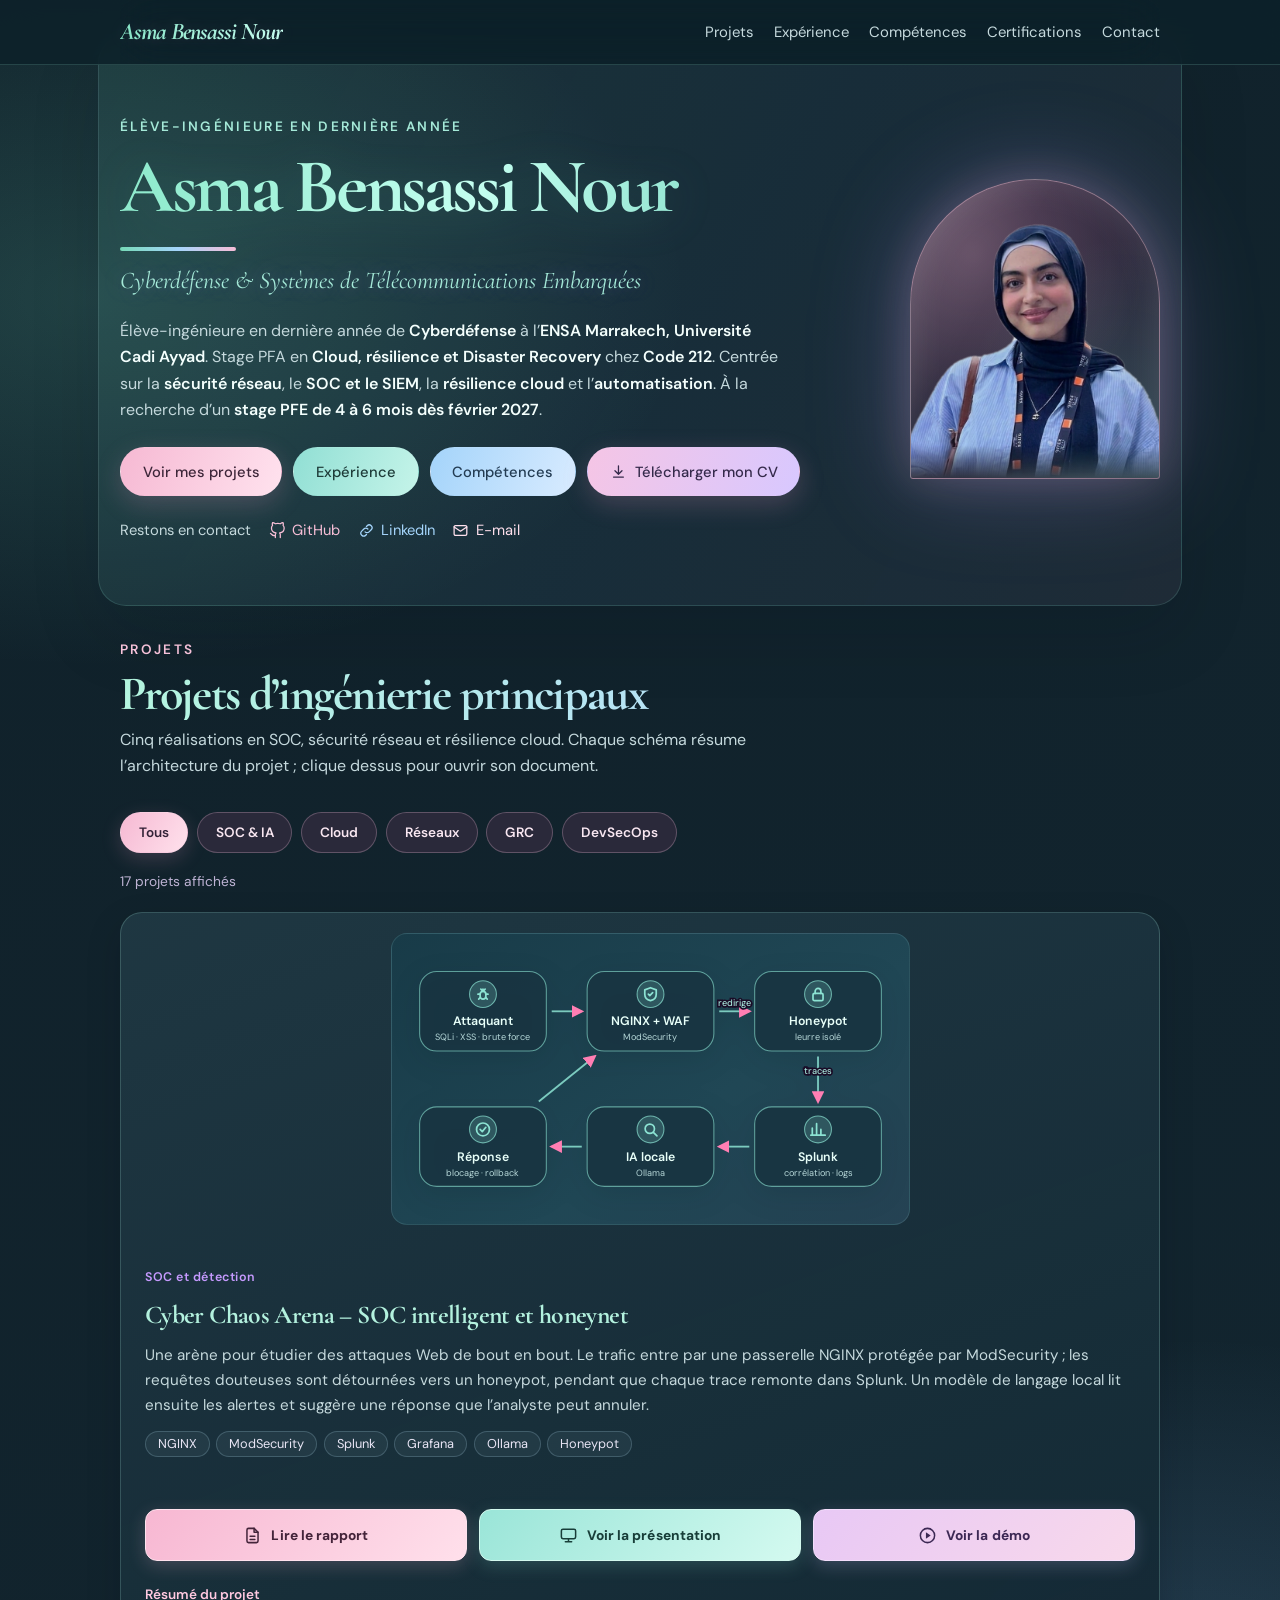
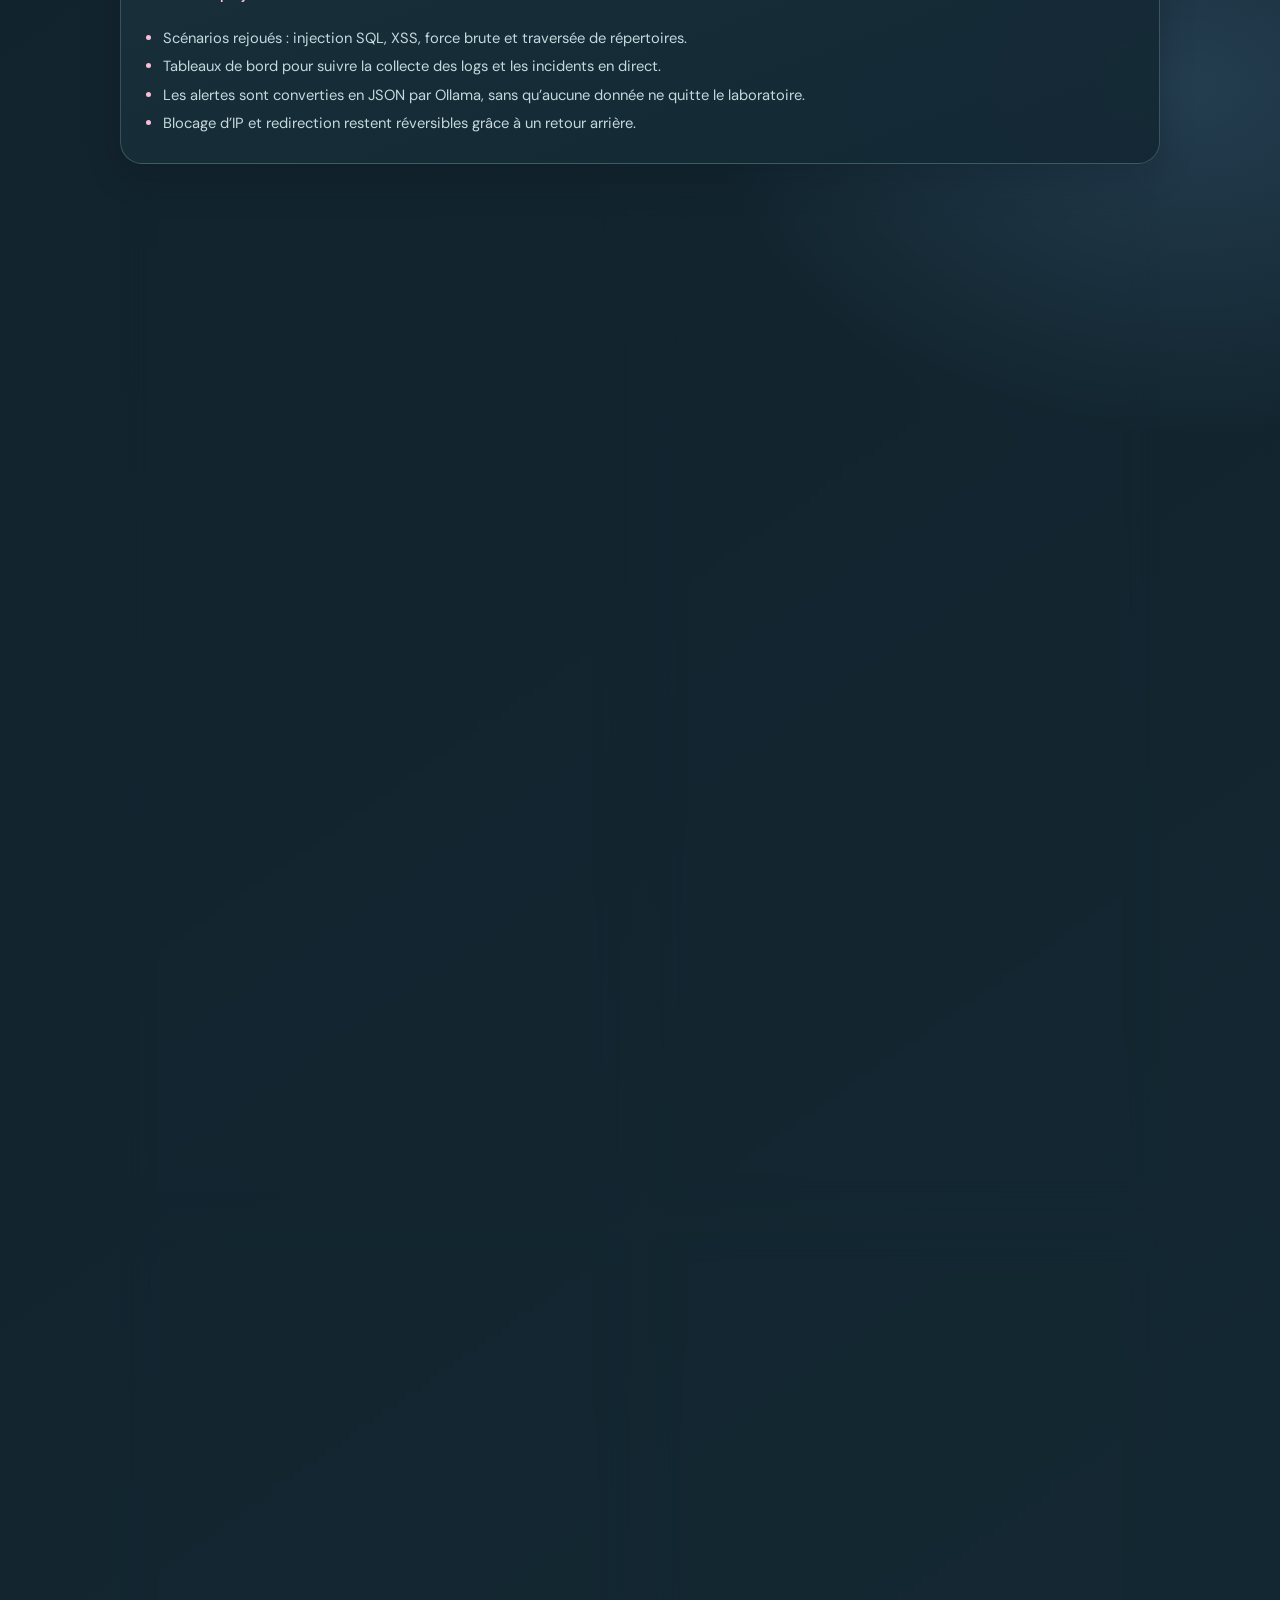
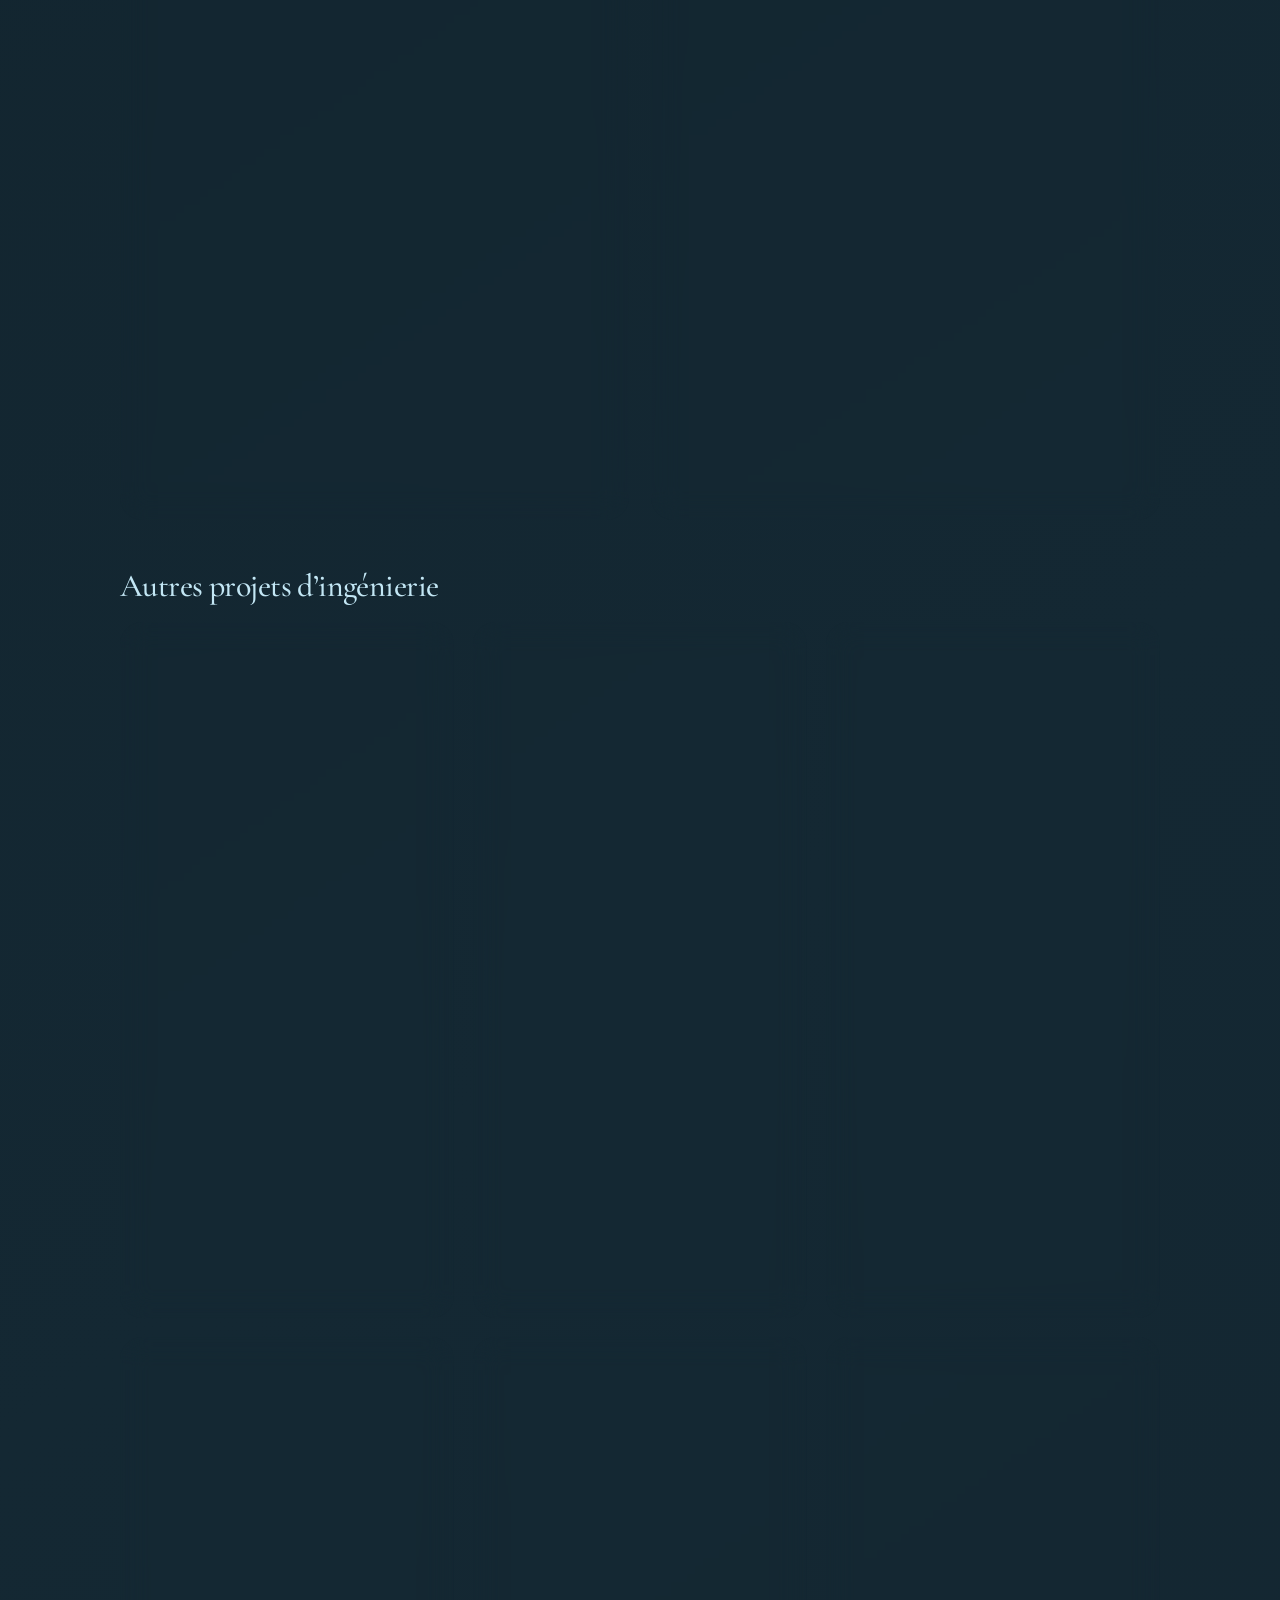
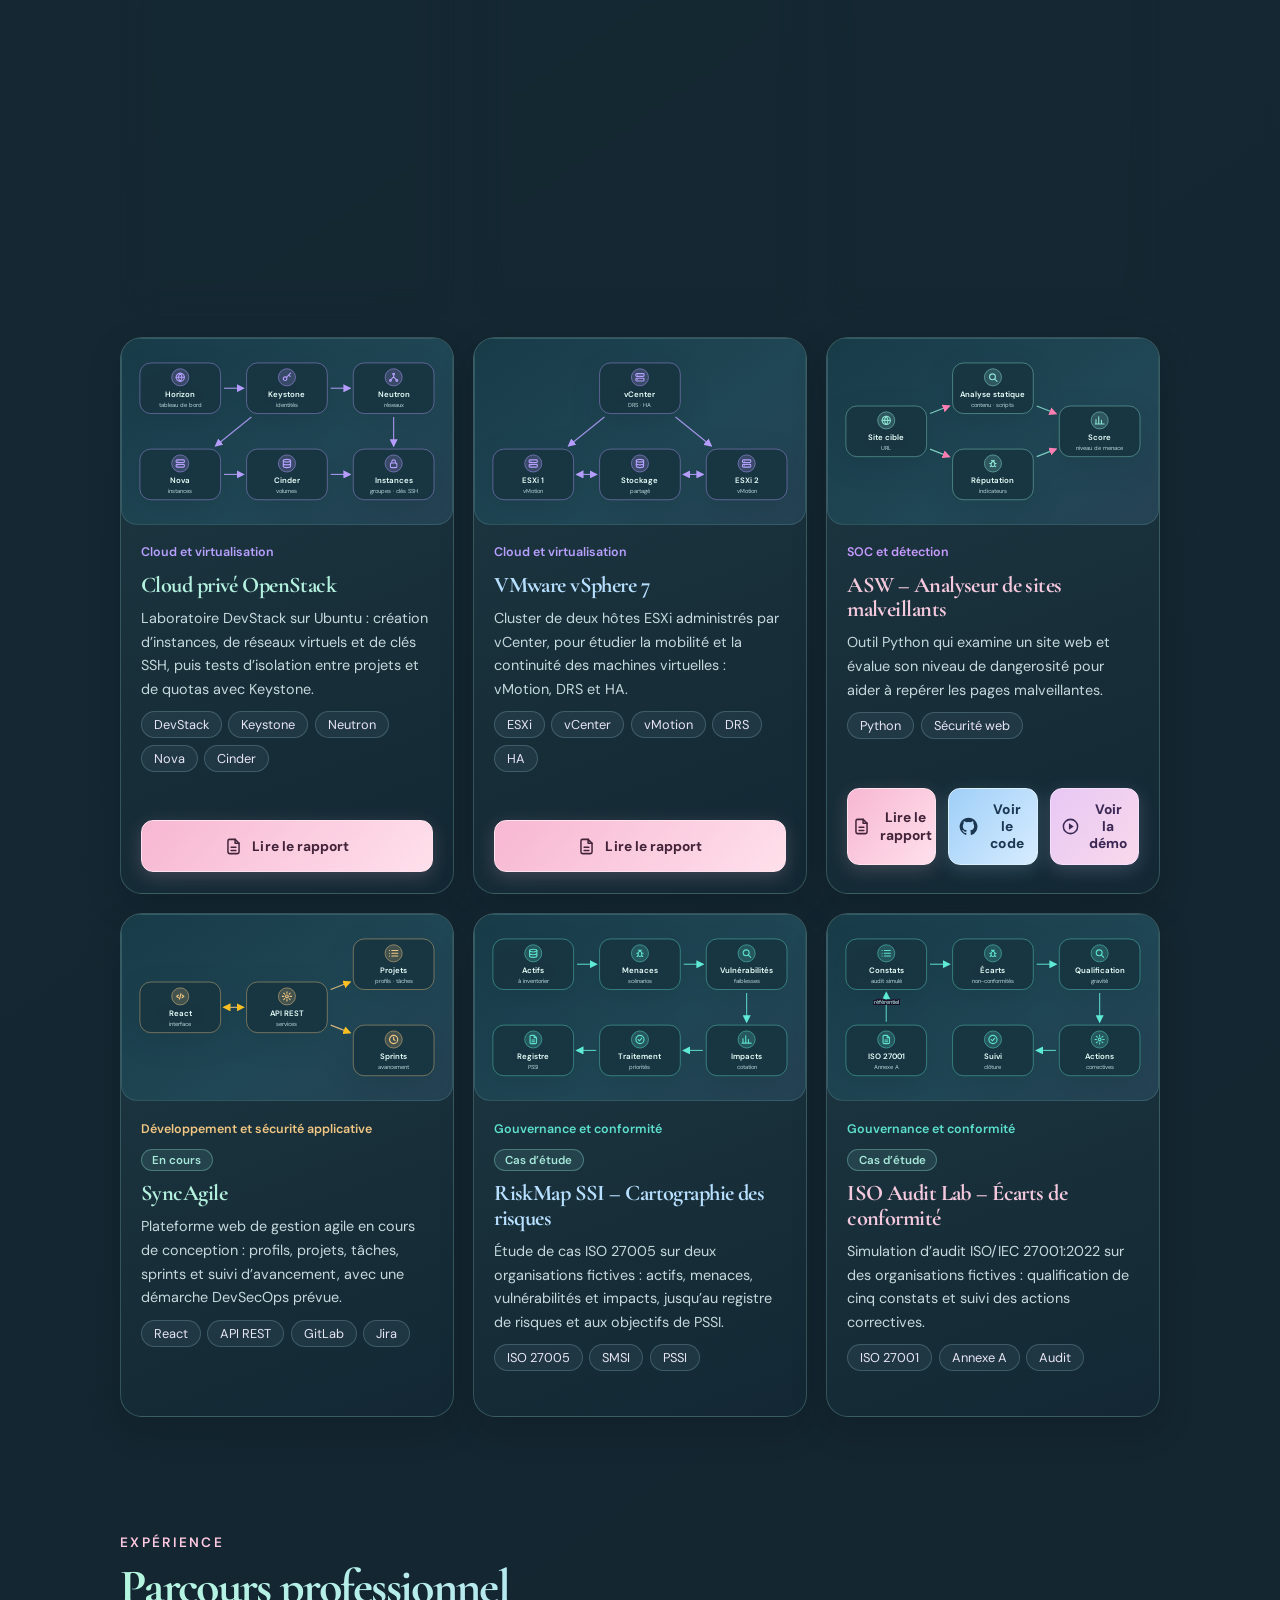
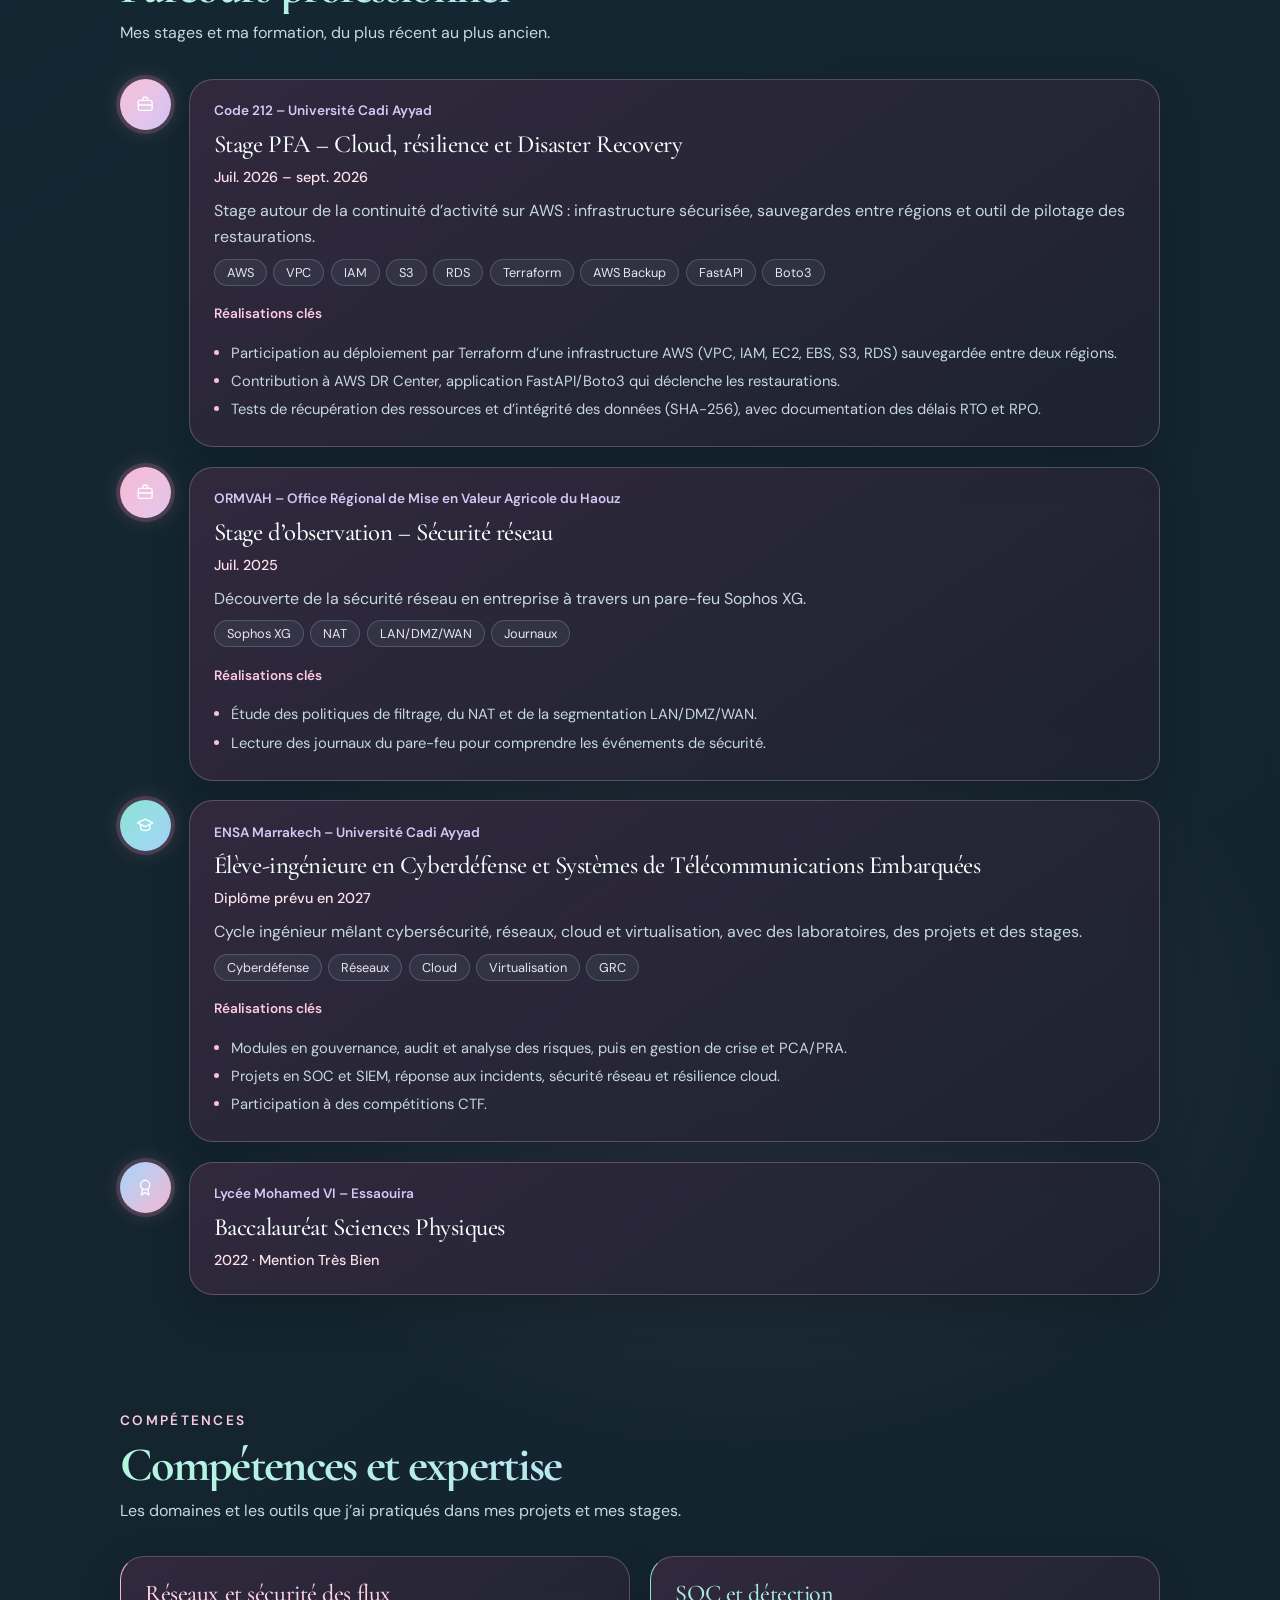
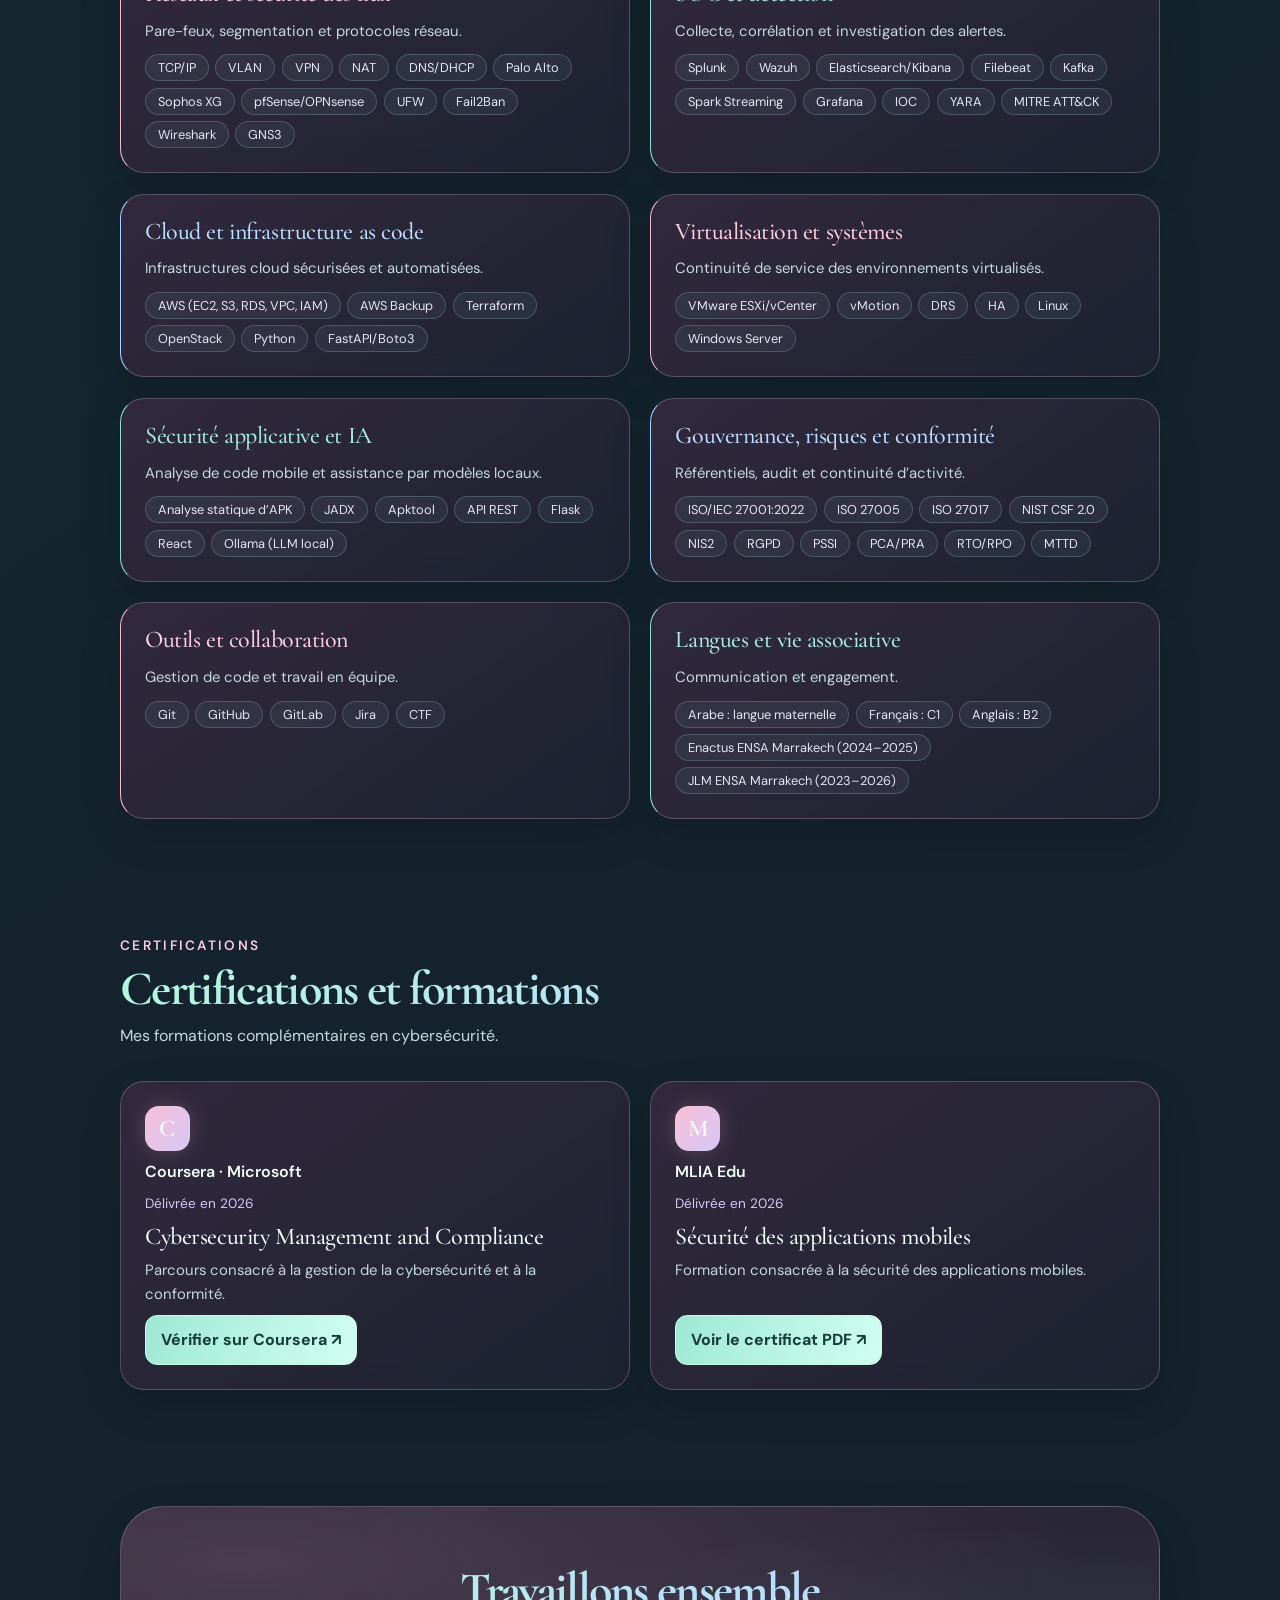
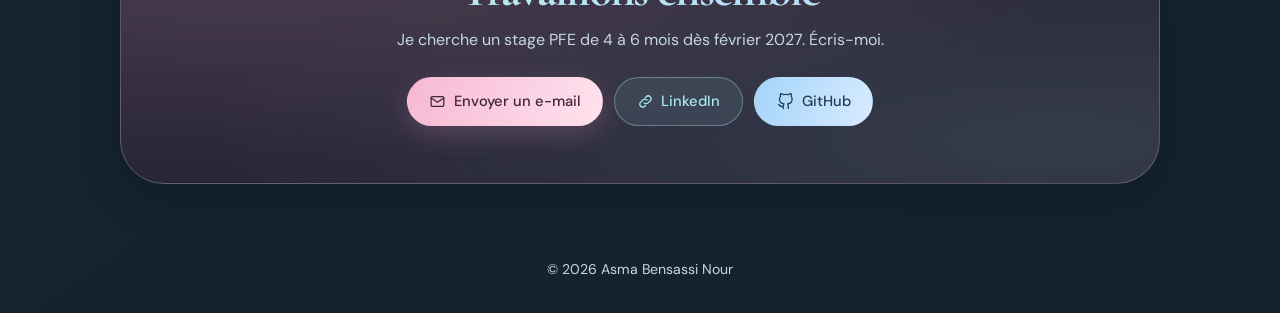
<file: index-portfolio-boutons-alignes-schemas.html>
<!DOCTYPE html>

<html lang="fr">
<head>
<meta charset="utf-8"/>
<meta content="width=device-width, initial-scale=1, viewport-fit=cover" name="viewport"/>
<meta content="#13071a" name="theme-color"/>
<meta content="Portfolio d’Asma Bensassi Nour, élève-ingénieure en cyberdéfense à l’ENSA Marrakech." name="description"/>
<title>Asma Bensassi Nour – Portfolio</title>
<link href="https://fonts.googleapis.com/css2?family=Cormorant+Garamond:ital,wght@0,500;0,600;1,500&amp;family=DM+Sans:wght@400;500;600&amp;display=swap" rel="stylesheet"/>
<style>:root{--bg:#13071a;--glass:rgba(255,255,255,.05);--ink:#fdeef6;--muted:#cdb3c6;--rose:#ff7eb3;--rose2:#ffa8cf;--lilac:#b79cff;--line:rgba(255,160,205,.2);--glow:rgba(255,126,179,.45);
--serif:'Cormorant Garamond',Georgia,serif;--sans:'DM Sans',system-ui,-apple-system,'Segoe UI',sans-serif;color-scheme:dark}
html{scroll-behavior:smooth}*,*::before,*::after{box-sizing:border-box}
body{margin:0;color:var(--ink);font:400 1rem/1.65 var(--sans);background:var(--bg);
background-image:radial-gradient(55rem 38rem at 90% -8%,rgba(183,156,255,.26),transparent 62%),radial-gradient(48rem 34rem at -8% 18%,rgba(255,126,179,.2),transparent 62%),radial-gradient(40rem 30rem at 60% 95%,rgba(255,126,179,.12),transparent 65%);background-attachment:fixed}
a{color:inherit}:focus-visible{outline:2px solid var(--rose2);outline-offset:3px;border-radius:8px}
.wrap{max-width:1080px;margin:0 auto;padding:0 1.25rem}
main.wrap{padding-top:0}
section{padding:3.6rem 0;scroll-margin-top:4rem}
h1,h2,h3{font-family:var(--serif);font-weight:500;line-height:1.1;margin:0}
h2{font-size:clamp(2.1rem,5vw,3rem);margin-bottom:.4rem;background:linear-gradient(90deg,#fff,var(--rose2) 60%,var(--lilac));-webkit-background-clip:text;background-clip:text;color:transparent}
h4{font-family:var(--sans);font-size:.85rem;font-weight:600;color:var(--rose2);margin:.6rem 0 .2rem}
.label{font-size:.85rem;font-weight:600;color:var(--lilac);margin-bottom:.4rem}
.lead{color:var(--muted);max-width:60ch;margin:0 0 2rem}
svg.i{width:1.15em;height:1.15em;fill:none;stroke:currentColor;stroke-width:1.8;stroke-linecap:round;stroke-linejoin:round;flex:none}
header.bar{position:sticky;top:0;z-index:20;background:rgba(19,7,26,.72);backdrop-filter:blur(14px);-webkit-backdrop-filter:blur(14px);border-bottom:1px solid var(--line)}
nav{display:flex;justify-content:space-between;align-items:center;gap:1rem;padding:.75rem 0;flex-wrap:wrap}
.logo{font-family:var(--serif);font-size:1.5rem;font-style:italic;text-decoration:none;text-shadow:0 0 18px var(--glow)}
nav ul{display:flex;gap:1.3rem;list-style:none;margin:0;padding:0;flex-wrap:wrap}
nav ul a{text-decoration:none;color:var(--muted);font-size:.93rem;transition:color .2s,text-shadow .2s}
nav ul a:hover{color:var(--rose2);text-shadow:0 0 14px var(--glow)}
/* accueil */
.hero{display:grid;grid-template-columns:1fr 250px;gap:3rem;align-items:center;padding:3.2rem 0 2.4rem}
.hero h1{font-size:clamp(2.8rem,7vw,4.8rem);background:linear-gradient(100deg,var(--rose),#ffd1e6 30%,var(--lilac) 55%,var(--rose) 80%);background-size:250% 100%;-webkit-background-clip:text;background-clip:text;color:transparent;animation:shine 7s ease-in-out infinite alternate;filter:drop-shadow(0 0 22px var(--glow))}
@keyframes shine{to{background-position:100% 0}}
.role{font-family:var(--serif);font-style:italic;font-size:1.5rem;color:var(--lilac);margin:.6rem 0 1.1rem;text-shadow:0 0 20px rgba(183,156,255,.45)}
.hero p{max-width:60ch;color:var(--muted);margin:0}.hero p strong{color:var(--ink);font-weight:600}
.btns{display:flex;gap:.7rem;flex-wrap:wrap;margin-top:1.5rem}
.btn{display:inline-flex;align-items:center;gap:.5rem;padding:.7rem 1.35rem;border-radius:999px;text-decoration:none;font-weight:500;font-size:.92rem;border:1.5px solid var(--rose);transition:box-shadow .25s,transform .25s,background .25s}
.btn.fill{background:linear-gradient(120deg,var(--rose),var(--lilac));border-color:transparent;color:#2a0f26;box-shadow:0 0 24px var(--glow)}
.btn.fill:hover{box-shadow:0 0 38px var(--glow),0 0 70px rgba(183,156,255,.35);transform:translateY(-2px)}
.btn.ghost{color:var(--rose2);background:var(--glass)}.btn.ghost:hover{box-shadow:0 0 26px var(--glow);background:rgba(255,126,179,.14);transform:translateY(-2px)}
.connect{display:flex;gap:1.1rem;flex-wrap:wrap;align-items:center;margin-top:1.4rem;font-size:.92rem}
.connect span{color:var(--muted)}.connect a{display:inline-flex;align-items:center;gap:.4rem;text-decoration:none;color:var(--rose2)}.connect a:hover{text-shadow:0 0 14px var(--glow)}
.arch{aspect-ratio:5/6;width:250px;border-radius:999px 999px 24px 24px;background:linear-gradient(165deg,#ff9cc8,#f08cc4 50%,#b9a2ff);border:1.5px solid rgba(255,190,220,.55);position:relative;overflow:hidden;box-shadow:0 0 44px var(--glow),0 0 100px rgba(183,156,255,.28),inset 0 0 36px rgba(255,255,255,.14)}
.arch::after{content:"";position:absolute;inset:0;background:linear-gradient(120deg,rgba(255,255,255,.28),transparent 35%);pointer-events:none}
.arch img{position:absolute;inset:0;width:100%;height:100%;object-fit:cover;object-position:center bottom}
/* tags et liens */
.tags{display:flex;flex-wrap:wrap;gap:.4rem;list-style:none;margin:0;padding:0}
.tags li{background:rgba(255,126,179,.14);border:1px solid rgba(255,160,205,.3);border-radius:999px;padding:.12rem .75rem;font-size:.8rem;color:#ffd6e8}
.links{display:flex;gap:.5rem;flex-wrap:wrap;margin-top:.2rem}
.lk{display:inline-flex;align-items:center;gap:.35rem;font-size:.82rem;font-weight:500;text-decoration:none;color:var(--rose2);border:1px solid var(--line);background:rgba(255,255,255,.04);border-radius:999px;padding:.3rem .8rem;transition:background .2s,box-shadow .2s}
.lk:hover{background:rgba(255,126,179,.2);box-shadow:0 0 18px var(--glow)}.lk svg{width:1em;height:1em}
.sum{margin:0;padding-left:1.1rem;color:var(--muted);font-size:.92rem}.sum li{margin:.25rem 0}.sum li::marker{color:var(--rose)}
/* cartes projets */
.feats{display:grid;grid-template-columns:repeat(2,1fr);gap:1.4rem}
.card{position:relative;background:var(--glass);backdrop-filter:blur(14px);-webkit-backdrop-filter:blur(14px);border:1px solid var(--line);border-radius:26px;overflow:hidden;display:flex;flex-direction:column;transition:transform .3s,border-color .3s,box-shadow .3s}
.card:hover{transform:translateY(-4px);border-color:rgba(255,160,205,.65);box-shadow:0 10px 40px rgba(255,126,179,.28)}
.card .body{padding:1.3rem 1.5rem 1.5rem;display:flex;flex-direction:column;gap:.7rem;flex:1}
.card h3{font-size:1.6rem}.card p{margin:0;color:var(--muted);font-size:.95rem}
.cover{display:block;position:relative;aspect-ratio:16/9;overflow:hidden;text-decoration:none;flex:none}
.cover img{width:100%;height:100%;object-fit:cover;object-position:top;display:block;transition:transform .5s}
.card:hover .cover img{transform:scale(1.05)}
.cover.art{display:grid;place-items:center;color:#fff;background:linear-gradient(135deg,rgba(255,126,179,.75),rgba(130,80,185,.8))}
.cover.art svg{width:3.6rem;height:3.6rem;stroke-width:1.4;filter:drop-shadow(0 6px 14px rgba(0,0,0,.3))}
.cover.art::before{content:"";position:absolute;width:9rem;height:9rem;border-radius:50%;background:rgba(255,255,255,.16);right:-2.5rem;top:-3rem}
.feat.wide{grid-column:1/-1;flex-direction:row}.feat.wide .cover{width:50%;aspect-ratio:16/9;align-self:center;margin:1.3rem 0 1.3rem 1.3rem;border-radius:18px;border:1px solid var(--line)}.feat.wide .cover img{object-position:center}
h3.sub{font-size:2rem;margin:3rem 0 1.2rem;color:var(--rose2)}
.minis{display:grid;grid-template-columns:repeat(3,1fr);gap:1.2rem}
.mini{padding:1.4rem;gap:.7rem}.mini h3{font-size:1.4rem}.mini .links{margin-top:auto}
.mi{width:2.7rem;height:2.7rem;border-radius:14px;display:grid;place-items:center;color:#fff;background:linear-gradient(135deg,var(--rose),var(--lilac));box-shadow:0 0 22px var(--glow)}.mi svg{width:1.35rem;height:1.35rem}
/* parcours */
.timeline{display:grid;gap:1.2rem}
.job{display:grid;grid-template-columns:3.2rem 1fr;gap:1.1rem;align-items:start}
.dot{width:3.2rem;height:3.2rem;border-radius:50%;display:grid;place-items:center;color:#fff;background:linear-gradient(135deg,var(--rose),var(--lilac));box-shadow:0 0 0 4px rgba(255,126,179,.18),0 0 22px var(--glow)}
.box{background:var(--glass);backdrop-filter:blur(14px);-webkit-backdrop-filter:blur(14px);border:1px solid var(--line);border-radius:24px;padding:1.3rem 1.5rem;display:flex;flex-direction:column;gap:.5rem}
.org{font-size:.85rem;font-weight:600;color:var(--lilac)}.box h3{font-size:1.55rem}.meta{color:var(--rose2);font-size:.9rem;font-weight:500}.box p{margin:0;color:var(--muted)}
/* compétences et certifications */
.skills{display:grid;grid-template-columns:repeat(2,1fr);gap:1.3rem}
.skill,.cert{background:var(--glass);backdrop-filter:blur(14px);-webkit-backdrop-filter:blur(14px);border:1px solid var(--line);border-radius:24px;padding:1.5rem;display:flex;flex-direction:column;gap:.7rem;transition:border-color .3s,box-shadow .3s}
.skill:hover,.cert:hover{border-color:rgba(255,160,205,.6);box-shadow:0 0 34px rgba(255,126,179,.22)}
.skill h3,.cert h3{font-size:1.5rem;color:var(--rose2)}.skill p,.cert p{margin:0;color:var(--muted);font-size:.93rem}
.certs{display:grid;grid-template-columns:repeat(2,1fr);gap:1.3rem}
.badge{width:2.8rem;height:2.8rem;border-radius:14px;display:grid;place-items:center;font-family:var(--serif);font-size:1.5rem;font-weight:600;color:#fff;background:linear-gradient(135deg,var(--rose),var(--lilac));box-shadow:0 0 22px var(--glow)}
.iss{font-weight:600}.when{font-size:.85rem;color:var(--lilac)}.cert h3{color:var(--ink)}
.contactbox{text-align:center;background:linear-gradient(145deg,rgba(255,126,179,.2),rgba(183,156,255,.16));border:1px solid rgba(255,160,205,.35);border-radius:44px;padding:3.6rem 1.5rem;box-shadow:0 0 60px rgba(255,126,179,.2)}
.contactbox .lead{margin:.6rem auto 0}.contactbox .btns{justify-content:center}
footer{text-align:center;color:var(--muted);font-size:.88rem;padding:1rem 0 2rem}
@media (max-width:900px){.minis{grid-template-columns:repeat(2,1fr)}.feat.wide{flex-direction:column}.feat.wide .cover{width:auto;margin:1.2rem 1.2rem 0}}
@media (max-width:700px){.hero{grid-template-columns:1fr;gap:2rem}.arch{margin:0 auto;order:-1;width:200px}.feats,.minis,.skills,.certs{grid-template-columns:1fr}section{padding:2.8rem 0}body{background-attachment:scroll}.job{grid-template-columns:2.6rem 1fr;gap:.8rem}.dot{width:2.6rem;height:2.6rem}}
@media (prefers-reduced-motion:reduce){html{scroll-behavior:auto}*{transition:none!important;animation:none!important}}

/* ===== v3 : photo, schémas, boutons colorés ===== */
:root{--mint:#5eead4;--amber:#fbbf24;--sky:#7cc4ff}
.arch{background:radial-gradient(85% 60% at 50% 22%,rgba(255,126,179,.30),transparent 70%),linear-gradient(170deg,#3b1651,#22102f 65%,#170a24);border:1.5px solid rgba(255,190,220,.5)}
.arch::after{background:linear-gradient(120deg,rgba(255,255,255,.12),transparent 35%)}
.cover.art{aspect-ratio:16/9;display:block;background:radial-gradient(90% 80% at 50% 0%,rgba(var(--c),.30),transparent 70%),radial-gradient(60% 60% at 100% 100%,rgba(var(--c),.16),transparent 70%),#1a0b26}
.cover.art::before,.cover.art::after{display:none}
.cover.art svg.sch{width:100%;height:100%;display:block;stroke-width:initial;filter:none}
.cover.art:hover{box-shadow:inset 0 0 0 1.5px rgba(var(--c),.7)}
.g-soc{--c:255,126,179}.g-reseau{--c:124,196,255}.g-cloud{--c:183,156,255}.g-dev{--c:251,191,36}.g-gov{--c:94,234,212}
.nl{font:600 11.5px var(--sans);fill:#fff}.ns{font:400 8.5px var(--sans);fill:#cdb3c6}
.el{font:500 8.5px var(--sans);fill:#f0dbe8;paint-order:stroke;stroke:#1a0b26;stroke-width:3px}
.feat.wide .cover.art{aspect-ratio:16/9}
.card:hover{border-color:var(--k)}
.cat{font-size:.78rem;font-weight:600}
.bdg{align-self:flex-start;font-size:.72rem;font-weight:600;color:var(--mint);background:rgba(94,234,212,.12);border:1px solid rgba(94,234,212,.4);border-radius:999px;padding:.05rem .65rem}
.mini{padding:0;gap:0}.mini .body{padding:1.1rem 1.25rem 1.3rem;gap:.6rem}.mini h3{font-size:1.4rem}.mini p{font-size:.9rem}
.mini .cover.art{border-bottom:1px solid var(--line)}
.lk{--k:255,126,179;color:rgb(var(--k));border-color:rgba(var(--k),.45);background:rgba(var(--k),.1)}
.lk:hover{background:rgba(var(--k),.3);box-shadow:0 0 18px rgba(var(--k),.5)}
.lk.rap{--k:255,126,179}.lk.pres{--k:183,156,255}.lk.demo{--k:94,234,212}.lk.git{--k:251,191,36}
.btn.mint{color:var(--mint);border-color:rgba(94,234,212,.7);background:rgba(94,234,212,.08)}.btn.mint:hover{background:rgba(94,234,212,.2);box-shadow:0 0 26px rgba(94,234,212,.4);transform:translateY(-2px)}
.btn.amber{color:var(--amber);border-color:rgba(251,191,36,.7);background:rgba(251,191,36,.08)}.btn.amber:hover{background:rgba(251,191,36,.2);box-shadow:0 0 26px rgba(251,191,36,.4);transform:translateY(-2px)}
.btn.sky{color:var(--sky);border-color:rgba(124,196,255,.7);background:rgba(124,196,255,.08)}.btn.sky:hover{background:rgba(124,196,255,.2);box-shadow:0 0 26px rgba(124,196,255,.4);transform:translateY(-2px)}
.btn.cv{background:linear-gradient(120deg,var(--mint),var(--sky));border-color:transparent;color:#06222a;box-shadow:0 0 24px rgba(94,234,212,.35)}.btn.cv:hover{box-shadow:0 0 38px rgba(94,234,212,.55);transform:translateY(-2px)}
.connect a.c-git{color:var(--amber)}.connect a.c-in{color:var(--sky)}.connect a.c-mail{color:var(--rose2)}
.skill{border-left:3px solid var(--sk,#ff7eb3)}.skill h3{color:var(--sk,#ff7eb3)}
.skills .skill:nth-child(5n+1){--sk:#ff7eb3}.skills .skill:nth-child(5n+2){--sk:#b79cff}.skills .skill:nth-child(5n+3){--sk:#5eead4}.skills .skill:nth-child(5n+4){--sk:#fbbf24}.skills .skill:nth-child(5n){--sk:#7cc4ff}
.job:nth-child(2) .dot{background:linear-gradient(135deg,var(--mint),var(--sky))}.job:nth-child(3) .dot{background:linear-gradient(135deg,var(--amber),var(--rose))}.job:nth-child(4) .dot{background:linear-gradient(135deg,var(--sky),var(--lilac))}
@media (max-width:900px){.feat.wide .cover.art{width:auto}}
</style>
<link href="https://fonts.googleapis.com/css2?family=Inter:wght@400;500;600;700;800&amp;display=swap" rel="stylesheet"/>
<style>
/* Asma / signature visual identity */
:root{--bg:#0b0b19;--glass:#15152b;--ink:#fbf8ff;--muted:#bcb5d2;--rose:#c9a2ff;--rose2:#e0bdff;--lilac:#9a7cff;--mint:#52e2ce;--amber:#f1c783;--sky:#a7b9ff;--line:rgba(190,163,255,.22);--glow:rgba(145,100,255,.25);--serif:'Cormorant Garamond',Georgia,serif;--sans:'DM Sans',system-ui,sans-serif;color-scheme:dark}
html{scroll-behavior:smooth}body{background:#0b0b19!important;background-image:radial-gradient(ellipse 65rem 40rem at 100% 0%,rgba(113,66,207,.22),transparent 65%),radial-gradient(ellipse 46rem 35rem at -10% 38%,rgba(26,174,168,.09),transparent 70%),radial-gradient(ellipse 55rem 45rem at 90% 80%,rgba(182,103,208,.1),transparent 70%)!important;color:var(--ink)}
body::before{content:'';position:fixed;inset:0;pointer-events:none;opacity:.22;background-image:radial-gradient(#d6c3ff 0.6px,transparent .7px);background-size:26px 26px;mask-image:linear-gradient(to bottom,#000,transparent 90%);z-index:-1}
.card,.skill,.cert,.job .box,.contactbox{background:linear-gradient(145deg,rgba(34,28,60,.93),rgba(17,19,39,.96))!important;border:1px solid rgba(196,167,255,.21)!important;box-shadow:0 15px 42px rgba(0,0,0,.16);transition:transform .25s ease,border-color .25s ease,box-shadow .25s ease}
.card:hover,.skill:hover,.cert:hover{transform:translateY(-5px);border-color:rgba(188,153,255,.65)!important;box-shadow:0 22px 55px rgba(77,39,141,.25),0 0 0 1px rgba(188,153,255,.09)}
h1,h2,h3{letter-spacing:-.018em}h1,h2{font-family:var(--serif)!important}h2{font-weight:600} .label{color:#d6b7ff!important;letter-spacing:.17em;text-transform:uppercase}
.btn.fill{background:linear-gradient(110deg,#b58aff,#e2b5e8)!important;color:#151022!important;border-color:transparent!important;box-shadow:0 9px 32px rgba(171,113,247,.27)}
.btn.mint,.lk.rap{color:#68e9d7!important;border-color:rgba(82,226,206,.42)!important;background:rgba(82,226,206,.09)!important}
.btn.amber,.lk.git{color:#f6d296!important;border-color:rgba(241,199,131,.45)!important;background:rgba(241,199,131,.08)!important}
.btn.sky,.lk.pres{color:#c9b3ff!important;border-color:rgba(201,179,255,.45)!important;background:rgba(201,179,255,.08)!important}
.btn.cv{background:linear-gradient(115deg,#f2d49c,#dfabde)!important;color:#251627!important;box-shadow:0 8px 28px rgba(242,212,156,.2)}
.btn,.lk{transition:transform .2s ease,box-shadow .2s ease,background .2s ease}.btn:hover,.lk:hover{transform:translateY(-2px)}
.tags li{background:rgba(172,142,235,.1)!important;border-color:rgba(191,163,255,.22)!important;color:#e7dbff!important}
.feat .cover.art,.mini .cover.art{background:radial-gradient(ellipse at 50% 30%,rgba(113,80,172,.22),transparent 70%),#151329!important}
.sch rect{filter:none}.sch .nl{fill:#f9f3ff}.sch .ns{fill:#d3c6e5}.sch .el{fill:#f2dafa}
.filter-bar{display:flex;gap:.55rem;flex-wrap:wrap;margin:1.7rem 0 1.8rem}.filter-chip{cursor:pointer;border:1px solid rgba(199,173,255,.26);background:rgba(26,23,47,.82);color:#e6dff4;padding:.7rem 1.12rem;border-radius:100px;font:600 .85rem var(--sans);transition:all .2s}.filter-chip:hover{border-color:#d2a6ff;background:rgba(146,99,218,.19)}.filter-chip[aria-pressed="true"]{background:linear-gradient(110deg,#b78cff,#e2b5e8);border-color:transparent;color:#1d132e;box-shadow:0 5px 24px rgba(173,123,242,.3)}.card[hidden]{display:none!important}.project-count{font-size:.86rem;color:#bfb4d5;margin-top:-.75rem;margin-bottom:1.2rem}
.feat .body{gap:.8rem}.feat .body h3{line-height:1.15}.feat .links{display:flex;gap:.5rem;flex-wrap:wrap}.feat .links a{border-radius:10px}.feat .cat{letter-spacing:.045em}.feat .cover{overflow:hidden}.feat .cover svg{transition:transform .45s ease}.feat:hover .cover svg{transform:scale(1.025)}
nav{backdrop-filter:blur(20px)}a:focus-visible,button:focus-visible{outline:2px solid #67e8d8;outline-offset:4px}
@media(prefers-reduced-motion:reduce){*,*:before,*:after{scroll-behavior:auto!important;transition:none!important;animation:none!important}}
@media(max-width:600px){.filter-chip{padding:.55rem .85rem;font-size:.78rem}.filter-bar{gap:.4rem}.feat .links a{justify-content:center}}

/* Boutons des projets : une seule couleur signature, lavande lumineuse */
.feat .links a.lk, .card .links a.lk {
  display:inline-flex!important;align-items:center;justify-content:center;gap:.45rem;
  min-height:42px;padding:.7rem 1rem!important;border-radius:12px!important;
  font-weight:750!important;font-size:.85rem!important;line-height:1.2;
  text-decoration:none!important;opacity:1!important;
  background:linear-gradient(120deg,#b99aff,#dbc6ff)!important;
  color:#211333!important;border:1px solid #e5d6ff!important;
  box-shadow:0 6px 18px rgba(138,91,219,.23)!important;
  transition:transform .2s ease,box-shadow .2s ease,filter .2s ease!important;
}
.feat .links a.lk svg,.card .links a.lk svg {stroke:currentColor!important;flex-shrink:0}
.feat .links a.lk:hover,.card .links a.lk:hover {
  transform:translateY(-3px)!important;filter:brightness(1.07);
  box-shadow:0 11px 26px rgba(170,125,243,.36)!important;
}
.feat .links a.lk:focus-visible,.card .links a.lk:focus-visible {outline:3px solid #fff!important;outline-offset:3px}


/* Identité rose bébé : fond prune doux, accents rose poudré, boutons uniformes */
:root{--bg:#1b1120!important;--ink:#fff4f9!important;--muted:#e1cbd9!important;--rose:#f6b6d2!important;--rose2:#ffd0e3!important;--lilac:#e6b9d6!important;--line:rgba(255,192,219,.24)!important;--glow:rgba(244,164,199,.26)!important}
body{background-color:#1b1120!important;background-image:radial-gradient(55rem 38rem at 85% -10%,rgba(249,184,211,.22),transparent 65%),radial-gradient(48rem 32rem at -10% 25%,rgba(212,135,173,.14),transparent 65%)!important}
header.bar{background:rgba(28,17,32,.88)!important}
.hero h1,h2{background-image:linear-gradient(95deg,#fff8fc,#ffd1e3 48%,#eeb3d0)!important}
.role,.label,h4{color:#ffd1e4!important}
.card,.skill,.cert,.job .box,.contactbox{background:linear-gradient(145deg,rgba(57,34,53,.94),rgba(31,22,39,.97))!important;border-color:rgba(249,188,214,.26)!important}
.card:hover,.skill:hover,.cert:hover{border-color:rgba(255,197,222,.65)!important;box-shadow:0 20px 50px rgba(177,94,132,.18)!important}
.btn.fill,.btn.cv{background:linear-gradient(120deg,#f5b4d0,#ffdaea)!important;color:#392038!important;border-color:transparent!important;box-shadow:0 8px 26px rgba(231,151,189,.22)!important}
.filter-chip{background:rgba(57,34,53,.9)!important;border-color:rgba(251,196,220,.3)!important;color:#ffe5ef!important}
.filter-chip[aria-pressed="true"]{background:linear-gradient(120deg,#f2b3ce,#ffdaea)!important;color:#382037!important;box-shadow:0 6px 20px rgba(231,151,189,.2)!important}
.filter-chip:hover{border-color:#ffdaea!important}
.feat .cover.art,.mini .cover.art{background:radial-gradient(ellipse at 50% 30%,rgba(213,124,167,.18),transparent 70%),#261a2d!important}
.feat .links a.lk,.card .links a.lk{background:linear-gradient(120deg,#f3b5d0,#ffdaea)!important;color:#3b2337!important;border:1px solid #ffe6ef!important;box-shadow:0 6px 18px rgba(225,144,183,.23)!important}
.feat .links a.lk:hover,.card .links a.lk:hover{box-shadow:0 11px 25px rgba(235,160,194,.36)!important}
.tags li{background:rgba(245,173,207,.10)!important;border-color:rgba(251,194,220,.25)!important;color:#ffe3f0!important}
/* Boîte de dialogue des démonstrations */
.demo-dialog{width:min(700px,calc(100% - 2rem));max-height:85vh;overflow:auto;border:1px solid #f6bed8;border-radius:20px;padding:1.5rem;background:#2a1a30;color:#fff4f9;box-shadow:0 30px 90px rgba(0,0,0,.5)}
.demo-dialog::backdrop{background:rgba(15,7,17,.78);backdrop-filter:blur(5px)}
.demo-dialog h3{font-size:1.65rem;margin-bottom:.6rem}.demo-dialog p{color:#f0d9e6}.demo-dialog video{width:100%;border-radius:12px;background:#160e1c;max-height:380px}
.demo-dialog .demo-close{float:right;cursor:pointer;border:0;background:#f4bdd6;color:#382037;padding:.5rem .9rem;border-radius:10px;font-weight:700}
.demo-dialog .demo-note{font-size:.9rem;color:#f7d9e7;margin-top:.8rem}
</style><style>
/* Édition rose bébé / menthe / bleu glacier — palette harmonisée */
:root{--bg:#191923!important;--ink:#fff8fc!important;--muted:#d6d6e5!important;--rose:#f8bfd7!important;--rose2:#ffe0ed!important;--lilac:#d5c8f7!important;--mint:#8ce3d3!important;--sky:#a5d5fb!important;--amber:#f8bfd7!important;--line:rgba(241,204,231,.25)!important;--glow:rgba(248,191,215,.2)!important}
body{background-color:#191923!important;background-image:radial-gradient(ellipse 58rem 40rem at 85% 0%,rgba(248,174,210,.19),transparent 69%),radial-gradient(ellipse 48rem 33rem at 0% 30%,rgba(127,219,209,.11),transparent 69%),radial-gradient(ellipse 52rem 34rem at 95% 73%,rgba(143,198,250,.12),transparent 69%),linear-gradient(160deg,#211a2c,#171d2a 56%,#201b2d)!important}
header.bar{background:rgba(25,25,35,.9)!important;border-bottom:1px solid rgba(255,212,231,.18)!important}
.hero h1,h2{background-image:linear-gradient(105deg,#fff8fc 4%,#ffcde1 53%,#b4defb 100%)!important}
.role,.label,h4{color:#ffc9e1!important}
.card,.skill,.cert,.job .box,.contactbox{background:linear-gradient(145deg,rgba(52,41,62,.93),rgba(29,35,49,.96))!important;border-color:rgba(232,199,224,.26)!important}
.card:hover,.skill:hover,.cert:hover{border-color:rgba(249,195,220,.68)!important;box-shadow:0 18px 45px rgba(227,155,191,.12)!important}
.arch{background:radial-gradient(70% 60% at 25% 25%,rgba(249,190,215,.25),transparent),radial-gradient(65% 65% at 85% 85%,rgba(133,214,211,.18),transparent),linear-gradient(150deg,#35263e,#1d2735)!important;border-color:rgba(250,206,226,.45)!important}
.feat .cover.art,.mini .cover.art{background:radial-gradient(ellipse at 25% 25%,rgba(246,174,205,.15),transparent 62%),radial-gradient(ellipse at 85% 75%,rgba(134,210,232,.12),transparent 65%),#202333!important}
/* Tous les boutons d'action des projets gardent un seul dégradé rose signature */
.feat .links a.lk,.card .links a.lk{background:linear-gradient(125deg,#f6b9d3 0%,#ffe1ec 100%)!important;color:#352338!important;border:1px solid #ffe7f0!important;box-shadow:0 6px 18px rgba(231,153,188,.22)!important}
.feat .links a.lk:hover,.card .links a.lk:hover{box-shadow:0 12px 25px rgba(245,172,205,.35)!important}
.btn.fill,.btn.cv{background:linear-gradient(125deg,#f6b9d3,#ffe1ec)!important;color:#352338!important;border-color:transparent!important}
.btn.sky,.btn.mint{background:rgba(145,215,226,.10)!important;color:#a8e9eb!important;border-color:rgba(145,215,226,.42)!important}
.btn.amber{background:rgba(246,185,211,.1)!important;color:#ffcee2!important;border-color:rgba(246,185,211,.4)!important}
.filter-chip{background:rgba(47,43,62,.85)!important;border-color:rgba(244,201,223,.27)!important;color:#f9e7f1!important}
.filter-chip[aria-pressed="true"]{background:linear-gradient(120deg,#f6b9d3,#ffe1ec)!important;color:#352338!important}
.filter-chip:hover{border-color:#f6b9d3!important}
.tags li{background:rgba(172,207,229,.07)!important;border-color:rgba(176,218,230,.22)!important;color:#e8e5f5!important}
.bdg{color:#a5e7d9!important;background:rgba(140,227,211,.10)!important;border-color:rgba(140,227,211,.35)!important}
.skill{border-left-color:#f6b9d3!important}.skill h3{color:#ffcee2!important}
.skills .skill:nth-child(3n+2){border-left-color:#8ce3d3!important}.skills .skill:nth-child(3n+2) h3{color:#a8eadf!important}
.skills .skill:nth-child(3n){border-left-color:#a5d5fb!important}.skills .skill:nth-child(3n) h3{color:#bddfff!important}
.job:nth-child(2) .dot{background:linear-gradient(135deg,#f6b9d3,#e6c9ee)!important}.job:nth-child(3) .dot{background:linear-gradient(135deg,#8ce3d3,#a5d5fb)!important}.job:nth-child(4) .dot{background:linear-gradient(135deg,#a5d5fb,#f6b9d3)!important}
.contactbox{background:radial-gradient(ellipse at 12% 20%,rgba(249,180,210,.16),transparent 65%),radial-gradient(ellipse at 90% 85%,rgba(136,215,222,.12),transparent 65%),#292636!important}
.demo-dialog{background:#292536!important;border-color:#f6b9d3!important}.demo-dialog .demo-close{background:linear-gradient(125deg,#f6b9d3,#ffe1ec)!important}
a:focus-visible,button:focus-visible{outline-color:#a5d5fb!important}
</style><style>
/* Édition signature : rose bébé, menthe et bleu glacier */
:root { --signature-rose:#f7b7d2; --signature-mint:#8ce3d3; --signature-blue:#a5d5fb; }
.hero h1 {
  background:linear-gradient(105deg,#fff9fd 0%,#ffc1dc 36%,#b6e9e1 69%,#b6dafa 100%)!important;
  -webkit-background-clip:text!important;background-clip:text!important;
  -webkit-text-fill-color:transparent!important;
  font-weight:850!important;letter-spacing:-.055em!important;
  text-shadow:none!important;filter:drop-shadow(0 7px 25px rgba(250,171,205,.15));
}
.hero h1::after {content:"";display:block;width:116px;height:4px;margin:18px 0 0;
  border-radius:99px;background:linear-gradient(90deg,#f7b7d2,#8ce3d3,#a5d5fb);}
header .logo {font-weight:850!important;letter-spacing:-.045em!important;
  background:linear-gradient(100deg,#ffd2e5,#a8eadd,#a9d8ff)!important;
  -webkit-background-clip:text!important;background-clip:text!important;
  -webkit-text-fill-color:transparent!important;}
h2 {background:linear-gradient(105deg,#ffcae1 5%,#b9e7e2 60%,#b4d9ff 100%)!important;
  -webkit-background-clip:text!important;background-clip:text!important;
  -webkit-text-fill-color:transparent!important;
  letter-spacing:-.035em!important;font-weight:800!important;}
.card h3,.feat h3,.mini h3 {color:#ffe0ed!important;letter-spacing:-.025em!important;}
.card:nth-child(3n+2) h3,.mini:nth-child(3n+2) h3 {color:#b5eee3!important;}
.card:nth-child(3n) h3,.mini:nth-child(3n) h3 {color:#bfddff!important;}
h3.sub {color:#c3e7f5!important;}
/* Boutons différenciés par fonction, mais unifiés dans leur forme */
.feat .links a.lk,.card .links a.lk {
  display:inline-flex!important;align-items:center!important;justify-content:center!important;
  min-height:40px!important;padding:10px 15px!important;
  border-radius:11px!important;font-weight:750!important;
  letter-spacing:.005em!important;transition:transform .2s ease,box-shadow .2s ease!important;
  text-decoration:none!important;
}
.feat .links a.lk.rap,.card .links a.lk.rap {
  background:linear-gradient(130deg,#f7b7d2,#ffe0eb)!important;
  color:#44243a!important;border:1px solid #ffe2ed!important;
  box-shadow:0 5px 18px rgba(247,183,210,.2)!important;
}
.feat .links a.lk.pres,.card .links a.lk.pres {
  background:linear-gradient(130deg,#9ae5d8,#d4faf0)!important;
  color:#183e39!important;border:1px solid #d3f9ee!important;
  box-shadow:0 5px 18px rgba(140,227,211,.18)!important;
}
.feat .links a.lk.git,.card .links a.lk.git {
  background:linear-gradient(130deg,#9fcff8,#d7ecff)!important;
  color:#1b3650!important;border:1px solid #d9eeff!important;
  box-shadow:0 5px 18px rgba(165,213,251,.2)!important;
}
.feat .links a.lk.demo,.card .links a.lk.demo {
  background:linear-gradient(130deg,#f6c7e9,#d9c6ff)!important;
  color:#3c2854!important;border:1px solid #f4defc!important;
  box-shadow:0 5px 18px rgba(217,198,255,.2)!important;
}
.feat .links a.lk:hover,.card .links a.lk:hover {
  transform:translateY(-3px)!important;filter:saturate(1.12) brightness(1.04)!important;
  box-shadow:0 11px 24px rgba(186,182,229,.25)!important;
}
.btn.fill {background:linear-gradient(110deg,#f6b9d3,#ffe2ee)!important;color:#3d2639!important;}
.btn.mint {background:linear-gradient(110deg,#91dfd4,#c5f4e9)!important;color:#1e3c39!important;border-color:transparent!important;}
.btn.amber {background:linear-gradient(110deg,#a4d4fa,#d8ebff)!important;color:#233c53!important;border-color:transparent!important;}
.btn.cv {background:linear-gradient(110deg,#f5c5e5,#d8c8ff)!important;color:#352a4b!important;}
@media(max-width:600px){.hero h1{letter-spacing:-.035em!important}.feat .links a.lk,.card .links a.lk{min-height:42px!important}}
</style><style>
/* Nouvelle direction artistique : vert signature, fond lumineux et cartes éditoriales */
:root{--bg:#101f28!important;--ink:#f4fffd!important;--muted:#c5d9dd!important;--line:rgba(147,225,207,.22)!important}
body{
 background-color:#101f28!important;
 background-image:
 radial-gradient(ellipse 55rem 34rem at 7% 3%,rgba(109,213,185,.18),transparent 68%),
 radial-gradient(ellipse 45rem 32rem at 93% 17%,rgba(122,181,241,.17),transparent 68%),
 radial-gradient(ellipse 47rem 36rem at 58% 75%,rgba(247,176,209,.09),transparent 73%),
 linear-gradient(145deg,#10212a 0%,#142833 43%,#14222c 100%)!important;
}
body::before{opacity:.13!important}
header.bar{background:rgba(13,33,42,.83)!important;border-bottom:1px solid rgba(149,227,206,.18)!important;backdrop-filter:blur(18px)}
header .logo{background:linear-gradient(95deg,#84e5c6,#c6fff0)!important;-webkit-background-clip:text!important;background-clip:text!important;-webkit-text-fill-color:transparent!important}
.hero{position:relative!important;isolation:isolate!important}
.hero::before{
 content:"";position:absolute;z-index:-1;inset:-30px -22px -25px;
 background:linear-gradient(120deg,rgba(115,216,187,.105),rgba(115,174,226,.08) 55%,rgba(246,186,217,.06));
 border:1px solid rgba(146,228,209,.16);border-radius:28px;
 box-shadow:0 28px 70px rgba(3,15,25,.13);
}
.hero h1{
 background:linear-gradient(95deg,#8ce9cb 0%,#c4fff0 48%,#6ccfb8 100%)!important;
 -webkit-background-clip:text!important;background-clip:text!important;
 -webkit-text-fill-color:transparent!important;
 font-weight:750!important;letter-spacing:-.045em!important;
 filter:drop-shadow(0 5px 22px rgba(99,217,180,.17))!important;
}
.hero h1::after{background:linear-gradient(90deg,#76d9b7,#a5d5fb,#f6bdd7)!important}
.hero .label,.hero .role{color:#a5e9d8!important}
h2{background:linear-gradient(100deg,#b4f6df 0%,#b8dffb 64%,#f4c6dd 100%)!important;-webkit-background-clip:text!important;background-clip:text!important;-webkit-text-fill-color:transparent!important}
#projets article.card{
 background:linear-gradient(160deg,rgba(31,56,66,.98),rgba(19,40,52,.97))!important;
 border:1px solid rgba(159,223,213,.23)!important;
 border-radius:22px!important;
 overflow:hidden!important;
 box-shadow:0 13px 34px rgba(0,10,22,.17)!important;
 transition:transform .25s ease,border-color .25s ease,box-shadow .25s ease!important;
}
#projets article.card:hover{
 transform:translateY(-6px)!important;
 border-color:rgba(140,233,203,.62)!important;
 box-shadow:0 24px 45px rgba(0,12,25,.28),0 0 0 1px rgba(140,233,203,.08)!important;
}
#projets article.card .cover{
 border-radius:16px!important;
 background:linear-gradient(125deg,rgba(104,203,180,.18),rgba(113,164,225,.15) 60%,rgba(247,187,214,.1))!important;
 border:1px solid rgba(163,222,220,.15)!important;
 overflow:hidden!important;
}
#projets article.card:nth-of-type(3n+2) .cover{background:linear-gradient(125deg,rgba(112,172,224,.2),rgba(145,222,213,.1))!important}
#projets article.card:nth-of-type(3n) .cover{background:linear-gradient(125deg,rgba(241,175,208,.15),rgba(113,184,215,.14))!important}
#projets article.card h3{color:#b3f1de!important;font-weight:780!important;letter-spacing:-.025em!important}
#projets article.card:nth-of-type(3n+2) h3{color:#b7dfff!important}
#projets article.card:nth-of-type(3n) h3{color:#f4c9de!important}
#projets article.card .links{gap:9px!important}
#projets article.card .links a.lk{border-radius:12px!important;min-height:43px!important}
@media(max-width:680px){.hero::before{inset:-12px -8px -14px;border-radius:20px}#projets article.card{border-radius:18px!important}}
</style><style>
/* Alignement homogène et boutons explicites */
#projets article.card{display:flex!important;flex-direction:column!important}
#projets article.card .links{display:grid!important;grid-template-columns:repeat(2,minmax(0,1fr))!important;gap:10px!important;margin-top:auto!important;padding-top:17px!important;align-items:stretch!important}
#projets article.card .links a.lk{width:100%!important;min-height:46px!important;padding:10px 12px!important;display:flex!important;justify-content:center!important;align-items:center!important;text-align:center!important;line-height:1.25!important;white-space:normal!important;font-size:.86rem!important;box-sizing:border-box!important}
#projets article.card .links a.lk:only-child{grid-column:1/-1!important}
#projets article.card .links a.lk.git{background:linear-gradient(130deg,#9fcff8,#d7ecff)!important;color:#1b3650!important}
#projets article.card .links a.lk.demo{background:linear-gradient(130deg,#e8c8f5,#f8d9eb)!important;color:#3c2854!important}
#certifications .cert{display:flex;flex-direction:column;align-items:flex-start;gap:8px}
#certifications .cert .cert-link{margin-top:auto;display:inline-flex;align-items:center;justify-content:center;text-decoration:none;padding:11px 15px;border-radius:12px;background:linear-gradient(110deg,#9ee8d4,#d1fff1);color:#183d38;font-weight:750;border:1px solid #c7f9e9;transition:transform .2s ease,box-shadow .2s ease}
#certifications .cert .cert-link:hover{transform:translateY(-2px);box-shadow:0 9px 24px rgba(110,216,188,.2)}
@media(max-width:430px){#projets article.card .links{grid-template-columns:1fr!important}}
</style><style>
/* Mise en page uniforme des actions projet : 3 boutons sur une ligne */
#projets article.card .links {
 display:grid!important;
 grid-template-columns:repeat(3,minmax(0,1fr))!important;
 gap:12px!important;
 align-items:stretch!important;
 margin-top:22px!important;
}
#projets article.card .links > a.lk {
 width:100%!important;min-width:0!important;max-width:none!important;
 display:flex!important;align-items:center!important;justify-content:center!important;
 gap:9px!important;min-height:52px!important;
 padding:12px 10px!important;line-height:1.25!important;
 text-align:center!important;white-space:normal!important;
 box-sizing:border-box!important;
}
#projets article.card .links > a.lk .i {
 width:19px!important;height:19px!important;min-width:19px!important;
 display:inline-block!important;vertical-align:middle!important;
 stroke:currentColor!important;stroke-width:1.9!important;
 fill:none;stroke-linecap:round;stroke-linejoin:round;
}
#projets article.card .links > a.lk.git .i {stroke:none!important;fill:currentColor!important}
#projets article.card .links > a.lk.demo .i {stroke:currentColor!important;fill:none!important}
#projets article.card .links > a.lk.demo .i path {fill:currentColor!important;stroke:none!important}
#projets article.card svg.sch .nl {fill:#e8fff9!important}
#projets article.card svg.sch .ns {fill:#b6d7d8!important}
#projets article.card svg.sch .el {fill:#a8e7db!important}
#projets article.card svg.sch {filter:drop-shadow(0 8px 14px rgba(3,19,27,.12))}
#projets article.card .cover.art {
 background:linear-gradient(145deg,#183b48,#204755 60%,#254253)!important;
}
@media (max-width:850px) {
 #projets article.card .links {grid-template-columns:repeat(2,minmax(0,1fr))!important}
}
@media (max-width:520px) {
 #projets article.card .links {grid-template-columns:1fr!important;gap:9px!important}
}
</style></head>
<body>
<svg aria-hidden="true" height="0" style="position:absolute" width="0"><defs><marker id="m-soc" markerheight="7" markerwidth="7" orient="auto-start-reverse" refx="8" refy="5" viewbox="0 0 10 10"><path d="M0 0L10 5L0 10z" fill="#ff7eb3"></path></marker><marker id="m-reseau" markerheight="7" markerwidth="7" orient="auto-start-reverse" refx="8" refy="5" viewbox="0 0 10 10"><path d="M0 0L10 5L0 10z" fill="#7cc4ff"></path></marker><marker id="m-cloud" markerheight="7" markerwidth="7" orient="auto-start-reverse" refx="8" refy="5" viewbox="0 0 10 10"><path d="M0 0L10 5L0 10z" fill="#b79cff"></path></marker><marker id="m-dev" markerheight="7" markerwidth="7" orient="auto-start-reverse" refx="8" refy="5" viewbox="0 0 10 10"><path d="M0 0L10 5L0 10z" fill="#fbbf24"></path></marker><marker id="m-gov" markerheight="7" markerwidth="7" orient="auto-start-reverse" refx="8" refy="5" viewbox="0 0 10 10"><path d="M0 0L10 5L0 10z" fill="#5eead4"></path></marker></defs></svg>
<header class="bar"><div class="wrap"><nav aria-label="Navigation principale">
<a class="logo" href="#top">Asma Bensassi Nour</a>
<ul><li><a href="#projets">Projets</a></li><li><a href="#experience">Expérience</a></li><li><a href="#competences">Compétences</a></li><li><a href="#certifications">Certifications</a></li><li><a href="#contact">Contact</a></li></ul>
</nav></div></header>
<main class="wrap">
<section class="hero" id="top">
<div>
<div class="label">Élève-ingénieure en dernière année</div>
<h1>Asma Bensassi Nour</h1>
<div class="role">Cyberdéfense &amp; Systèmes de Télécommunications Embarquées</div>
<p>Élève-ingénieure en dernière année de <strong>Cyberdéfense</strong> à l’<strong>ENSA Marrakech, Université Cadi Ayyad</strong>. Stage PFA en <strong>Cloud, résilience et Disaster Recovery</strong> chez <strong>Code 212</strong>. Centrée sur la <strong>sécurité réseau</strong>, le <strong>SOC et le SIEM</strong>, la <strong>résilience cloud</strong> et l’<strong>automatisation</strong>. À la recherche d’un <strong>stage PFE de 4 à 6 mois dès février 2027</strong>.</p>
<div class="btns"><a class="btn fill" href="#projets">Voir mes projets</a><a class="btn mint" href="#experience">Expérience</a><a class="btn amber" href="#competences">Compétences</a><a class="btn cv" download="" href="CV.pdf"><svg aria-hidden="true" class="i" viewbox="0 0 24 24"><path d="M12 4v11M7 11l5 5 5-5M5 20h14"></path></svg>Télécharger mon CV</a></div>
<div class="connect"><span>Restons en contact</span>
<a class="c-git" href="https://github.com/asmabn26" rel="noopener" target="_blank"><svg aria-hidden="true" class="i" viewbox="0 0 24 24"><path d="M9 19c-5 1.5-5-2.5-7-3m14 6v-3.87a3.37 3.37 0 00-.94-2.61c3.14-.35 6.44-1.54 6.44-7A5.44 5.44 0 0020 4.77 5.07 5.07 0 0019.91 1S18.73.65 16 2.48a13.38 13.38 0 00-7 0C6.27.65 5.09 1 5.09 1A5.07 5.07 0 005 4.77a5.44 5.44 0 00-1.5 3.78c0 5.42 3.3 6.61 6.44 7A3.37 3.37 0 009 18.13V22"></path></svg>GitHub</a>
<a class="c-in" href="https://www.linkedin.com/in/asma-bensassi-nour-1bba90338" rel="noopener" target="_blank"><svg aria-hidden="true" class="i" viewbox="0 0 24 24"><path d="M10 14a4 4 0 005.7 0l3-3a4 4 0 00-5.7-5.7l-1 1M14 10a4 4 0 00-5.7 0l-3 3a4 4 0 005.7 5.7l1-1"></path></svg>LinkedIn</a>
<a class="c-mail" href="mailto:asmabensassinour4@gmail.com"><svg aria-hidden="true" class="i" viewbox="0 0 24 24"><rect height="14" rx="2" width="18" x="3" y="5"></rect><path d="M3 7l9 6 9-6"></path></svg>E-mail</a></div>
</div>
<div class="arch"><img alt="Portrait d’Asma Bensassi Nour" src="photo.png"/></div>
</section>
<section id="projets">
<div class="label">Projets</div><h2>Projets d’ingénierie principaux</h2>
<p class="lead">Cinq réalisations en SOC, sécurité réseau et résilience cloud. Chaque schéma résume l’architecture du projet ; clique dessus pour ouvrir son document.</p><div aria-label="Filtrer les projets" class="filter-bar" role="group"><button aria-pressed="true" class="filter-chip" data-filter="all" type="button">Tous</button><button aria-pressed="false" class="filter-chip" data-filter="soc" type="button">SOC &amp; IA</button><button aria-pressed="false" class="filter-chip" data-filter="cloud" type="button">Cloud</button><button aria-pressed="false" class="filter-chip" data-filter="network" type="button">Réseaux</button><button aria-pressed="false" class="filter-chip" data-filter="grc" type="button">GRC</button><button aria-pressed="false" class="filter-chip" data-filter="devsecops" type="button">DevSecOps</button></div><p aria-live="polite" class="project-count">17 projets affichés</p>
<div class="feats"><article class="card feat wide" data-categories="soc" style="--k:#8ce3d3"><a aria-label="Ouvrir le document du projet Cyber Chaos Arena – SOC intelligent et honeynet" class="cover art g-soc" href="projets/cyber-chaos-arena/presentation.pdf"><svg aria-label="Schéma du projet" class="sch" preserveaspectratio="xMidYMid meet" role="img" viewbox="0 0 480 270"><line marker-end="url(#m-soc)" stroke="#8ce3d3" stroke-opacity=".85" stroke-width="1.7" x1="148" x2="176" y1="72" y2="72"></line><line marker-end="url(#m-soc)" stroke="#8ce3d3" stroke-opacity=".85" stroke-width="1.7" x1="304" x2="332" y1="72" y2="72"></line><text class="el" text-anchor="middle" x="318" y="67">redirige</text><line marker-end="url(#m-soc)" stroke="#8ce3d3" stroke-opacity=".85" stroke-width="1.7" x1="396" x2="396" y1="114" y2="156"></line><text class="el" text-anchor="middle" x="396" y="130">traces</text><line marker-end="url(#m-soc)" stroke="#8ce3d3" stroke-opacity=".85" stroke-width="1.7" x1="332" x2="304" y1="198" y2="198"></line><line marker-end="url(#m-soc)" stroke="#8ce3d3" stroke-opacity=".85" stroke-width="1.7" x1="176" x2="148" y1="198" y2="198"></line><line marker-end="url(#m-soc)" stroke="#8ce3d3" stroke-opacity=".85" stroke-width="1.7" x1="136" x2="188" y1="156" y2="114"></line><g><rect fill="#183542" fill-opacity=".92" height="74" rx="16" stroke="#8ce3d3" stroke-opacity=".6" width="118" x="25" y="35"></rect><circle cx="84" cy="56" fill="#8ce3d3" fill-opacity=".2" r="12.5" stroke="#8ce3d3" stroke-opacity=".7"></circle><g fill="none" stroke="#8ce3d3" stroke-linecap="round" stroke-linejoin="round" stroke-width="2.4" transform="translate(76 48) scale(.667)"><rect height="11" rx="4" width="8" x="8" y="8"></rect><path d="M12 8V5M5 12h3M16 12h3M6 19l2-2M18 19l-2-2M9 5l3 3 3-3"></path></g><text class="nl" text-anchor="middle" x="84" y="85">Attaquant</text><text class="ns" text-anchor="middle" x="84" y="99">SQLi · XSS · brute force</text></g><g><rect fill="#183542" fill-opacity=".92" height="74" rx="16" stroke="#8ce3d3" stroke-opacity=".6" width="118" x="181" y="35"></rect><circle cx="240" cy="56" fill="#8ce3d3" fill-opacity=".2" r="12.5" stroke="#8ce3d3" stroke-opacity=".7"></circle><g fill="none" stroke="#8ce3d3" stroke-linecap="round" stroke-linejoin="round" stroke-width="2.4" transform="translate(232 48) scale(.667)"><path d="M12 3l8 3v6c0 5-3.5 8-8 9-4.5-1-8-4-8-9V6z"></path><path d="M9 12l2 2 4-4"></path></g><text class="nl" text-anchor="middle" x="240" y="85">NGINX + WAF</text><text class="ns" text-anchor="middle" x="240" y="99">ModSecurity</text></g><g><rect fill="#183542" fill-opacity=".92" height="74" rx="16" stroke="#8ce3d3" stroke-opacity=".6" width="118" x="337" y="35"></rect><circle cx="396" cy="56" fill="#8ce3d3" fill-opacity=".2" r="12.5" stroke="#8ce3d3" stroke-opacity=".7"></circle><g fill="none" stroke="#8ce3d3" stroke-linecap="round" stroke-linejoin="round" stroke-width="2.4" transform="translate(388 48) scale(.667)"><rect height="10" rx="2" width="14" x="5" y="11"></rect><path d="M8 11V8a4 4 0 018 0v3"></path></g><text class="nl" text-anchor="middle" x="396" y="85">Honeypot</text><text class="ns" text-anchor="middle" x="396" y="99">leurre isolé</text></g><g><rect fill="#183542" fill-opacity=".92" height="74" rx="16" stroke="#8ce3d3" stroke-opacity=".6" width="118" x="337" y="161"></rect><circle cx="396" cy="182" fill="#8ce3d3" fill-opacity=".2" r="12.5" stroke="#8ce3d3" stroke-opacity=".7"></circle><g fill="none" stroke="#8ce3d3" stroke-linecap="round" stroke-linejoin="round" stroke-width="2.4" transform="translate(388 174) scale(.667)"><path d="M4 20V10M10 20V4M16 20v-8M22 20H2"></path></g><text class="nl" text-anchor="middle" x="396" y="211">Splunk</text><text class="ns" text-anchor="middle" x="396" y="225">corrélation · logs</text></g><g><rect fill="#183542" fill-opacity=".92" height="74" rx="16" stroke="#8ce3d3" stroke-opacity=".6" width="118" x="181" y="161"></rect><circle cx="240" cy="182" fill="#8ce3d3" fill-opacity=".2" r="12.5" stroke="#8ce3d3" stroke-opacity=".7"></circle><g fill="none" stroke="#8ce3d3" stroke-linecap="round" stroke-linejoin="round" stroke-width="2.4" transform="translate(232 174) scale(.667)"><circle cx="11" cy="11" r="6.5"></circle><path d="M21 21l-5-5"></path></g><text class="nl" text-anchor="middle" x="240" y="211">IA locale</text><text class="ns" text-anchor="middle" x="240" y="225">Ollama</text></g><g><rect fill="#183542" fill-opacity=".92" height="74" rx="16" stroke="#8ce3d3" stroke-opacity=".6" width="118" x="25" y="161"></rect><circle cx="84" cy="182" fill="#8ce3d3" fill-opacity=".2" r="12.5" stroke="#8ce3d3" stroke-opacity=".7"></circle><g fill="none" stroke="#8ce3d3" stroke-linecap="round" stroke-linejoin="round" stroke-width="2.4" transform="translate(76 174) scale(.667)"><circle cx="12" cy="12" r="9"></circle><path d="M8 12l3 3 5-6"></path></g><text class="nl" text-anchor="middle" x="84" y="211">Réponse</text><text class="ns" text-anchor="middle" x="84" y="225">blocage · rollback</text></g></svg></a><div class="body"><span class="cat" style="color:#c69aff">SOC et détection</span><h3>Cyber Chaos Arena – SOC intelligent et honeynet</h3><p>Une arène pour étudier des attaques Web de bout en bout. Le trafic entre par une passerelle NGINX protégée par ModSecurity ; les requêtes douteuses sont détournées vers un honeypot, pendant que chaque trace remonte dans Splunk. Un modèle de langage local lit ensuite les alertes et suggère une réponse que l’analyste peut annuler.</p><ul class="tags"><li>NGINX</li><li>ModSecurity</li><li>Splunk</li><li>Grafana</li><li>Ollama</li><li>Honeypot</li></ul><div class="links"><a class="lk rap" href="projets/cyber-chaos-arena/rapport.pdf"><svg aria-hidden="true" class="i" viewbox="0 0 24 24"><path d="M14 3H7a2 2 0 00-2 2v14a2 2 0 002 2h10a2 2 0 002-2V8z"></path><path d="M14 3v5h5M9 13h6M9 17h6"></path></svg>Lire le rapport</a><a class="lk pres" href="projets/cyber-chaos-arena/presentation.pdf"><svg aria-hidden="true" class="i" viewbox="0 0 24 24"><rect height="12" rx="2" width="18" x="3" y="4"></rect><path d="M12 16v4M8 20h8"></path></svg>Voir la présentation</a>
<!-- Pour ajouter la démo, retire les signes de commentaire et colle ton lien YouTube :
<a class="lk demo" href="COLLE_LE_LIEN_YOUTUBE">Voir la démo</a> --><a class="lk demo" data-demo-src="projets/cyber-chaos-arena/demo.mp4" data-demo-title="Cyber Chaos Arena – SOC intelligent et honeynet" href="projets/cyber-chaos-arena/demo.mp4"><svg aria-hidden="true" class="i" viewbox="0 0 24 24"><circle cx="12" cy="12" r="9"></circle><path d="m10 8 6 4-6 4z"></path></svg>Voir la démo</a></div><h4>Résumé du projet</h4><ul class="sum"><li>Scénarios rejoués : injection SQL, XSS, force brute et traversée de répertoires.</li><li>Tableaux de bord pour suivre la collecte des logs et les incidents en direct.</li><li>Les alertes sont converties en JSON par Ollama, sans qu’aucune donnée ne quitte le laboratoire.</li><li>Blocage d’IP et redirection restent réversibles grâce à un retour arrière.</li></ul></div></article><article class="card feat" data-categories="soc" style="--k:#8ce3d3"><a aria-label="Ouvrir le document du projet RootRAP – Détection et réponse aux rootkits Linux" class="cover art g-soc" href="projets/rootrap/presentation.pdf"><svg aria-label="Schéma du projet" class="sch" preserveaspectratio="xMidYMid meet" role="img" viewbox="0 0 480 270"><line marker-end="url(#m-soc)" stroke="#8ce3d3" stroke-opacity=".85" stroke-width="1.7" x1="148" x2="176" y1="72" y2="72"></line><line marker-end="url(#m-soc)" stroke="#8ce3d3" stroke-opacity=".85" stroke-width="1.7" x1="304" x2="332" y1="72" y2="72"></line><line marker-end="url(#m-soc)" stroke="#8ce3d3" stroke-opacity=".85" stroke-width="1.7" x1="396" x2="396" y1="114" y2="156"></line><line marker-end="url(#m-soc)" stroke="#8ce3d3" stroke-opacity=".85" stroke-width="1.7" x1="332" x2="304" y1="198" y2="198"></line><line marker-end="url(#m-soc)" stroke="#8ce3d3" stroke-opacity=".85" stroke-width="1.7" x1="176" x2="148" y1="198" y2="198"></line><text class="el" text-anchor="middle" x="162" y="193">validé</text><g><rect fill="#183542" fill-opacity=".92" height="74" rx="16" stroke="#8ce3d3" stroke-opacity=".6" width="118" x="25" y="35"></rect><circle cx="84" cy="56" fill="#8ce3d3" fill-opacity=".2" r="12.5" stroke="#8ce3d3" stroke-opacity=".7"></circle><g fill="none" stroke="#8ce3d3" stroke-linecap="round" stroke-linejoin="round" stroke-width="2.4" transform="translate(76 48) scale(.667)"><circle cx="11" cy="11" r="6.5"></circle><path d="M21 21l-5-5"></path></g><text class="nl" text-anchor="middle" x="84" y="85">Agent</text><text class="ns" text-anchor="middle" x="84" y="99">fichiers · noyau · réseau</text></g><g><rect fill="#183542" fill-opacity=".92" height="74" rx="16" stroke="#8ce3d3" stroke-opacity=".6" width="118" x="181" y="35"></rect><circle cx="240" cy="56" fill="#8ce3d3" fill-opacity=".2" r="12.5" stroke="#8ce3d3" stroke-opacity=".7"></circle><g fill="none" stroke="#8ce3d3" stroke-linecap="round" stroke-linejoin="round" stroke-width="2.4" transform="translate(232 48) scale(.667)"><rect height="10" rx="2" width="14" x="5" y="11"></rect><path d="M8 11V8a4 4 0 018 0v3"></path></g><text class="nl" text-anchor="middle" x="240" y="85">Quarantaine</text><text class="ns" text-anchor="middle" x="240" y="99">hash + preuves</text></g><g><rect fill="#183542" fill-opacity=".92" height="74" rx="16" stroke="#8ce3d3" stroke-opacity=".6" width="118" x="337" y="35"></rect><circle cx="396" cy="56" fill="#8ce3d3" fill-opacity=".2" r="12.5" stroke="#8ce3d3" stroke-opacity=".7"></circle><g fill="none" stroke="#8ce3d3" stroke-linecap="round" stroke-linejoin="round" stroke-width="2.4" transform="translate(388 48) scale(.667)"><rect height="6" rx="2" width="18" x="3" y="4"></rect><rect height="6" rx="2" width="18" x="3" y="14"></rect><path d="M7 7h.01M7 17h.01"></path></g><text class="nl" text-anchor="middle" x="396" y="85">Sandbox</text><text class="ns" text-anchor="middle" x="396" y="99">VM isolée</text></g><g><rect fill="#183542" fill-opacity=".92" height="74" rx="16" stroke="#8ce3d3" stroke-opacity=".6" width="118" x="337" y="161"></rect><circle cx="396" cy="182" fill="#8ce3d3" fill-opacity=".2" r="12.5" stroke="#8ce3d3" stroke-opacity=".7"></circle><g fill="none" stroke="#8ce3d3" stroke-linecap="round" stroke-linejoin="round" stroke-width="2.4" transform="translate(388 174) scale(.667)"><path d="M8 9l-4 3 4 3M16 9l4 3-4 3M13.5 6l-3 12"></path></g><text class="nl" text-anchor="middle" x="396" y="211">Backend</text><text class="ns" text-anchor="middle" x="396" y="225">FastAPI · YARA</text></g><g><rect fill="#183542" fill-opacity=".92" height="74" rx="16" stroke="#8ce3d3" stroke-opacity=".6" width="118" x="181" y="161"></rect><circle cx="240" cy="182" fill="#8ce3d3" fill-opacity=".2" r="12.5" stroke="#8ce3d3" stroke-opacity=".7"></circle><g fill="none" stroke="#8ce3d3" stroke-linecap="round" stroke-linejoin="round" stroke-width="2.4" transform="translate(232 174) scale(.667)"><path d="M4 20V10M10 20V4M16 20v-8M22 20H2"></path></g><text class="nl" text-anchor="middle" x="240" y="211">Dashboard</text><text class="ns" text-anchor="middle" x="240" y="225">score · rapports</text></g><g><rect fill="#183542" fill-opacity=".92" height="74" rx="16" stroke="#8ce3d3" stroke-opacity=".6" width="118" x="25" y="161"></rect><circle cx="84" cy="182" fill="#8ce3d3" fill-opacity=".2" r="12.5" stroke="#8ce3d3" stroke-opacity=".7"></circle><g fill="none" stroke="#8ce3d3" stroke-linecap="round" stroke-linejoin="round" stroke-width="2.4" transform="translate(76 174) scale(.667)"><circle cx="12" cy="12" r="9"></circle><path d="M8 12l3 3 5-6"></path></g><text class="nl" text-anchor="middle" x="84" y="211">IA locale</text><text class="ns" text-anchor="middle" x="84" y="225">remédiation</text></g></svg></a><div class="body"><span class="cat" style="color:#c69aff">SOC et détection</span><h3>RootRAP – Détection et réponse aux rootkits Linux</h3><p>Un parcours complet de réponse à incident pour les machines Linux soupçonnées d’héberger un rootkit. Un agent surveille fichiers, processus, modules noyau et connexions ; chaque artefact suspect est mis en quarantaine, rejoué en sandbox isolée, puis noté avant d’apparaître dans un tableau de bord.</p><ul class="tags"><li>Python</li><li>FastAPI</li><li>Linux</li><li>YARA</li><li>IOC</li><li>SHA-256</li><li>VMware</li></ul><div class="links"><a class="lk rap" href="projets/rootrap/rapport.pdf"><svg aria-hidden="true" class="i" viewbox="0 0 24 24"><path d="M14 3H7a2 2 0 00-2 2v14a2 2 0 002 2h10a2 2 0 002-2V8z"></path><path d="M14 3v5h5M9 13h6M9 17h6"></path></svg>Lire le rapport</a><a class="lk pres" href="projets/rootrap/presentation.pdf"><svg aria-hidden="true" class="i" viewbox="0 0 24 24"><rect height="12" rx="2" width="18" x="3" y="4"></rect><path d="M12 16v4M8 20h8"></path></svg>Voir la présentation</a><a class="lk git" href="https://github.com/asmabn26/roottrap-ml" rel="noopener" target="_blank" title="Voir le code source sur GitHub"><svg aria-hidden="true" class="i" viewbox="0 0 24 24"><path d="M12 .8a11.2 11.2 0 0 0-3.54 21.83c.56.1.76-.24.76-.54v-2.08c-3.1.68-3.75-1.31-3.75-1.31-.5-1.29-1.24-1.64-1.24-1.64-1.01-.7.08-.69.08-.69 1.12.08 1.7 1.15 1.7 1.15.99 1.7 2.6 1.2 3.23.92.1-.72.39-1.2.7-1.47-2.48-.28-5.09-1.24-5.09-5.53 0-1.22.44-2.22 1.15-3-.12-.28-.5-1.42.11-2.96 0 0 .94-.3 3.08 1.15a10.7 10.7 0 0 1 5.6 0c2.14-1.45 3.08-1.15 3.08-1.15.61 1.54.23 2.68.11 2.96.72.78 1.15 1.78 1.15 3 0 4.3-2.61 5.25-5.1 5.52.4.35.75 1.03.75 2.08v3.08c0 .3.2.65.77.54A11.2 11.2 0 0 0 12 .8Z" fill="currentColor" stroke="none"></path></svg>Voir le code</a>
<!-- Pour ajouter la démo, retire les signes de commentaire et colle ton lien YouTube :
<a class="lk demo" href="COLLE_LE_LIEN_YOUTUBE">Voir la démo</a> --></div><h4>Résumé du projet</h4><ul class="sum"><li>Une quarantaine par alerte : empreintes avant et après copie, manifeste et journal d’audit.</li><li>Sandbox pilotée en SSH : snapshot propre restauré, puis comparaison des processus, fichiers et connexions.</li><li>Le backend extrait les IOC, applique YARA, calcule le risque et édite le rapport.</li><li>Une IA locale propose des remédiations, toujours validées par l’analyste.</li></ul></div></article><article class="card feat" data-categories="network" style="--k:#8ce3d3"><a aria-label="Ouvrir le document du projet Haute disponibilité Palo Alto" class="cover art g-reseau" href="projets/palo-alto-ha/presentation.pdf"><svg aria-label="Schéma du projet" class="sch" preserveaspectratio="xMidYMid meet" role="img" viewbox="0 0 480 270"><line marker-end="url(#m-reseau)" stroke="#a7b9ff" stroke-opacity=".85" stroke-width="1.7" x1="148" x2="176" y1="109" y2="98"></line><line marker-end="url(#m-reseau)" stroke="#a7b9ff" stroke-opacity=".85" stroke-width="1.7" x1="148" x2="176" y1="161" y2="172"></line><line marker-end="url(#m-reseau)" marker-start="url(#m-reseau)" stroke="#a7b9ff" stroke-opacity=".85" stroke-width="1.7" x1="240" x2="240" y1="114" y2="156"></line><text class="el" text-anchor="middle" x="240" y="130">HA1 · HA2 · HA3</text><line marker-end="url(#m-reseau)" stroke="#a7b9ff" stroke-opacity=".85" stroke-width="1.7" x1="304" x2="332" y1="98" y2="109"></line><line marker-end="url(#m-reseau)" stroke="#a7b9ff" stroke-opacity=".85" stroke-width="1.7" x1="304" x2="332" y1="172" y2="161"></line><g><rect fill="#183542" fill-opacity=".92" height="74" rx="16" stroke="#a7b9ff" stroke-opacity=".6" width="118" x="25" y="98"></rect><circle cx="84" cy="119" fill="#a7b9ff" fill-opacity=".2" r="12.5" stroke="#a7b9ff" stroke-opacity=".7"></circle><g fill="none" stroke="#a7b9ff" stroke-linecap="round" stroke-linejoin="round" stroke-width="2.4" transform="translate(76 111) scale(.667)"><circle cx="12" cy="8" r="4"></circle><path d="M4 21c0-4 3.6-7 8-7s8 3 8 7"></path></g><text class="nl" text-anchor="middle" x="84" y="148">Clients LAN</text><text class="ns" text-anchor="middle" x="84" y="162">PC1 · PC2</text></g><g><rect fill="#183542" fill-opacity=".92" height="74" rx="16" stroke="#a7b9ff" stroke-opacity=".6" width="118" x="181" y="35"></rect><circle cx="240" cy="56" fill="#a7b9ff" fill-opacity=".2" r="12.5" stroke="#a7b9ff" stroke-opacity=".7"></circle><g fill="none" stroke="#a7b9ff" stroke-linecap="round" stroke-linejoin="round" stroke-width="2.4" transform="translate(232 48) scale(.667)"><path d="M12 3l8 3v6c0 5-3.5 8-8 9-4.5-1-8-4-8-9V6z"></path><path d="M9 12l2 2 4-4"></path></g><text class="nl" text-anchor="middle" x="240" y="85">PA-1</text><text class="ns" text-anchor="middle" x="240" y="99">pare-feu actif</text></g><g><rect fill="#183542" fill-opacity=".92" height="74" rx="16" stroke="#a7b9ff" stroke-opacity=".6" width="118" x="181" y="161"></rect><circle cx="240" cy="182" fill="#a7b9ff" fill-opacity=".2" r="12.5" stroke="#a7b9ff" stroke-opacity=".7"></circle><g fill="none" stroke="#a7b9ff" stroke-linecap="round" stroke-linejoin="round" stroke-width="2.4" transform="translate(232 174) scale(.667)"><path d="M12 3l8 3v6c0 5-3.5 8-8 9-4.5-1-8-4-8-9V6z"></path><path d="M9 12l2 2 4-4"></path></g><text class="nl" text-anchor="middle" x="240" y="211">PA-2</text><text class="ns" text-anchor="middle" x="240" y="225">pare-feu actif</text></g><g><rect fill="#183542" fill-opacity=".92" height="74" rx="16" stroke="#a7b9ff" stroke-opacity=".6" width="118" x="337" y="98"></rect><circle cx="396" cy="119" fill="#a7b9ff" fill-opacity=".2" r="12.5" stroke="#a7b9ff" stroke-opacity=".7"></circle><g fill="none" stroke="#a7b9ff" stroke-linecap="round" stroke-linejoin="round" stroke-width="2.4" transform="translate(388 111) scale(.667)"><circle cx="12" cy="5" r="2"></circle><circle cx="5" cy="19" r="2"></circle><circle cx="19" cy="19" r="2"></circle><path d="M12 7v4M12 11l-6 6M12 11l6 6"></path></g><text class="nl" text-anchor="middle" x="396" y="148">Routeur R1</text><text class="ns" text-anchor="middle" x="396" y="162">NAT → Internet</text></g></svg></a><div class="body"><span class="cat" style="color:#a7b9ff">Sécurité réseau</span><h3>Haute disponibilité Palo Alto</h3><p>Mise en œuvre de deux pare-feux Palo Alto virtuels sous GNS3 pour ne plus dépendre d’un seul équipement. Le projet met face à face Active/Passive, le plus répandu, et Active/Active, plus exigeant, où chaque pare-feu porte une passerelle virtuelle et secourt l’autre.</p><ul class="tags"><li>PA-VM</li><li>GNS3</li><li>HA</li><li>LACP</li><li>NAT</li></ul><div class="links"><a class="lk rap" href="projets/palo-alto-ha/rapport.pdf"><svg aria-hidden="true" class="i" viewbox="0 0 24 24"><path d="M14 3H7a2 2 0 00-2 2v14a2 2 0 002 2h10a2 2 0 002-2V8z"></path><path d="M14 3v5h5M9 13h6M9 17h6"></path></svg>Lire le rapport</a><a class="lk pres" href="projets/palo-alto-ha/presentation.pdf"><svg aria-hidden="true" class="i" viewbox="0 0 24 24"><rect height="12" rx="2" width="18" x="3" y="4"></rect><path d="M12 16v4M8 20h8"></path></svg>Voir la présentation</a></div><h4>Résumé du projet</h4><ul class="sum"><li>Liens HA1, HA2 et HA3 : contrôle du cluster, synchronisation des sessions et gestion du trafic asymétrique.</li><li>NAT lié à l’identité de chaque pare-feu pour que les réponses reviennent au bon équipement.</li><li>Pannes simulées (câble, alimentation) avec reprise du trafic en moins d’une seconde.</li><li>Agrégation de liens LACP entre les switchs d’accès.</li></ul></div></article><article class="card feat" data-categories="soc" style="--k:#8ce3d3"><a aria-label="Ouvrir le document du projet CyberSentinel – Analyse de logs en temps réel" class="cover art g-soc" href="projets/cybersentinel/rapport.pdf"><svg aria-label="Schéma du projet" class="sch" preserveaspectratio="xMidYMid meet" role="img" viewbox="0 0 480 270"><line marker-end="url(#m-soc)" stroke="#8ce3d3" stroke-opacity=".85" stroke-width="1.7" x1="148" x2="176" y1="72" y2="72"></line><line marker-end="url(#m-soc)" stroke="#8ce3d3" stroke-opacity=".85" stroke-width="1.7" x1="304" x2="332" y1="72" y2="72"></line><line marker-end="url(#m-soc)" stroke="#8ce3d3" stroke-opacity=".85" stroke-width="1.7" x1="396" x2="396" y1="114" y2="156"></line><line marker-end="url(#m-soc)" stroke="#8ce3d3" stroke-opacity=".85" stroke-width="1.7" x1="332" x2="304" y1="198" y2="198"></line><line marker-end="url(#m-soc)" stroke="#8ce3d3" stroke-opacity=".85" stroke-width="1.7" x1="176" x2="148" y1="198" y2="198"></line><g><rect fill="#183542" fill-opacity=".92" height="74" rx="16" stroke="#8ce3d3" stroke-opacity=".6" width="118" x="25" y="35"></rect><circle cx="84" cy="56" fill="#8ce3d3" fill-opacity=".2" r="12.5" stroke="#8ce3d3" stroke-opacity=".7"></circle><g fill="none" stroke="#8ce3d3" stroke-linecap="round" stroke-linejoin="round" stroke-width="2.4" transform="translate(76 48) scale(.667)"><path d="M8 6h13M8 12h13M8 18h13M3 6h.01M3 12h.01M3 18h.01"></path></g><text class="nl" text-anchor="middle" x="84" y="85">Filebeat</text><text class="ns" text-anchor="middle" x="84" y="99">collecte</text></g><g><rect fill="#183542" fill-opacity=".92" height="74" rx="16" stroke="#8ce3d3" stroke-opacity=".6" width="118" x="181" y="35"></rect><circle cx="240" cy="56" fill="#8ce3d3" fill-opacity=".2" r="12.5" stroke="#8ce3d3" stroke-opacity=".7"></circle><g fill="none" stroke="#8ce3d3" stroke-linecap="round" stroke-linejoin="round" stroke-width="2.4" transform="translate(232 48) scale(.667)"><rect height="6" rx="2" width="18" x="3" y="4"></rect><rect height="6" rx="2" width="18" x="3" y="14"></rect><path d="M7 7h.01M7 17h.01"></path></g><text class="nl" text-anchor="middle" x="240" y="85">Kafka</text><text class="ns" text-anchor="middle" x="240" y="99">file d’événements</text></g><g><rect fill="#183542" fill-opacity=".92" height="74" rx="16" stroke="#8ce3d3" stroke-opacity=".6" width="118" x="337" y="35"></rect><circle cx="396" cy="56" fill="#8ce3d3" fill-opacity=".2" r="12.5" stroke="#8ce3d3" stroke-opacity=".7"></circle><g fill="none" stroke="#8ce3d3" stroke-linecap="round" stroke-linejoin="round" stroke-width="2.4" transform="translate(388 48) scale(.667)"><circle cx="12" cy="12" r="3"></circle><path d="M12 2v3M12 19v3M2 12h3M19 12h3M5 5l2 2M17 17l2 2M19 5l-2 2M7 17l-2 2"></path></g><text class="nl" text-anchor="middle" x="396" y="85">Spark</text><text class="ns" text-anchor="middle" x="396" y="99">streaming</text></g><g><rect fill="#183542" fill-opacity=".92" height="74" rx="16" stroke="#8ce3d3" stroke-opacity=".6" width="118" x="337" y="161"></rect><circle cx="396" cy="182" fill="#8ce3d3" fill-opacity=".2" r="12.5" stroke="#8ce3d3" stroke-opacity=".7"></circle><g fill="none" stroke="#8ce3d3" stroke-linecap="round" stroke-linejoin="round" stroke-width="2.4" transform="translate(388 174) scale(.667)"><ellipse cx="12" cy="6" rx="8" ry="3"></ellipse><path d="M4 6v12c0 1.7 3.6 3 8 3s8-1.3 8-3V6M4 12c0 1.7 3.6 3 8 3s8-1.3 8-3"></path></g><text class="nl" text-anchor="middle" x="396" y="211">Elasticsearch</text><text class="ns" text-anchor="middle" x="396" y="225">indexation</text></g><g><rect fill="#183542" fill-opacity=".92" height="74" rx="16" stroke="#8ce3d3" stroke-opacity=".6" width="118" x="181" y="161"></rect><circle cx="240" cy="182" fill="#8ce3d3" fill-opacity=".2" r="12.5" stroke="#8ce3d3" stroke-opacity=".7"></circle><g fill="none" stroke="#8ce3d3" stroke-linecap="round" stroke-linejoin="round" stroke-width="2.4" transform="translate(232 174) scale(.667)"><path d="M4 20V10M10 20V4M16 20v-8M22 20H2"></path></g><text class="nl" text-anchor="middle" x="240" y="211">Kibana</text><text class="ns" text-anchor="middle" x="240" y="225">tableaux de bord</text></g><g><rect fill="#183542" fill-opacity=".92" height="74" rx="16" stroke="#8ce3d3" stroke-opacity=".6" width="118" x="25" y="161"></rect><circle cx="84" cy="182" fill="#8ce3d3" fill-opacity=".2" r="12.5" stroke="#8ce3d3" stroke-opacity=".7"></circle><g fill="none" stroke="#8ce3d3" stroke-linecap="round" stroke-linejoin="round" stroke-width="2.4" transform="translate(76 174) scale(.667)"><rect height="11" rx="4" width="8" x="8" y="8"></rect><path d="M12 8V5M5 12h3M16 12h3M6 19l2-2M18 19l-2-2M9 5l3 3 3-3"></path></g><text class="nl" text-anchor="middle" x="84" y="211">Alertes</text><text class="ns" text-anchor="middle" x="84" y="225">par criticité</text></g></svg></a><div class="body"><span class="cat" style="color:#c69aff">SOC et détection</span><h3>CyberSentinel – Analyse de logs en temps réel</h3><p>Une chaîne de traitement pensée pour réagir pendant une attaque plutôt qu’après. Filebeat collecte les événements système et réseau, Kafka les met en file, Spark Structured Streaming les analyse à la volée et Elasticsearch les indexe pour Kibana.</p><ul class="tags"><li>Filebeat</li><li>Kafka</li><li>Spark</li><li>Elasticsearch</li><li>Kibana</li></ul><div class="links"><a class="lk rap" href="projets/cybersentinel/rapport.pdf"><svg aria-hidden="true" class="i" viewbox="0 0 24 24"><path d="M14 3H7a2 2 0 00-2 2v14a2 2 0 002 2h10a2 2 0 002-2V8z"></path><path d="M14 3v5h5M9 13h6M9 17h6"></path></svg>Lire le rapport</a>
<!-- Pour ajouter la démo, retire les signes de commentaire et colle ton lien YouTube :
<a class="lk demo" href="COLLE_LE_LIEN_YOUTUBE">Voir la démo</a> --><a class="lk demo" data-demo-src="projets/cybersentinel/demo.mp4" data-demo-title="CyberSentinel – Analyse de logs en temps réel" href="projets/cybersentinel/demo.mp4"><svg aria-hidden="true" class="i" viewbox="0 0 24 24"><circle cx="12" cy="12" r="9"></circle><path d="m10 8 6 4-6 4z"></path></svg>Voir la démo</a></div><h4>Résumé du projet</h4><ul class="sum"><li>Plusieurs scénarios d’attaque reconnus automatiquement dans le flux.</li><li>Alertes classées par niveau de criticité pour guider les priorités.</li><li>Vues Kibana construites pour mener l’investigation.</li></ul></div></article><article class="card feat" data-categories="cloud" style="--k:#8ce3d3"><a aria-label="Ouvrir le document du projet AWS DR Center – Reprise après sinistre sur AWS" class="cover art g-cloud" href="projets/aws-dr-center/rapport.pdf"><svg aria-label="Schéma du projet" class="sch" preserveaspectratio="xMidYMid meet" role="img" viewbox="0 0 480 270"><line marker-end="url(#m-cloud)" stroke="#b7a0ff" stroke-opacity=".85" stroke-width="1.7" x1="148" x2="176" y1="72" y2="72"></line><line marker-end="url(#m-cloud)" stroke="#b7a0ff" stroke-opacity=".85" stroke-width="1.7" x1="304" x2="332" y1="72" y2="72"></line><line marker-end="url(#m-cloud)" stroke="#b7a0ff" stroke-opacity=".85" stroke-width="1.7" x1="396" x2="396" y1="114" y2="156"></line><line marker-end="url(#m-cloud)" stroke="#b7a0ff" stroke-opacity=".85" stroke-width="1.7" x1="332" x2="304" y1="198" y2="198"></line><text class="el" text-anchor="middle" x="318" y="193">restaure</text><line marker-end="url(#m-cloud)" stroke="#b7a0ff" stroke-opacity=".85" stroke-width="1.7" x1="176" x2="148" y1="198" y2="198"></line><g><rect fill="#183542" fill-opacity=".92" height="74" rx="16" stroke="#b7a0ff" stroke-opacity=".6" width="118" x="25" y="35"></rect><circle cx="84" cy="56" fill="#b7a0ff" fill-opacity=".2" r="12.5" stroke="#b7a0ff" stroke-opacity=".7"></circle><g fill="none" stroke="#b7a0ff" stroke-linecap="round" stroke-linejoin="round" stroke-width="2.4" transform="translate(76 48) scale(.667)"><path d="M8 9l-4 3 4 3M16 9l4 3-4 3M13.5 6l-3 12"></path></g><text class="nl" text-anchor="middle" x="84" y="85">Terraform</text><text class="ns" text-anchor="middle" x="84" y="99">infra as code</text></g><g><rect fill="#183542" fill-opacity=".92" height="74" rx="16" stroke="#b7a0ff" stroke-opacity=".6" width="118" x="181" y="35"></rect><circle cx="240" cy="56" fill="#b7a0ff" fill-opacity=".2" r="12.5" stroke="#b7a0ff" stroke-opacity=".7"></circle><g fill="none" stroke="#b7a0ff" stroke-linecap="round" stroke-linejoin="round" stroke-width="2.4" transform="translate(232 48) scale(.667)"><path d="M7 18a4 4 0 010-8 5.5 5.5 0 0110.6 1.5A3.5 3.5 0 0117 18z"></path></g><text class="nl" text-anchor="middle" x="240" y="85">Région A</text><text class="ns" text-anchor="middle" x="240" y="99">VPC · EC2 · RDS · S3</text></g><g><rect fill="#183542" fill-opacity=".92" height="74" rx="16" stroke="#b7a0ff" stroke-opacity=".6" width="118" x="337" y="35"></rect><circle cx="396" cy="56" fill="#b7a0ff" fill-opacity=".2" r="12.5" stroke="#b7a0ff" stroke-opacity=".7"></circle><g fill="none" stroke="#b7a0ff" stroke-linecap="round" stroke-linejoin="round" stroke-width="2.4" transform="translate(388 48) scale(.667)"><ellipse cx="12" cy="6" rx="8" ry="3"></ellipse><path d="M4 6v12c0 1.7 3.6 3 8 3s8-1.3 8-3V6M4 12c0 1.7 3.6 3 8 3s8-1.3 8-3"></path></g><text class="nl" text-anchor="middle" x="396" y="85">AWS Backup</text><text class="ns" text-anchor="middle" x="396" y="99">sauvegardes</text></g><g><rect fill="#183542" fill-opacity=".92" height="74" rx="16" stroke="#b7a0ff" stroke-opacity=".6" width="118" x="337" y="161"></rect><circle cx="396" cy="182" fill="#b7a0ff" fill-opacity=".2" r="12.5" stroke="#b7a0ff" stroke-opacity=".7"></circle><g fill="none" stroke="#b7a0ff" stroke-linecap="round" stroke-linejoin="round" stroke-width="2.4" transform="translate(388 174) scale(.667)"><path d="M7 18a4 4 0 010-8 5.5 5.5 0 0110.6 1.5A3.5 3.5 0 0117 18z"></path></g><text class="nl" text-anchor="middle" x="396" y="211">Région B</text><text class="ns" text-anchor="middle" x="396" y="225">copie interrégion</text></g><g><rect fill="#183542" fill-opacity=".92" height="74" rx="16" stroke="#b7a0ff" stroke-opacity=".6" width="118" x="181" y="161"></rect><circle cx="240" cy="182" fill="#b7a0ff" fill-opacity=".2" r="12.5" stroke="#b7a0ff" stroke-opacity=".7"></circle><g fill="none" stroke="#b7a0ff" stroke-linecap="round" stroke-linejoin="round" stroke-width="2.4" transform="translate(232 174) scale(.667)"><circle cx="12" cy="12" r="3"></circle><path d="M12 2v3M12 19v3M2 12h3M19 12h3M5 5l2 2M17 17l2 2M19 5l-2 2M7 17l-2 2"></path></g><text class="nl" text-anchor="middle" x="240" y="211">DR Center</text><text class="ns" text-anchor="middle" x="240" y="225">FastAPI · Boto3</text></g><g><rect fill="#183542" fill-opacity=".92" height="74" rx="16" stroke="#b7a0ff" stroke-opacity=".6" width="118" x="25" y="161"></rect><circle cx="84" cy="182" fill="#b7a0ff" fill-opacity=".2" r="12.5" stroke="#b7a0ff" stroke-opacity=".7"></circle><g fill="none" stroke="#b7a0ff" stroke-linecap="round" stroke-linejoin="round" stroke-width="2.4" transform="translate(76 174) scale(.667)"><circle cx="12" cy="12" r="9"></circle><path d="M8 12l3 3 5-6"></path></g><text class="nl" text-anchor="middle" x="84" y="211">Contrôles</text><text class="ns" text-anchor="middle" x="84" y="225">SHA-256 · RTO/RPO</text></g></svg></a><div class="body"><span class="cat" style="color:#b7a0ff">Cloud et virtualisation</span><h3>AWS DR Center – Reprise après sinistre sur AWS</h3><p>Réalisé pendant mon stage chez Code 212. Une infrastructure AWS sécurisée (VPC, IAM, EC2, EBS, S3, RDS) est déployée avec Terraform puis sauvegardée entre deux régions par AWS Backup. L’application AWS DR Center, en FastAPI et Boto3, lance et contrôle les restaurations.</p><ul class="tags"><li>AWS</li><li>Terraform</li><li>AWS Backup</li><li>FastAPI</li><li>Boto3</li></ul><div class="links"><a class="lk rap" href="projets/aws-dr-center/rapport.pdf"><svg aria-hidden="true" class="i" viewbox="0 0 24 24"><path d="M14 3H7a2 2 0 00-2 2v14a2 2 0 002 2h10a2 2 0 002-2V8z"></path><path d="M14 3v5h5M9 13h6M9 17h6"></path></svg>Lire le rapport</a><a class="lk git" href="https://github.com/asmabn26/aws-dr-center" rel="noopener noreferrer" target="_blank" title="Voir le code source sur GitHub"><svg aria-hidden="true" class="i" viewbox="0 0 24 24"><path d="M12 .8a11.2 11.2 0 0 0-3.54 21.83c.56.1.76-.24.76-.54v-2.08c-3.1.68-3.75-1.31-3.75-1.31-.5-1.29-1.24-1.64-1.24-1.64-1.01-.7.08-.69.08-.69 1.12.08 1.7 1.15 1.7 1.15.99 1.7 2.6 1.2 3.23.92.1-.72.39-1.2.7-1.47-2.48-.28-5.09-1.24-5.09-5.53 0-1.22.44-2.22 1.15-3-.12-.28-.5-1.42.11-2.96 0 0 .94-.3 3.08 1.15a10.7 10.7 0 0 1 5.6 0c2.14-1.45 3.08-1.15 3.08-1.15.61 1.54.23 2.68.11 2.96.72.78 1.15 1.78 1.15 3 0 4.3-2.61 5.25-5.1 5.52.4.35.75 1.03.75 2.08v3.08c0 .3.2.65.77.54A11.2 11.2 0 0 0 12 .8Z" fill="currentColor" stroke="none"></path></svg>Voir le code</a></div><h4>Résumé du projet</h4><ul class="sum"><li>Restaurations vérifiées par contrôle d’intégrité SHA-256.</li><li>Délais de reprise mesurés et documentés : RTO, RPO et suivi MTTD.</li><li>Scénarios de reprise rejoués d’une région à l’autre.</li></ul></div></article></div>
<h3 class="sub">Autres projets d’ingénierie</h3>
<div class="minis"><article class="card mini" data-categories="network" style="--k:#8ce3d3"><div class="cover art g-dev"><svg aria-label="Schéma du projet" class="sch" preserveaspectratio="xMidYMid meet" role="img" viewbox="0 0 480 270"><line marker-end="url(#m-dev)" stroke="#f1c783" stroke-opacity=".85" stroke-width="1.7" x1="148" x2="176" y1="109" y2="98"></line><line marker-end="url(#m-dev)" stroke="#f1c783" stroke-opacity=".85" stroke-width="1.7" x1="304" x2="332" y1="72" y2="72"></line><line marker-end="url(#m-dev)" stroke="#f1c783" stroke-opacity=".85" stroke-width="1.7" x1="396" x2="396" y1="114" y2="156"></line><line marker-end="url(#m-dev)" stroke="#f1c783" stroke-opacity=".85" stroke-width="1.7" x1="332" x2="304" y1="198" y2="198"></line><g><rect fill="#183542" fill-opacity=".92" height="74" rx="16" stroke="#f1c783" stroke-opacity=".6" width="118" x="25" y="98"></rect><circle cx="84" cy="119" fill="#f1c783" fill-opacity=".2" r="12.5" stroke="#f1c783" stroke-opacity=".7"></circle><g fill="none" stroke="#f1c783" stroke-linecap="round" stroke-linejoin="round" stroke-width="2.4" transform="translate(76 111) scale(.667)"><rect height="20" rx="2" width="10" x="7" y="2"></rect><path d="M11 18h2"></path></g><text class="nl" text-anchor="middle" x="84" y="148">APK</text><text class="ns" text-anchor="middle" x="84" y="162">application mobile</text></g><g><rect fill="#183542" fill-opacity=".92" height="74" rx="16" stroke="#f1c783" stroke-opacity=".6" width="118" x="181" y="35"></rect><circle cx="240" cy="56" fill="#f1c783" fill-opacity=".2" r="12.5" stroke="#f1c783" stroke-opacity=".7"></circle><g fill="none" stroke="#f1c783" stroke-linecap="round" stroke-linejoin="round" stroke-width="2.4" transform="translate(232 48) scale(.667)"><path d="M8 9l-4 3 4 3M16 9l4 3-4 3M13.5 6l-3 12"></path></g><text class="nl" text-anchor="middle" x="240" y="85">JADX + Apktool</text><text class="ns" text-anchor="middle" x="240" y="99">décompilation</text></g><g><rect fill="#183542" fill-opacity=".92" height="74" rx="16" stroke="#f1c783" stroke-opacity=".6" width="118" x="337" y="35"></rect><circle cx="396" cy="56" fill="#f1c783" fill-opacity=".2" r="12.5" stroke="#f1c783" stroke-opacity=".7"></circle><g fill="none" stroke="#f1c783" stroke-linecap="round" stroke-linejoin="round" stroke-width="2.4" transform="translate(388 48) scale(.667)"><circle cx="8" cy="15" r="4"></circle><path d="M11 12l9-9M16 7l3 3"></path></g><text class="nl" text-anchor="middle" x="396" y="85">Secrets</text><text class="ns" text-anchor="middle" x="396" y="99">clés · endpoints</text></g><g><rect fill="#183542" fill-opacity=".92" height="74" rx="16" stroke="#f1c783" stroke-opacity=".6" width="118" x="337" y="161"></rect><circle cx="396" cy="182" fill="#f1c783" fill-opacity=".2" r="12.5" stroke="#f1c783" stroke-opacity=".7"></circle><g fill="none" stroke="#f1c783" stroke-linecap="round" stroke-linejoin="round" stroke-width="2.4" transform="translate(388 174) scale(.667)"><path d="M4 20V10M10 20V4M16 20v-8M22 20H2"></path></g><text class="nl" text-anchor="middle" x="396" y="211">Score de risque</text><text class="ns" text-anchor="middle" x="396" y="225">moteur de règles</text></g><g><rect fill="#183542" fill-opacity=".92" height="74" rx="16" stroke="#f1c783" stroke-opacity=".6" width="118" x="181" y="161"></rect><circle cx="240" cy="182" fill="#f1c783" fill-opacity=".2" r="12.5" stroke="#f1c783" stroke-opacity=".7"></circle><g fill="none" stroke="#f1c783" stroke-linecap="round" stroke-linejoin="round" stroke-width="2.4" transform="translate(232 174) scale(.667)"><path d="M14 3H7a2 2 0 00-2 2v14a2 2 0 002 2h10a2 2 0 002-2V8z"></path><path d="M14 3v5h5M9 13h6M9 17h6"></path></g><text class="nl" text-anchor="middle" x="240" y="211">Rapport</text><text class="ns" text-anchor="middle" x="240" y="225">JSON · HTML</text></g></svg></div><div class="body"><span class="cat" style="color:#f1c783">Développement et sécurité applicative</span><h3>SecretHunter Android</h3><p>Plateforme d’analyse statique d’APK à laquelle j’ai contribué : décompilation, repérage des secrets et des adresses d’API exposés, score de risque et rapport. Testée sur DIVA, UnCrackable et InsecureBankv2.</p><ul class="tags"><li>Python</li><li>Flask</li><li>React</li><li>JADX</li><li>Apktool</li></ul><div class="links"><a class="lk git" href="https://github.com/asmabn26/secret-hunter-android" rel="noopener" target="_blank" title="Voir le code source sur GitHub"><svg aria-hidden="true" class="i" viewbox="0 0 24 24"><path d="M12 .8a11.2 11.2 0 0 0-3.54 21.83c.56.1.76-.24.76-.54v-2.08c-3.1.68-3.75-1.31-3.75-1.31-.5-1.29-1.24-1.64-1.24-1.64-1.01-.7.08-.69.08-.69 1.12.08 1.7 1.15 1.7 1.15.99 1.7 2.6 1.2 3.23.92.1-.72.39-1.2.7-1.47-2.48-.28-5.09-1.24-5.09-5.53 0-1.22.44-2.22 1.15-3-.12-.28-.5-1.42.11-2.96 0 0 .94-.3 3.08 1.15a10.7 10.7 0 0 1 5.6 0c2.14-1.45 3.08-1.15 3.08-1.15.61 1.54.23 2.68.11 2.96.72.78 1.15 1.78 1.15 3 0 4.3-2.61 5.25-5.1 5.52.4.35.75 1.03.75 2.08v3.08c0 .3.2.65.77.54A11.2 11.2 0 0 0 12 .8Z" fill="currentColor" stroke="none"></path></svg>Voir le code</a><a class="lk demo" data-demo-src="projets/secret-hunter/demo.mp4" data-demo-title="SecretHunter Android" href="projets/secret-hunter/demo.mp4"><svg aria-hidden="true" class="i" viewbox="0 0 24 24"><circle cx="12" cy="12" r="9"></circle><path d="m10 8 6 4-6 4z"></path></svg>Voir la démo</a></div></div></article><article class="card mini" data-categories="soc network" style="--k:#8ce3d3"><a aria-label="Ouvrir le document du projet QuadraSec – Services de confiance" class="cover art g-dev" href="projets/quadrasec/presentation.pdf"><svg aria-label="Schéma du projet" class="sch" preserveaspectratio="xMidYMid meet" role="img" viewbox="0 0 480 270"><line marker-end="url(#m-dev)" stroke="#f1c783" stroke-opacity=".85" stroke-width="1.7" x1="148" x2="176" y1="135" y2="135"></line><line marker-end="url(#m-dev)" stroke="#f1c783" stroke-opacity=".85" stroke-width="1.7" x1="304" x2="332" y1="109" y2="98"></line><line marker-end="url(#m-dev)" stroke="#f1c783" stroke-opacity=".85" stroke-width="1.7" x1="304" x2="332" y1="161" y2="172"></line><line marker-end="url(#m-dev)" stroke="#f1c783" stroke-opacity=".85" stroke-width="1.7" x1="396" x2="396" y1="114" y2="156"></line><g><rect fill="#183542" fill-opacity=".92" height="74" rx="16" stroke="#f1c783" stroke-opacity=".6" width="118" x="25" y="98"></rect><circle cx="84" cy="119" fill="#f1c783" fill-opacity=".2" r="12.5" stroke="#f1c783" stroke-opacity=".7"></circle><g fill="none" stroke="#f1c783" stroke-linecap="round" stroke-linejoin="round" stroke-width="2.4" transform="translate(76 111) scale(.667)"><circle cx="12" cy="8" r="4"></circle><path d="M4 21c0-4 3.6-7 8-7s8 3 8 7"></path></g><text class="nl" text-anchor="middle" x="84" y="148">Utilisateur</text><text class="ns" text-anchor="middle" x="84" y="162">navigateur</text></g><g><rect fill="#183542" fill-opacity=".92" height="74" rx="16" stroke="#f1c783" stroke-opacity=".6" width="118" x="181" y="98"></rect><circle cx="240" cy="119" fill="#f1c783" fill-opacity=".2" r="12.5" stroke="#f1c783" stroke-opacity=".7"></circle><g fill="none" stroke="#f1c783" stroke-linecap="round" stroke-linejoin="round" stroke-width="2.4" transform="translate(232 111) scale(.667)"><circle cx="12" cy="12" r="9"></circle><path d="M3 12h18M12 3a14 14 0 010 18M12 3a14 14 0 000 18"></path></g><text class="nl" text-anchor="middle" x="240" y="148">Site QuadraSec</text><text class="ns" text-anchor="middle" x="240" y="162">PHP · Node.js</text></g><g><rect fill="#183542" fill-opacity=".92" height="74" rx="16" stroke="#f1c783" stroke-opacity=".6" width="118" x="337" y="35"></rect><circle cx="396" cy="56" fill="#f1c783" fill-opacity=".2" r="12.5" stroke="#f1c783" stroke-opacity=".7"></circle><g fill="none" stroke="#f1c783" stroke-linecap="round" stroke-linejoin="round" stroke-width="2.4" transform="translate(388 48) scale(.667)"><rect height="10" rx="2" width="14" x="5" y="11"></rect><path d="M8 11V8a4 4 0 018 0v3"></path></g><text class="nl" text-anchor="middle" x="396" y="85">Autorité PKI</text><text class="ns" text-anchor="middle" x="396" y="99">certificats</text></g><g><rect fill="#183542" fill-opacity=".92" height="74" rx="16" stroke="#f1c783" stroke-opacity=".6" width="118" x="337" y="161"></rect><circle cx="396" cy="182" fill="#f1c783" fill-opacity=".2" r="12.5" stroke="#f1c783" stroke-opacity=".7"></circle><g fill="none" stroke="#f1c783" stroke-linecap="round" stroke-linejoin="round" stroke-width="2.4" transform="translate(388 174) scale(.667)"><circle cx="8" cy="15" r="4"></circle><path d="M11 12l9-9M16 7l3 3"></path></g><text class="nl" text-anchor="middle" x="396" y="211">Services</text><text class="ns" text-anchor="middle" x="396" y="225">signature · chiffrement</text></g></svg></a><div class="body"><span class="cat" style="color:#f1c783">Développement et sécurité applicative</span><h3>QuadraSec – Services de confiance</h3><p>Site vitrine de services de confiance numérique : certification et authentification, signature électronique, chiffrement des e-mails et hachage des données, appuyé sur OpenSSL.</p><ul class="tags"><li>PHP</li><li>Node.js</li><li>OpenSSL</li><li>PKI</li></ul><div class="links"><a class="lk rap" href="projets/quadrasec/rapport.pdf"><svg aria-hidden="true" class="i" viewbox="0 0 24 24"><path d="M14 3H7a2 2 0 00-2 2v14a2 2 0 002 2h10a2 2 0 002-2V8z"></path><path d="M14 3v5h5M9 13h6M9 17h6"></path></svg>Lire le rapport</a><a class="lk pres" href="projets/quadrasec/presentation.pdf"><svg aria-hidden="true" class="i" viewbox="0 0 24 24"><rect height="12" rx="2" width="18" x="3" y="4"></rect><path d="M12 16v4M8 20h8"></path></svg>Voir la présentation</a><a class="lk git" href="https://github.com/asmabn26/quadrasec-pki-trust-services" rel="noopener" target="_blank" title="Voir le code source sur GitHub"><svg aria-hidden="true" class="i" viewbox="0 0 24 24"><path d="M12 .8a11.2 11.2 0 0 0-3.54 21.83c.56.1.76-.24.76-.54v-2.08c-3.1.68-3.75-1.31-3.75-1.31-.5-1.29-1.24-1.64-1.24-1.64-1.01-.7.08-.69.08-.69 1.12.08 1.7 1.15 1.7 1.15.99 1.7 2.6 1.2 3.23.92.1-.72.39-1.2.7-1.47-2.48-.28-5.09-1.24-5.09-5.53 0-1.22.44-2.22 1.15-3-.12-.28-.5-1.42.11-2.96 0 0 .94-.3 3.08 1.15a10.7 10.7 0 0 1 5.6 0c2.14-1.45 3.08-1.15 3.08-1.15.61 1.54.23 2.68.11 2.96.72.78 1.15 1.78 1.15 3 0 4.3-2.61 5.25-5.1 5.52.4.35.75 1.03.75 2.08v3.08c0 .3.2.65.77.54A11.2 11.2 0 0 0 12 .8Z" fill="currentColor" stroke="none"></path></svg>Voir le code</a>
<!-- Pour ajouter la démo, retire les signes de commentaire et colle ton lien YouTube :
<a class="lk demo" href="COLLE_LE_LIEN_YOUTUBE">Voir la démo</a> --><a class="lk demo" data-demo-src="projets/quadrasec/demo.mp4" data-demo-title="QuadraSec – Services de confiance" href="projets/quadrasec/demo.mp4"><svg aria-hidden="true" class="i" viewbox="0 0 24 24"><circle cx="12" cy="12" r="9"></circle><path d="m10 8 6 4-6 4z"></path></svg>Voir la démo</a></div></div></article><article class="card mini" data-categories="network" style="--k:#8ce3d3"><a aria-label="Ouvrir le document du projet AGEN – Gestion de notes" class="cover art g-dev" href="projets/agen/presentation.pdf"><svg aria-label="Schéma du projet" class="sch" preserveaspectratio="xMidYMid meet" role="img" viewbox="0 0 480 270"><line marker-end="url(#m-dev)" stroke="#f1c783" stroke-opacity=".85" stroke-width="1.7" x1="148" x2="176" y1="98" y2="109"></line><line marker-end="url(#m-dev)" stroke="#f1c783" stroke-opacity=".85" stroke-width="1.7" x1="148" x2="176" y1="172" y2="161"></line><line marker-end="url(#m-dev)" marker-start="url(#m-dev)" stroke="#f1c783" stroke-opacity=".85" stroke-width="1.7" x1="304" x2="332" y1="109" y2="98"></line><line marker-end="url(#m-dev)" stroke="#f1c783" stroke-opacity=".85" stroke-width="1.7" x1="304" x2="332" y1="161" y2="172"></line><g><rect fill="#183542" fill-opacity=".92" height="74" rx="16" stroke="#f1c783" stroke-opacity=".6" width="118" x="25" y="35"></rect><circle cx="84" cy="56" fill="#f1c783" fill-opacity=".2" r="12.5" stroke="#f1c783" stroke-opacity=".7"></circle><g fill="none" stroke="#f1c783" stroke-linecap="round" stroke-linejoin="round" stroke-width="2.4" transform="translate(76 48) scale(.667)"><circle cx="12" cy="8" r="4"></circle><path d="M4 21c0-4 3.6-7 8-7s8 3 8 7"></path></g><text class="nl" text-anchor="middle" x="84" y="85">Enseignant</text><text class="ns" text-anchor="middle" x="84" y="99">saisie des notes</text></g><g><rect fill="#183542" fill-opacity=".92" height="74" rx="16" stroke="#f1c783" stroke-opacity=".6" width="118" x="25" y="161"></rect><circle cx="84" cy="182" fill="#f1c783" fill-opacity=".2" r="12.5" stroke="#f1c783" stroke-opacity=".7"></circle><g fill="none" stroke="#f1c783" stroke-linecap="round" stroke-linejoin="round" stroke-width="2.4" transform="translate(76 174) scale(.667)"><circle cx="12" cy="8" r="4"></circle><path d="M4 21c0-4 3.6-7 8-7s8 3 8 7"></path></g><text class="nl" text-anchor="middle" x="84" y="211">Surveillant</text><text class="ns" text-anchor="middle" x="84" y="225">suivi des élèves</text></g><g><rect fill="#183542" fill-opacity=".92" height="74" rx="16" stroke="#f1c783" stroke-opacity=".6" width="118" x="181" y="98"></rect><circle cx="240" cy="119" fill="#f1c783" fill-opacity=".2" r="12.5" stroke="#f1c783" stroke-opacity=".7"></circle><g fill="none" stroke="#f1c783" stroke-linecap="round" stroke-linejoin="round" stroke-width="2.4" transform="translate(232 111) scale(.667)"><path d="M8 9l-4 3 4 3M16 9l4 3-4 3M13.5 6l-3 12"></path></g><text class="nl" text-anchor="middle" x="240" y="148">Application</text><text class="ns" text-anchor="middle" x="240" y="162">PHP · JavaScript</text></g><g><rect fill="#183542" fill-opacity=".92" height="74" rx="16" stroke="#f1c783" stroke-opacity=".6" width="118" x="337" y="35"></rect><circle cx="396" cy="56" fill="#f1c783" fill-opacity=".2" r="12.5" stroke="#f1c783" stroke-opacity=".7"></circle><g fill="none" stroke="#f1c783" stroke-linecap="round" stroke-linejoin="round" stroke-width="2.4" transform="translate(388 48) scale(.667)"><ellipse cx="12" cy="6" rx="8" ry="3"></ellipse><path d="M4 6v12c0 1.7 3.6 3 8 3s8-1.3 8-3V6M4 12c0 1.7 3.6 3 8 3s8-1.3 8-3"></path></g><text class="nl" text-anchor="middle" x="396" y="85">MySQL</text><text class="ns" text-anchor="middle" x="396" y="99">étudiants · notes</text></g><g><rect fill="#183542" fill-opacity=".92" height="74" rx="16" stroke="#f1c783" stroke-opacity=".6" width="118" x="337" y="161"></rect><circle cx="396" cy="182" fill="#f1c783" fill-opacity=".2" r="12.5" stroke="#f1c783" stroke-opacity=".7"></circle><g fill="none" stroke="#f1c783" stroke-linecap="round" stroke-linejoin="round" stroke-width="2.4" transform="translate(388 174) scale(.667)"><path d="M14 3H7a2 2 0 00-2 2v14a2 2 0 002 2h10a2 2 0 002-2V8z"></path><path d="M14 3v5h5M9 13h6M9 17h6"></path></g><text class="nl" text-anchor="middle" x="396" y="211">Bulletin PDF</text><text class="ns" text-anchor="middle" x="396" y="225">moyenne · mention</text></g></svg></a><div class="body"><span class="cat" style="color:#f1c783">Développement et sécurité applicative</span><h3>AGEN – Gestion de notes</h3><p>Site pour enseignants et surveillants : saisie des trois notes d’examen, moyennes et mentions calculées automatiquement, bulletins imprimables ou téléchargeables en PDF.</p><ul class="tags"><li>PHP</li><li>MySQL</li><li>JavaScript</li><li>HTML/CSS</li></ul><div class="links"><a class="lk rap" href="projets/agen/rapport.pdf"><svg aria-hidden="true" class="i" viewbox="0 0 24 24"><path d="M14 3H7a2 2 0 00-2 2v14a2 2 0 002 2h10a2 2 0 002-2V8z"></path><path d="M14 3v5h5M9 13h6M9 17h6"></path></svg>Lire le rapport</a><a class="lk pres" href="projets/agen/presentation.pdf"><svg aria-hidden="true" class="i" viewbox="0 0 24 24"><rect height="12" rx="2" width="18" x="3" y="4"></rect><path d="M12 16v4M8 20h8"></path></svg>Voir la présentation</a><a class="lk git" href="https://github.com/asmabn26/academic-grade-management-system" rel="noopener" target="_blank" title="Voir le code source sur GitHub"><svg aria-hidden="true" class="i" viewbox="0 0 24 24"><path d="M12 .8a11.2 11.2 0 0 0-3.54 21.83c.56.1.76-.24.76-.54v-2.08c-3.1.68-3.75-1.31-3.75-1.31-.5-1.29-1.24-1.64-1.24-1.64-1.01-.7.08-.69.08-.69 1.12.08 1.7 1.15 1.7 1.15.99 1.7 2.6 1.2 3.23.92.1-.72.39-1.2.7-1.47-2.48-.28-5.09-1.24-5.09-5.53 0-1.22.44-2.22 1.15-3-.12-.28-.5-1.42.11-2.96 0 0 .94-.3 3.08 1.15a10.7 10.7 0 0 1 5.6 0c2.14-1.45 3.08-1.15 3.08-1.15.61 1.54.23 2.68.11 2.96.72.78 1.15 1.78 1.15 3 0 4.3-2.61 5.25-5.1 5.52.4.35.75 1.03.75 2.08v3.08c0 .3.2.65.77.54A11.2 11.2 0 0 0 12 .8Z" fill="currentColor" stroke="none"></path></svg>Voir le code</a>
<!-- Pour ajouter la démo, retire les signes de commentaire et colle ton lien YouTube :
<a class="lk demo" href="COLLE_LE_LIEN_YOUTUBE">Voir la démo</a> --><a class="lk demo" data-demo-src="projets/agen/demo.mp4" data-demo-title="AGEN – Gestion de notes" href="projets/agen/demo.mp4"><svg aria-hidden="true" class="i" viewbox="0 0 24 24"><circle cx="12" cy="12" r="9"></circle><path d="m10 8 6 4-6 4z"></path></svg>Voir la démo</a></div></div></article><article class="card mini" data-categories="network" style="--k:#8ce3d3"><a aria-label="Ouvrir le document du projet StockPilot – Gestion de stock" class="cover art g-dev" href="projets/stockpilot/rapport.pdf"><svg aria-label="Schéma du projet" class="sch" preserveaspectratio="xMidYMid meet" role="img" viewbox="0 0 480 270"><line marker-end="url(#m-dev)" stroke="#f1c783" stroke-opacity=".85" stroke-width="1.7" x1="148" x2="176" y1="109" y2="98"></line><line marker-end="url(#m-dev)" stroke="#f1c783" stroke-opacity=".85" stroke-width="1.7" x1="148" x2="176" y1="161" y2="172"></line><line marker-end="url(#m-dev)" stroke="#f1c783" stroke-opacity=".85" stroke-width="1.7" x1="304" x2="332" y1="98" y2="109"></line><line marker-end="url(#m-dev)" stroke="#f1c783" stroke-opacity=".85" stroke-width="1.7" x1="304" x2="332" y1="172" y2="161"></line><g><rect fill="#183542" fill-opacity=".92" height="74" rx="16" stroke="#f1c783" stroke-opacity=".6" width="118" x="25" y="98"></rect><circle cx="84" cy="119" fill="#f1c783" fill-opacity=".2" r="12.5" stroke="#f1c783" stroke-opacity=".7"></circle><g fill="none" stroke="#f1c783" stroke-linecap="round" stroke-linejoin="round" stroke-width="2.4" transform="translate(76 111) scale(.667)"><rect height="10" rx="2" width="14" x="5" y="11"></rect><path d="M8 11V8a4 4 0 018 0v3"></path></g><text class="nl" text-anchor="middle" x="84" y="148">Connexion</text><text class="ns" text-anchor="middle" x="84" y="162">Spring Security</text></g><g><rect fill="#183542" fill-opacity=".92" height="74" rx="16" stroke="#f1c783" stroke-opacity=".6" width="118" x="181" y="35"></rect><circle cx="240" cy="56" fill="#f1c783" fill-opacity=".2" r="12.5" stroke="#f1c783" stroke-opacity=".7"></circle><g fill="none" stroke="#f1c783" stroke-linecap="round" stroke-linejoin="round" stroke-width="2.4" transform="translate(232 48) scale(.667)"><ellipse cx="12" cy="6" rx="8" ry="3"></ellipse><path d="M4 6v12c0 1.7 3.6 3 8 3s8-1.3 8-3V6M4 12c0 1.7 3.6 3 8 3s8-1.3 8-3"></path></g><text class="nl" text-anchor="middle" x="240" y="85">Produits</text><text class="ns" text-anchor="middle" x="240" y="99">catalogue</text></g><g><rect fill="#183542" fill-opacity=".92" height="74" rx="16" stroke="#f1c783" stroke-opacity=".6" width="118" x="181" y="161"></rect><circle cx="240" cy="182" fill="#f1c783" fill-opacity=".2" r="12.5" stroke="#f1c783" stroke-opacity=".7"></circle><g fill="none" stroke="#f1c783" stroke-linecap="round" stroke-linejoin="round" stroke-width="2.4" transform="translate(232 174) scale(.667)"><circle cx="12" cy="8" r="4"></circle><path d="M4 21c0-4 3.6-7 8-7s8 3 8 7"></path></g><text class="nl" text-anchor="middle" x="240" y="211">Fournisseurs</text><text class="ns" text-anchor="middle" x="240" y="225">contacts</text></g><g><rect fill="#183542" fill-opacity=".92" height="74" rx="16" stroke="#f1c783" stroke-opacity=".6" width="118" x="337" y="98"></rect><circle cx="396" cy="119" fill="#f1c783" fill-opacity=".2" r="12.5" stroke="#f1c783" stroke-opacity=".7"></circle><g fill="none" stroke="#f1c783" stroke-linecap="round" stroke-linejoin="round" stroke-width="2.4" transform="translate(388 111) scale(.667)"><path d="M4 20V10M10 20V4M16 20v-8M22 20H2"></path></g><text class="nl" text-anchor="middle" x="396" y="148">Stock</text><text class="ns" text-anchor="middle" x="396" y="162">suivi · PDF</text></g></svg></a><div class="body"><span class="cat" style="color:#f1c783">Développement et sécurité applicative</span><h3>StockPilot – Gestion de stock</h3><p>Application Spring Boot pour suivre produits, fournisseurs et niveaux de stock derrière une connexion sécurisée, avec export de documents PDF.</p><ul class="tags"><li>Java</li><li>Spring Boot</li><li>Spring Security</li></ul><div class="links"><a class="lk rap" href="projets/stockpilot/rapport.pdf"><svg aria-hidden="true" class="i" viewbox="0 0 24 24"><path d="M14 3H7a2 2 0 00-2 2v14a2 2 0 002 2h10a2 2 0 002-2V8z"></path><path d="M14 3v5h5M9 13h6M9 17h6"></path></svg>Lire le rapport</a></div></div></article><article class="card mini" data-categories="network" style="--k:#8ce3d3"><a aria-label="Ouvrir le document du projet Pare-feu pfSense et OPNsense" class="cover art g-reseau" href="projets/pfsense-opnsense/rapport.pdf"><svg aria-label="Schéma du projet" class="sch" preserveaspectratio="xMidYMid meet" role="img" viewbox="0 0 480 270"><line marker-end="url(#m-reseau)" stroke="#a7b9ff" stroke-opacity=".85" stroke-width="1.7" x1="148" x2="176" y1="135" y2="135"></line><line marker-end="url(#m-reseau)" stroke="#a7b9ff" stroke-opacity=".85" stroke-width="1.7" x1="304" x2="332" y1="109" y2="98"></line><line marker-end="url(#m-reseau)" stroke="#a7b9ff" stroke-opacity=".85" stroke-width="1.7" x1="304" x2="332" y1="161" y2="172"></line><g><rect fill="#183542" fill-opacity=".92" height="74" rx="16" stroke="#a7b9ff" stroke-opacity=".6" width="118" x="25" y="98"></rect><circle cx="84" cy="119" fill="#a7b9ff" fill-opacity=".2" r="12.5" stroke="#a7b9ff" stroke-opacity=".7"></circle><g fill="none" stroke="#a7b9ff" stroke-linecap="round" stroke-linejoin="round" stroke-width="2.4" transform="translate(76 111) scale(.667)"><circle cx="12" cy="8" r="4"></circle><path d="M4 21c0-4 3.6-7 8-7s8 3 8 7"></path></g><text class="nl" text-anchor="middle" x="84" y="148">Réseau LAN</text><text class="ns" text-anchor="middle" x="84" y="162">postes internes</text></g><g><rect fill="#183542" fill-opacity=".92" height="74" rx="16" stroke="#a7b9ff" stroke-opacity=".6" width="118" x="181" y="98"></rect><circle cx="240" cy="119" fill="#a7b9ff" fill-opacity=".2" r="12.5" stroke="#a7b9ff" stroke-opacity=".7"></circle><g fill="none" stroke="#a7b9ff" stroke-linecap="round" stroke-linejoin="round" stroke-width="2.4" transform="translate(232 111) scale(.667)"><path d="M12 3l8 3v6c0 5-3.5 8-8 9-4.5-1-8-4-8-9V6z"></path><path d="M9 12l2 2 4-4"></path></g><text class="nl" text-anchor="middle" x="240" y="148">Pare-feu</text><text class="ns" text-anchor="middle" x="240" y="162">pfSense · OPNsense</text></g><g><rect fill="#183542" fill-opacity=".92" height="74" rx="16" stroke="#a7b9ff" stroke-opacity=".6" width="118" x="337" y="35"></rect><circle cx="396" cy="56" fill="#a7b9ff" fill-opacity=".2" r="12.5" stroke="#a7b9ff" stroke-opacity=".7"></circle><g fill="none" stroke="#a7b9ff" stroke-linecap="round" stroke-linejoin="round" stroke-width="2.4" transform="translate(388 48) scale(.667)"><circle cx="12" cy="12" r="9"></circle><path d="M3 12h18M12 3a14 14 0 010 18M12 3a14 14 0 000 18"></path></g><text class="nl" text-anchor="middle" x="396" y="85">Internet</text><text class="ns" text-anchor="middle" x="396" y="99">NAT · filtrage</text></g><g><rect fill="#183542" fill-opacity=".92" height="74" rx="16" stroke="#a7b9ff" stroke-opacity=".6" width="118" x="337" y="161"></rect><circle cx="396" cy="182" fill="#a7b9ff" fill-opacity=".2" r="12.5" stroke="#a7b9ff" stroke-opacity=".7"></circle><g fill="none" stroke="#a7b9ff" stroke-linecap="round" stroke-linejoin="round" stroke-width="2.4" transform="translate(388 174) scale(.667)"><rect height="6" rx="2" width="18" x="3" y="4"></rect><rect height="6" rx="2" width="18" x="3" y="14"></rect><path d="M7 7h.01M7 17h.01"></path></g><text class="nl" text-anchor="middle" x="396" y="211">DMZ</text><text class="ns" text-anchor="middle" x="396" y="225">serveurs exposés</text></g></svg></a><div class="body"><span class="cat" style="color:#a7b9ff">Sécurité réseau</span><h3>Pare-feu pfSense et OPNsense</h3><p>Mise en place et comparaison de deux pare-feux open source : découpage du réseau en zones, règles de filtrage et translation d’adresses.</p><ul class="tags"><li>pfSense</li><li>OPNsense</li><li>NAT</li><li>Filtrage</li></ul><div class="links"><a class="lk rap" href="projets/pfsense-opnsense/rapport.pdf"><svg aria-hidden="true" class="i" viewbox="0 0 24 24"><path d="M14 3H7a2 2 0 00-2 2v14a2 2 0 002 2h10a2 2 0 002-2V8z"></path><path d="M14 3v5h5M9 13h6M9 17h6"></path></svg>Lire le rapport</a><a class="lk pres" href="https://canva.link/2hsap52l38webay" rel="noopener" target="_blank"><svg aria-hidden="true" class="i" viewbox="0 0 24 24"><rect height="12" rx="2" width="18" x="3" y="4"></rect><path d="M12 16v4M8 20h8"></path></svg>Voir la présentation</a></div></div></article><article class="card mini" data-categories="network" style="--k:#8ce3d3"><a aria-label="Ouvrir le document du projet VoIP sécurisée avec Asterisk" class="cover art g-reseau" href="projets/voip-asterisk/rapport.pdf"><svg aria-label="Schéma du projet" class="sch" preserveaspectratio="xMidYMid meet" role="img" viewbox="0 0 480 270"><line marker-end="url(#m-reseau)" marker-start="url(#m-reseau)" stroke="#a7b9ff" stroke-opacity=".85" stroke-width="1.7" x1="148" x2="176" y1="72" y2="72"></line><line marker-end="url(#m-reseau)" marker-start="url(#m-reseau)" stroke="#a7b9ff" stroke-opacity=".85" stroke-width="1.7" x1="304" x2="332" y1="72" y2="72"></line><text class="el" text-anchor="middle" x="318" y="67">SRTP</text><line marker-end="url(#m-reseau)" marker-start="url(#m-reseau)" stroke="#a7b9ff" stroke-opacity=".85" stroke-width="1.7" x1="396" x2="396" y1="114" y2="156"></line><line marker-end="url(#m-reseau)" stroke="#a7b9ff" stroke-opacity=".85" stroke-width="1.7" x1="240" x2="240" y1="156" y2="114"></line><g><rect fill="#183542" fill-opacity=".92" height="74" rx="16" stroke="#a7b9ff" stroke-opacity=".6" width="118" x="25" y="35"></rect><circle cx="84" cy="56" fill="#a7b9ff" fill-opacity=".2" r="12.5" stroke="#a7b9ff" stroke-opacity=".7"></circle><g fill="none" stroke="#a7b9ff" stroke-linecap="round" stroke-linejoin="round" stroke-width="2.4" transform="translate(76 48) scale(.667)"><path d="M5 4h4l2 5-2.5 1.5a11 11 0 005 5L15 13l5 2v4a2 2 0 01-2 2A16 16 0 013 6a2 2 0 012-2z"></path></g><text class="nl" text-anchor="middle" x="84" y="85">Zoiper</text><text class="ns" text-anchor="middle" x="84" y="99">poste SIP</text></g><g><rect fill="#183542" fill-opacity=".92" height="74" rx="16" stroke="#a7b9ff" stroke-opacity=".6" width="118" x="181" y="35"></rect><circle cx="240" cy="56" fill="#a7b9ff" fill-opacity=".2" r="12.5" stroke="#a7b9ff" stroke-opacity=".7"></circle><g fill="none" stroke="#a7b9ff" stroke-linecap="round" stroke-linejoin="round" stroke-width="2.4" transform="translate(232 48) scale(.667)"><rect height="6" rx="2" width="18" x="3" y="4"></rect><rect height="6" rx="2" width="18" x="3" y="14"></rect><path d="M7 7h.01M7 17h.01"></path></g><text class="nl" text-anchor="middle" x="240" y="85">Asterisk 1</text><text class="ns" text-anchor="middle" x="240" y="99">PJSIP</text></g><g><rect fill="#183542" fill-opacity=".92" height="74" rx="16" stroke="#a7b9ff" stroke-opacity=".6" width="118" x="337" y="35"></rect><circle cx="396" cy="56" fill="#a7b9ff" fill-opacity=".2" r="12.5" stroke="#a7b9ff" stroke-opacity=".7"></circle><g fill="none" stroke="#a7b9ff" stroke-linecap="round" stroke-linejoin="round" stroke-width="2.4" transform="translate(388 48) scale(.667)"><rect height="6" rx="2" width="18" x="3" y="4"></rect><rect height="6" rx="2" width="18" x="3" y="14"></rect><path d="M7 7h.01M7 17h.01"></path></g><text class="nl" text-anchor="middle" x="396" y="85">Asterisk 2</text><text class="ns" text-anchor="middle" x="396" y="99">trunk SIP</text></g><g><rect fill="#183542" fill-opacity=".92" height="74" rx="16" stroke="#a7b9ff" stroke-opacity=".6" width="118" x="337" y="161"></rect><circle cx="396" cy="182" fill="#a7b9ff" fill-opacity=".2" r="12.5" stroke="#a7b9ff" stroke-opacity=".7"></circle><g fill="none" stroke="#a7b9ff" stroke-linecap="round" stroke-linejoin="round" stroke-width="2.4" transform="translate(388 174) scale(.667)"><path d="M5 4h4l2 5-2.5 1.5a11 11 0 005 5L15 13l5 2v4a2 2 0 01-2 2A16 16 0 013 6a2 2 0 012-2z"></path></g><text class="nl" text-anchor="middle" x="396" y="211">Zoiper</text><text class="ns" text-anchor="middle" x="396" y="225">poste SIP</text></g><g><rect fill="#183542" fill-opacity=".92" height="74" rx="16" stroke="#a7b9ff" stroke-opacity=".6" width="118" x="181" y="161"></rect><circle cx="240" cy="182" fill="#a7b9ff" fill-opacity=".2" r="12.5" stroke="#a7b9ff" stroke-opacity=".7"></circle><g fill="none" stroke="#a7b9ff" stroke-linecap="round" stroke-linejoin="round" stroke-width="2.4" transform="translate(232 174) scale(.667)"><path d="M12 3l8 3v6c0 5-3.5 8-8 9-4.5-1-8-4-8-9V6z"></path><path d="M9 12l2 2 4-4"></path></g><text class="nl" text-anchor="middle" x="240" y="211">Protections</text><text class="ns" text-anchor="middle" x="240" y="225">UFW · Fail2Ban</text></g></svg></a><div class="body"><span class="cat" style="color:#a7b9ff">Sécurité réseau</span><h3>VoIP sécurisée avec Asterisk</h3><p>Deux serveurs Asterisk reliés par des trunks SIP. Les risques (authentification, ARP poisoning, déni de service) sont analysés puis traités avec UFW, Fail2Ban, TLS, SRTP et WireGuard.</p><ul class="tags"><li>Asterisk</li><li>PJSIP</li><li>Wireshark</li><li>WireGuard</li></ul><div class="links"><a class="lk rap" href="projets/voip-asterisk/rapport.pdf"><svg aria-hidden="true" class="i" viewbox="0 0 24 24"><path d="M14 3H7a2 2 0 00-2 2v14a2 2 0 002 2h10a2 2 0 002-2V8z"></path><path d="M14 3v5h5M9 13h6M9 17h6"></path></svg>Lire le rapport</a></div></div></article><article class="card mini" data-categories="cloud" style="--k:#8ce3d3"><a aria-label="Ouvrir le document du projet Cloud privé OpenStack" class="cover art g-cloud" href="projets/openstack/rapport.pdf"><svg aria-label="Schéma du projet" class="sch" preserveaspectratio="xMidYMid meet" role="img" viewbox="0 0 480 270"><line marker-end="url(#m-cloud)" stroke="#b7a0ff" stroke-opacity=".85" stroke-width="1.7" x1="148" x2="176" y1="72" y2="72"></line><line marker-end="url(#m-cloud)" stroke="#b7a0ff" stroke-opacity=".85" stroke-width="1.7" x1="304" x2="332" y1="72" y2="72"></line><line marker-end="url(#m-cloud)" stroke="#b7a0ff" stroke-opacity=".85" stroke-width="1.7" x1="188" x2="136" y1="114" y2="156"></line><line marker-end="url(#m-cloud)" stroke="#b7a0ff" stroke-opacity=".85" stroke-width="1.7" x1="148" x2="176" y1="198" y2="198"></line><line marker-end="url(#m-cloud)" stroke="#b7a0ff" stroke-opacity=".85" stroke-width="1.7" x1="396" x2="396" y1="114" y2="156"></line><line marker-end="url(#m-cloud)" stroke="#b7a0ff" stroke-opacity=".85" stroke-width="1.7" x1="304" x2="332" y1="198" y2="198"></line><g><rect fill="#183542" fill-opacity=".92" height="74" rx="16" stroke="#b7a0ff" stroke-opacity=".6" width="118" x="25" y="35"></rect><circle cx="84" cy="56" fill="#b7a0ff" fill-opacity=".2" r="12.5" stroke="#b7a0ff" stroke-opacity=".7"></circle><g fill="none" stroke="#b7a0ff" stroke-linecap="round" stroke-linejoin="round" stroke-width="2.4" transform="translate(76 48) scale(.667)"><circle cx="12" cy="12" r="9"></circle><path d="M3 12h18M12 3a14 14 0 010 18M12 3a14 14 0 000 18"></path></g><text class="nl" text-anchor="middle" x="84" y="85">Horizon</text><text class="ns" text-anchor="middle" x="84" y="99">tableau de bord</text></g><g><rect fill="#183542" fill-opacity=".92" height="74" rx="16" stroke="#b7a0ff" stroke-opacity=".6" width="118" x="181" y="35"></rect><circle cx="240" cy="56" fill="#b7a0ff" fill-opacity=".2" r="12.5" stroke="#b7a0ff" stroke-opacity=".7"></circle><g fill="none" stroke="#b7a0ff" stroke-linecap="round" stroke-linejoin="round" stroke-width="2.4" transform="translate(232 48) scale(.667)"><circle cx="8" cy="15" r="4"></circle><path d="M11 12l9-9M16 7l3 3"></path></g><text class="nl" text-anchor="middle" x="240" y="85">Keystone</text><text class="ns" text-anchor="middle" x="240" y="99">identités</text></g><g><rect fill="#183542" fill-opacity=".92" height="74" rx="16" stroke="#b7a0ff" stroke-opacity=".6" width="118" x="337" y="35"></rect><circle cx="396" cy="56" fill="#b7a0ff" fill-opacity=".2" r="12.5" stroke="#b7a0ff" stroke-opacity=".7"></circle><g fill="none" stroke="#b7a0ff" stroke-linecap="round" stroke-linejoin="round" stroke-width="2.4" transform="translate(388 48) scale(.667)"><circle cx="12" cy="5" r="2"></circle><circle cx="5" cy="19" r="2"></circle><circle cx="19" cy="19" r="2"></circle><path d="M12 7v4M12 11l-6 6M12 11l6 6"></path></g><text class="nl" text-anchor="middle" x="396" y="85">Neutron</text><text class="ns" text-anchor="middle" x="396" y="99">réseaux</text></g><g><rect fill="#183542" fill-opacity=".92" height="74" rx="16" stroke="#b7a0ff" stroke-opacity=".6" width="118" x="25" y="161"></rect><circle cx="84" cy="182" fill="#b7a0ff" fill-opacity=".2" r="12.5" stroke="#b7a0ff" stroke-opacity=".7"></circle><g fill="none" stroke="#b7a0ff" stroke-linecap="round" stroke-linejoin="round" stroke-width="2.4" transform="translate(76 174) scale(.667)"><rect height="6" rx="2" width="18" x="3" y="4"></rect><rect height="6" rx="2" width="18" x="3" y="14"></rect><path d="M7 7h.01M7 17h.01"></path></g><text class="nl" text-anchor="middle" x="84" y="211">Nova</text><text class="ns" text-anchor="middle" x="84" y="225">instances</text></g><g><rect fill="#183542" fill-opacity=".92" height="74" rx="16" stroke="#b7a0ff" stroke-opacity=".6" width="118" x="181" y="161"></rect><circle cx="240" cy="182" fill="#b7a0ff" fill-opacity=".2" r="12.5" stroke="#b7a0ff" stroke-opacity=".7"></circle><g fill="none" stroke="#b7a0ff" stroke-linecap="round" stroke-linejoin="round" stroke-width="2.4" transform="translate(232 174) scale(.667)"><ellipse cx="12" cy="6" rx="8" ry="3"></ellipse><path d="M4 6v12c0 1.7 3.6 3 8 3s8-1.3 8-3V6M4 12c0 1.7 3.6 3 8 3s8-1.3 8-3"></path></g><text class="nl" text-anchor="middle" x="240" y="211">Cinder</text><text class="ns" text-anchor="middle" x="240" y="225">volumes</text></g><g><rect fill="#183542" fill-opacity=".92" height="74" rx="16" stroke="#b7a0ff" stroke-opacity=".6" width="118" x="337" y="161"></rect><circle cx="396" cy="182" fill="#b7a0ff" fill-opacity=".2" r="12.5" stroke="#b7a0ff" stroke-opacity=".7"></circle><g fill="none" stroke="#b7a0ff" stroke-linecap="round" stroke-linejoin="round" stroke-width="2.4" transform="translate(388 174) scale(.667)"><rect height="10" rx="2" width="14" x="5" y="11"></rect><path d="M8 11V8a4 4 0 018 0v3"></path></g><text class="nl" text-anchor="middle" x="396" y="211">Instances</text><text class="ns" text-anchor="middle" x="396" y="225">groupes · clés SSH</text></g></svg></a><div class="body"><span class="cat" style="color:#b7a0ff">Cloud et virtualisation</span><h3>Cloud privé OpenStack</h3><p>Laboratoire DevStack sur Ubuntu : création d’instances, de réseaux virtuels et de clés SSH, puis tests d’isolation entre projets et de quotas avec Keystone.</p><ul class="tags"><li>DevStack</li><li>Keystone</li><li>Neutron</li><li>Nova</li><li>Cinder</li></ul><div class="links"><a class="lk rap" href="projets/openstack/rapport.pdf"><svg aria-hidden="true" class="i" viewbox="0 0 24 24"><path d="M14 3H7a2 2 0 00-2 2v14a2 2 0 002 2h10a2 2 0 002-2V8z"></path><path d="M14 3v5h5M9 13h6M9 17h6"></path></svg>Lire le rapport</a></div></div></article><article class="card mini" data-categories="cloud" style="--k:#8ce3d3"><a aria-label="Ouvrir le document du projet VMware vSphere 7" class="cover art g-cloud" href="projets/vsphere/rapport.pdf"><svg aria-label="Schéma du projet" class="sch" preserveaspectratio="xMidYMid meet" role="img" viewbox="0 0 480 270"><line marker-end="url(#m-cloud)" stroke="#b7a0ff" stroke-opacity=".85" stroke-width="1.7" x1="188" x2="136" y1="114" y2="156"></line><line marker-end="url(#m-cloud)" stroke="#b7a0ff" stroke-opacity=".85" stroke-width="1.7" x1="292" x2="344" y1="114" y2="156"></line><line marker-end="url(#m-cloud)" marker-start="url(#m-cloud)" stroke="#b7a0ff" stroke-opacity=".85" stroke-width="1.7" x1="148" x2="176" y1="198" y2="198"></line><text class="el" text-anchor="middle" x="162" y="193"> </text><line marker-end="url(#m-cloud)" marker-start="url(#m-cloud)" stroke="#b7a0ff" stroke-opacity=".85" stroke-width="1.7" x1="332" x2="304" y1="198" y2="198"></line><text class="el" text-anchor="middle" x="318" y="193"> </text><g><rect fill="#183542" fill-opacity=".92" height="74" rx="16" stroke="#b7a0ff" stroke-opacity=".6" width="118" x="181" y="35"></rect><circle cx="240" cy="56" fill="#b7a0ff" fill-opacity=".2" r="12.5" stroke="#b7a0ff" stroke-opacity=".7"></circle><g fill="none" stroke="#b7a0ff" stroke-linecap="round" stroke-linejoin="round" stroke-width="2.4" transform="translate(232 48) scale(.667)"><rect height="6" rx="2" width="18" x="3" y="4"></rect><rect height="6" rx="2" width="18" x="3" y="14"></rect><path d="M7 7h.01M7 17h.01"></path></g><text class="nl" text-anchor="middle" x="240" y="85">vCenter</text><text class="ns" text-anchor="middle" x="240" y="99">DRS · HA</text></g><g><rect fill="#183542" fill-opacity=".92" height="74" rx="16" stroke="#b7a0ff" stroke-opacity=".6" width="118" x="25" y="161"></rect><circle cx="84" cy="182" fill="#b7a0ff" fill-opacity=".2" r="12.5" stroke="#b7a0ff" stroke-opacity=".7"></circle><g fill="none" stroke="#b7a0ff" stroke-linecap="round" stroke-linejoin="round" stroke-width="2.4" transform="translate(76 174) scale(.667)"><rect height="6" rx="2" width="18" x="3" y="4"></rect><rect height="6" rx="2" width="18" x="3" y="14"></rect><path d="M7 7h.01M7 17h.01"></path></g><text class="nl" text-anchor="middle" x="84" y="211">ESXi 1</text><text class="ns" text-anchor="middle" x="84" y="225">vMotion</text></g><g><rect fill="#183542" fill-opacity=".92" height="74" rx="16" stroke="#b7a0ff" stroke-opacity=".6" width="118" x="337" y="161"></rect><circle cx="396" cy="182" fill="#b7a0ff" fill-opacity=".2" r="12.5" stroke="#b7a0ff" stroke-opacity=".7"></circle><g fill="none" stroke="#b7a0ff" stroke-linecap="round" stroke-linejoin="round" stroke-width="2.4" transform="translate(388 174) scale(.667)"><rect height="6" rx="2" width="18" x="3" y="4"></rect><rect height="6" rx="2" width="18" x="3" y="14"></rect><path d="M7 7h.01M7 17h.01"></path></g><text class="nl" text-anchor="middle" x="396" y="211">ESXi 2</text><text class="ns" text-anchor="middle" x="396" y="225">vMotion</text></g><g><rect fill="#183542" fill-opacity=".92" height="74" rx="16" stroke="#b7a0ff" stroke-opacity=".6" width="118" x="181" y="161"></rect><circle cx="240" cy="182" fill="#b7a0ff" fill-opacity=".2" r="12.5" stroke="#b7a0ff" stroke-opacity=".7"></circle><g fill="none" stroke="#b7a0ff" stroke-linecap="round" stroke-linejoin="round" stroke-width="2.4" transform="translate(232 174) scale(.667)"><ellipse cx="12" cy="6" rx="8" ry="3"></ellipse><path d="M4 6v12c0 1.7 3.6 3 8 3s8-1.3 8-3V6M4 12c0 1.7 3.6 3 8 3s8-1.3 8-3"></path></g><text class="nl" text-anchor="middle" x="240" y="211">Stockage</text><text class="ns" text-anchor="middle" x="240" y="225">partagé</text></g></svg></a><div class="body"><span class="cat" style="color:#b7a0ff">Cloud et virtualisation</span><h3>VMware vSphere 7</h3><p>Cluster de deux hôtes ESXi administrés par vCenter, pour étudier la mobilité et la continuité des machines virtuelles : vMotion, DRS et HA.</p><ul class="tags"><li>ESXi</li><li>vCenter</li><li>vMotion</li><li>DRS</li><li>HA</li></ul><div class="links"><a class="lk rap" href="projets/vsphere/rapport.pdf"><svg aria-hidden="true" class="i" viewbox="0 0 24 24"><path d="M14 3H7a2 2 0 00-2 2v14a2 2 0 002 2h10a2 2 0 002-2V8z"></path><path d="M14 3v5h5M9 13h6M9 17h6"></path></svg>Lire le rapport</a></div></div></article><article class="card mini" data-categories="soc" style="--k:#8ce3d3"><a aria-label="Ouvrir le document du projet ASW – Analyseur de sites malveillants" class="cover art g-soc" href="projets/asw/rapport.pdf"><svg aria-label="Schéma du projet" class="sch" preserveaspectratio="xMidYMid meet" role="img" viewbox="0 0 480 270"><line marker-end="url(#m-soc)" stroke="#8ce3d3" stroke-opacity=".85" stroke-width="1.7" x1="148" x2="176" y1="109" y2="98"></line><line marker-end="url(#m-soc)" stroke="#8ce3d3" stroke-opacity=".85" stroke-width="1.7" x1="148" x2="176" y1="161" y2="172"></line><line marker-end="url(#m-soc)" stroke="#8ce3d3" stroke-opacity=".85" stroke-width="1.7" x1="304" x2="332" y1="98" y2="109"></line><line marker-end="url(#m-soc)" stroke="#8ce3d3" stroke-opacity=".85" stroke-width="1.7" x1="304" x2="332" y1="172" y2="161"></line><g><rect fill="#183542" fill-opacity=".92" height="74" rx="16" stroke="#8ce3d3" stroke-opacity=".6" width="118" x="25" y="98"></rect><circle cx="84" cy="119" fill="#8ce3d3" fill-opacity=".2" r="12.5" stroke="#8ce3d3" stroke-opacity=".7"></circle><g fill="none" stroke="#8ce3d3" stroke-linecap="round" stroke-linejoin="round" stroke-width="2.4" transform="translate(76 111) scale(.667)"><circle cx="12" cy="12" r="9"></circle><path d="M3 12h18M12 3a14 14 0 010 18M12 3a14 14 0 000 18"></path></g><text class="nl" text-anchor="middle" x="84" y="148">Site cible</text><text class="ns" text-anchor="middle" x="84" y="162">URL</text></g><g><rect fill="#183542" fill-opacity=".92" height="74" rx="16" stroke="#8ce3d3" stroke-opacity=".6" width="118" x="181" y="35"></rect><circle cx="240" cy="56" fill="#8ce3d3" fill-opacity=".2" r="12.5" stroke="#8ce3d3" stroke-opacity=".7"></circle><g fill="none" stroke="#8ce3d3" stroke-linecap="round" stroke-linejoin="round" stroke-width="2.4" transform="translate(232 48) scale(.667)"><circle cx="11" cy="11" r="6.5"></circle><path d="M21 21l-5-5"></path></g><text class="nl" text-anchor="middle" x="240" y="85">Analyse statique</text><text class="ns" text-anchor="middle" x="240" y="99">contenu · scripts</text></g><g><rect fill="#183542" fill-opacity=".92" height="74" rx="16" stroke="#8ce3d3" stroke-opacity=".6" width="118" x="181" y="161"></rect><circle cx="240" cy="182" fill="#8ce3d3" fill-opacity=".2" r="12.5" stroke="#8ce3d3" stroke-opacity=".7"></circle><g fill="none" stroke="#8ce3d3" stroke-linecap="round" stroke-linejoin="round" stroke-width="2.4" transform="translate(232 174) scale(.667)"><rect height="11" rx="4" width="8" x="8" y="8"></rect><path d="M12 8V5M5 12h3M16 12h3M6 19l2-2M18 19l-2-2M9 5l3 3 3-3"></path></g><text class="nl" text-anchor="middle" x="240" y="211">Réputation</text><text class="ns" text-anchor="middle" x="240" y="225">indicateurs</text></g><g><rect fill="#183542" fill-opacity=".92" height="74" rx="16" stroke="#8ce3d3" stroke-opacity=".6" width="118" x="337" y="98"></rect><circle cx="396" cy="119" fill="#8ce3d3" fill-opacity=".2" r="12.5" stroke="#8ce3d3" stroke-opacity=".7"></circle><g fill="none" stroke="#8ce3d3" stroke-linecap="round" stroke-linejoin="round" stroke-width="2.4" transform="translate(388 111) scale(.667)"><path d="M4 20V10M10 20V4M16 20v-8M22 20H2"></path></g><text class="nl" text-anchor="middle" x="396" y="148">Score</text><text class="ns" text-anchor="middle" x="396" y="162">niveau de menace</text></g></svg></a><div class="body"><span class="cat" style="color:#c69aff">SOC et détection</span><h3>ASW – Analyseur de sites malveillants</h3><p>Outil Python qui examine un site web et évalue son niveau de dangerosité pour aider à repérer les pages malveillantes.</p><ul class="tags"><li>Python</li><li>Sécurité web</li></ul><div class="links"><a class="lk rap" href="projets/asw/rapport.pdf"><svg aria-hidden="true" class="i" viewbox="0 0 24 24"><path d="M14 3H7a2 2 0 00-2 2v14a2 2 0 002 2h10a2 2 0 002-2V8z"></path><path d="M14 3v5h5M9 13h6M9 17h6"></path></svg>Lire le rapport</a><a class="lk git" href="https://github.com/asmabn26/malicious-website-analyzer" rel="noopener" target="_blank" title="Voir le code source sur GitHub"><svg aria-hidden="true" class="i" viewbox="0 0 24 24"><path d="M12 .8a11.2 11.2 0 0 0-3.54 21.83c.56.1.76-.24.76-.54v-2.08c-3.1.68-3.75-1.31-3.75-1.31-.5-1.29-1.24-1.64-1.24-1.64-1.01-.7.08-.69.08-.69 1.12.08 1.7 1.15 1.7 1.15.99 1.7 2.6 1.2 3.23.92.1-.72.39-1.2.7-1.47-2.48-.28-5.09-1.24-5.09-5.53 0-1.22.44-2.22 1.15-3-.12-.28-.5-1.42.11-2.96 0 0 .94-.3 3.08 1.15a10.7 10.7 0 0 1 5.6 0c2.14-1.45 3.08-1.15 3.08-1.15.61 1.54.23 2.68.11 2.96.72.78 1.15 1.78 1.15 3 0 4.3-2.61 5.25-5.1 5.52.4.35.75 1.03.75 2.08v3.08c0 .3.2.65.77.54A11.2 11.2 0 0 0 12 .8Z" fill="currentColor" stroke="none"></path></svg>Voir le code</a><a class="lk demo" data-demo-src="projets/asw/demo.mp4" data-demo-title="ASW – Analyseur de sites malveillants" href="projets/asw/demo.mp4"><svg aria-hidden="true" class="i" viewbox="0 0 24 24"><circle cx="12" cy="12" r="9"></circle><path d="m10 8 6 4-6 4z"></path></svg>Voir la démo</a></div></div></article><article class="card mini" data-categories="devsecops" style="--k:#8ce3d3"><div class="cover art g-dev"><svg aria-label="Schéma du projet" class="sch" preserveaspectratio="xMidYMid meet" role="img" viewbox="0 0 480 270"><line marker-end="url(#m-dev)" marker-start="url(#m-dev)" stroke="#f1c783" stroke-opacity=".85" stroke-width="1.7" x1="148" x2="176" y1="135" y2="135"></line><line marker-end="url(#m-dev)" stroke="#f1c783" stroke-opacity=".85" stroke-width="1.7" x1="304" x2="332" y1="109" y2="98"></line><line marker-end="url(#m-dev)" stroke="#f1c783" stroke-opacity=".85" stroke-width="1.7" x1="304" x2="332" y1="161" y2="172"></line><g><rect fill="#183542" fill-opacity=".92" height="74" rx="16" stroke="#f1c783" stroke-opacity=".6" width="118" x="25" y="98"></rect><circle cx="84" cy="119" fill="#f1c783" fill-opacity=".2" r="12.5" stroke="#f1c783" stroke-opacity=".7"></circle><g fill="none" stroke="#f1c783" stroke-linecap="round" stroke-linejoin="round" stroke-width="2.4" transform="translate(76 111) scale(.667)"><path d="M8 9l-4 3 4 3M16 9l4 3-4 3M13.5 6l-3 12"></path></g><text class="nl" text-anchor="middle" x="84" y="148">React</text><text class="ns" text-anchor="middle" x="84" y="162">interface</text></g><g><rect fill="#183542" fill-opacity=".92" height="74" rx="16" stroke="#f1c783" stroke-opacity=".6" width="118" x="181" y="98"></rect><circle cx="240" cy="119" fill="#f1c783" fill-opacity=".2" r="12.5" stroke="#f1c783" stroke-opacity=".7"></circle><g fill="none" stroke="#f1c783" stroke-linecap="round" stroke-linejoin="round" stroke-width="2.4" transform="translate(232 111) scale(.667)"><circle cx="12" cy="12" r="3"></circle><path d="M12 2v3M12 19v3M2 12h3M19 12h3M5 5l2 2M17 17l2 2M19 5l-2 2M7 17l-2 2"></path></g><text class="nl" text-anchor="middle" x="240" y="148">API REST</text><text class="ns" text-anchor="middle" x="240" y="162">services</text></g><g><rect fill="#183542" fill-opacity=".92" height="74" rx="16" stroke="#f1c783" stroke-opacity=".6" width="118" x="337" y="35"></rect><circle cx="396" cy="56" fill="#f1c783" fill-opacity=".2" r="12.5" stroke="#f1c783" stroke-opacity=".7"></circle><g fill="none" stroke="#f1c783" stroke-linecap="round" stroke-linejoin="round" stroke-width="2.4" transform="translate(388 48) scale(.667)"><path d="M8 6h13M8 12h13M8 18h13M3 6h.01M3 12h.01M3 18h.01"></path></g><text class="nl" text-anchor="middle" x="396" y="85">Projets</text><text class="ns" text-anchor="middle" x="396" y="99">profils · tâches</text></g><g><rect fill="#183542" fill-opacity=".92" height="74" rx="16" stroke="#f1c783" stroke-opacity=".6" width="118" x="337" y="161"></rect><circle cx="396" cy="182" fill="#f1c783" fill-opacity=".2" r="12.5" stroke="#f1c783" stroke-opacity=".7"></circle><g fill="none" stroke="#f1c783" stroke-linecap="round" stroke-linejoin="round" stroke-width="2.4" transform="translate(388 174) scale(.667)"><circle cx="12" cy="12" r="9"></circle><path d="M12 7v5l3 2"></path></g><text class="nl" text-anchor="middle" x="396" y="211">Sprints</text><text class="ns" text-anchor="middle" x="396" y="225">avancement</text></g></svg></div><div class="body"><span class="cat" style="color:#f1c783">Développement et sécurité applicative</span><span class="bdg">En cours</span><h3>SyncAgile</h3><p>Plateforme web de gestion agile en cours de conception : profils, projets, tâches, sprints et suivi d’avancement, avec une démarche DevSecOps prévue.</p><ul class="tags"><li>React</li><li>API REST</li><li>GitLab</li><li>Jira</li></ul><div class="links"></div></div></article><article class="card mini" data-categories="grc" style="--k:#8ce3d3"><div class="cover art g-gov"><svg aria-label="Schéma du projet" class="sch" preserveaspectratio="xMidYMid meet" role="img" viewbox="0 0 480 270"><line marker-end="url(#m-gov)" stroke="#5de1ce" stroke-opacity=".85" stroke-width="1.7" x1="148" x2="176" y1="72" y2="72"></line><line marker-end="url(#m-gov)" stroke="#5de1ce" stroke-opacity=".85" stroke-width="1.7" x1="304" x2="332" y1="72" y2="72"></line><line marker-end="url(#m-gov)" stroke="#5de1ce" stroke-opacity=".85" stroke-width="1.7" x1="396" x2="396" y1="114" y2="156"></line><line marker-end="url(#m-gov)" stroke="#5de1ce" stroke-opacity=".85" stroke-width="1.7" x1="332" x2="304" y1="198" y2="198"></line><line marker-end="url(#m-gov)" stroke="#5de1ce" stroke-opacity=".85" stroke-width="1.7" x1="176" x2="148" y1="198" y2="198"></line><g><rect fill="#183542" fill-opacity=".92" height="74" rx="16" stroke="#5de1ce" stroke-opacity=".6" width="118" x="25" y="35"></rect><circle cx="84" cy="56" fill="#5de1ce" fill-opacity=".2" r="12.5" stroke="#5de1ce" stroke-opacity=".7"></circle><g fill="none" stroke="#5de1ce" stroke-linecap="round" stroke-linejoin="round" stroke-width="2.4" transform="translate(76 48) scale(.667)"><ellipse cx="12" cy="6" rx="8" ry="3"></ellipse><path d="M4 6v12c0 1.7 3.6 3 8 3s8-1.3 8-3V6M4 12c0 1.7 3.6 3 8 3s8-1.3 8-3"></path></g><text class="nl" text-anchor="middle" x="84" y="85">Actifs</text><text class="ns" text-anchor="middle" x="84" y="99">à inventorier</text></g><g><rect fill="#183542" fill-opacity=".92" height="74" rx="16" stroke="#5de1ce" stroke-opacity=".6" width="118" x="181" y="35"></rect><circle cx="240" cy="56" fill="#5de1ce" fill-opacity=".2" r="12.5" stroke="#5de1ce" stroke-opacity=".7"></circle><g fill="none" stroke="#5de1ce" stroke-linecap="round" stroke-linejoin="round" stroke-width="2.4" transform="translate(232 48) scale(.667)"><rect height="11" rx="4" width="8" x="8" y="8"></rect><path d="M12 8V5M5 12h3M16 12h3M6 19l2-2M18 19l-2-2M9 5l3 3 3-3"></path></g><text class="nl" text-anchor="middle" x="240" y="85">Menaces</text><text class="ns" text-anchor="middle" x="240" y="99">scénarios</text></g><g><rect fill="#183542" fill-opacity=".92" height="74" rx="16" stroke="#5de1ce" stroke-opacity=".6" width="118" x="337" y="35"></rect><circle cx="396" cy="56" fill="#5de1ce" fill-opacity=".2" r="12.5" stroke="#5de1ce" stroke-opacity=".7"></circle><g fill="none" stroke="#5de1ce" stroke-linecap="round" stroke-linejoin="round" stroke-width="2.4" transform="translate(388 48) scale(.667)"><circle cx="11" cy="11" r="6.5"></circle><path d="M21 21l-5-5"></path></g><text class="nl" text-anchor="middle" x="396" y="85">Vulnérabilités</text><text class="ns" text-anchor="middle" x="396" y="99">faiblesses</text></g><g><rect fill="#183542" fill-opacity=".92" height="74" rx="16" stroke="#5de1ce" stroke-opacity=".6" width="118" x="337" y="161"></rect><circle cx="396" cy="182" fill="#5de1ce" fill-opacity=".2" r="12.5" stroke="#5de1ce" stroke-opacity=".7"></circle><g fill="none" stroke="#5de1ce" stroke-linecap="round" stroke-linejoin="round" stroke-width="2.4" transform="translate(388 174) scale(.667)"><path d="M4 20V10M10 20V4M16 20v-8M22 20H2"></path></g><text class="nl" text-anchor="middle" x="396" y="211">Impacts</text><text class="ns" text-anchor="middle" x="396" y="225">cotation</text></g><g><rect fill="#183542" fill-opacity=".92" height="74" rx="16" stroke="#5de1ce" stroke-opacity=".6" width="118" x="181" y="161"></rect><circle cx="240" cy="182" fill="#5de1ce" fill-opacity=".2" r="12.5" stroke="#5de1ce" stroke-opacity=".7"></circle><g fill="none" stroke="#5de1ce" stroke-linecap="round" stroke-linejoin="round" stroke-width="2.4" transform="translate(232 174) scale(.667)"><circle cx="12" cy="12" r="9"></circle><path d="M8 12l3 3 5-6"></path></g><text class="nl" text-anchor="middle" x="240" y="211">Traitement</text><text class="ns" text-anchor="middle" x="240" y="225">priorités</text></g><g><rect fill="#183542" fill-opacity=".92" height="74" rx="16" stroke="#5de1ce" stroke-opacity=".6" width="118" x="25" y="161"></rect><circle cx="84" cy="182" fill="#5de1ce" fill-opacity=".2" r="12.5" stroke="#5de1ce" stroke-opacity=".7"></circle><g fill="none" stroke="#5de1ce" stroke-linecap="round" stroke-linejoin="round" stroke-width="2.4" transform="translate(76 174) scale(.667)"><path d="M14 3H7a2 2 0 00-2 2v14a2 2 0 002 2h10a2 2 0 002-2V8z"></path><path d="M14 3v5h5M9 13h6M9 17h6"></path></g><text class="nl" text-anchor="middle" x="84" y="211">Registre</text><text class="ns" text-anchor="middle" x="84" y="225">PSSI</text></g></svg></div><div class="body"><span class="cat" style="color:#5de1ce">Gouvernance et conformité</span><span class="bdg">Cas d’étude</span><h3>RiskMap SSI – Cartographie des risques</h3><p>Étude de cas ISO 27005 sur deux organisations fictives : actifs, menaces, vulnérabilités et impacts, jusqu’au registre de risques et aux objectifs de PSSI.</p><ul class="tags"><li>ISO 27005</li><li>SMSI</li><li>PSSI</li></ul></div></article><article class="card mini" data-categories="grc" style="--k:#8ce3d3"><div class="cover art g-gov"><svg aria-label="Schéma du projet" class="sch" preserveaspectratio="xMidYMid meet" role="img" viewbox="0 0 480 270"><line marker-end="url(#m-gov)" stroke="#5de1ce" stroke-opacity=".85" stroke-width="1.7" x1="148" x2="176" y1="72" y2="72"></line><line marker-end="url(#m-gov)" stroke="#5de1ce" stroke-opacity=".85" stroke-width="1.7" x1="304" x2="332" y1="72" y2="72"></line><line marker-end="url(#m-gov)" stroke="#5de1ce" stroke-opacity=".85" stroke-width="1.7" x1="396" x2="396" y1="114" y2="156"></line><line marker-end="url(#m-gov)" stroke="#5de1ce" stroke-opacity=".85" stroke-width="1.7" x1="332" x2="304" y1="198" y2="198"></line><line marker-end="url(#m-gov)" stroke="#5de1ce" stroke-opacity=".85" stroke-width="1.7" x1="84" x2="84" y1="156" y2="114"></line><text class="el" text-anchor="middle" x="84" y="130">référentiel</text><g><rect fill="#183542" fill-opacity=".92" height="74" rx="16" stroke="#5de1ce" stroke-opacity=".6" width="118" x="25" y="35"></rect><circle cx="84" cy="56" fill="#5de1ce" fill-opacity=".2" r="12.5" stroke="#5de1ce" stroke-opacity=".7"></circle><g fill="none" stroke="#5de1ce" stroke-linecap="round" stroke-linejoin="round" stroke-width="2.4" transform="translate(76 48) scale(.667)"><path d="M8 6h13M8 12h13M8 18h13M3 6h.01M3 12h.01M3 18h.01"></path></g><text class="nl" text-anchor="middle" x="84" y="85">Constats</text><text class="ns" text-anchor="middle" x="84" y="99">audit simulé</text></g><g><rect fill="#183542" fill-opacity=".92" height="74" rx="16" stroke="#5de1ce" stroke-opacity=".6" width="118" x="181" y="35"></rect><circle cx="240" cy="56" fill="#5de1ce" fill-opacity=".2" r="12.5" stroke="#5de1ce" stroke-opacity=".7"></circle><g fill="none" stroke="#5de1ce" stroke-linecap="round" stroke-linejoin="round" stroke-width="2.4" transform="translate(232 48) scale(.667)"><rect height="11" rx="4" width="8" x="8" y="8"></rect><path d="M12 8V5M5 12h3M16 12h3M6 19l2-2M18 19l-2-2M9 5l3 3 3-3"></path></g><text class="nl" text-anchor="middle" x="240" y="85">Écarts</text><text class="ns" text-anchor="middle" x="240" y="99">non-conformités</text></g><g><rect fill="#183542" fill-opacity=".92" height="74" rx="16" stroke="#5de1ce" stroke-opacity=".6" width="118" x="337" y="35"></rect><circle cx="396" cy="56" fill="#5de1ce" fill-opacity=".2" r="12.5" stroke="#5de1ce" stroke-opacity=".7"></circle><g fill="none" stroke="#5de1ce" stroke-linecap="round" stroke-linejoin="round" stroke-width="2.4" transform="translate(388 48) scale(.667)"><circle cx="11" cy="11" r="6.5"></circle><path d="M21 21l-5-5"></path></g><text class="nl" text-anchor="middle" x="396" y="85">Qualification</text><text class="ns" text-anchor="middle" x="396" y="99">gravité</text></g><g><rect fill="#183542" fill-opacity=".92" height="74" rx="16" stroke="#5de1ce" stroke-opacity=".6" width="118" x="337" y="161"></rect><circle cx="396" cy="182" fill="#5de1ce" fill-opacity=".2" r="12.5" stroke="#5de1ce" stroke-opacity=".7"></circle><g fill="none" stroke="#5de1ce" stroke-linecap="round" stroke-linejoin="round" stroke-width="2.4" transform="translate(388 174) scale(.667)"><circle cx="12" cy="12" r="3"></circle><path d="M12 2v3M12 19v3M2 12h3M19 12h3M5 5l2 2M17 17l2 2M19 5l-2 2M7 17l-2 2"></path></g><text class="nl" text-anchor="middle" x="396" y="211">Actions</text><text class="ns" text-anchor="middle" x="396" y="225">correctives</text></g><g><rect fill="#183542" fill-opacity=".92" height="74" rx="16" stroke="#5de1ce" stroke-opacity=".6" width="118" x="181" y="161"></rect><circle cx="240" cy="182" fill="#5de1ce" fill-opacity=".2" r="12.5" stroke="#5de1ce" stroke-opacity=".7"></circle><g fill="none" stroke="#5de1ce" stroke-linecap="round" stroke-linejoin="round" stroke-width="2.4" transform="translate(232 174) scale(.667)"><circle cx="12" cy="12" r="9"></circle><path d="M8 12l3 3 5-6"></path></g><text class="nl" text-anchor="middle" x="240" y="211">Suivi</text><text class="ns" text-anchor="middle" x="240" y="225">clôture</text></g><g><rect fill="#183542" fill-opacity=".92" height="74" rx="16" stroke="#5de1ce" stroke-opacity=".6" width="118" x="25" y="161"></rect><circle cx="84" cy="182" fill="#5de1ce" fill-opacity=".2" r="12.5" stroke="#5de1ce" stroke-opacity=".7"></circle><g fill="none" stroke="#5de1ce" stroke-linecap="round" stroke-linejoin="round" stroke-width="2.4" transform="translate(76 174) scale(.667)"><path d="M14 3H7a2 2 0 00-2 2v14a2 2 0 002 2h10a2 2 0 002-2V8z"></path><path d="M14 3v5h5M9 13h6M9 17h6"></path></g><text class="nl" text-anchor="middle" x="84" y="211">ISO 27001</text><text class="ns" text-anchor="middle" x="84" y="225">Annexe A</text></g></svg></div><div class="body"><span class="cat" style="color:#5de1ce">Gouvernance et conformité</span><span class="bdg">Cas d’étude</span><h3>ISO Audit Lab – Écarts de conformité</h3><p>Simulation d’audit ISO/IEC 27001:2022 sur des organisations fictives : qualification de cinq constats et suivi des actions correctives.</p><ul class="tags"><li>ISO 27001</li><li>Annexe A</li><li>Audit</li></ul></div></article></div>
</section>
<section id="experience">
<div class="label">Expérience</div><h2>Parcours professionnel</h2>
<p class="lead">Mes stages et ma formation, du plus récent au plus ancien.</p>
<div class="timeline"><div class="job"><div class="dot"><svg aria-hidden="true" class="i" viewbox="0 0 24 24"><rect height="13" rx="2" width="18" x="3" y="7"></rect><path d="M9 7V5a2 2 0 012-2h2a2 2 0 012 2v2M3 13h18"></path></svg></div><div class="box"><div class="org">Code 212 – Université Cadi Ayyad</div><h3>Stage PFA – Cloud, résilience et Disaster Recovery</h3><div class="meta">Juil. 2026 – sept. 2026</div><p>Stage autour de la continuité d’activité sur AWS : infrastructure sécurisée, sauvegardes entre régions et outil de pilotage des restaurations.</p><ul class="tags"><li>AWS</li><li>VPC</li><li>IAM</li><li>S3</li><li>RDS</li><li>Terraform</li><li>AWS Backup</li><li>FastAPI</li><li>Boto3</li></ul><h4>Réalisations clés</h4><ul class="sum"><li>Participation au déploiement par Terraform d’une infrastructure AWS (VPC, IAM, EC2, EBS, S3, RDS) sauvegardée entre deux régions.</li><li>Contribution à AWS DR Center, application FastAPI/Boto3 qui déclenche les restaurations.</li><li>Tests de récupération des ressources et d’intégrité des données (SHA-256), avec documentation des délais RTO et RPO.</li></ul></div></div><div class="job"><div class="dot"><svg aria-hidden="true" class="i" viewbox="0 0 24 24"><rect height="13" rx="2" width="18" x="3" y="7"></rect><path d="M9 7V5a2 2 0 012-2h2a2 2 0 012 2v2M3 13h18"></path></svg></div><div class="box"><div class="org">ORMVAH – Office Régional de Mise en Valeur Agricole du Haouz</div><h3>Stage d’observation – Sécurité réseau</h3><div class="meta">Juil. 2025</div><p>Découverte de la sécurité réseau en entreprise à travers un pare-feu Sophos XG.</p><ul class="tags"><li>Sophos XG</li><li>NAT</li><li>LAN/DMZ/WAN</li><li>Journaux</li></ul><h4>Réalisations clés</h4><ul class="sum"><li>Étude des politiques de filtrage, du NAT et de la segmentation LAN/DMZ/WAN.</li><li>Lecture des journaux du pare-feu pour comprendre les événements de sécurité.</li></ul></div></div><div class="job"><div class="dot"><svg aria-hidden="true" class="i" viewbox="0 0 24 24"><path d="M2 9l10-5 10 5-10 5z"></path><path d="M6 11.5V16c0 1.5 3 3 6 3s6-1.5 6-3v-4.5"></path></svg></div><div class="box"><div class="org">ENSA Marrakech – Université Cadi Ayyad</div><h3>Élève-ingénieure en Cyberdéfense et Systèmes de Télécommunications Embarquées</h3><div class="meta">Diplôme prévu en 2027</div><p>Cycle ingénieur mêlant cybersécurité, réseaux, cloud et virtualisation, avec des laboratoires, des projets et des stages.</p><ul class="tags"><li>Cyberdéfense</li><li>Réseaux</li><li>Cloud</li><li>Virtualisation</li><li>GRC</li></ul><h4>Réalisations clés</h4><ul class="sum"><li>Modules en gouvernance, audit et analyse des risques, puis en gestion de crise et PCA/PRA.</li><li>Projets en SOC et SIEM, réponse aux incidents, sécurité réseau et résilience cloud.</li><li>Participation à des compétitions CTF.</li></ul></div></div><div class="job"><div class="dot"><svg aria-hidden="true" class="i" viewbox="0 0 24 24"><circle cx="12" cy="9" r="6"></circle><path d="M8.5 14L7 22l5-3 5 3-1.5-8"></path></svg></div><div class="box"><div class="org">Lycée Mohamed VI – Essaouira</div><h3>Baccalauréat Sciences Physiques</h3><div class="meta">2022 · Mention Très Bien</div></div></div></div>
</section>
<section id="competences">
<div class="label">Compétences</div><h2>Compétences et expertise</h2>
<p class="lead">Les domaines et les outils que j’ai pratiqués dans mes projets et mes stages.</p>
<div class="skills"><div class="skill"><h3>Réseaux et sécurité des flux</h3><p>Pare-feux, segmentation et protocoles réseau.</p><ul class="tags"><li>TCP/IP</li><li>VLAN</li><li>VPN</li><li>NAT</li><li>DNS/DHCP</li><li>Palo Alto</li><li>Sophos XG</li><li>pfSense/OPNsense</li><li>UFW</li><li>Fail2Ban</li><li>Wireshark</li><li>GNS3</li></ul></div><div class="skill"><h3>SOC et détection</h3><p>Collecte, corrélation et investigation des alertes.</p><ul class="tags"><li>Splunk</li><li>Wazuh</li><li>Elasticsearch/Kibana</li><li>Filebeat</li><li>Kafka</li><li>Spark Streaming</li><li>Grafana</li><li>IOC</li><li>YARA</li><li>MITRE ATT&amp;CK</li></ul></div><div class="skill"><h3>Cloud et infrastructure as code</h3><p>Infrastructures cloud sécurisées et automatisées.</p><ul class="tags"><li>AWS (EC2, S3, RDS, VPC, IAM)</li><li>AWS Backup</li><li>Terraform</li><li>OpenStack</li><li>Python</li><li>FastAPI/Boto3</li></ul></div><div class="skill"><h3>Virtualisation et systèmes</h3><p>Continuité de service des environnements virtualisés.</p><ul class="tags"><li>VMware ESXi/vCenter</li><li>vMotion</li><li>DRS</li><li>HA</li><li>Linux</li><li>Windows Server</li></ul></div><div class="skill"><h3>Sécurité applicative et IA</h3><p>Analyse de code mobile et assistance par modèles locaux.</p><ul class="tags"><li>Analyse statique d’APK</li><li>JADX</li><li>Apktool</li><li>API REST</li><li>Flask</li><li>React</li><li>Ollama (LLM local)</li></ul></div><div class="skill"><h3>Gouvernance, risques et conformité</h3><p>Référentiels, audit et continuité d’activité.</p><ul class="tags"><li>ISO/IEC 27001:2022</li><li>ISO 27005</li><li>ISO 27017</li><li>NIST CSF 2.0</li><li>NIS2</li><li>RGPD</li><li>PSSI</li><li>PCA/PRA</li><li>RTO/RPO</li><li>MTTD</li></ul></div><div class="skill"><h3>Outils et collaboration</h3><p>Gestion de code et travail en équipe.</p><ul class="tags"><li>Git</li><li>GitHub</li><li>GitLab</li><li>Jira</li><li>CTF</li></ul></div><div class="skill"><h3>Langues et vie associative</h3><p>Communication et engagement.</p><ul class="tags"><li>Arabe : langue maternelle</li><li>Français : C1</li><li>Anglais : B2</li><li>Enactus ENSA Marrakech (2024–2025)</li><li>JLM ENSA Marrakech (2023–2026)</li></ul></div></div>
</section>
<section id="certifications">
<div class="label">Certifications</div><h2>Certifications et formations</h2>
<p class="lead">Mes formations complémentaires en cybersécurité.</p>
<div class="certs"><div class="cert"><div class="badge">C</div><div class="iss">Coursera · Microsoft</div><div class="when">Délivrée en 2026</div><h3>Cybersecurity Management and Compliance</h3><p>Parcours consacré à la gestion de la cybersécurité et à la conformité.</p><a class="cert-link" href="https://www.coursera.org/account/accomplishments/verify/3H3ZA2EFQ07T" rel="noopener noreferrer" target="_blank">Vérifier sur Coursera ↗</a></div><div class="cert"><div class="badge">M</div><div class="iss">MLIA Edu</div><div class="when">Délivrée en 2026</div><h3>Sécurité des applications mobiles</h3><p>Formation consacrée à la sécurité des applications mobiles.</p><a class="cert-link" href="certificats/certification-securite-applications-mobiles.pdf" rel="noopener noreferrer" target="_blank">Voir le certificat PDF ↗</a></div></div>
</section>
<section id="contact">
<div class="contactbox"><h2>Travaillons ensemble</h2><p class="lead">Je cherche un stage PFE de 4 à 6 mois dès février 2027. Écris-moi.</p>
<div class="btns"><a class="btn fill" href="mailto:asmabensassinour4@gmail.com"><svg aria-hidden="true" class="i" viewbox="0 0 24 24"><rect height="14" rx="2" width="18" x="3" y="5"></rect><path d="M3 7l9 6 9-6"></path></svg>Envoyer un e-mail</a><a class="btn sky" href="https://www.linkedin.com/in/asma-bensassi-nour-1bba90338" rel="noopener" target="_blank"><svg aria-hidden="true" class="i" viewbox="0 0 24 24"><path d="M10 14a4 4 0 005.7 0l3-3a4 4 0 00-5.7-5.7l-1 1M14 10a4 4 0 00-5.7 0l-3 3a4 4 0 005.7 5.7l1-1"></path></svg>LinkedIn</a><a class="btn amber" href="https://github.com/asmabn26" rel="noopener" target="_blank"><svg aria-hidden="true" class="i" viewbox="0 0 24 24"><path d="M9 19c-5 1.5-5-2.5-7-3m14 6v-3.87a3.37 3.37 0 00-.94-2.61c3.14-.35 6.44-1.54 6.44-7A5.44 5.44 0 0020 4.77 5.07 5.07 0 0019.91 1S18.73.65 16 2.48a13.38 13.38 0 00-7 0C6.27.65 5.09 1 5.09 1A5.07 5.07 0 005 4.77a5.44 5.44 0 00-1.5 3.78c0 5.42 3.3 6.61 6.44 7A3.37 3.37 0 009 18.13V22"></path></svg>GitHub</a></div></div>
</section>
</main>
<footer>© 2026 Asma Bensassi Nour</footer>
<script>
(() => {
 const buttons=[...document.querySelectorAll('.filter-chip')];
 const cards=[...document.querySelectorAll('#projets article.card')];
 const count=document.querySelector('.project-count');
 buttons.forEach(btn=>btn.addEventListener('click',()=>{
  const filter=btn.dataset.filter;let shown=0;
  buttons.forEach(b=>b.setAttribute('aria-pressed',String(b===btn)));
  cards.forEach(card=>{const visible=filter==='all'||card.dataset.categories.split(' ').includes(filter);card.hidden=!visible;if(visible)shown++});
  count.textContent=`${shown} projet${shown>1?'s':''} affiché${shown>1?'s':''}`;
 }));
})();
</script><dialog class="demo-dialog" id="project-demo-dialog"><button aria-label="Fermer" class="demo-close" type="button">Fermer ×</button><h3 id="demo-title">Démonstration</h3><video controls="" playsinline="" preload="none"></video><p class="demo-note" id="demo-note">Si la vidéo ne se charge pas, ajoute le fichier demo.mp4 dans le dossier du projet sur GitHub.</p></dialog><script>
// Ouvre une vraie vidéo locale quand elle est publiée ; ne prétend pas qu'elle existe déjà.
(()=>{const dlg=document.getElementById('project-demo-dialog');if(!dlg)return;
const video=dlg.querySelector('video');const note=dlg.querySelector('#demo-note');
document.querySelectorAll('a[data-demo-src]').forEach(a=>a.addEventListener('click',e=>{
e.preventDefault();dlg.querySelector('#demo-title').textContent='Démo · '+a.dataset.demoTitle;
video.pause();video.removeAttribute('src');video.load();note.textContent='Chargement de la démonstration…';
video.src=a.dataset.demoSrc;video.load();dlg.showModal();
}));
video.addEventListener('loadeddata',()=>{note.textContent='Démonstration vidéo du projet.'});
video.addEventListener('error',()=>{note.textContent='Vidéo non disponible pour le moment. Pour activer cette démo, ajoute le fichier demo.mp4 dans le dossier du projet indiqué par le lien.'});
dlg.querySelector('.demo-close').addEventListener('click',()=>dlg.close());
dlg.addEventListener('click',e=>{if(e.target===dlg)dlg.close()});
dlg.addEventListener('close',()=>{video.pause();video.removeAttribute('src');video.load()});
})();</script></body>
</html>
</file>
